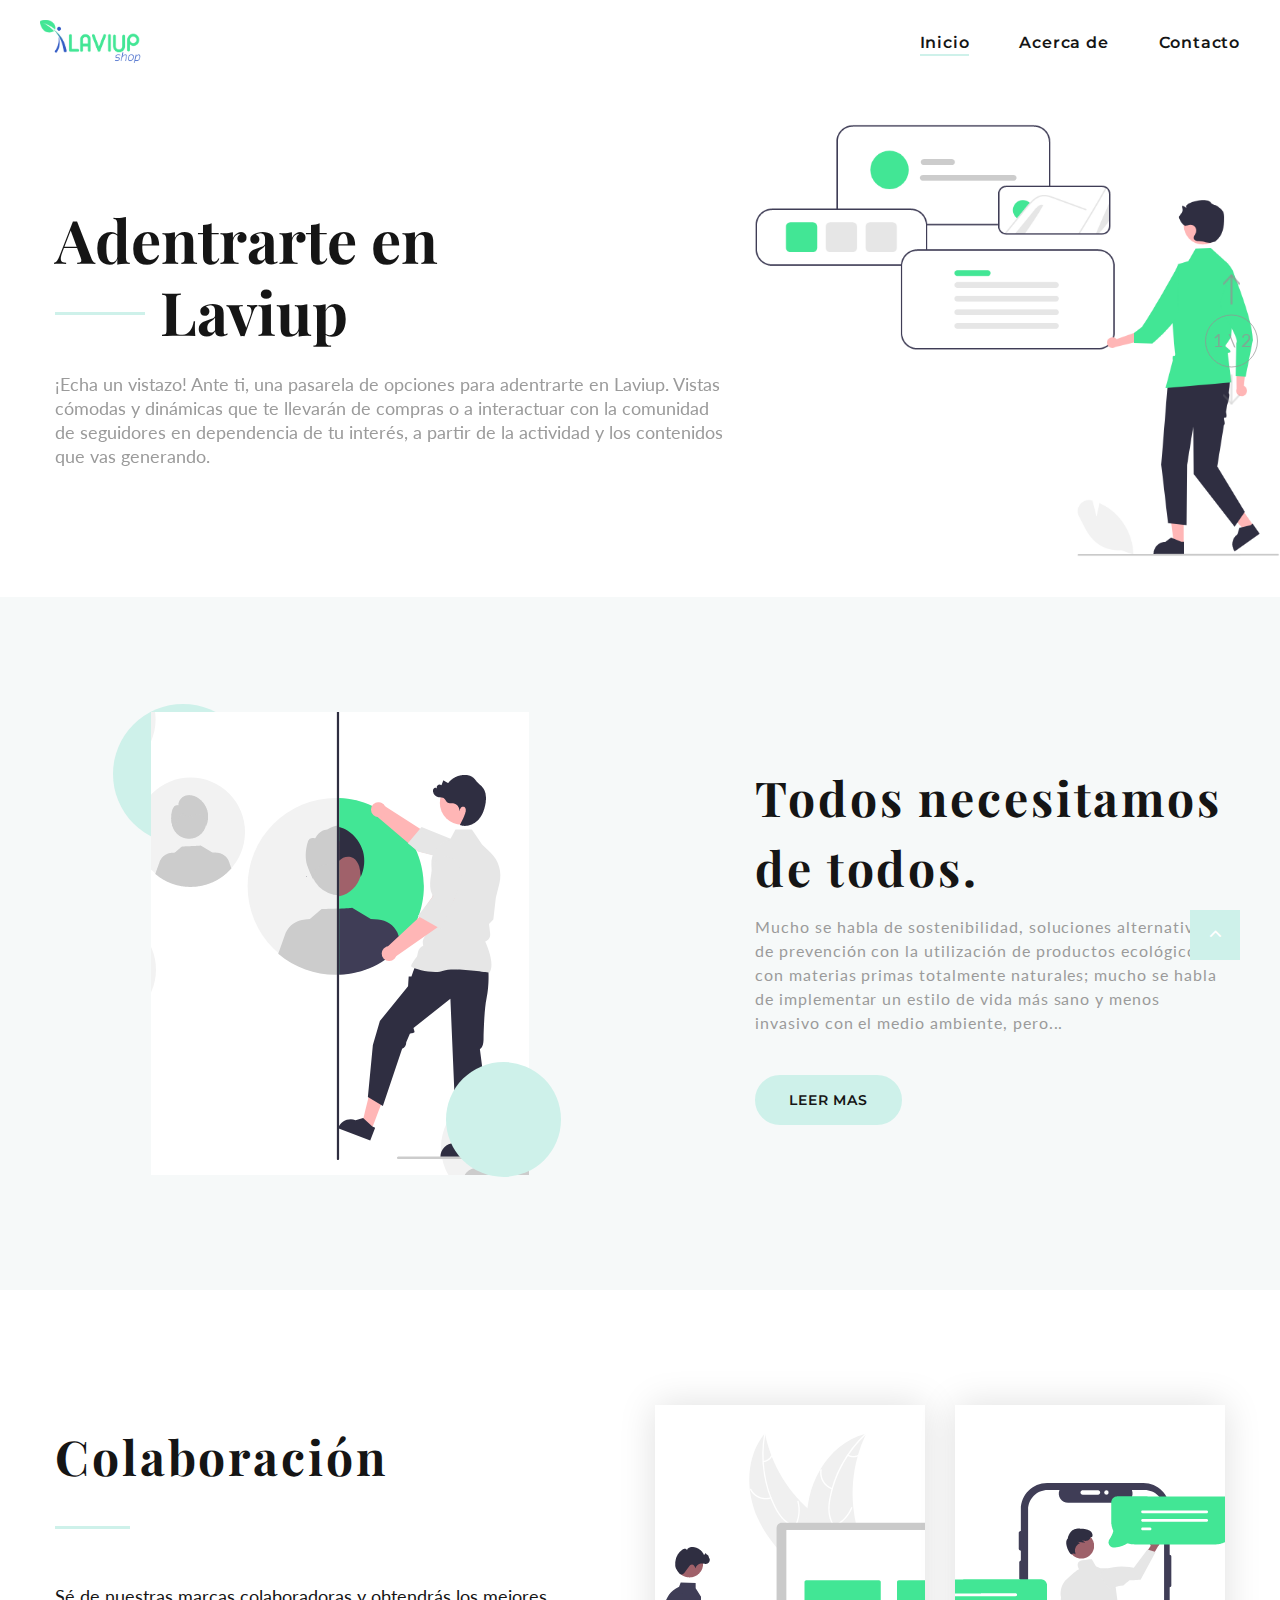
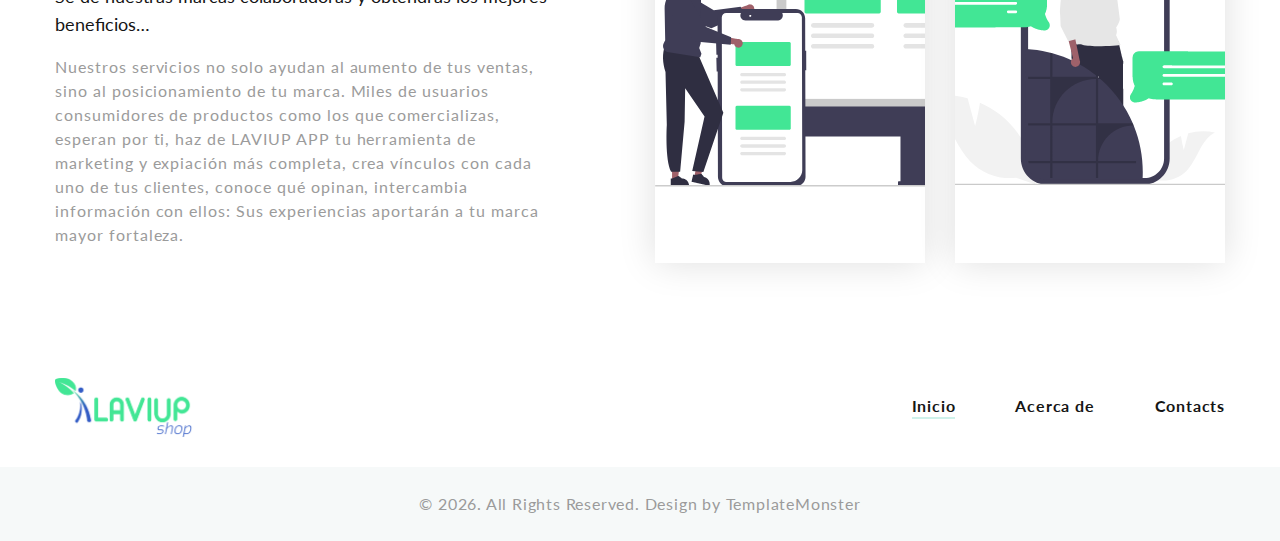
<file: index.html>
<!-- Page Title--><!DOCTYPE html>
<html class="wide wow-animation" lang="en">
  <head>
    <title>Laviup Shop</title>
    <meta name="format-detection" content="telephone=no">
    <meta name="viewport" content="width=device-width, height=device-height, initial-scale=1.0, maximum-scale=1.0, user-scalable=0">
    <meta http-equiv="X-UA-Compatible" content="IE=edge">
    <meta charset="utf-8">
    <link rel="icon" href="images/favicon.ico" type="image/x-icon">
    <!-- Stylesheets-->
    <link rel="stylesheet" type="text/css" href="//fonts.googleapis.com/css?family=Lato:300i,400,400i,700%7CMontserrat:400,500,600,700%7CPlayfair+Display:400,700,700i%7COswald:400,700,700i">
    <link rel="stylesheet" href="css/bootstrap.css">
    <link rel="stylesheet" href="css/fonts.css">
    <link rel="stylesheet" href="css/style.css">
    <style>.ie-panel{display: none;background: #212121;padding: 10px 0;box-shadow: 3px 3px 5px 0 rgba(0,0,0,.3);clear: both;text-align:center;position: relative;z-index: 1;} html.ie-10 .ie-panel, html.lt-ie-10 .ie-panel {display: block;}</style>
  </head>
  <body>
    <div class="ie-panel"><a href="http://windows.microsoft.com/en-US/internet-explorer/"><img src="images/ie8-panel/warning_bar_0000_us.jpg" height="42" width="820" alt="You are using an outdated browser. For a faster, safer browsing experience, upgrade for free today."></a></div>
    <div class="preloader">
      <div class="preloader-body"> 
        <div class="cssload-jumping"><span></span><span></span><span></span><span></span><span></span></div>
      </div>
    </div>
    <div class="page">
      <!-- Page Header-->
      <header class="section page-header">
        <!-- RD Navbar-->
        <div class="rd-navbar-wrap">
          <nav class="rd-navbar rd-navbar-classic" data-layout="rd-navbar-fixed" data-sm-layout="rd-navbar-fixed" data-md-layout="rd-navbar-fixed" data-md-device-layout="rd-navbar-fixed" data-lg-layout="rd-navbar-static" data-lg-device-layout="rd-navbar-static" data-xl-layout="rd-navbar-static" data-xl-device-layout="rd-navbar-static" data-lg-stick-up-offset="46px" data-xl-stick-up-offset="46px" data-xxl-stick-up-offset="46px" data-lg-stick-up="true" data-xl-stick-up="true" data-xxl-stick-up="true">
            <div class="rd-navbar-collapse-toggle rd-navbar-fixed-element-1" data-rd-navbar-toggle=".rd-navbar-collapse"><span></span></div>
            <div class="rd-navbar-main-outer">
              <div class="rd-navbar-main">
                <!-- RD Navbar Panel-->
                <div class="rd-navbar-panel">
                  <!-- RD Navbar Toggle-->
                  <button class="rd-navbar-toggle" data-rd-navbar-toggle=".rd-navbar-nav-wrap"><span></span></button>
                  <!-- RD Navbar Brand-->
                  <div class="rd-navbar-brand"><a class="brand" href="index.html"><img src="images/pics/logo.png" alt="" width="257" height="84"/></a></div>
                </div>
                <div class="rd-navbar-main-element">
                  <div class="rd-navbar-nav-wrap">
                    <!-- RD Navbar Nav-->
                    <ul class="rd-navbar-nav">
                      <li class="rd-nav-item active"><a class="rd-nav-link" href="index.html">Inicio</a>
                      </li>
                      <li class="rd-nav-item"><a class="rd-nav-link" href="about-us.html">Acerca de</a>
                      </li>
                      <li class="rd-nav-item"><a class="rd-nav-link" href="contacts.html">Contacto</a>
                      </li>
                    </ul>
                  </div>
                </div>
              </div>
            </div>
          </nav>
        </div>
      </header>
      <!-- Swiper-->
      <section class="section swiper-container swiper-slider swiper-slider-1 slider-scale-effect" data-loop="false" data-autoplay="5500" data-simulate-touch="false" data-slide-effect="fade">
        <div class="swiper-wrapper">
          <div class="swiper-slide slide-bg-1">
            <div class="slide-bg swiper-white-filter" style="background-image: url(&quot;images/pics/1.png&quot;)"></div>
            <div class="swiper-slide-caption section-md">
              <div class="container">
                <div class="row">
                  <div class="col-sm-10 col-lg-8 col-xl-7">
                    <h1 class="heading-decorate" data-caption-animate="fadeInUp" data-caption-delay="100">Adentrarte en<br><span class="divider"></span>Laviup
                    </h1>
                    <p class="lead" data-caption-animate="fadeInUp" data-caption-delay="250">
                      ¡Echa un vistazo! Ante ti, una pasarela de opciones para adentrarte en Laviup. Vistas cómodas y dinámicas que te llevarán de compras o a interactuar con la comunidad de seguidores en dependencia de tu interés, a partir de la actividad y los contenidos que vas generando.
                    </p>
                  </div>
                </div>
              </div>
            </div>
          </div>
          <div class="swiper-slide slide-bg-2">
            <div class="slide-bg swiper-white-filter" style="background-image: url(&quot;images/pics/2.png&quot;)"></div>
            <div class="swiper-slide-caption section-md">
              <div class="container">
                <div class="row">
                  <div class="col-md-10 col-lg-8 col-xl-7">
                    <h1 class="heading-decorate" data-caption-animate="fadeInUp" data-caption-delay="100">Adquirir el producto orgánico que necesitas</h1>
                    <p class="lead" data-caption-animate="fadeInUp" data-caption-delay="250">
                      Familiarizarte con nuestras marcas, compartir tus experiencias,  opinar, reaccionar… son de las funciones que te ofrecemos en este espacio comercial completamente virtual. 
                    </p>
                  </div>
                </div>
              </div>
            </div>
          </div>

        </div>
        <!-- Swiper Pagination-->
        <div class="swiper-pagination"></div>
        <div class="swiper-counter"></div>
        <!-- Swiper Navigation-->
        <div class="swiper-button-prev">
          <svg version="1.1" xmlns="http://www.w3.org/2000/svg" xmlns:xlink="http://www.w3.org/1999/xlink" x="0px" y="0px" width="17px" height="30px" viewbox="0 0 17 30" enable-background="new 0 0 17 30" xml:space="preserve">
            <g>
              <defs>
                <rect id="SVGID_111_" width="17" height="30"></rect>
              </defs>
              <clippath id="SVGID_2222_">
                <use xlink:href="#SVGID_111_" overflow="visible"></use>
              </clippath>
              <line clip-path="url(#SVGID_2222_)" fill="none" stroke-width="2" stroke-linecap="round" stroke-linejoin="round" stroke-miterlimit="10" x1="8.5" y1="0.833" x2="8.5" y2="29.167"></line>
              <polyline clip-path="url(#SVGID_2222_)" fill="none" stroke-width="2" stroke-linecap="round" stroke-linejoin="round" stroke-miterlimit="10" points="									    16.15,20.833 8.5,29.167 0.85,20.833 	"></polyline>
            </g>
          </svg>
        </div>
        <div class="swiper-button-next">
          <svg version="1.1" xmlns="http://www.w3.org/2000/svg" xmlns:xlink="http://www.w3.org/1999/xlink" x="0px" y="0px" width="17px" height="30px" viewbox="0 0 17 30" enable-background="new 0 0 17 30" xml:space="preserve">
            <g>
              <defs>
                <rect id="SVGID_1_" width="17" height="30"></rect>
              </defs>
              <clippath id="SVGID_2_">
                <use xlink:href="#SVGID_1_" overflow="visible"></use>
              </clippath>
              <line clip-path="url(#SVGID_2_)" fill="none" stroke-width="2" stroke-linecap="round" stroke-linejoin="round" stroke-miterlimit="10" x1="8.5" y1="29.167" x2="8.5" y2="0.833"></line>
              <polyline clip-path="url(#SVGID_2_)" fill="none" stroke-width="2" stroke-linecap="round" stroke-linejoin="round" stroke-miterlimit="10" points="									    0.85,9.167 8.5,0.833 16.15,9.167 	"></polyline>
            </g>
          </svg>
        </div>
      </section>
      <section class="section section-lg bg-gray-100">
        <div class="container">
          <div class="row row-50 align-items-lg-center justify-content-xl-between">
            <div class="col-lg-6 text-center">
              <div class="block-parallax-element"><span class="prev-element" data-parallax-scroll="{&quot;y&quot;: -30, &quot;x&quot;: 0,  &quot;smoothness&quot;: 50 }"></span><img src="images/pics/home1.png" alt="" width="378" height="463"/><span class="next-element" data-parallax-scroll="{&quot;y&quot;: 30, &quot;x&quot;: 0,  &quot;smoothness&quot;: 50 }"></span>
              </div>
            </div>
            <div class="col-lg-6 col-xl-5">
              <h2 class="heading-decorate">Todos necesitamos de todos.
              </h2>
              <p id="text-short" class="text-spacing-60">
                
              </p>
              <button id="btn-more" type="button" class="button button-primary">Leer mas</button>
            </div>
          </div>
        </div>
      </section>
      <section class="section section-lg bg-default">
        <div class="container">
          <div class="row row-50 align-items-lg-center justify-content-xl-between">
            <div class="col-lg-6">
              <div class="block-xs">
                <h2 class="heading-decorate"> Colaboración<br><span class="divider"></span>                </h2>
                <p class="big text-gray-800">
                  Sé de nuestras marcas colaboradoras y obtendrás los mejores beneficios…
                  <p>
                  <p class="text-spacing-60">
                    Nuestros servicios no solo ayudan al aumento de tus ventas, sino al posicionamiento de tu marca. Miles de usuarios consumidores de productos como los que comercializas, esperan por ti, haz de LAVIUP APP tu herramienta de marketing y expiación más completa, crea vínculos con cada uno de tus clientes, conoce qué opinan, intercambia información con ellos: Sus experiencias aportarán a tu marca mayor fortaleza.
                  </p>
              </div>
            </div>
            <div class="col-lg-6">
              <div class="box-images-classic">
                <div class="row row-30">
                  <div class="col-6">
                    <div class="box-image-item" data-parallax-scroll="{&quot;y&quot;: 0, &quot;x&quot;: -20,  &quot;smoothness&quot;: 30 }"><img src="images/pics/3.png" alt="" width="270" height="458"/>
                    </div>
                  </div>
                  <div class="col-6">
                    <div class="box-image-item" data-parallax-scroll="{&quot;y&quot;: 0, &quot;x&quot;: 20,  &quot;smoothness&quot;: 30 }"><img src="images/pics/4.png" alt="" width="270" height="458"/>
                    </div>
                  </div>
                </div>
              </div>
            </div>
          </div>
        </div>
      </section>
      <footer class="section bg-default section-xs-type-1 footer-minimal">
        <div class="container">
          <div class="row row-30 align-items-lg-center justify-content-lg-between">
            <div class="col-lg-2">
              <div class="footer-brand"><a href="index.html"><img src="images/pics/logo.png" alt="" width="257" height="84"/></a></div>
            </div>
            <div class="col-lg-10">
              <div class="footer-nav">
                <ul class="rd-navbar-nav">
                  <li class="rd-nav-item active"><a class="rd-nav-link" href="index.html">Inicio</a></li>
                  <li class="rd-nav-item"><a class="rd-nav-link" href="about-us.html">Acerca de</a></li>
                  <li class="rd-nav-item"><a class="rd-nav-link" href="contacts.html">Contacts</a></li>
                </ul>
              </div>
            </div>
          </div>
        </div>
      </footer>
      <section class="bg-gray-100 section-xs text-center">
        <div class="container">
          <p class="rights"><span>&copy;&nbsp;</span><span class="copyright-year"></span>. All Rights Reserved. Design by <a href="https://www.templatemonster.com">TemplateMonster</a></p>
        </div>
      </section>
    </div>
    <!-- Global Mailform Output-->
    <div class="snackbars" id="form-output-global"></div>
    <!-- Javascript-->
    <script src="js/core.min.js"></script>
    <script src="js/script.js"></script>
    <script>
      $(document).ready(()=>{
        $('#text-short').html('Mucho se habla de sostenibilidad, soluciones alternativas, de prevención con la utilización de productos ecológicos y con materias primas totalmente naturales; mucho se habla de implementar un estilo de vida más sano y menos invasivo con el medio ambiente, pero... ')

        var more = false;
        $('#btn-more').click(()=>{
          if(!more){
            more  = true;
            $('#btn-more').html("Menos")
            $('#text-short').html('Mucho se habla de sostenibilidad, soluciones alternativas, de prevención con la utilización de productos ecológicos y con materias primas totalmente naturales; mucho se habla de implementar un estilo de vida más sano y menos invasivo con el medio ambiente, pero, ¿Por qué cada una de esas soluciones son vistas como acciones independientes?¿Por qué no se incluye a la población en general como parte activa del reaprendizaje que presupone un estilo de vida más consciente? ¿Por qué en lugar de difundir problemáticas o soluciones a las mismas, no existe ningún mecanismo rector, más allá del gobierno, que funcione como hilo conductor entre la solución y quienes ocasionamos la mayor parte del problema?¿Por que existe tanto distanciamiento entre quienes promueven soluciones alternativas a lo que hoy esta extremadamente monopolizado?¿Por qué la moda, el entretenimiento, el deporte, la alimentación, la cosmética, la parafarmacia, la automisión, la cultura, por solo mencionar algunos factores determinantes e influyentes, no trabajan codo a codo, independientemente de su sector, para buscar la creación de una conciencia cívica y asi crecer ellos mismos como marcas?')
          }
          else{
            more  = false;
            $('#btn-more').html("Leer mas")
            $('#text-short').html('Mucho se habla de sostenibilidad, soluciones alternativas, de prevención con la utilización de productos ecológicos y con materias primas totalmente naturales; mucho se habla de implementar un estilo de vida más sano y menos invasivo con el medio ambiente, pero... ')
          }
        })
      })
    </script>
  </body>
</html>
</file>
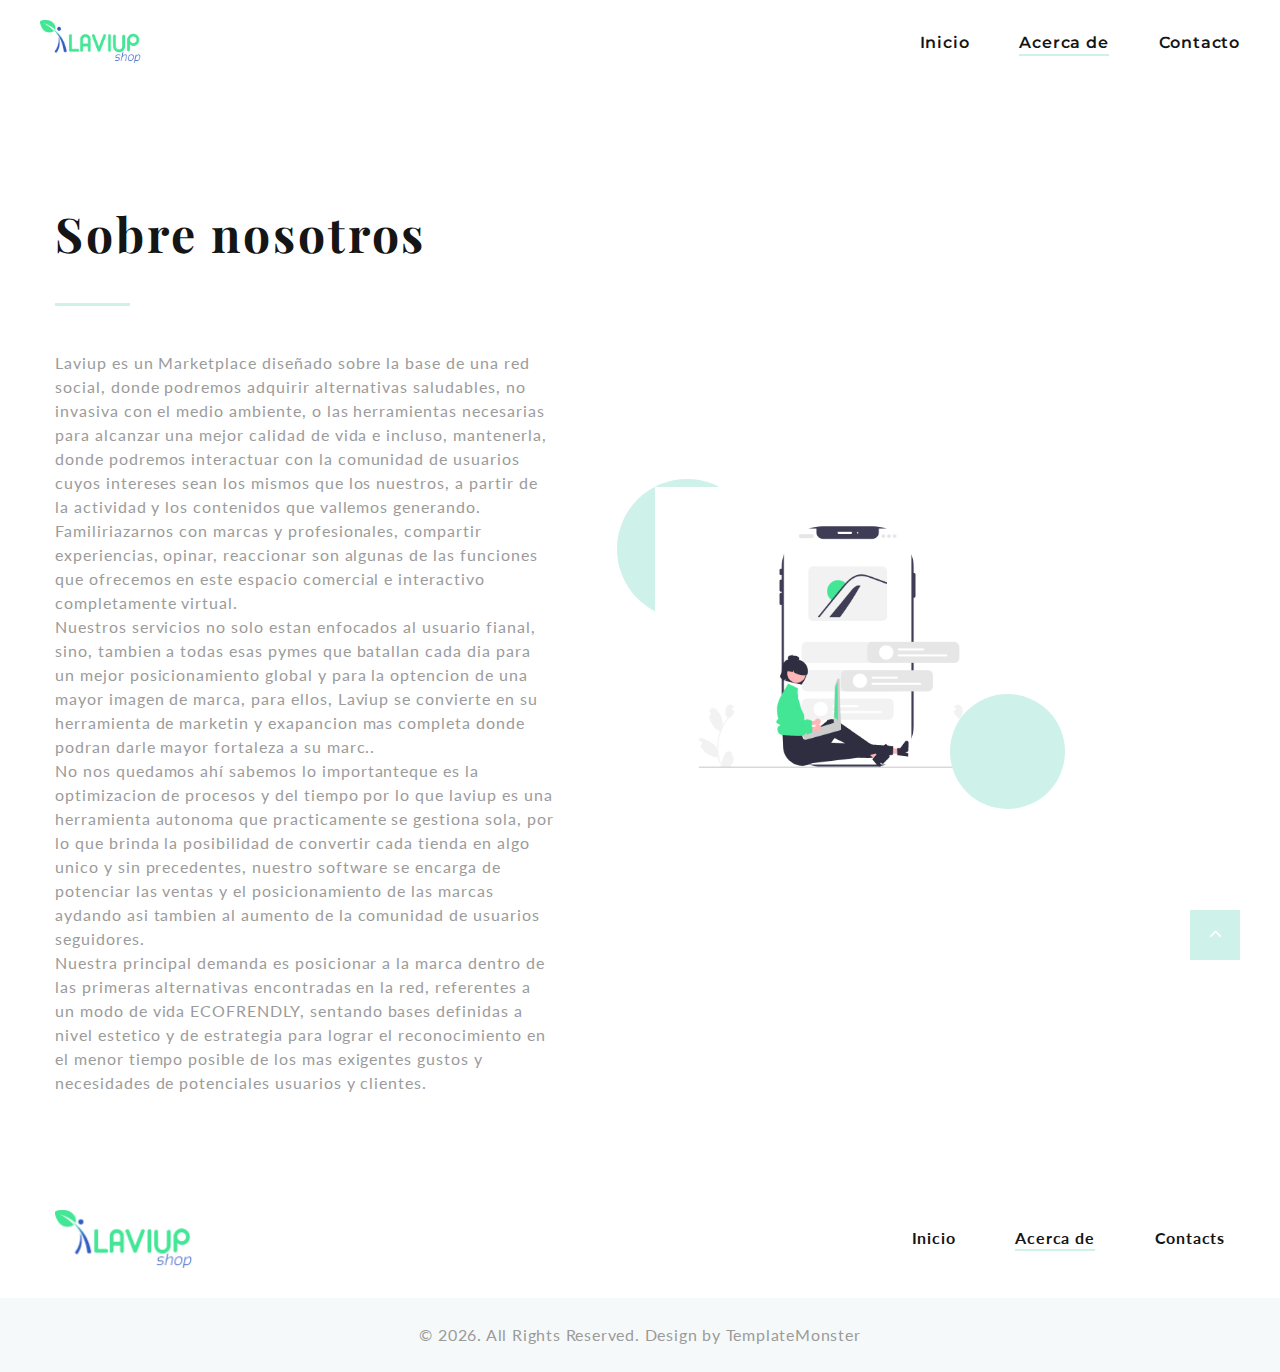
<file: about-us.html>
<!-- Page Title--><!DOCTYPE html>
<html class="wide wow-animation" lang="en">
  <head>
    <title>Laviup Shop</title>
    <meta name="format-detection" content="telephone=no">
    <meta name="viewport" content="width=device-width, height=device-height, initial-scale=1.0, maximum-scale=1.0, user-scalable=0">
    <meta http-equiv="X-UA-Compatible" content="IE=edge">
    <meta charset="utf-8">
    <link rel="icon" href="images/favicon.ico" type="image/x-icon">
    <!-- Stylesheets-->
    <link rel="stylesheet" type="text/css" href="//fonts.googleapis.com/css?family=Lato:300i,400,400i,700%7CMontserrat:400,500,600,700%7CPlayfair+Display:400,700,700i%7COswald:400,700,700i">
    <link rel="stylesheet" href="css/bootstrap.css">
    <link rel="stylesheet" href="css/fonts.css">
    <link rel="stylesheet" href="css/style.css">
    <style>.ie-panel{display: none;background: #212121;padding: 10px 0;box-shadow: 3px 3px 5px 0 rgba(0,0,0,.3);clear: both;text-align:center;position: relative;z-index: 1;} html.ie-10 .ie-panel, html.lt-ie-10 .ie-panel {display: block;}</style>
  </head>
  <body>
    <div class="ie-panel"><a href="http://windows.microsoft.com/en-US/internet-explorer/"><img src="images/ie8-panel/warning_bar_0000_us.jpg" height="42" width="820" alt="You are using an outdated browser. For a faster, safer browsing experience, upgrade for free today."></a></div>
    <div class="preloader">
      <div class="preloader-body"> 
        <div class="cssload-jumping"><span></span><span></span><span></span><span></span><span></span></div>
      </div>
    </div>
    <div class="page">
      <!-- Page Header-->
      <header class="section page-header">
        <!-- RD Navbar-->
        <div class="rd-navbar-wrap">
          <nav class="rd-navbar rd-navbar-classic" data-layout="rd-navbar-fixed" data-sm-layout="rd-navbar-fixed" data-md-layout="rd-navbar-fixed" data-md-device-layout="rd-navbar-fixed" data-lg-layout="rd-navbar-static" data-lg-device-layout="rd-navbar-static" data-xl-layout="rd-navbar-static" data-xl-device-layout="rd-navbar-static" data-lg-stick-up-offset="46px" data-xl-stick-up-offset="46px" data-xxl-stick-up-offset="46px" data-lg-stick-up="true" data-xl-stick-up="true" data-xxl-stick-up="true">
            <div class="rd-navbar-collapse-toggle rd-navbar-fixed-element-1" data-rd-navbar-toggle=".rd-navbar-collapse"><span></span></div>
            <div class="rd-navbar-main-outer">
              <div class="rd-navbar-main">
                <!-- RD Navbar Panel-->
                <div class="rd-navbar-panel">
                  <!-- RD Navbar Toggle-->
                  <button class="rd-navbar-toggle" data-rd-navbar-toggle=".rd-navbar-nav-wrap"><span></span></button>
                  <!-- RD Navbar Brand-->
                  <div class="rd-navbar-brand"><a class="brand" href="index.html"><img src="images/pics/logo.png" alt="" width="257" height="84"/></a></div>
                </div>
                <div class="rd-navbar-main-element">
                  <div class="rd-navbar-nav-wrap">
                    <!-- RD Navbar Nav-->
                    <ul class="rd-navbar-nav">
                      <li class="rd-nav-item"><a class="rd-nav-link" href="index.html">Inicio</a>
                      </li>
                      <li class="rd-nav-item active"><a class="rd-nav-link" href="about-us.html">Acerca de</a>
                      </li>
                      <li class="rd-nav-item"><a class="rd-nav-link" href="contacts.html">Contacto</a>
                      </li>
                    </ul>
                  </div>
                </div>
              </div>
            </div>
          </nav>
        </div>
      </header>
      <!-- Swiper-->
      <section class="section section-lg bg-default">
        <div class="container">
          <div class="row row-50 align-items-lg-center justify-content-xl-between">
            <div class="col-lg-6">
              <div class="block-xs">
                <h2 class="heading-decorate"> Sobre nosotros<br><span class="divider"></span>                </h2>
                  <p class="text-spacing-60" >
                      Laviup es un Marketplace diseñado sobre la base de una red social, donde podremos adquirir alternativas saludables, no invasiva con el medio ambiente, o las herramientas necesarias para alcanzar una mejor calidad de vida e incluso, mantenerla, donde podremos interactuar con la comunidad de usuarios cuyos intereses sean los mismos que los nuestros, a partir de la actividad y los contenidos que vallemos generando. Familiriazarnos con marcas y profesionales, compartir experiencias, opinar, reaccionar son algunas de las funciones que ofrecemos en este espacio comercial e interactivo completamente virtual. <br>
                      Nuestros servicios no solo estan enfocados al usuario fianal, sino, tambien a todas esas pymes que batallan cada dia para un mejor posicionamiento global y para la optencion de una mayor imagen de marca, para ellos, Laviup se convierte en su  herramienta de marketin y exapancion mas completa donde podran darle  mayor fortaleza a su marc.. <br>
                      No nos quedamos ahí sabemos lo importanteque es la optimizacion de procesos y del tiempo por lo que laviup es una herramienta autonoma que practicamente se gestiona sola,  por lo que brinda la posibilidad de convertir cada tienda en algo unico y sin precedentes, nuestro software se encarga de potenciar las ventas y el posicionamiento de las marcas aydando asi tambien al aumento de la comunidad de usuarios seguidores. <br>
                      Nuestra principal demanda es posicionar a la marca dentro de las primeras alternativas encontradas en la red, referentes a un modo de vida ECOFRENDLY, sentando bases definidas a nivel estetico y de estrategia para lograr el reconocimiento en el menor tiempo posible de los mas exigentes gustos y necesidades  de potenciales usuarios y clientes. <br>
                  </p>
              </div>
            </div>
            <div class="col-lg-6">
              <div class="block-parallax-element"><span class="prev-element" data-parallax-scroll="{&quot;y&quot;: -30, &quot;x&quot;: 0,  &quot;smoothness&quot;: 50 }"></span><img src="images/pics/5.png" alt="" width="378" height="463"/><span class="next-element" data-parallax-scroll="{&quot;y&quot;: 30, &quot;x&quot;: 0,  &quot;smoothness&quot;: 50 }"></span>
            </div>
          </div>
        </div>
      </section>
      <footer class="section bg-default section-xs-type-1 footer-minimal">
        <div class="container">
          <div class="row row-30 align-items-lg-center justify-content-lg-between">
            <div class="col-lg-2">
              <div class="footer-brand"><a href="index.html"><img src="images/pics/logo.png" alt="" width="257" height="84"/></a></div>
            </div>
            <div class="col-lg-10">
              <div class="footer-nav">
                <ul class="rd-navbar-nav">
                  <li class="rd-nav-item"><a class="rd-nav-link" href="index.html">Inicio</a></li>
                  <li class="rd-nav-item active"><a class="rd-nav-link" href="about-us.html">Acerca de</a></li>
                  <li class="rd-nav-item"><a class="rd-nav-link" href="contacts.html">Contacts</a></li>
                </ul>
              </div>
            </div>
          </div>
        </div>
      </footer>
      <section class="bg-gray-100 section-xs text-center">
        <div class="container">
          <p class="rights"><span>&copy;&nbsp;</span><span class="copyright-year"></span>. All Rights Reserved. Design by <a href="https://www.templatemonster.com">TemplateMonster</a></p>
        </div>
      </section>
    </div>
    <!-- Global Mailform Output-->
    <div class="snackbars" id="form-output-global"></div>
    <!-- Javascript-->
    <script src="js/core.min.js"></script>
    <script src="js/script.js"></script>
  </body>
</html>
</file>
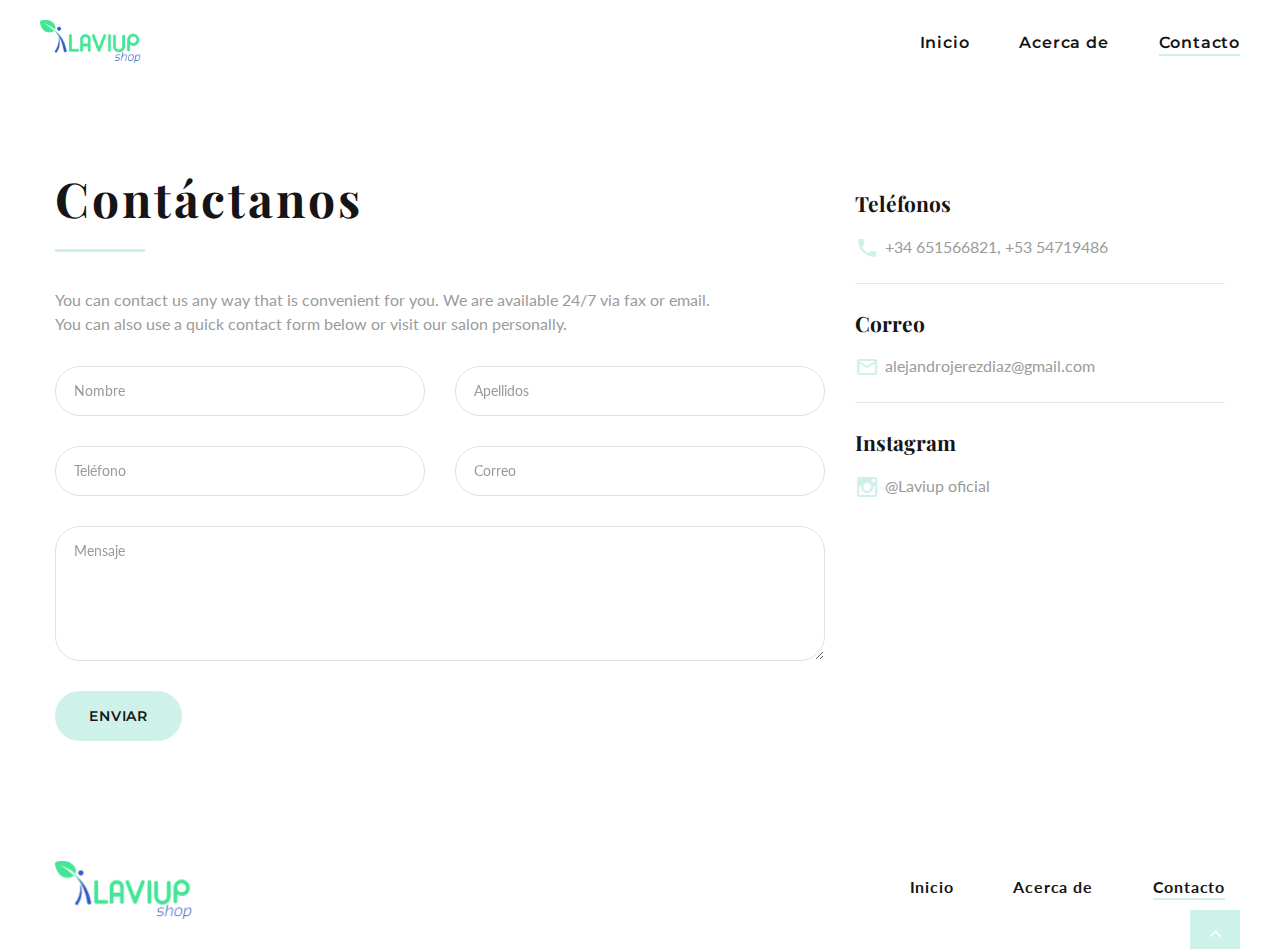
<file: contacts.html>
<!-- Page Title--><!DOCTYPE html>
<html class="wide wow-animation" lang="en">
  <head>
    <title>Laviup Shop</title>
    <meta name="format-detection" content="telephone=no">
    <meta name="viewport" content="width=device-width, height=device-height, initial-scale=1.0, maximum-scale=1.0, user-scalable=0">
    <meta http-equiv="X-UA-Compatible" content="IE=edge">
    <meta charset="utf-8">
    <link rel="icon" href="images/favicon.ico" type="image/x-icon">
    <!-- Stylesheets-->
    <link rel="stylesheet" type="text/css" href="//fonts.googleapis.com/css?family=Lato:300i,400,400i,700%7CMontserrat:400,500,600,700%7CPlayfair+Display:400,700,700i%7COswald:400,700,700i">
    <link rel="stylesheet" href="css/bootstrap.css">
    <link rel="stylesheet" href="css/fonts.css">
    <link rel="stylesheet" href="css/style.css">
    <style>.ie-panel{display: none;background: #212121;padding: 10px 0;box-shadow: 3px 3px 5px 0 rgba(0,0,0,.3);clear: both;text-align:center;position: relative;z-index: 1;} html.ie-10 .ie-panel, html.lt-ie-10 .ie-panel {display: block;}</style>
  </head>
  <body>
    <div class="ie-panel"><a href="http://windows.microsoft.com/en-US/internet-explorer/"><img src="images/ie8-panel/warning_bar_0000_us.jpg" height="42" width="820" alt="You are using an outdated browser. For a faster, safer browsing experience, upgrade for free today."></a></div>
    <div class="preloader">
      <div class="preloader-body"> 
        <div class="cssload-jumping"><span></span><span></span><span></span><span></span><span></span></div>
      </div>
    </div>
    <div class="page">
      <!-- Page Header-->
      <header class="section page-header">
        <!-- RD Navbar-->
        <div class="rd-navbar-wrap">
          <nav class="rd-navbar rd-navbar-classic" data-layout="rd-navbar-fixed" data-sm-layout="rd-navbar-fixed" data-md-layout="rd-navbar-fixed" data-md-device-layout="rd-navbar-fixed" data-lg-layout="rd-navbar-static" data-lg-device-layout="rd-navbar-static" data-xl-layout="rd-navbar-static" data-xl-device-layout="rd-navbar-static" data-lg-stick-up-offset="46px" data-xl-stick-up-offset="46px" data-xxl-stick-up-offset="46px" data-lg-stick-up="true" data-xl-stick-up="true" data-xxl-stick-up="true">
            <div class="rd-navbar-collapse-toggle rd-navbar-fixed-element-1" data-rd-navbar-toggle=".rd-navbar-collapse"><span></span></div>
            <div class="rd-navbar-main-outer">
              <div class="rd-navbar-main">
                <!-- RD Navbar Panel-->
                <div class="rd-navbar-panel">
                  <!-- RD Navbar Toggle-->
                  <button class="rd-navbar-toggle" data-rd-navbar-toggle=".rd-navbar-nav-wrap"><span></span></button>
                  <!-- RD Navbar Brand-->
                  <div class="rd-navbar-brand"><a class="brand" href="index.html"><img src="images/pics/logo.png" alt="" width="257" height="84"/></a></div>
                </div>
                <div class="rd-navbar-main-element">
                  <div class="rd-navbar-nav-wrap">
                    <!-- RD Navbar Nav-->
                    <ul class="rd-navbar-nav">
                      <li class="rd-nav-item"><a class="rd-nav-link" href="index.html">Inicio</a>
                      </li>
                      <li class="rd-nav-item"><a class="rd-nav-link" href="about-us.html">Acerca de</a>
                      </li>
                      <li class="rd-nav-item active"><a class="rd-nav-link" href="contacts.html">Contacto</a>
                      </li>
                    </ul>
                  </div>
                </div>
              </div>
            </div>
          </nav>
        </div>
      </header>
      <!-- Mailform-->
      <section class="section section-md">
        <div class="container">
          <div class="row row-50">
            <div class="col-lg-8">
              <h2>Contáctanos</h2>
              <div class="divider-lg"></div>
              <p>You can contact us any way that is convenient for you. We are available 24/7 via fax or email. <br class="d-none d-lg-inline">You can also use a quick contact form below or visit our salon personally.</p>
              <!-- RD Mailform-->
              <form class="rd-mailform text-left rd-form" data-form-output="form-output-global" data-form-type="contact" method="post" action="bat/rd-mailform.php">
                <div class="row row-30">
                  <div class="col-sm-6">
                    <div class="form-wrap">
                      <label class="form-label" for="contact-name">Nombre</label>
                      <input class="form-input" id="contact-name" type="text" name="name" data-constraints="@Required">
                    </div>
                  </div>
                  <div class="col-sm-6">
                    <div class="form-wrap">
                      <label class="form-label" for="contact-sec-name">Apellidos</label>
                      <input class="form-input" id="contact-sec-name" type="text" name="sec-name" data-constraints="@Required">
                    </div>
                  </div>
                  <div class="col-sm-6">
                    <div class="form-wrap">
                      <label class="form-label" for="contact-phone">Teléfono</label>
                      <input class="form-input" id="contact-phone" type="text" name="phone" data-constraints="@Numeric @Required">
                    </div>
                  </div>
                  <div class="col-sm-6">
                    <div class="form-wrap">
                      <label class="form-label" for="contact-email">Correo</label>
                      <input class="form-input" id="contact-email" type="email" name="email" data-constraints="@Email @Required">
                    </div>
                  </div>
                  <div class="col-12">
                    <div class="form-wrap">
                      <label class="form-label" for="contact-message">Mensaje</label>
                      <textarea class="form-input" id="contact-message" name="message" data-constraints="@Required"></textarea>
                    </div>
                  </div>
                </div>
                <div class="form-button group-sm text-left">
                  <button class="button button-primary" type="submit">Enviar</button>
                </div>
              </form>
            </div>
            <div class="col-lg-4">
              <ul class="contact-list">
                <li>
                  <p class="contact-list-title">Teléfonos</p>
                  <div class="contact-list-content"><span class="icon mdi mdi-phone icon-primary"></span><a href="tel:#">+34 651566821</a><span>, </span><a href="tel:#">+53 54719486 </a></div>
                </li>
                <li>
                  <p class="contact-list-title">Correo</p>
                  <div class="contact-list-content"><span class="icon mdi mdi-email-outline icon-primary"></span><a href="mailto:alejandrojerezdiaz@gmail.com">alejandrojerezdiaz@gmail.com</a></div>
                </li>
                <li>
                  <p class="contact-list-title">Instagram</p>
                  <div class="contact-list-content"><span class="icon mdi mdi-instagram icon-primary"></span>
                    <ul class="list-xs">
                      <li>@Laviup oficial</li>
                    </ul>
                  </div>
                </li>
              </ul>
            </div>
          </div>
        </div>
      </section>
      <footer class="section bg-default section-xs-type-1 footer-minimal">
        <div class="container">
          <div class="row row-30 align-items-lg-center justify-content-lg-between">
            <div class="col-lg-2">
              <div class="footer-brand"><a href="index.html"><img src="images/pics/logo.png" alt="" width="257" height="84"/></a></div>
            </div>
            <div class="col-lg-10">
              <div class="footer-nav">
                <ul class="rd-navbar-nav">
                  <ul class="rd-navbar-nav">
                    <li class="rd-nav-item"><a class="rd-nav-link" href="index.html">Inicio</a>
                    </li>
                    <li class="rd-nav-item"><a class="rd-nav-link" href="about-us.html">Acerca de</a>
                    </li>
                    <li class="rd-nav-item active"><a class="rd-nav-link" href="contacts.html">Contacto</a>
                    </li>
                  </ul>
                </ul> 
              </div>
            </div>
          </div>
        </div>
      </footer>
    </div>
    <!-- Global Mailform Output-->
    <div class="snackbars" id="form-output-global"></div>
    <!-- Javascript-->
    <script src="js/core.min.js"></script>
    <script src="js/script.js"></script>
  </body>
</html>
</file>
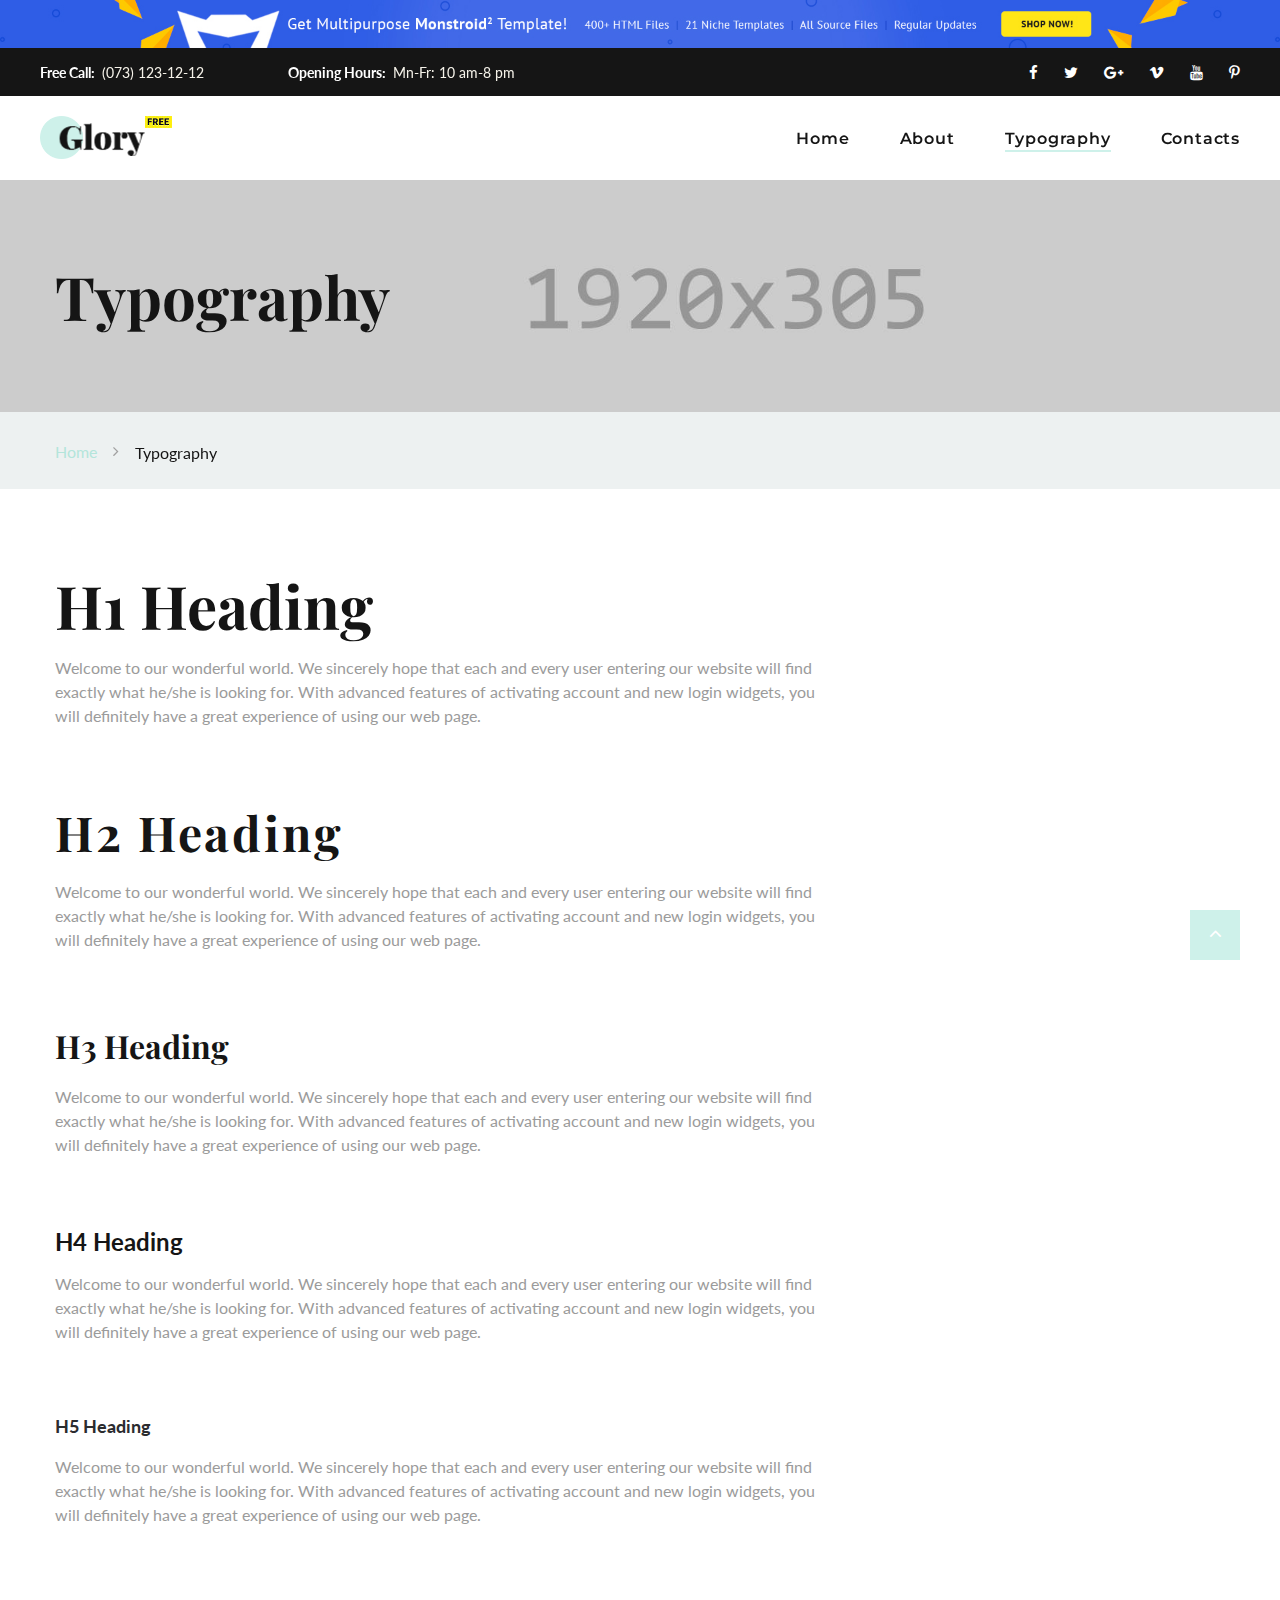
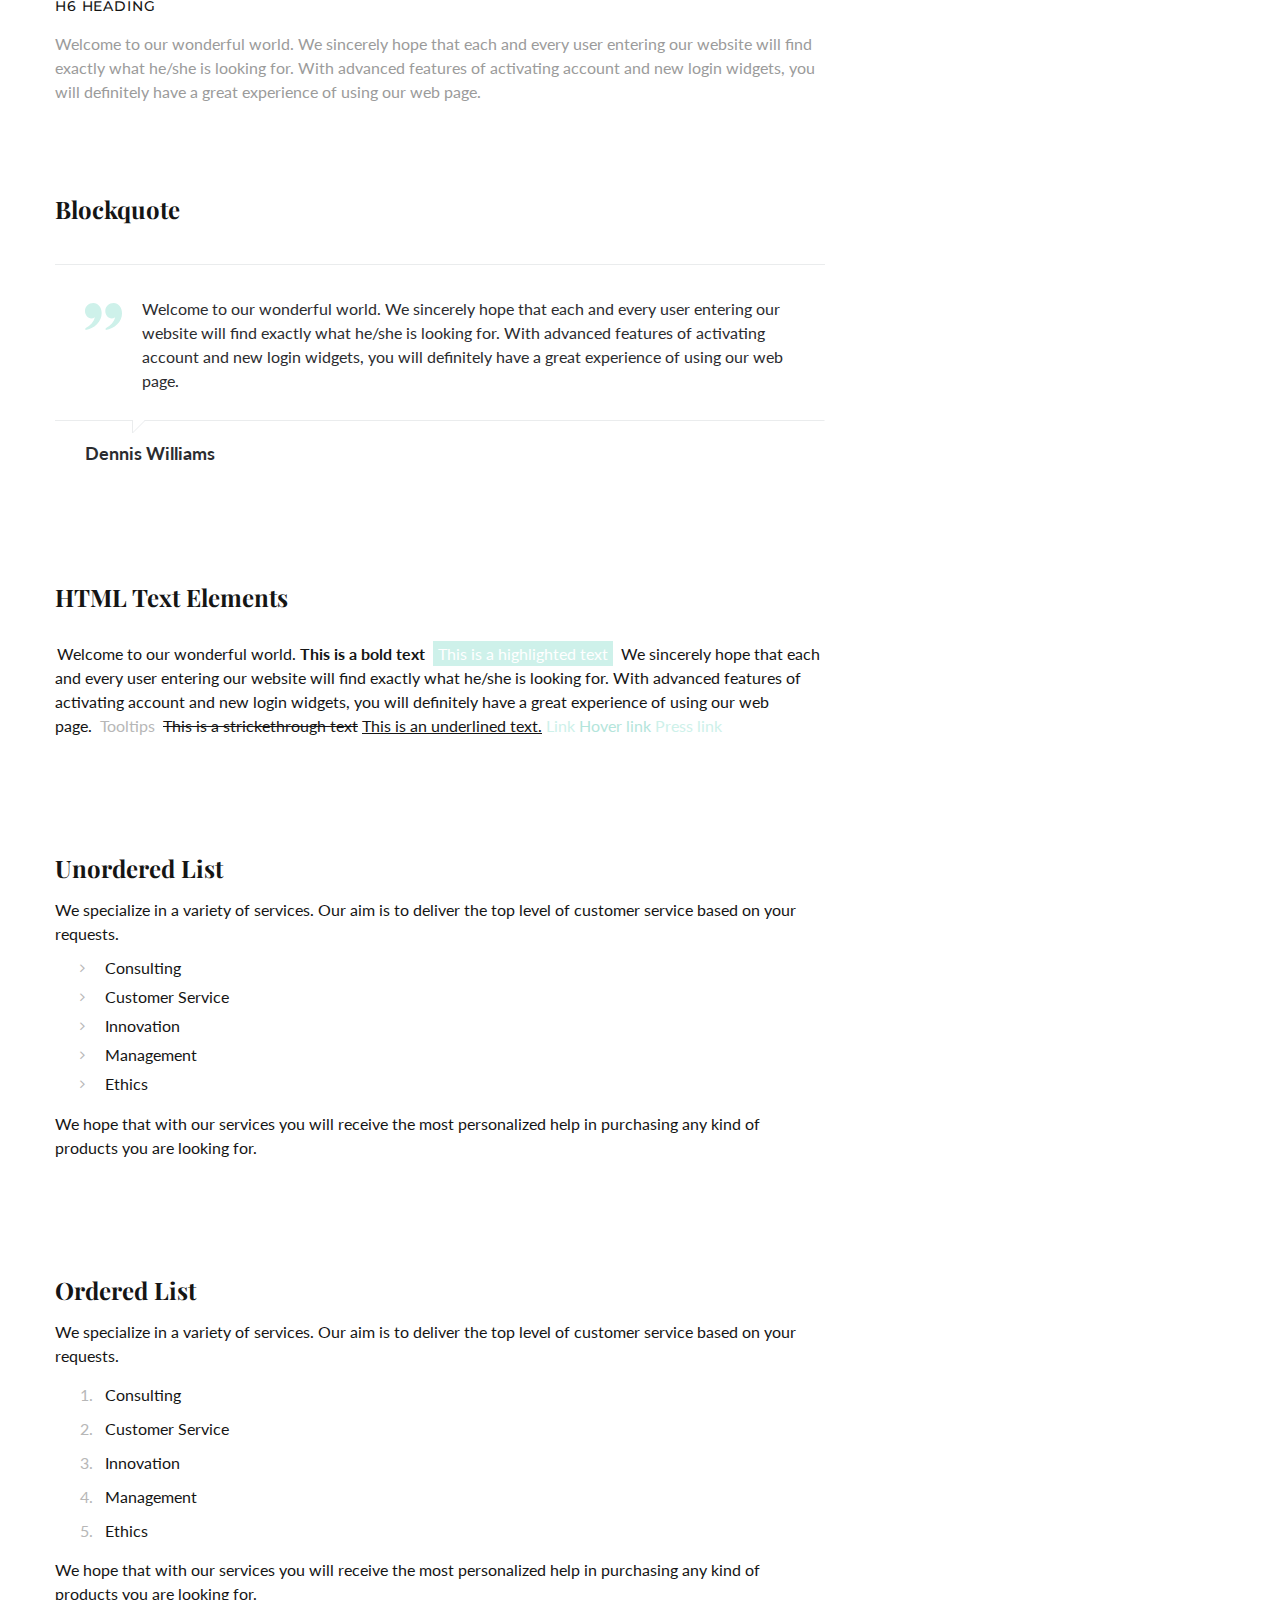
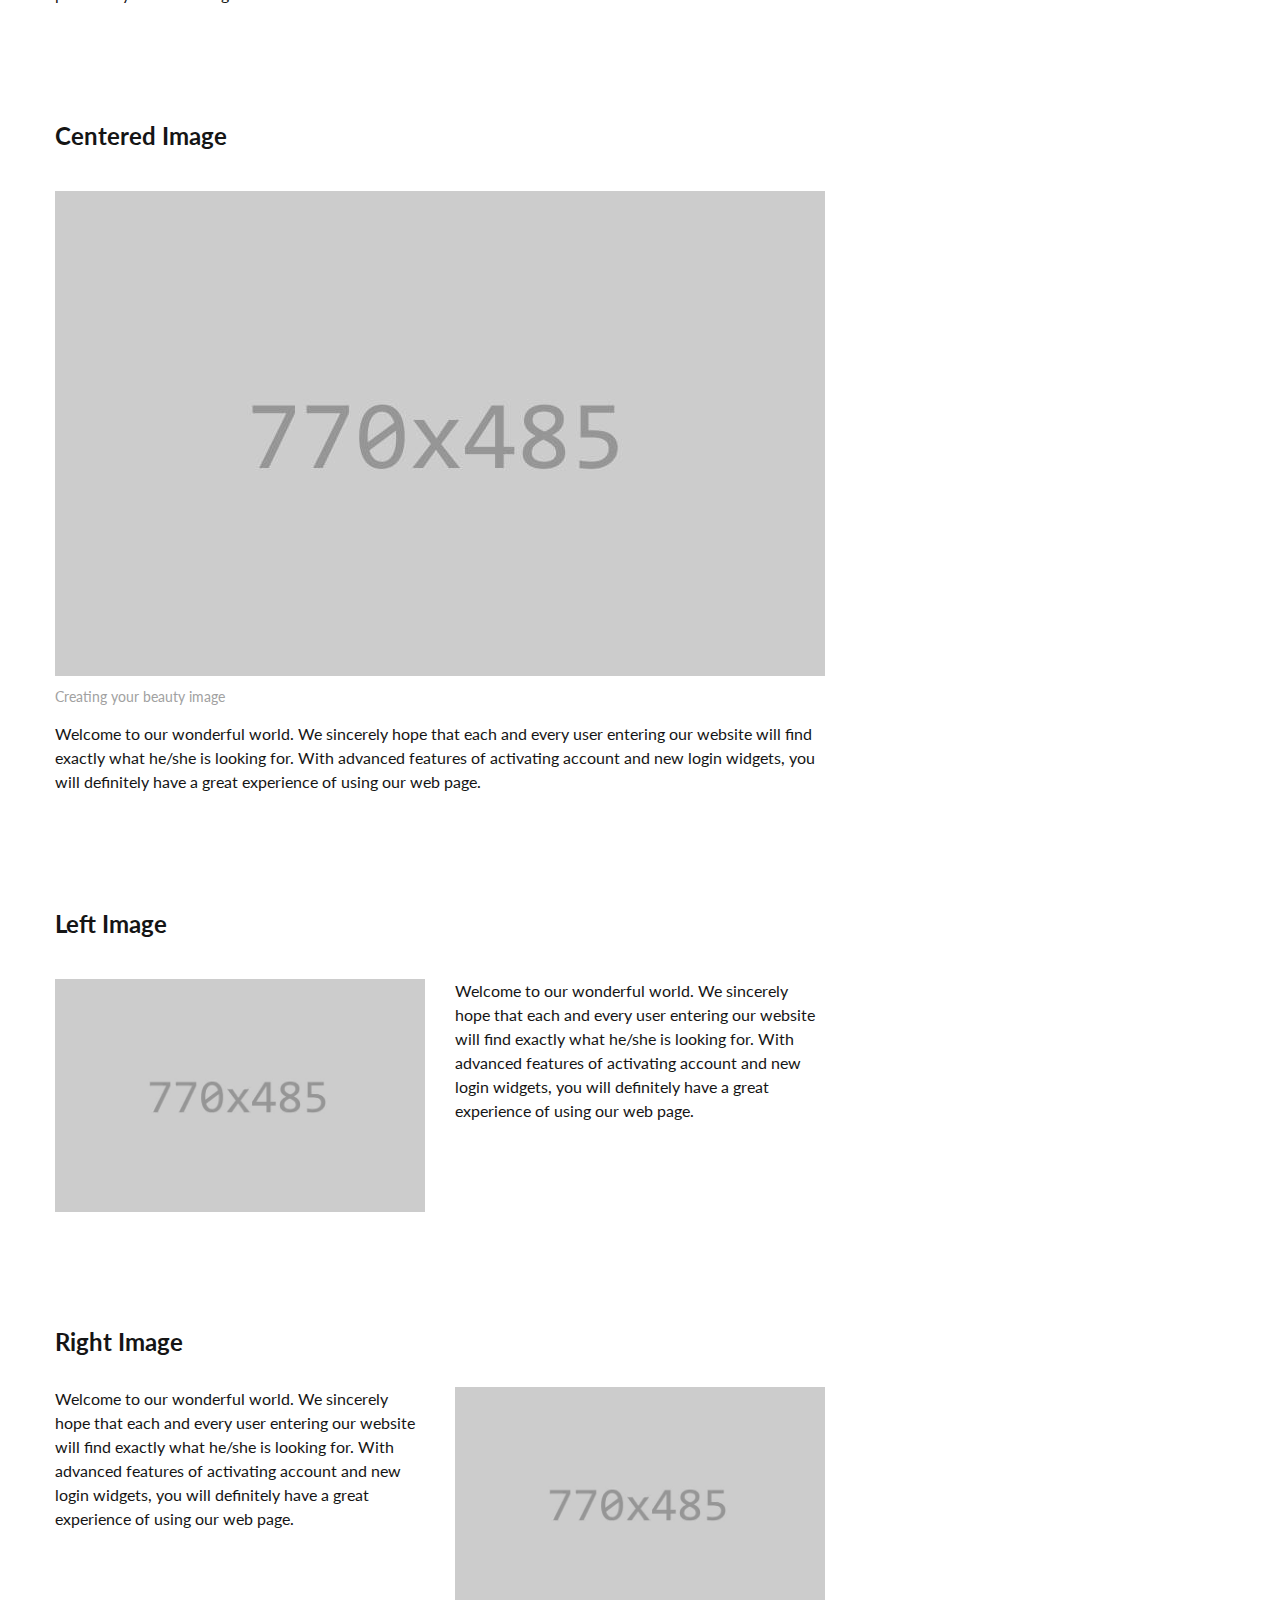
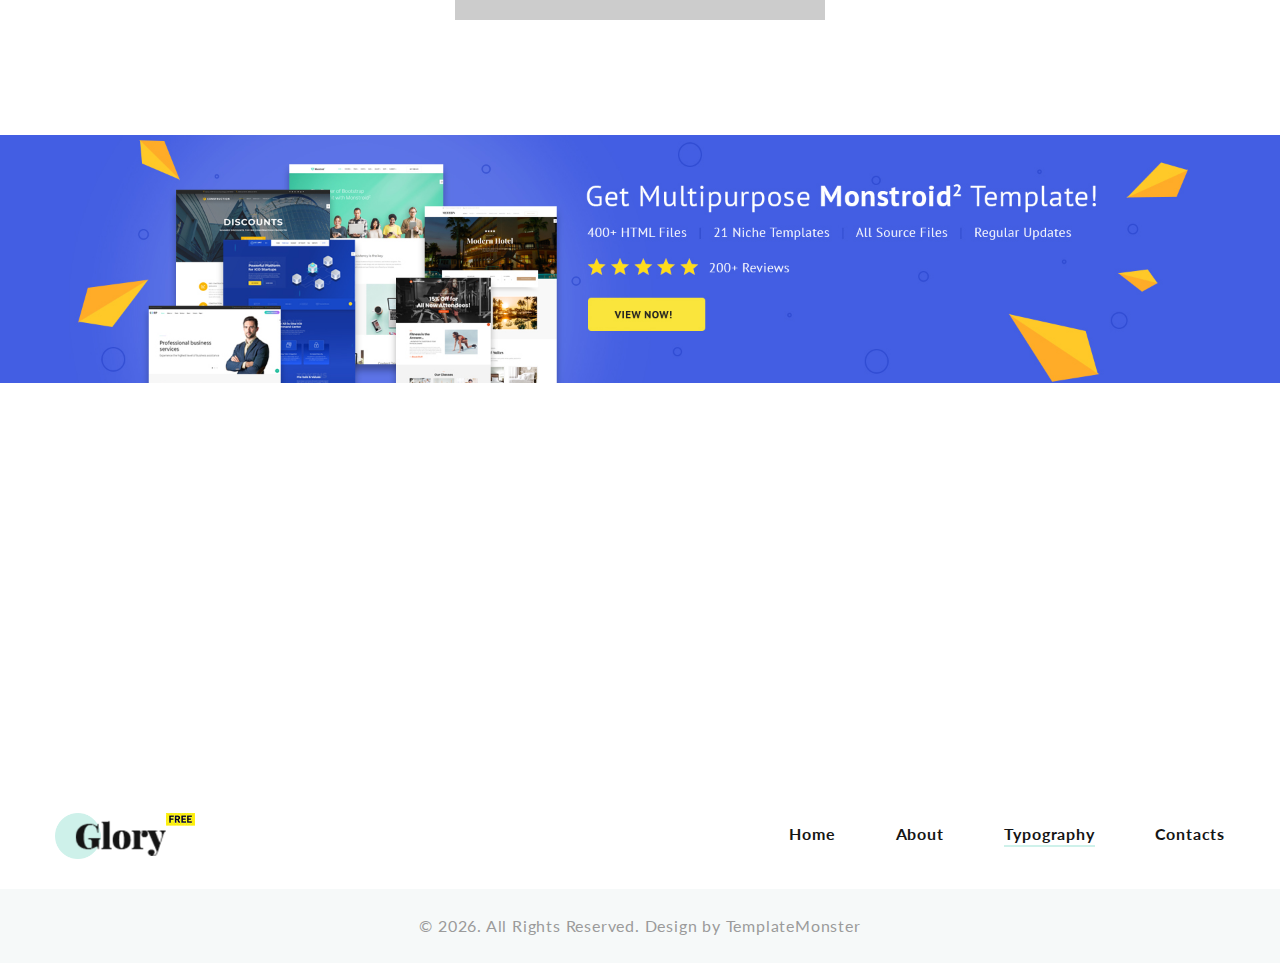
<file: typography.html>
<!-- Page Title--><!DOCTYPE html>
<html class="wide wow-animation" lang="en">
  <head>
    <title>Typography</title>
    <meta name="format-detection" content="telephone=no">
    <meta name="viewport" content="width=device-width, height=device-height, initial-scale=1.0, maximum-scale=1.0, user-scalable=0">
    <meta http-equiv="X-UA-Compatible" content="IE=edge">
    <meta charset="utf-8">
    <link rel="icon" href="images/favicon.ico" type="image/x-icon">
    <!-- Stylesheets-->
    <link rel="stylesheet" type="text/css" href="//fonts.googleapis.com/css?family=Lato:300i,400,400i,700%7CMontserrat:400,500,600,700%7CPlayfair+Display:400,700,700i%7COswald:400,700,700i">
    <link rel="stylesheet" href="css/bootstrap.css">
    <link rel="stylesheet" href="css/fonts.css">
    <link rel="stylesheet" href="css/style.css">
    <style>.ie-panel{display: none;background: #212121;padding: 10px 0;box-shadow: 3px 3px 5px 0 rgba(0,0,0,.3);clear: both;text-align:center;position: relative;z-index: 1;} html.ie-10 .ie-panel, html.lt-ie-10 .ie-panel {display: block;}</style>
  </head>
  <body>
    <div class="ie-panel"><a href="http://windows.microsoft.com/en-US/internet-explorer/"><img src="images/ie8-panel/warning_bar_0000_us.jpg" height="42" width="820" alt="You are using an outdated browser. For a faster, safer browsing experience, upgrade for free today."></a></div>
    <div class="preloader">
      <div class="preloader-body"> 
        <div class="cssload-jumping"><span></span><span></span><span></span><span></span><span></span></div>
      </div>
    </div><a class="banner banner-top" href="https://www.templatemonster.com/website-templates/monstroid2.html" target="_blank"><img src="images/monstroid.jpg" alt="" height="0"></a>
    <div class="page">
      <!-- Page Header-->
      <header class="section page-header">
        <!-- RD Navbar-->
        <div class="rd-navbar-wrap">
          <nav class="rd-navbar rd-navbar-classic" data-layout="rd-navbar-fixed" data-sm-layout="rd-navbar-fixed" data-md-layout="rd-navbar-fixed" data-md-device-layout="rd-navbar-fixed" data-lg-layout="rd-navbar-static" data-lg-device-layout="rd-navbar-static" data-xl-layout="rd-navbar-static" data-xl-device-layout="rd-navbar-static" data-lg-stick-up-offset="46px" data-xl-stick-up-offset="46px" data-xxl-stick-up-offset="46px" data-lg-stick-up="true" data-xl-stick-up="true" data-xxl-stick-up="true">
            <div class="rd-navbar-collapse-toggle rd-navbar-fixed-element-1" data-rd-navbar-toggle=".rd-navbar-collapse"><span></span></div>
            <div class="rd-navbar-aside-outer rd-navbar-collapse">
              <div class="rd-navbar-aside">
                <div class="header-info">
                  <ul class="list-inline list-inline-md">
                    <li>
                      <div class="unit unit-spacing-xs align-items-center">
                        <div class="unit-left font-weight-bold">Free Call:</div>
                        <div class="unit-body"><a href="tel:#">(073) 123-12-12</a></div>
                      </div>
                    </li>
                    <li>
                      <div class="unit unit-spacing-xs align-items-center">
                        <div class="unit-left font-weight-bold">Opening Hours: </div>
                        <div class="unit-body"> Mn-Fr: 10 am-8 pm</div>
                      </div>
                    </li>
                  </ul>
                </div>
                <div class="social-block">
                  <ul class="list-inline">
                    <li><a class="icon fa-facebook" href="#"></a></li>
                    <li><a class="icon fa-twitter" href="#"></a></li>
                    <li><a class="icon fa-google-plus" href="#"></a></li>
                    <li><a class="icon fa-vimeo" href="#"></a></li>
                    <li><a class="icon fa-youtube" href="#"></a></li>
                    <li><a class="icon fa-pinterest-p" href="#"></a></li>
                  </ul>
                </div>
              </div>
            </div>
            <div class="rd-navbar-main-outer">
              <div class="rd-navbar-main">
                <!-- RD Navbar Panel-->
                <div class="rd-navbar-panel">
                  <!-- RD Navbar Toggle-->
                  <button class="rd-navbar-toggle" data-rd-navbar-toggle=".rd-navbar-nav-wrap"><span></span></button>
                  <!-- RD Navbar Brand-->
                  <div class="rd-navbar-brand"><a class="brand" href="index.html"><img src="images/logo-dark-main-257x84.png" alt="" width="257" height="84"/></a></div>
                </div>
                <div class="rd-navbar-main-element">
                  <div class="rd-navbar-nav-wrap">
                    <!-- RD Navbar Nav-->
                    <ul class="rd-navbar-nav">
                      <li class="rd-nav-item"><a class="rd-nav-link" href="index.html">Home</a>
                      </li>
                      <li class="rd-nav-item"><a class="rd-nav-link" href="about-us.html">About</a>
                      </li>
                      <li class="rd-nav-item active"><a class="rd-nav-link" href="typography.html">Typography</a>
                      </li>
                      <li class="rd-nav-item"><a class="rd-nav-link" href="contacts.html">Contacts</a>
                      </li>
                    </ul>
                  </div>
                </div>
              </div>
            </div>
          </nav>
        </div>
      </header>
      <section class="section-page-title" style="background-image: url(images/page-titlte-1-1920x305.jpg); background-size: cover;">
        <div class="container">
          <h1 class="page-title">Typography</h1>
        </div>
      </section>
      <section class="breadcrumbs-custom">
        <div class="container">
          <ul class="breadcrumbs-custom-path">
            <li><a href="index.html">Home</a></li>
            <li class="active">Typography</li>
          </ul>
        </div>
      </section>
      <!-- Base typography -->
      <section class="section section-md bg-default">
        <div class="container">
          <div class="row row-50">
            <div class="col-xl-8">
              <ul class="list-xl">
                <li>
                  <h1>H1 Heading</h1>
                  <p>Welcome to our wonderful world. We sincerely hope that each and every user entering our website will find exactly what he/she is looking for. With advanced features of activating account and new login widgets, you will definitely have a great experience of using our web page.</p>
                </li>
                <li>
                  <h2>H2 Heading</h2>
                  <p>Welcome to our wonderful world. We sincerely hope that each and every user entering our website will find exactly what he/she is looking for. With advanced features of activating account and new login widgets, you will definitely have a great experience of using our web page.</p>
                </li>
                <li>
                  <h3>H3 Heading</h3>
                  <p>Welcome to our wonderful world. We sincerely hope that each and every user entering our website will find exactly what he/she is looking for. With advanced features of activating account and new login widgets, you will definitely have a great experience of using our web page.</p>
                </li>
                <li>
                  <h4>H4 Heading</h4>
                  <p>Welcome to our wonderful world. We sincerely hope that each and every user entering our website will find exactly what he/she is looking for. With advanced features of activating account and new login widgets, you will definitely have a great experience of using our web page.</p>
                </li>
                <li>
                  <h5>H5 Heading</h5>
                  <p>Welcome to our wonderful world. We sincerely hope that each and every user entering our website will find exactly what he/she is looking for. With advanced features of activating account and new login widgets, you will definitely have a great experience of using our web page.</p>
                </li>
                <li>
                  <h6>H6 Heading</h6>
                  <p>Welcome to our wonderful world. We sincerely hope that each and every user entering our website will find exactly what he/she is looking for. With advanced features of activating account and new login widgets, you will definitely have a great experience of using our web page.</p>
                </li>
              </ul>
            </div>
          </div>
        </div>
      </section>
      <!-- Blockquote-->
      <section class="section section-lg bg-default">
        <div class="container">
          <div class="row row-50">
            <div class="col-lg-10 col-xl-8">
              <h4 class="heading-title">Blockquote</h4>
              <!-- Quote Primary-->
              <article class="quote-primary">
                <div class="quote-primary-body">
                  <svg class="quote-primary-mark" version="1.1" xmlns="http://www.w3.org/2000/svg" x="0px" y="0px" width="88.34px" height="65.34px" viewBox="0 0 88.34 65.34" enable-background="new 0 0 88.34 65.34" overflow="scroll" xml:space="preserve" preserveAspectRatio="none">
                    <path d="M49.394,65.34v-4.131c12.318-7.088,19.924-16.074,22.811-26.965c-3.125,2.032-5.968,3.051-8.526,3.051								c-4.265,0-7.864-1.721-10.803-5.168c-2.937-3.444-4.407-7.654-4.407-12.64c0-5.511,1.932-10.142,5.791-13.878								C58.123,1.873,62.873,0,68.51,0c5.639,0,10.354,2.379,14.143,7.137c3.793,4.757,5.688,10.678,5.688,17.758								c0,9.977-3.814,18.912-11.443,26.818C69.268,59.613,60.101,64.156,49.394,65.34z M0.923,65.34v-4.131								c12.321-7.088,19.926-16.074,22.813-26.965c-3.126,2.032-5.993,3.051-8.598,3.051c-4.219,0-7.794-1.721-10.734-5.168								C1.467,28.683,0,24.473,0,19.487C0,13.976,1.919,9.346,5.757,5.609C9.595,1.873,14.334,0,19.971,0								c5.685,0,10.41,2.379,14.178,7.137c3.767,4.757,5.652,10.678,5.652,17.758c0,9.977-3.805,18.912-11.409,26.818								C20.787,59.613,11.632,64.156,0.923,65.34z"></path>
                  </svg>
                  <div class="quote-primary-text">
                    <p class="q">Welcome to our wonderful world. We sincerely hope that each and every user entering our website will find exactly what he/she is looking for. With advanced features of activating account and new login widgets, you will definitely have a great experience of using our web page.</p>
                  </div>
                </div>
                <div class="quote-primary-footer">
                  <p class="heading-5 quote-primary-cite">Dennis Williams</p>
                </div>
              </article>
            </div>
          </div>
        </div>
      </section>
      <!-- HTML Text Elements-->
      <section class="section section-lg bg-default">
        <div class="container">
          <div class="row">
            <div class="col-lg-10 col-xl-8">
              <h4 class="heading-title">HTML Text Elements</h4>
              <p class="text-block text-gray-800"><span>Welcome to our wonderful world.</span><span class="font-weight-bold">This is a bold text</span>
                <mark>This is a highlighted text</mark><span> We sincerely hope that each and every user entering our website will find exactly what he/she is looking for. With advanced features of activating account and new login widgets, you will definitely have a great experience of using our web page.</span><span class="tooltip-custom" data-toggle="tooltip" data-placement="top" title="Tooltips">Tooltips</span><span class="text-strike">This is a strickethrough text</span><span class="text-underline">This is an underlined text.</span><a href="#">Link</a><a class="link-hover" href="#">Hover link</a><a class="link-active" href="#">Press link</a>
              </p>
            </div>
          </div>
        </div>
      </section>
      <!-- Unordered List-->
      <section class="section section-lg bg-default text-gray-800">
        <div class="container">
          <div class="row row-50">
            <div class="col-xl-8">
              <h4 class="heading-title">Unordered List</h4>
              <p>We specialize in a variety of services. Our aim is to deliver the top level of customer service based on your requests.</p>
              <ul class="list-marked">
                <li>Consulting</li>
                <li>Customer Service</li>
                <li>Innovation</li>
                <li>Management</li>
                <li>Ethics</li>
              </ul>
              <p>We hope that with our services you will receive the most personalized help in purchasing any kind of products you are looking for.</p>
            </div>
          </div>
        </div>
      </section>
      <!-- Ordered List-->
      <section class="section section-lg bg-default text-gray-800">
        <div class="container">
          <div class="row row-50">
            <div class="col-xl-8">
              <h4 class="heading-title">Ordered List</h4>
              <p>We specialize in a variety of services. Our aim is to deliver the top level of customer service based on your requests.</p>
              <ol class="list-ordered">
                <li>Consulting</li>
                <li>Customer Service</li>
                <li>Innovation</li>
                <li>Management</li>
                <li>Ethics</li>
              </ol>
              <p>We hope that with our services you will receive the most personalized help in purchasing any kind of products you are looking for.</p>
            </div>
          </div>
        </div>
      </section>
      <!-- Image Centered-->
      <section class="section section-lg bg-default">
        <div class="container">
          <div class="row row-40">
            <div class="col-lg-10 col-xl-8">
              <h4>Centered Image</h4>
            </div>
            <div class="col-lg-10 col-xl-8">
              <figure class="figure-light"><img class="img-centered" src="images/typography-1-770x485.jpg" alt="" width="770" height="485"/>
                <figcaption>
                  <p>Creating your beauty image</p>
                </figcaption>
              </figure>
              <p class="text-gray-800">Welcome to our wonderful world. We sincerely hope that each and every user entering our website will find exactly what he/she is looking for. With advanced features of activating account and new login widgets, you will definitely have a great experience of using our web page.</p>
            </div>
          </div>
        </div>
      </section>
      <!-- Image Left-->
      <section class="section section-lg bg-default">
        <div class="container">
          <div class="row">
            <div class="col-lg-10 col-xl-8"> 
              <div class="row row-40"> 
                <div class="col-sm-12">
                  <h4>Left Image</h4>
                </div>
                <div class="col-md-6"><img src="images/typography-1-770x485.jpg" alt="" width="770" height="485"/>
                </div>
                <div class="col-md-6">
                  <p class="text-gray-800">Welcome to our wonderful world. We sincerely hope that each and every user entering our website will find exactly what he/she is looking for. With advanced features of activating account and new login widgets, you will definitely have a great experience of using our web page.</p>
                </div>
              </div>
            </div>
          </div>
        </div>
      </section>
      <!-- Image Right-->
      <section class="section section-lg bg-default">
        <div class="container">
          <div class="row">
            <div class="col-lg-10 col-xl-8">
              <h4>Right Image</h4>
              <div class="row row-30 flex-md-row-reverse">
                <div class="col-md-6"><img src="images/typography-1-770x485.jpg" alt="" width="770" height="485"/>
                </div>
                <div class="col-md-6">
                  <p class="text-gray-800">Welcome to our wonderful world. We sincerely hope that each and every user entering our website will find exactly what he/she is looking for. With advanced features of activating account and new login widgets, you will definitely have a great experience of using our web page.</p>
                </div>
              </div>
            </div>
          </div>
        </div>
      </section>
      <!-- Page Footer--><a class="banner" href="https://www.templatemonster.com/website-templates/monstroid2.html" target="_blank"><img src="images/monstroid-big.jpg" alt="" height="0"></a>
      <section class="section"></section>
      <!--Please, add the data attribute data-key="YOUR_API_KEY" in order to insert your own API key for the Google map.-->
      <!--Please note that YOUR_API_KEY should replaced with your key.-->
      <!--Example: <div class="google-map-container" data-key="YOUR_API_KEY">-->
      <div class="google-map-container" data-center="9870 St Vincent Place, Glasgow, DC 45 Fr 45." data-zoom="5" data-icon="images/gmap_marker.png" data-icon-active="images/gmap_marker_active.png" data-styles="[{&quot;featureType&quot;:&quot;landscape&quot;,&quot;stylers&quot;:[{&quot;saturation&quot;:-100},{&quot;lightness&quot;:60}]},{&quot;featureType&quot;:&quot;road.local&quot;,&quot;stylers&quot;:[{&quot;saturation&quot;:-100},{&quot;lightness&quot;:40},{&quot;visibility&quot;:&quot;on&quot;}]},{&quot;featureType&quot;:&quot;transit&quot;,&quot;stylers&quot;:[{&quot;saturation&quot;:-100},{&quot;visibility&quot;:&quot;simplified&quot;}]},{&quot;featureType&quot;:&quot;administrative.province&quot;,&quot;stylers&quot;:[{&quot;visibility&quot;:&quot;off&quot;}]},{&quot;featureType&quot;:&quot;water&quot;,&quot;stylers&quot;:[{&quot;visibility&quot;:&quot;on&quot;},{&quot;lightness&quot;:30}]},{&quot;featureType&quot;:&quot;road.highway&quot;,&quot;elementType&quot;:&quot;geometry.fill&quot;,&quot;stylers&quot;:[{&quot;color&quot;:&quot;#ef8c25&quot;},{&quot;lightness&quot;:40}]},{&quot;featureType&quot;:&quot;road.highway&quot;,&quot;elementType&quot;:&quot;geometry.stroke&quot;,&quot;stylers&quot;:[{&quot;visibility&quot;:&quot;off&quot;}]},{&quot;featureType&quot;:&quot;poi.park&quot;,&quot;elementType&quot;:&quot;geometry.fill&quot;,&quot;stylers&quot;:[{&quot;color&quot;:&quot;#b6c54c&quot;},{&quot;lightness&quot;:40},{&quot;saturation&quot;:-40}]},{}]">
        <div class="google-map"></div>
        <ul class="google-map-markers">
          <li data-location="9870 St Vincent Place, Glasgow, DC 45 Fr 45." data-description="9870 St Vincent Place, Glasgow"></li>
        </ul>
      </div>
      <footer class="section bg-default section-xs-type-1 footer-minimal">
        <div class="container">
          <div class="row row-30 align-items-lg-center justify-content-lg-between">
            <div class="col-lg-2">
              <div class="footer-brand"><a href="index.html"><img src="images/logo-dark-main-257x84.png" alt="" width="257" height="84"/></a></div>
            </div>
            <div class="col-lg-10">
              <div class="footer-nav">
                <ul class="rd-navbar-nav">
                  <li class="rd-nav-item"><a class="rd-nav-link" href="index.html">Home</a></li>
                  <li class="rd-nav-item"><a class="rd-nav-link" href="about-us.html">About</a></li>
                  <li class="rd-nav-item active"><a class="rd-nav-link" href="typography.html">Typography</a></li>
                  <li class="rd-nav-item"><a class="rd-nav-link" href="contacts.html">Contacts</a></li>
                </ul>
              </div>
            </div>
          </div>
        </div>
      </footer>
      <section class="bg-gray-100 section-xs text-center">
        <div class="container">
          <p class="rights"><span>&copy;&nbsp;</span><span class="copyright-year"></span>. All Rights Reserved. Design by <a href="https://www.templatemonster.com">TemplateMonster</a></p>
        </div>
      </section>
    </div>
    <!-- Global Mailform Output-->
    <div class="snackbars" id="form-output-global"></div>
    <!-- Javascript-->
    <script src="js/core.min.js"></script>
    <script src="js/script.js"></script>
  </body>
</html>
</file>
<file: css/style.css>
@charset "UTF-8";
/*
* Trunk version 2.0.1
*/
/*
*
* Contexts
*/
a:focus,
button:focus {
	outline: none !important;
}

button::-moz-focus-inner {
	border: 0;
}

*:focus {
	outline: none;
}

blockquote {
	padding: 0;
	margin: 0;
}

input,
button,
select,
textarea {
	outline: none;
}

label {
	margin-bottom: 0;
}

p {
	margin: 0;
}

ul,
ol {
	list-style: none;
	padding: 0;
	margin: 0;
}

ul li,
ol li {
	display: block;
}

dl {
	margin: 0;
}

dt,
dd {
	line-height: inherit;
}

dt {
	font-weight: inherit;
}

dd {
	margin-bottom: 0;
}

cite {
	font-style: normal;
}

form {
	margin-bottom: 0;
}

blockquote {
	padding-left: 0;
	border-left: 0;
}

address {
	margin-top: 0;
	margin-bottom: 0;
}

figure {
	margin-bottom: 0;
}

html p a:hover {
	text-decoration: none;
}

/*
*
* Typography
*/
body {
	font-family: "Lato", -apple-system, BlinkMacSystemFont, "Segoe UI", Roboto, "Helvetica Neue", Arial, sans-serif;
	font-size: 16px;
	line-height: 1.5;
	font-weight: 400;
	color: #9b9b9b;
	background-color: #ffffff;
	-webkit-text-size-adjust: none;
	-webkit-font-smoothing: subpixel-antialiased;
}

.heading-title {
	font-family: "Playfair Display", "Times New Roman", Times, serif;
}

.heading-decorate .divider {
	display: none;
	vertical-align: super;
	padding-right: 15px;
}

.heading-decorate .divider:after {
	height: 3px;
	width: 75px;
}

@media (min-width: 768px) {
	.heading-decorate .divider {
		display: inline-block;
	}
}

h1, h2, h3, h4, h5, h6, [class^='heading-'] {
	margin-top: 0;
	margin-bottom: 0;
	font-weight: 700;
	color: #151515;
	font-family: "Playfair Display", "Times New Roman", Times, serif;
}

h1 a, h2 a, h3 a, h4 a, h5 a, h6 a, [class^='heading-'] a {
	color: inherit;
}

h1 a:hover, h2 a:hover, h3 a:hover, h4 a:hover, h5 a:hover, h6 a:hover, [class^='heading-'] a:hover {
	color: #cef1ea;
}

h1,
.heading-1 {
	font-size: 30px;
	line-height: 1.5;
	font-weight: 700;
}

@media (min-width: 1200px) {
	h1,
	.heading-1 {
		font-size: 60px;
		line-height: 1.2;
		font-weight: 700;
	}
}

h3,
.heading-3 {
	font-size: 24px;
	line-height: 1.5;
}

@media (min-width: 1200px) {
	h3,
	.heading-3 {
		font-size: 32px;
		line-height: 1.5;
	}
}

h4,
.heading-4 {
	font-size: 22px;
	line-height: 1.5;
	font-family: "Lato", -apple-system, BlinkMacSystemFont, "Segoe UI", Roboto, "Helvetica Neue", Arial, sans-serif;
}

@media (min-width: 1200px) {
	h4,
	.heading-4 {
		font-size: 24px;
		line-height: 1.25;
	}
}

h5,
.heading-5 {
	font-size: 18px;
	line-height: 1.44444;
	font-family: "Lato", -apple-system, BlinkMacSystemFont, "Segoe UI", Roboto, "Helvetica Neue", Arial, sans-serif;
	color: #2b2c2f;
}

h6,
.heading-6 {
	font-size: 14px;
	line-height: 1.42857;
	text-transform: uppercase;
	font-family: "Montserrat", -apple-system, BlinkMacSystemFont, "Segoe UI", Roboto, "Helvetica Neue", Arial, sans-serif;
	font-weight: 500;
	letter-spacing: 0.06em;
}

h2,
.heading-2 {
	font-size: 28px;
	line-height: 1.5;
	letter-spacing: 0.06em;
}

@media (min-width: 1200px) {
	h2,
	.heading-2 {
		font-size: 48px;
		line-height: 1.45833;
	}
}

small,
.small {
	display: block;
	font-size: 12px;
	line-height: 1.5;
}

mark,
.mark {
	padding: 3px 5px;
	color: #ffffff;
	background: #cef1ea;
}

.big {
	font-size: 18px;
	line-height: 1.55556;
}

.lead {
	font-size: 18px;
	line-height: 24px;
	font-weight: 400;
}

code {
	padding: 10px 5px;
	border-radius: 0.2rem;
	font-size: 90%;
	color: #111111;
	background: #f6f9f9;
}

p [data-toggle='tooltip'] {
	padding-left: .25em;
	padding-right: .25em;
	color: #b7b7b7;
}

p [style*='max-width'] {
	display: inline-block;
}

.hidden {
	display: none;
}

.banner img {
	width: 100%;
}

.banner-top {
	display: none;
}

@media (min-width: 1200px) {
	.banner-top {
		display: block;
	}
}

/*
*
* Brand
*/
.brand {
	display: inline-block;
}

.brand .brand-logo-light {
	display: none;
}

.brand .brand-logo-dark {
	display: block;
}

/*
*
* Links
*/
a {
	transition: all 0.3s ease-in-out;
}

a, a:focus, a:active, a:hover {
	text-decoration: none;
}

a, a:focus, a:active {
	color: #cef1ea;
}

a:hover {
	color: #b4e5db;
}

a[href*='tel'], a[href*='mailto'] {
	white-space: nowrap;
}

.link-hover {
	color: #b4e5db;
}

.link-press {
	color: #b4e5db;
}

.privacy-link {
	display: inline-block;
}

* + .privacy-link {
	margin-top: 35px;
}

/*
*
* Blocks
*/
.block-center, .block-sm, .block-lg {
	margin-left: auto;
	margin-right: auto;
}

.block-xs {
	max-width: 500px;
}

.block-sm {
	max-width: 560px;
}

.block-lg {
	max-width: 768px;
}

.block-center {
	padding: 10px;
}

.block-center:hover .block-center-header {
	background-color: #cef1ea;
}

.block-center-title {
	background-color: #ffffff;
}

@media (max-width: 1799px) {
	.block-center {
		padding: 20px;
	}
	.block-center:hover .block-center-header {
		background-color: #ffffff;
	}
	.block-center-header {
		background-color: #cef1ea;
	}
}

.block-img-aside {
	overflow: hidden;
}

@media (min-width: 992px) {
	.block-img-aside {
		position: absolute;
		bottom: 0;
		top: 0;
		width: 100%;
		background: url("../images/home-3-1-974x626.jpg");
		background-size: cover;
	}
	.block-img-aside img {
		display: none;
	}
}

.block-decorate {
	position: relative;
	max-width: 660px;
	margin-left: auto;
	margin-right: auto;
	padding: 150px 0 170px;
	overflow: hidden;
	font-size: 70px;
	font-weight: 700;
	color: #cef1ea;
	line-height: 1;
}

@media (min-width: 576px) {
	.block-decorate {
		font-size: 100px;
	}
}

@media (min-width: 992px) {
	.block-decorate {
		font-size: 160px;
	}
}

.block-decorate:before {
	position: absolute;
	content: url("../images/block-decorate-img-top.jpg");
	top: -5px;
	left: 50%;
	transform: translateX(-50%);
}

.block-decorate:after {
	position: absolute;
	content: url("../images/block-decorate-img-bottom.jpg");
	bottom: -5px;
	left: 50%;
	transform: translateX(-50%);
}

* + .block-decorate {
	margin-top: 25px;
}

/*
*
* Boxes
*/
.box-minimal {
	text-align: center;
}

.box-minimal .box-minimal-icon {
	font-size: 50px;
	line-height: 50px;
	color: #cef1ea;
}

.box-minimal-divider {
	width: 36px;
	height: 4px;
	margin-left: auto;
	margin-right: auto;
	background: #cef1ea;
}

.box-minimal-title {
	font-family: "Playfair Display", "Times New Roman", Times, serif;
}

.box-minimal-text {
	width: 100%;
	max-width: 335px;
	margin-left: auto;
	margin-right: auto;
	letter-spacing: 0.02em;
}

* + .box-minimal {
	margin-top: 30px;
}

* + .box-minimal-title {
	margin-top: 10px;
}

* + .box-minimal-divider {
	margin-top: 20px;
}

* + .box-minimal-text {
	margin-top: 15px;
}

.bg-gray-dark .box-minimal p, .bg-primary .box-minimal p {
	color: #9b9b9b;
}

.box-counter {
	position: relative;
	text-align: center;
	color: #2b2c2f;
	z-index: 1;
}

.box-counter-title {
	display: inline-block;
	font-family: "Montserrat", -apple-system, BlinkMacSystemFont, "Segoe UI", Roboto, "Helvetica Neue", Arial, sans-serif;
	font-size: 14px;
	line-height: 24px;
	letter-spacing: .05em;
	font-weight: 700;
	text-transform: uppercase;
	color: #151515;
}

.box-counter-main {
	font-family: "Playfair Display", "Times New Roman", Times, serif;
	font-size: 45px;
	font-weight: 700;
	line-height: 1.2;
}

.box-counter-main > * {
	display: inline;
	font: inherit;
}

.box-counter-main .small {
	font-size: 28px;
}

.box-counter-main .small_top {
	position: relative;
	top: .2em;
	vertical-align: top;
}

.box-counter-divider {
	font-size: 0;
	line-height: 0;
}

.box-counter-divider::after {
	content: '';
	display: inline-block;
	width: 80px;
	height: 2px;
	background: #cef1ea;
}

* + .box-counter-title {
	margin-top: 10px;
}

* + .box-counter-main {
	margin-top: 20px;
}

* + .box-counter-divider {
	margin-top: 10px;
}

@media (min-width: 1800px) {
	.counter-list-border .col-md-3 {
		border-right: 1px solid #e1e1e1;
	}
	.counter-list-border .col-md-3:last-child {
		border-right: none;
	}
	.box-counter:before, .box-counter:after {
		display: none;
	}
}

@media (min-width: 1200px) {
	.box-counter-main {
		font-size: 60px;
	}
	.box-counter-main .small {
		font-size: 36px;
	}
	* + .box-counter-main {
		margin-top: 30px;
	}
	* + .box-counter-divider {
		margin-top: 15px;
	}
}

.bg-primary .box-counter {
	color: #ffffff;
}

.bg-primary .box-counter-divider::after {
	background: #ffffff;
}

.box-icon-modern {
	position: relative;
	max-width: 400px;
	margin-left: auto;
	margin-right: auto;
	text-align: center;
	padding: 20px;
	transition: all .3s;
}

.box-icon-modern > * {
	position: relative;
}

.box-icon-modern .icon-modern {
	position: relative;
	display: inline-block;
	width: 80px;
	height: 80px;
	border-radius: 50%;
	background: #cef1ea;
}

.box-icon-modern .icon-modern svg > * {
	color: #151515;
	fill: #151515;
}

.box-icon-modern .divider:after {
	background: #ebebeb;
}

.box-icon-modern:before {
	position: absolute;
	content: '';
	top: 50%;
	left: 50%;
	width: 100%;
	height: 100%;
	background: #ffffff;
	box-shadow: 0 0 22px rgba(0, 0, 0, 0.1);
	transition: all .3s;
	transform: translate(-50%, -50%);
	opacity: 0;
}

.box-icon-modern * + .divider {
	margin-top: 15px;
}

.box-icon-modern:hover {
	z-index: 1;
}

.box-icon-modern:hover:before {
	width: 104%;
	height: 104%;
	opacity: 1;
}

@media (min-width: 1200px) {
	.box-icon-modern {
		padding: 40px 32px;
	}
}

.box-icon-modern.modern-variant-2 .divider {
	display: none;
}

.box-icon-modern-title {
	font-family: "Playfair Display", "Times New Roman", Times, serif;
}

.box-icon-modern-title a:hover {
	color: #b4e5db;
}

* + .box-icon-modern-title {
	margin-top: 30px;
}

@media (min-width: 992px) {
	.icon-modern-list > * .box-icon-modern {
		border-right: 1px solid #ebebeb;
		border-bottom: 1px solid #ebebeb;
	}
	.icon-modern-list > *:last-child .box-icon-modern, .icon-modern-list > *:nth-child(3) .box-icon-modern {
		border-right: 1px solid transparent;
	}
	.icon-modern-list > *:nth-child(n + 4) .box-icon-modern {
		border-bottom: 1px solid transparent;
	}
}

.box-icon-classic {
	position: relative;
	padding: 40px 20px;
}

.box-icon-classic .icon-classic {
	position: relative;
	display: inline-block;
	width: 80px;
	height: 80px;
	border-radius: 50%;
	background: #e7e7e7;
}

.box-icon-classic .icon-classic svg {
	position: absolute;
	left: 50%;
	top: 50%;
	transform: translate(-50%, -50%);
}

.box-icon-classic .icon-classic svg > * {
	color: #cef1ea;
	fill: #cef1ea;
}

.box-icon-classic .icon-classic-title {
	font-family: "Playfair Display", "Times New Roman", Times, serif;
}

.box-icon-classic * + .icon-classic-title {
	margin-top: 15px;
}

.box-icon-classic * + .icon-classic-body {
	margin-top: 25px;
}

@media (min-width: 992px) {
	.box-icon-classic {
		display: flex;
		align-items: center;
		padding: 50px 25px;
	}
	.box-icon-classic > * {
		padding: 0 20px;
	}
	.box-icon-classic .icon-classic-body {
		text-align: left;
	}
	.box-icon-classic * + .icon-classic-body {
		margin-top: 0;
	}
}

.box-icon-classic-vertical {
	text-align: center;
}

.box-icon-classic-vertical .icon-classic-body {
	max-width: 360px;
	margin-left: auto;
	margin-right: auto;
}

@media (min-width: 992px) {
	.box-icon-classic-vertical {
		display: block;
		padding: 50px 4px;
	}
	.box-icon-classic-vertical .icon-classic-body {
		text-align: center;
	}
	.box-icon-classic-vertical * + .icon-classic-body {
		margin-top: 20px;
	}
}

.box-icon-classic-list .box-icon-classic:before {
	position: absolute;
	content: '';
	left: 50%;
	bottom: 0;
	height: 1px;
	width: 85%;
	background: #e7e7e7;
	transform: translateX(-50%);
}

@media (min-width: 768px) {
	.box-icon-classic-list .box-icon-classic:after {
		position: absolute;
		content: '';
		top: 50%;
		right: 0;
		width: 1px;
		height: 75%;
		background: #e7e7e7;
		transform: translateY(-50%);
	}
	.box-icon-classic-list > *:nth-child(n + 3) .box-icon-classic:before {
		display: none;
	}
	.box-icon-classic-list > *:nth-child(2n + 2) .box-icon-classic:after {
		display: none;
	}
}

.box-icon-classic-bordered > * {
	border-bottom: 1px solid #e7e7e7;
}

.box-icon-classic-bordered > *:last-child {
	border-bottom: none;
}

@media (min-width: 768px) {
	.box-icon-classic-bordered > * {
		border-right: 1px solid #e7e7e7;
	}
	.box-icon-classic-bordered > *:nth-child(n + 3) {
		border-bottom: none;
	}
	.box-icon-classic-bordered > *:nth-child(2n + 2) {
		border-right: none;
	}
}

.box-icon-minimal {
	max-width: 300px;
	text-align: left;
}

.box-icon-minimal-header {
	display: flex;
	align-items: center;
}

.box-icon-minimal-header svg > * {
	fill: #cef1ea;
}

.box-icon-minimal-title {
	font-family: "Playfair Display", "Times New Roman", Times, serif;
	font-size: 21px;
	font-weight: 700;
	letter-spacing: 0.06em;
	color: #151515;
	text-transform: uppercase;
}

.box-icon-minimal-title a {
	color: #151515;
}

.box-icon-minimal-title a:hover {
	color: #cef1ea;
}

* + .box-icon-minimal-text {
	margin-top: 22px;
}

* + .box-icon-minimal-title {
	margin-left: 20px;
	margin-top: 0;
}

.box-images {
	position: relative;
	max-width: 570px;
}

.box-images.box-images-modern {
	display: flex;
	align-items: center;
}

.box-images-item {
	display: inline-block;
	border: 10px solid #ffffff;
	box-shadow: 0 0 35px rgba(0, 0, 0, 0.13);
	width: 50%;
}

@media (min-width: 768px) {
	.box-images-item {
		width: inherit;
	}
}

.box-images-item.box-images-without-border {
	border: none;
	margin-right: 20%;
}

.box-images-variant-3 .box-images-item {
	width: inherit;
}

.box-images-1 {
	position: absolute;
	left: 0;
	top: 100px;
	z-index: 4;
}

.box-images-2 {
	position: relative;
	margin-left: 32%;
	z-index: 3;
}

.box-images-3 {
	position: absolute;
	right: 0;
	bottom: 100px;
	z-index: 2;
}

.box-images-4 {
	position: relative;
	margin-top: -5%;
	margin-left: 17%;
	z-index: 1;
}

.box-images-modern .box-images-item:first-child {
	z-index: 2;
	margin-right: -10%;
}

.box-images-variant-3 .box-images-item:first-child {
	position: relative;
	margin-left: 20%;
	z-index: 2;
}

.box-images-variant-3 .box-images-item.box-images-without-border {
	position: relative;
	margin-top: -46%;
	z-index: 1;
}

.box-images-classic .box-image-item {
	display: inline-block;
	box-shadow: 0 0 35px rgba(0, 0, 0, 0.13);
}

.box-images-classic * + .box-image-item {
	margin-top: 30px;
}

.box-video {
	position: relative;
}

.box-video .button-play {
	position: absolute;
	top: 50%;
	left: 50%;
	width: 85px;
	height: 85px;
	border-radius: 50%;
	background: rgba(255, 255, 255, 0.5);
	transform: translate(-50%, -50%);
}

.box-video .button-play:before {
	position: absolute;
	font-family: "FontAwesome";
	content: '\f04b';
	top: 50%;
	font-size: 20px;
	line-height: 20px;
	left: 54%;
	color: #ffffff;
	text-shadow: 0 0 4px rgba(0, 0, 0, 0.04);
	transform: translate(-50%, -50%);
	transition: all 0.3s ease-in-out;
}

.box-video .button-play:hover, .box-video .button-play:focus {
	background: rgba(255, 255, 255, 0.8);
}

.box-video .button-play:hover:before, .box-video .button-play:focus:before {
	color: #cef1ea;
}

.box-video-button {
	text-align: center;
}

.box-video-button .button-play {
	position: relative;
	display: inline-block;
	width: 90px;
	height: 90px;
	border-radius: 50%;
	border: 2px solid rgba(255, 255, 255, 0.6);
	background: rgba(255, 255, 255, 0.3);
	transition: all .3s;
	z-index: 1;
}

.box-video-button .button-play:before {
	position: absolute;
	content: '';
	top: -12px;
	left: -12px;
	right: -12px;
	bottom: -12px;
	background: rgba(255, 255, 255, 0.21);
	border-radius: 50%;
	transition: all .3s;
}

.box-video-button .button-play .icon {
	position: absolute;
	top: 50%;
	left: 55%;
	font-size: 30px;
	color: #ffffff;
	transform: translate(-50%, -50%);
	transition: all .3s;
}

.box-video-button .button-play:hover {
	background: rgba(255, 255, 255, 0.6);
}

.box-video-button .button-play:hover .icon {
	color: #cef1ea;
}

.box-video-button .button-play:hover:before {
	top: 0;
	left: 0;
	right: 0;
	bottom: 0;
}

.gallery-item {
	position: relative;
	display: block;
	background: #000000;
	overflow: hidden;
}

.gallery-item img {
	position: relative;
	transition: all .5s;
	z-index: 1;
	will-change: transform;
	width: 100%;
}

.gallery-item:before {
	position: absolute;
	content: '';
	top: 20px;
	left: 20px;
	right: 20px;
	bottom: 20px;
	border: 2px solid #ffffff;
	transition: all .5s;
	opacity: 0;
	z-index: 2;
}

.gallery-item .gallery-item-title {
	position: absolute;
	top: 50%;
	left: 50%;
	font-size: 24px;
	font-weight: 700;
	color: #ffffff;
	transform: translate(-50%, -50%);
	transition: all .3s;
	opacity: 0;
	z-index: 2;
}

.gallery-item .gallery-item-button {
	position: absolute;
	display: inline-block;
	overflow: hidden;
	right: 20px;
	bottom: 20px;
	width: 66px;
	height: 66px;
	opacity: 0;
	transition: all .5s;
	z-index: 2;
}

.gallery-item .gallery-item-button:before {
	position: absolute;
	content: '+';
	right: 11px;
	bottom: 7px;
	color: #cef1ea;
	font-size: 28px;
	line-height: 28px;
	z-index: 1;
}

.gallery-item .gallery-item-button:after {
	position: absolute;
	content: '';
	top: 0;
	left: 33px;
	right: -33px;
	bottom: 0;
	background: #ffffff;
	transform: skewX(-45deg);
}

.mobile .gallery-item .gallery-item-title, .mobile .gallery-item .gallery-item-button, .mobile .gallery-item:before, .tablet .gallery-item .gallery-item-title, .tablet .gallery-item .gallery-item-button, .tablet .gallery-item:before {
	opacity: 1;
}

.mobile .gallery-item img, .tablet .gallery-item img {
	opacity: .7;
}

.gallery-item:hover img {
	opacity: .7;
	transform: scale(1.05);
}

.gallery-item:hover:before, .gallery-item:hover .gallery-item-button, .gallery-item:hover .gallery-item-title {
	opacity: 1;
}

@media (min-width: 1200px) {
	.cobbles-gallery .gallery-item img {
		max-width: initial;
		width: 100%;
	}
}

@media (max-width: 767px) {
	.gallery-item img {
		width: 100%;
	}
}

.team-minimal {
	text-align: center;
}

.team-minimal .team-title {
	font-family: "Playfair Display", "Times New Roman", Times, serif;
}

.team-minimal figure {
	transition: all .3s;
}

.team-minimal .team-minimal-caption {
	padding: 20px 5px 10px 5px;
	background: #ffffff;
	white-space: nowrap;
}

.team-minimal .team-minimal-caption * + p {
	margin-top: 10px;
}

.team-minimal.team-minimal-with-shadow figure {
	display: inline-block;
	box-shadow: 0 0 22px rgba(0, 0, 0, 0.1);
}

.team-minimal.team-minimal-type-2 {
	max-width: 320px;
	margin-left: auto;
	margin-right: auto;
	box-shadow: 0 0 22px rgba(0, 0, 0, 0.1);
}

.owl-carousel-center .owl-item.center .team-minimal figure {
	display: inline-block;
	box-shadow: 0 0 22px rgba(0, 0, 0, 0.1);
}

.team-corporate {
	max-width: 370px;
	margin-left: auto;
	margin-right: auto;
	padding: 25px;
	border: 3px solid #f4f4f4;
	transition: all .3s;
}

.team-corporate:hover {
	box-shadow: 0 0 22px rgba(0, 0, 0, 0.1);
}

.team-corporate-title {
	font-family: "Playfair Display", "Times New Roman", Times, serif;
}

.team-corporate-link a {
	color: #151515;
}

.team-corporate-link a:hover {
	color: #cef1ea;
}

.team-corporate-caption > * + * {
	margin-top: 15px;
}

* + .team-corporate-caption {
	margin-top: 30px;
}

.box-team-info .box-team-info-header * + p {
	margin-top: 7px;
}

.box-team-info .box-team-info-header * + .divider-lg {
	margin-top: 15px;
}

.box-team-info > * + * {
	margin-top: 30px;
}

@media (min-width: 992px) {
	.box-team-info > * + * {
		margin-top: 40px;
	}
}

.box-team-info-carousel {
	max-width: 590px;
}

.box-team-creative {
	position: relative;
	max-width: 370px;
	margin-left: auto;
	margin-right: auto;
	box-shadow: 0 0 22px rgba(0, 0, 0, 0.1);
}

.box-team-creative .social-list {
	visibility: hidden;
	opacity: 0;
	margin-bottom: -35px;
	transition: all .7s;
}

.box-team-creative .box-team-creative-caption {
	position: absolute;
	padding: 25px 15px 25px;
	left: 0;
	bottom: 0;
	right: 0;
	background: #ffffff;
	box-shadow: inset 0 -3px 0 0 #cef1ea;
	transition: all .7s;
}

.box-team-creative .box-team-creative-title {
	font-family: "Playfair Display", "Times New Roman", Times, serif;
	font-weight: 700;
	letter-spacing: 0.04em;
}

.box-team-creative .icon {
	font-size: 21px;
}

.box-team-creative * + .social-list {
	margin-top: 15px;
}

.box-team-creative:hover .social-list {
	visibility: visible;
	opacity: 1;
	margin-bottom: 0;
}

.box-team-creative:hover .box-team-creative-caption {
	box-shadow: inset 0 -5px 0 0 #cef1ea;
}

.pricing-classic-item {
	display: flex;
	align-items: center;
	justify-content: space-between;
	text-align: left;
	padding: 25px 20px 25px 0;
	border-bottom: 1px solid #e7e7e7;
}

.pricing-classic-body h4 {
	font-weight: 400;
}

.pricing-classic-body > * + * {
	margin-top: 9px;
}

.price-value h3 {
	font-weight: 400;
	color: #cef1ea;
}

@media (min-width: 992px) {
	.pricing-list-classic {
		column-count: 2;
		column-gap: 30px;
	}
	.pricing-list-classic .pricing-classic-item:nth-child(4n + 4) {
		border-bottom: none;
	}
}

.pricing-box-modern {
	border: 3px solid #cef1ea;
}

.pricing-box-modern .pricing-box-inner {
	padding: 35px 15px;
}

.pricing-box-modern .pricing-box-inner .pricing-box-inner-list h4 {
	font-family: "Playfair Display", "Times New Roman", Times, serif;
}

.pricing-box-modern .pricing-box-inner .pricing-box-inner-list p {
	font-size: 14px;
	font-family: "Montserrat", -apple-system, BlinkMacSystemFont, "Segoe UI", Roboto, "Helvetica Neue", Arial, sans-serif;
	letter-spacing: 0.06em;
	text-transform: uppercase;
	font-weight: 500;
	opacity: .6;
}

.pricing-box-modern .pricing-box-inner .pricing-box-inner-list h4 + p {
	margin-top: 7px;
}

.pricing-box-modern .pricing-box-inner * + .pricing-box-inner-list {
	margin-top: 20px;
}

@media (min-width: 768px) {
	.pricing-box-modern .pricing-box-inner {
		padding: 40px 60px;
	}
}

@media (min-width: 1200px) {
	.pricing-box-modern .pricing-box-inner.box-left {
		padding-right: 75px;
	}
	.pricing-box-modern .pricing-box-inner.box-right {
		padding-left: 120px;
	}
}

.pricing-box-modern .img-wrap {
	overflow: hidden;
}

.pricing-box-modern .img-wrap img {
	position: absolute;
	max-width: none;
	top: 50%;
	left: 50%;
	transform: translate(-50%, -50%);
	z-index: 2;
}

@media (min-width: 1200px) {
	.pricing-box-modern .img-wrap {
		overflow: visible;
	}
	.pricing-box-modern .img-wrap img {
		box-shadow: 0 0 22px rgba(0, 0, 0, 0.1);
	}
}

.box-service-modern {
	display: flex;
	flex-direction: column;
}

.box-service-modern .box-icon-classic {
	max-width: 390px;
	margin-left: auto;
	margin-right: auto;
	border: 1px solid #eaeced;
}

.box-service-modern .box-icon-classic .icon-classic {
	background: #f6f9f9;
}

.box-service-modern .box-icon-classic-vertical .icon-classic-body {
	max-width: inherit;
}

.box-service-modern .box-service-modern-img {
	position: relative;
	overflow: hidden;
}

.box-service-modern .box-service-modern-img:before {
	position: absolute;
	content: '';
	top: -4px;
	left: 50%;
	width: 20px;
	height: 20px;
	background: #ffffff;
	transform: rotate(45deg) translateX(-50%);
}

.box-service-modern .box-service-modern-img:after {
	position: absolute;
	content: '';
	left: 50%;
	top: -4px;
	width: 27px;
	height: 27px;
	border: 1px solid #ffffff;
	transform: rotate(45deg) translateX(-53%);
}

@media (min-width: 768px) and (max-width: 991px) {
	.box-service-modern {
		flex-direction: row;
	}
	.box-service-modern.box-service-modern-reverse {
		flex-direction: row-reverse;
	}
	.box-service-modern .box-icon-classic {
		padding: 36px 15px;
		width: 345px;
	}
	.box-service-modern .box-service-modern-img {
		width: 345px;
	}
	.box-service-modern .box-service-modern-img:before, .box-service-modern .box-service-modern-img:after {
		display: none;
	}
	.box-service-modern .box-service-modern-img img {
		max-width: inherit;
	}
}

@media (min-width: 992px) {
	.box-service-modern {
		flex-direction: column;
	}
	.box-service-modern .box-service-modern-img:before, .box-service-modern .box-service-modern-img:after {
		display: block;
	}
	.box-service-modern .box-service-modern-img img {
		max-width: inherit;
	}
	.box-service-modern.box-service-modern-reverse {
		flex-direction: column-reverse;
	}
	.box-service-modern.box-service-modern-reverse .box-icon-classic {
		border-top: 1px solid transparent;
		border-bottom: 1px solid #eaeced;
	}
	.box-service-modern.box-service-modern-reverse .box-service-modern-img:before, .box-service-modern.box-service-modern-reverse .box-service-modern-img:after {
		top: 100%;
	}
	.box-service-modern .box-icon-classic {
		min-height: 310px;
		border-bottom: 1px solid transparent;
	}
	.box-service-modern .box-icon-classic > * {
		padding: 0 12px;
	}
}

.box-contact-info-with-icon {
	position: relative;
	padding-left: 38px;
}

.box-contact-info-with-icon .icon {
	position: absolute;
	font-size: 28px;
	top: 0;
	left: 0;
}

.box-contact-info-with-icon * + .list-xs {
	margin-top: 12px;
}

.box-info-with-shadow {
	padding: 25px 30px;
	text-align: left;
	background: #ffffff;
	border-radius: 5px;
	box-shadow: 0 0 22px rgba(0, 0, 0, 0.1);
}

.box-info-with-shadow .list li {
	position: relative;
	padding-left: 40px;
}

.box-info-with-shadow .list li .icon {
	position: absolute;
	font-size: 24px;
	left: 0;
}

.box-info-with-shadow * + .list {
	margin-top: 20px;
}

.box-thumbnail-classic {
	display: inline-block;
}

.box-thumbnail-classic figure {
	border-radius: 6px;
	box-shadow: 0 8px 18px 0 rgba(21, 21, 21, 0.25);
}

.box-thumbnail-classic .caption {
	margin-top: 25px;
	font-family: "Playfair Display", "Times New Roman", Times, serif;
	color: #151515;
	font-weight: 500;
}

.box-thumbnail-classic .caption > * {
	transition: all .3s;
}

.box-thumbnail-classic .caption > *:hover {
	color: #cef1ea;
}

.box-advantages-container {
	counter-reset: div;
}

.box-advantages {
	padding: 30px 20px;
	border-radius: 4px;
	text-align: left;
	transition: .33s ease-in;
	box-shadow: 0 0 18px rgba(21, 21, 21, 0.11);
}

.box-advantages:hover {
	box-shadow: 0 0 18px rgba(21, 21, 21, 0.22);
}

.box-advantages:hover .box-advantages-divider {
	width: 105px;
	background: #cef1ea;
}

.box-advantages .label {
	padding: 5px 8px;
	border-radius: 4px;
	font: 600 12px/1 "Playfair Display", "Times New Roman", Times, serif;
	text-transform: uppercase;
	letter-spacing: .05em;
}

.box-advantages .label-popular {
	color: #ffffff;
	background-color: #f5543f;
}

@media (min-width: 1200px) {
	.box-advantages {
		padding: 40px 20px 40px 30px;
	}
}

.box-advantages-icon {
	font-size: 50px;
	color: #cef1ea;
}

.box-advantages-title {
	font-weight: 400;
}

.box-advantages-title:before {
	content: counter(div, decimal-leading-zero) ".";
	counter-increment: div;
	display: inline-block;
	opacity: .22;
	font-weight: 500;
	margin-right: 8px;
}

.box-advantages-divider {
	height: 3px;
	width: 60px;
	background-color: rgba(21, 21, 21, 0.18);
	transition: .33s ease-in;
}

.box-advantages-body {
	font-size: 15px;
	line-height: 22px;
	opacity: .8;
}

* + .box-advantages-title {
	margin-top: 15px;
}

* + .box-advantages-divider {
	margin-top: 25px;
}

* + .box-advantages-body {
	margin-top: 25px;
}

.box-typography {
	font-size: 64px;
	font-weight: 900;
	font-family: "Playfair Display", "Times New Roman", Times, serif;
}

.box-typography-inner {
	display: block;
	letter-spacing: .1em;
}

.box-typography-inner:last-of-type {
	margin-top: 45px;
	line-height: .85;
}

.box-typography-inner:last-of-type span {
	display: block;
}

@media (min-width: 768px) {
	.box-typography {
		font-size: 108px;
	}
}

* + .box-typography {
	margin-top: 50px;
}

@media (min-width: 1200px) {
	* + .box-typography {
		margin-top: 100px;
	}
}

.box-typography + * {
	margin-top: 45px;
}

.block-parallax-element {
	position: relative;
	display: inline-block;
}

.block-parallax-element .prev-element {
	position: absolute;
	left: -38px;
	top: -8px;
	width: 140px;
	height: 140px;
	background: #cef1ea;
	border-radius: 50%;
}

.block-parallax-element img {
	position: relative;
	z-index: 2;
}

.block-parallax-element .next-element {
	position: absolute;
	right: -32px;
	bottom: -2px;
	width: 115px;
	height: 115px;
	background: #cef1ea;
	border-radius: 50%;
	z-index: 3;
}

/*
* Element groups
*/
html .group {
	margin-bottom: -20px;
	margin-left: -15px;
}

html .group:empty {
	margin-bottom: 0;
	margin-left: 0;
}

html .group > * {
	display: inline-block;
	margin-top: 0;
	margin-bottom: 20px;
	margin-left: 15px;
}

html .group-sm {
	margin-bottom: -10px;
	margin-left: -10px;
}

html .group-sm:empty {
	margin-bottom: 0;
	margin-left: 0;
}

html .group-sm > * {
	display: inline-block;
	margin-top: 0;
	margin-bottom: 10px;
	margin-left: 10px;
}

html .group-md {
	margin-bottom: -15px;
	margin-left: -20px;
}

html .group-md:empty {
	margin-bottom: 0;
	margin-left: 0;
}

html .group-md > * {
	display: inline-block;
	margin-top: 0;
	margin-bottom: 15px;
	margin-left: 20px;
}

html .group-xl {
	margin-bottom: -20px;
	margin-left: -30px;
}

html .group-xl:empty {
	margin-bottom: 0;
	margin-left: 0;
}

html .group-xl > * {
	display: inline-block;
	margin-top: 0;
	margin-bottom: 20px;
	margin-left: 30px;
}

@media (min-width: 992px) {
	html .group-xl {
		margin-bottom: -20px;
		margin-left: -45px;
	}
	html .group-xl > * {
		margin-bottom: 20px;
		margin-left: 45px;
	}
}

html .group-sm-justify .button {
	padding-left: 20px;
	padding-right: 20px;
}

@media (min-width: 768px) {
	html .group-sm-justify {
		display: flex;
		align-items: center;
		justify-content: center;
	}
	html .group-sm-justify > * {
		flex-grow: 1;
		flex-shrink: 0;
	}
	html .group-sm-justify .button {
		min-width: 145px;
		padding-left: 20px;
		padding-right: 20px;
	}
}

html .group-middle {
	display: inline-table;
	vertical-align: middle;
}

html .group-middle > * {
	vertical-align: middle;
}

* + .group-sm {
	margin-top: 30px;
}

* + .group-xl {
	margin-top: 30px;
}

/*
*
* Responsive units
*/
.unit {
	display: flex;
	flex: 0 1 100%;
	margin-bottom: -30px;
	margin-left: -20px;
}

.unit > * {
	margin-bottom: 30px;
	margin-left: 20px;
}

.unit:empty {
	margin-bottom: 0;
	margin-left: 0;
}

.unit-body {
	flex: 0 1 auto;
}

.unit-left,
.unit-right {
	flex: 0 0 auto;
	max-width: 100%;
}

.unit-spacing-xs {
	margin-bottom: -15px;
	margin-left: -7px;
}

.unit-spacing-xs > * {
	margin-bottom: 15px;
	margin-left: 7px;
}

/*
*
* Lists
*/
.list > li + li {
	margin-top: 10px;
}

.list-xs > li + li {
	margin-top: 5px;
}

.list-sm > li + li {
	margin-top: 10px;
}

.list-md > li + li {
	margin-top: 18px;
}

.list-lg > li + li {
	margin-top: 25px;
}

.list-xl > li + li {
	margin-top: 30px;
}

@media (min-width: 768px) {
	.list-xl > li + li {
		margin-top: 70px;
	}
}

.list-inline > li {
	display: inline-block;
}

html .list-inline-md {
	transform: translate3d(0, -8px, 0);
	margin-bottom: -8px;
	margin-left: -10px;
	margin-right: -10px;
}

html .list-inline-md > * {
	margin-top: 8px;
	padding-left: 10px;
	padding-right: 10px;
}

@media (min-width: 992px) {
	html .list-inline-md {
		margin-left: -15px;
		margin-right: -15px;
	}
	html .list-inline-md > * {
		padding-left: 15px;
		padding-right: 15px;
	}
}

.list-terms dt + dd {
	margin-top: 10px;
}

.list-terms dd + dt {
	margin-top: 25px;
}

* + .list-terms {
	margin-top: 25px;
}

.index-list {
	counter-reset: li;
}

.index-list > li .list-index-counter:before {
	content: counter(li, decimal-leading-zero);
	counter-increment: li;
}

.list-marked {
	padding-left: 25px;
	text-align: left;
}

.list-marked > li::before {
	position: relative;
	display: inline-block;
	left: 0;
	top: -1px;
	min-width: 25px;
	content: '\f105';
	font: 400 14px/24px 'FontAwesome';
	color: #b7b7b7;
}

.list-marked > li + li {
	margin-top: 4px;
}

.list-marked.list-marked-primary > li:before {
	color: #cef1ea;
}

* + .list-marked {
	margin-top: 15px;
}

p + .list-marked {
	margin-top: 10px;
}

.list-ordered {
	counter-reset: li;
	padding-left: 25px;
	text-align: left;
}

.list-ordered > li {
	position: relative;
	padding-left: 25px;
}

.list-ordered > li:before {
	content: counter(li, decimal) ".";
	counter-increment: li;
	position: absolute;
	top: 0;
	left: 0;
	display: inline-block;
	width: 15px;
	color: #b7b7b7;
}

.list-ordered > li + li {
	margin-top: 10px;
}

* + .list-ordered {
	margin-top: 15px;
}

.social-list {
	margin-left: -7px;
	margin-right: -7px;
}

.social-list > * {
	padding-left: 7px;
	padding-right: 7px;
}

* + .social-list {
	margin-top: 40px;
}

.contact-list > li {
	padding: 24px 0;
	border-bottom: 1px solid #e7e7e7;
}

.contact-list > li:last-child {
	border-bottom: none;
}

.contact-list .contact-list-title {
	font-family: "Playfair Display", "Times New Roman", Times, serif;
	font-size: 21px;
	font-weight: 700;
	color: #151515;
}

.contact-list .contact-list-content {
	position: relative;
	padding-left: 30px;
}

.contact-list .contact-list-content .icon {
	position: absolute;
	top: 1px;
	left: 0;
	font-size: 24px;
}

.contact-list .contact-list-content a {
	color: #9b9b9b;
}

.contact-list .contact-list-content a:hover {
	color: #cef1ea;
}

.contact-list * + .contact-list-content {
	margin-top: 15px;
}

/*
*
* Images
*/
img {
	display: inline-block;
	max-width: 100%;
	height: auto;
}

.img-responsive {
	width: 100%;
}

/*
*
* Icons
*/
.icon {
	display: inline-block;
	font-size: 16px;
	line-height: 1;
}

.icon::before {
	position: relative;
	display: inline-block;
	font-weight: 400;
	font-style: normal;
	speak: none;
	text-transform: none;
}

.icon-primary {
	color: #cef1ea;
}

.icon-circle {
	border-radius: 50%;
}

.icon-circle-sm {
	width: 34px;
	height: 34px;
	background: #e1e1e1;
	color: rgba(0, 0, 0, 0.3);
	font-size: 21px;
	line-height: 24px;
	padding: 5px;
}

.icon-circle-sm:hover {
	background: #cef1ea;
	color: #ffffff;
}

/*
*
* Tables custom
*/
.table-custom {
	width: 100%;
	max-width: 100%;
	text-align: left;
	background: #ffffff;
	border-collapse: collapse;
}

.table-custom th,
.table-custom td {
	color: #000000;
	background: #ffffff;
	white-space: nowrap;
}

.table-custom th {
	padding: 35px 24px;
	font-size: 14px;
	font-weight: 600;
	text-transform: uppercase;
	background: #f6f9f9;
	font-family: "Montserrat", -apple-system, BlinkMacSystemFont, "Segoe UI", Roboto, "Helvetica Neue", Arial, sans-serif;
	letter-spacing: 0.04em;
}

@media (max-width: 991px) {
	.table-custom th {
		padding-top: 20px;
		padding-bottom: 20px;
	}
}

.table-custom td {
	padding: 17px 24px;
}

.table-custom tbody tr:first-child td {
	border-top: 0;
}

.table-custom tr td {
	border-bottom: 1px solid #d9d9d9;
}

.table-custom tfoot td {
	font-weight: 700;
	color: #000000;
}

* + .table-custom-responsive {
	margin-top: 30px;
}

@media (min-width: 768px) {
	* + .table-custom-responsive {
		margin-top: 40px;
	}
}

.table-custom.table-custom-primary thead th {
	color: #ffffff;
	background: #cef1ea;
	border: 0;
}

.table-custom.table-custom-primary tbody tr:hover td {
	background: #f6f9f9;
}

.table-custom.table-custom-bordered tr td:first-child {
	border-left: 0;
}

.table-custom.table-custom-bordered tr td:last-child {
	border-right: 0;
}

.table-custom.table-custom-bordered td {
	border: 1px solid #d9d9d9;
}

.table-custom.table-custom-bordered tbody > tr:first-of-type > td {
	border-top: 0;
}

.table-custom.table-custom-striped {
	border-bottom: 1px solid #d9d9d9;
}

.table-custom.table-custom-striped tbody tr:nth-of-type(odd) td {
	background: transparent;
}

.table-custom.table-custom-striped tbody tr:nth-of-type(even) td {
	background: #f6f9f9;
}

.table-custom.table-custom-striped tbody td {
	border: 0;
}

.table-custom.table-custom-striped tfoot td:not(:first-child) {
	border-left: 0;
}

@media (max-width: 991px) {
	.table-custom-responsive {
		display: block;
		width: 100%;
		overflow-x: auto;
		-ms-overflow-style: -ms-autohiding-scrollbar;
	}
	.table-custom-responsive.table-bordered {
		border: 0;
	}
}

/*
*
* Dividers
*/
hr {
	margin-top: 0;
	margin-bottom: 0;
	border-top: 1px solid #f5f5f5;
}

.divider {
	font-size: 0;
	line-height: 0;
}

.divider::after {
	content: '';
	display: inline-block;
	width: 60px;
	height: 3px;
	background-color: #cef1ea;
}

.divider-lg::after {
	content: '';
	display: inline-block;
	width: 90px;
	height: 3px;
	background-color: #cef1ea;
}

h1 .divider-lg {
	line-height: 3px;
}

/*
*
* Buttons
*/
.button {
	position: relative;
	overflow: hidden;
	display: inline-block;
	padding: 11px 32px;
	font-size: 14px;
	line-height: 24px;
	border: 2px solid;
	font-family: "Montserrat", -apple-system, BlinkMacSystemFont, "Segoe UI", Roboto, "Helvetica Neue", Arial, sans-serif;
	font-weight: 600;
	letter-spacing: 0.06em;
	text-transform: uppercase;
	white-space: nowrap;
	text-overflow: ellipsis;
	text-align: center;
	cursor: pointer;
	vertical-align: middle;
	user-select: none;
	transition: 250ms all ease-in-out;
	border-radius: 25px;
}

@media (max-width: 575px) {
	.button {
		padding: 11px 13px;
	}
}

.button-block {
	display: block;
	width: 100%;
}

.button-default, .button-default:focus {
	color: #cccccc;
	background-color: #2b2c2f;
	border-color: #2b2c2f;
}

.button-default:hover, .button-default:active {
	color: #ffffff;
	background-color: #cef1ea;
	border-color: #cef1ea;
}

.button-default.button-ujarak::before {
	background: #cef1ea;
}

.button-gray-100, .button-gray-100:focus {
	color: #151515;
	background-color: #f6f9f9;
	border-color: #f6f9f9;
}

.button-gray-100:hover, .button-gray-100:active {
	color: #151515;
	background-color: #e7efef;
	border-color: #e7efef;
}

.button-gray-100.button-ujarak::before {
	background: #e7efef;
}

.button-primary, .button-primary:focus {
	color: #151515;
	background-color: #cef1ea;
	border-color: #cef1ea;
}

.button-primary:hover, .button-primary:active {
	color: #151515;
	background-color: #b4e5db;
	border-color: #b4e5db;
}

.button-primary.button-ujarak::before {
	background: #b4e5db;
}

.button-default-outline, .button-default-outline:focus {
	color: #151515;
	background-color: transparent;
	border-color: #cef1ea;
}

.button-default-outline:hover, .button-default-outline:active {
	color: #ffffff;
	background-color: #cef1ea;
	border-color: #cef1ea;
}

.button-default-outline.button-ujarak::before {
	background: #cef1ea;
}

.button-white, .button-white:focus {
	color: #cef1ea;
	background-color: #ffffff;
	border-color: #ffffff;
}

.button-white:hover, .button-white:active {
	color: #ffffff;
	background-color: #cef1ea;
	border-color: #cef1ea;
}

.button-white.button-ujarak::before {
	background: #cef1ea;
}

.button-ghost {
	border: 0;
	background-color: transparent;
	color: #151515;
}

.button-ghost:hover {
	color: #ffffff;
	background: #cef1ea;
}

.button-facebook, .button-facebook:focus {
	color: #ffffff;
	background-color: #4d70a8;
	border-color: #4d70a8;
}

.button-facebook:hover, .button-facebook:active {
	color: #ffffff;
	background-color: #456497;
	border-color: #456497;
}

.button-facebook.button-ujarak::before {
	background: #456497;
}

.button-twitter, .button-twitter:focus {
	color: #ffffff;
	background-color: #02bcf3;
	border-color: #02bcf3;
}

.button-twitter:hover, .button-twitter:active {
	color: #ffffff;
	background-color: #02a8da;
	border-color: #02a8da;
}

.button-twitter.button-ujarak::before {
	background: #02a8da;
}

.button-google, .button-google:focus {
	color: #ffffff;
	background-color: #e2411e;
	border-color: #e2411e;
}

.button-google:hover, .button-google:active {
	color: #ffffff;
	background-color: #cc3a1a;
	border-color: #cc3a1a;
}

.button-google.button-ujarak::before {
	background: #cc3a1a;
}

.button-shadow {
	box-shadow: 0 9px 21px 0 rgba(30, 30, 30, 0.15);
}

.button-shadow:hover {
	box-shadow: 0 9px 10px 0 rgba(30, 30, 30, 0.15);
}

.button-shadow:focus, .button-shadow:active {
	box-shadow: none;
}

.button-ujarak {
	position: relative;
	z-index: 0;
	transition: background .4s, border-color .4s, color .4s;
}

.button-ujarak::before {
	content: '';
	position: absolute;
	top: 0;
	left: 0;
	width: 100%;
	height: 100%;
	background: #cef1ea;
	z-index: -1;
	opacity: 0;
	transform: scale3d(0.7, 1, 1);
	transition: transform 0.42s, opacity 0.42s;
	border-radius: inherit;
}

.button-ujarak, .button-ujarak::before {
	transition-timing-function: cubic-bezier(0.2, 1, 0.3, 1);
}

.button-ujarak:hover {
	transition: background .4s .4s, border-color .4s 0s, color .2s 0s;
}

.button-ujarak:hover::before {
	opacity: 1;
	transform: translate3d(0, 0, 0) scale3d(1, 1, 1);
}

.button-xs {
	padding: 8px 17px;
}

.button-sm {
	padding: 6px 25px;
	font-size: 12px;
	line-height: 24px;
}

.button-lg {
	padding: 16px 50px;
	font-size: 14px;
	line-height: 24px;
	border-radius: 30px;
}

.button-xl {
	padding: 16px 50px;
	font-size: 16px;
	line-height: 24px;
	border-radius: 35px;
}

@media (min-width: 992px) {
	.button-xl {
		padding: 24px 80px;
	}
}

.button-circle {
	border-radius: 30px;
}

.button-round-1 {
	border-radius: 5px;
}

.button-round-2 {
	border-radius: 10px;
}

.button-square {
	border-radius: 0;
}

.button.button-icon {
	display: flex;
	justify-content: center;
	align-items: center;
	vertical-align: middle;
	font-size: 14px;
}

.button.button-icon .icon {
	position: relative;
	display: inline-block;
	vertical-align: middle;
	color: inherit;
	font-size: 20px;
	line-height: 1em;
}

.button.button-icon-left .icon {
	padding-right: 11px;
}

.button.button-icon-right {
	flex-direction: row-reverse;
}

.button.button-icon-right .icon {
	padding-left: 11px;
}

.button.button-icon.button-link .icon {
	top: 5px;
	font-size: 1em;
}

.button.button-icon.button-xs .icon {
	top: .05em;
	font-size: 1.2em;
	padding-right: 8px;
}

.button.button-icon.button-xs .button-icon-right {
	padding-left: 8px;
}

.button-link {
	position: relative;
	overflow: hidden;
	display: inline-block;
	font-size: 14px;
	font-family: "Montserrat", -apple-system, BlinkMacSystemFont, "Segoe UI", Roboto, "Helvetica Neue", Arial, sans-serif;
	font-weight: 600;
	letter-spacing: 0.06em;
	text-transform: uppercase;
	white-space: nowrap;
	text-overflow: ellipsis;
	color: #151515;
	text-align: center;
	cursor: pointer;
	vertical-align: middle;
	user-select: none;
	transition: 250ms all ease-in-out;
}

.button-link:hover {
	color: #b4e5db;
}

.button-link-icon .icon {
	margin-left: 10px;
	transition: 210ms all ease-in-out;
}

.button-link-icon:hover .icon {
	color: #b4e5db;
	margin-left: 15px;
	transform: rotateX(180deg);
}

.btn {
	cursor: pointer;
}

.btn, .btn:active, .btn:focus {
	box-shadow: none;
	outline: none;
}

.btn-primary {
	border-radius: 3px;
	font-family: "Montserrat", -apple-system, BlinkMacSystemFont, "Segoe UI", Roboto, "Helvetica Neue", Arial, sans-serif;
	font-weight: 600;
	letter-spacing: .05em;
	text-transform: uppercase;
	transition: .33s;
}

.btn-primary, .btn-primary:active, .btn-primary:focus {
	color: #ffffff;
	background: #cef1ea;
	border-color: #cef1ea;
}

.btn-primary:hover {
	color: #ffffff;
	background: #000000;
	border-color: #000000;
}

/*
*
* Form styles
*/
.rd-form {
	position: relative;
	text-align: left;
}

.rd-form .button {
	padding-top: 10px;
	padding-bottom: 10px;
	min-height: 50px;
}

* + .rd-form {
	margin-top: 20px;
}

input:-webkit-autofill ~ label,
input:-webkit-autofill ~ .form-validation {
	color: #000000 !important;
}

.form-wrap {
	position: relative;
}

.form-wrap.has-error .form-input {
	border-color: #f5543f;
}

.form-wrap.has-focus .form-input {
	border-color: #cef1ea;
}

.form-wrap + * {
	margin-top: 20px;
}

.form-input {
	display: block;
	width: 100%;
	min-height: 50px;
	padding: 12px 19px;
	font-size: 14px;
	font-weight: 400;
	line-height: 24px;
	color: #a1a1a1;
	background-color: transparent;
	background-image: none;
	border-radius: 25px;
	-webkit-appearance: none;
	transition: .3s ease-in-out;
	border: 1px solid #e1e1e1;
}

.form-input:focus {
	outline: 0;
}

textarea.form-input {
	height: 135px;
	min-height: 50px;
	max-height: 230px;
	resize: vertical;
}

.form-label,
.form-label-outside {
	margin-bottom: 0;
	color: #9b9b9b;
	font-weight: 400;
}

.form-label {
	position: absolute;
	top: 25px;
	left: 0;
	right: 0;
	padding-left: 19px;
	padding-right: 19px;
	font-size: 14px;
	font-weight: 400;
	line-height: 24px;
	pointer-events: none;
	text-align: left;
	z-index: 9;
	transition: .25s;
	will-change: transform;
	transform: translateY(-50%);
}

.form-label.focus {
	opacity: 0;
}

.form-label.auto-fill {
	color: #a1a1a1;
}

.form-label-outside {
	position: relative;
	width: 100%;
	margin-bottom: 4px;
	top: 0;
	transform: translateY(0);
}

@media (min-width: 768px) {
	.form-label-outside {
		position: static;
	}
	.form-label-outside, .form-label-outside.focus, .form-label-outside.auto-fill {
		transform: none;
	}
}

[data-x-mode='true'] .form-label {
	pointer-events: auto;
}

.form-validation {
	position: absolute;
	right: 20px;
	top: 2px;
	z-index: 11;
	margin-top: 2px;
	font-size: 9px;
	font-weight: 400;
	line-height: 12px;
	letter-spacing: 0;
	color: #f5543f;
	transition: .3s;
}

.form-validation-left .form-validation {
	top: 100%;
	right: auto;
	left: 0;
}

.form-wrap-recaptcha .form-validation {
	right: auto;
	left: 15px;
}

#form-output-global {
	position: fixed;
	bottom: 30px;
	left: 15px;
	z-index: 2000;
	visibility: hidden;
	transform: translate3d(-500px, 0, 0);
	transition: .3s all ease;
}

#form-output-global.active {
	visibility: visible;
	transform: translate3d(0, 0, 0);
}

@media (min-width: 576px) {
	#form-output-global {
		left: 30px;
	}
}

.form-output {
	position: absolute;
	top: 100%;
	left: 0;
	font-size: 10px;
	font-weight: 400;
	line-height: 1.2;
	margin-top: 2px;
	transition: .3s;
	opacity: 0;
	visibility: hidden;
}

.form-output.active {
	opacity: 1;
	visibility: visible;
}

.form-output.error {
	color: #f5543f;
}

.form-output.success {
	color: #98bf44;
}

.radio .radio-custom,
.radio-inline .radio-custom,
.checkbox .checkbox-custom,
.checkbox-inline .checkbox-custom {
	opacity: 0;
}

.radio .radio-custom, .radio .radio-custom-dummy,
.radio-inline .radio-custom,
.radio-inline .radio-custom-dummy,
.checkbox .checkbox-custom,
.checkbox .checkbox-custom-dummy,
.checkbox-inline .checkbox-custom,
.checkbox-inline .checkbox-custom-dummy {
	position: absolute;
	left: 0;
	width: 14px;
	height: 14px;
	outline: none;
	cursor: pointer;
}

.radio .radio-custom-dummy,
.radio-inline .radio-custom-dummy,
.checkbox .checkbox-custom-dummy,
.checkbox-inline .checkbox-custom-dummy {
	pointer-events: none;
	background: #ffffff;
}

.radio .radio-custom-dummy::after,
.radio-inline .radio-custom-dummy::after,
.checkbox .checkbox-custom-dummy::after,
.checkbox-inline .checkbox-custom-dummy::after {
	position: absolute;
	opacity: 0;
	transition: .22s;
}

.radio .radio-custom:focus,
.radio-inline .radio-custom:focus,
.checkbox .checkbox-custom:focus,
.checkbox-inline .checkbox-custom:focus {
	outline: none;
}

.radio,
.radio-inline,
.checkbox,
.checkbox-inline {
	cursor: pointer;
}

.radio input,
.radio-inline input,
.checkbox input,
.checkbox-inline input {
	position: absolute;
	width: 1px;
	height: 1px;
	padding: 0;
	overflow: hidden;
	clip: rect(0, 0, 0, 0);
	white-space: nowrap;
	clip-path: inset(50%);
	border: 0;
}

.radio-custom:checked + .radio-custom-dummy:after,
.checkbox-custom:checked + .checkbox-custom-dummy:after {
	opacity: 1;
}

.radio,
.radio-inline {
	padding-left: 28px;
}

.radio .radio-custom-dummy,
.radio-inline .radio-custom-dummy {
	top: 1px;
	left: 0;
	width: 18px;
	height: 18px;
	border-radius: 50%;
	border: 1px solid #a1a1a1;
}

.radio .radio-custom-dummy::after,
.radio-inline .radio-custom-dummy::after {
	content: '';
	top: 3px;
	right: 3px;
	bottom: 3px;
	left: 3px;
	background: #2b2c2f;
	border-radius: inherit;
}

.checkbox,
.checkbox-inline {
	padding-left: 28px;
}

.checkbox .checkbox-custom-dummy,
.checkbox-inline .checkbox-custom-dummy {
	top: 3px;
	left: 0;
	width: 18px;
	height: 18px;
	margin: 0;
	border: 1px solid #e1e1e1;
}

.checkbox .checkbox-custom-dummy::after,
.checkbox-inline .checkbox-custom-dummy::after {
	content: '\f222';
	font-family: "Material Design Icons";
	position: absolute;
	top: -1px;
	left: -2px;
	font-size: 20px;
	line-height: 18px;
	color: #cccccc;
}

.toggle-custom {
	padding-left: 60px;
	-webkit-appearance: none;
}

.toggle-custom:checked ~ .checkbox-custom-dummy::after {
	background: #cef1ea;
	transform: translate(20px, -50%);
}

.toggle-custom ~ .checkbox-custom-dummy {
	position: relative;
	display: inline-block;
	margin-top: -1px;
	width: 44px;
	height: 20px;
	background: transparent;
	cursor: pointer;
}

.toggle-custom ~ .checkbox-custom-dummy::after {
	content: '';
	position: absolute;
	display: inline-block;
	width: 16px;
	height: 16px;
	left: 0;
	top: 50%;
	background: #a1a1a1;
	transform: translate(4px, -50%);
	opacity: 1;
	transition: .22s;
}

.rd-form-inline {
	flex-wrap: wrap;
	align-items: stretch;
	text-align: center;
}

.rd-form-inline > * {
	margin-top: 0;
}

.rd-form-inline .form-wrap {
	flex: 1;
	min-width: 185px;
}

.rd-form-inline .form-wrap-select {
	text-align: left;
}

.rd-form-inline .form-input {
	border-width: 2px;
	padding: 11px 19px;
	line-height: 22px;
}

.rd-form-inline .form-button {
	margin-top: 10px;
	flex-shrink: 0;
	flex-grow: 1;
	max-width: calc(100% - 10px);
	min-height: 50px;
}

.rd-form-inline .form-button .button {
	min-height: inherit;
}

@media (min-width: 576px) {
	.rd-form-inline {
		display: flex;
	}
	.rd-form-inline .form-button {
		margin-top: 0;
		position: absolute;
		right: -1px;
	}
	.rd-form-inline .form-validation {
		right: 180px;
	}
	.rd-form-inline .form-input {
		padding-right: 180px;
	}
	.rd-form-inline .button {
		display: block;
	}
}

.rd-form-inline.rd-form-inline-centered {
	justify-content: center;
}

.form-sm .form-input,
.form-sm .button {
	padding-top: 9px;
	padding-bottom: 9px;
	min-height: 40px;
}

.form-sm .form-validation {
	top: -16px;
}

.form-sm .form-label {
	top: 20px;
}

.form-sm * + .button {
	margin-top: 10px;
}

.form-lg .form-input,
.form-lg .form-label,
.form-lg .select2-container .select2-choice {
	font-size: 16px;
}

.form-lg .form-input,
.form-lg .select2-container .select2-choice {
	font-size: 16px;
	padding-top: 17px;
	padding-bottom: 17px;
}

.form-lg .form-input,
.form-lg .select2-container .select2-choice {
	min-height: 58px;
}

.form-lg .form-button {
	min-height: 60px;
}

.form-lg .form-label {
	top: 30px;
}

.rd-form-icon .input-icon {
	position: absolute;
	font-size: 28px;
	line-height: 24px;
	color: #9b9b9b;
	left: 18px;
	top: 46%;
	transform: translateY(-50%);
}

.rd-form-icon .textarea-wrap .input-icon {
	top: 20px;
}

.rd-form-icon .form-input,
.rd-form-icon .form-label {
	padding-left: 50px;
	font-size: 14px;
}

.rd-form-icon * + .button-block {
	margin-top: 40px;
}

.rd-form-centered .form-label {
	text-align: center;
	font-family: "Montserrat", -apple-system, BlinkMacSystemFont, "Segoe UI", Roboto, "Helvetica Neue", Arial, sans-serif;
	text-transform: uppercase;
}

.rd-form-centered .form-input {
	text-align: center;
}

.rd-form-centered .form-validation {
	top: 30px;
	right: 20px;
}

.button-form-group {
	display: flex;
}

.button-form-group > * {
	flex: 1;
	margin-right: 20px;
}

.button-form-group * + .button {
	margin-top: 0;
}

.button-form-group .button:last-child {
	margin-right: 0;
}

@media (max-width: 575px) {
	.button-form-group {
		display: block;
	}
	.button-form-group > * {
		display: block;
		width: 100%;
		margin-right: 0;
	}
	.button-form-group * + .button {
		margin-top: 10px;
	}
}

.form-register * + .button-form-group {
	margin-top: 40px;
}

* + .form-button {
	margin-top: 30px;
}

/*
*
* Posts
*/
.post-classic {
	max-width: 370px;
	margin-left: auto;
	margin-right: auto;
	text-align: left;
}

.post-classic .post-classic-img {
	overflow: hidden;
	background: #000000;
}

.post-classic .post-classic-img img {
	transition: all .5s;
	will-change: transform;
}

.post-classic .post-classic-caption {
	padding: 25px;
	background: #ffffff;
	box-shadow: 0 0 22px rgba(0, 0, 0, 0.13);
}

.post-classic .post-classic-meta-list {
	display: flex;
	align-items: center;
	font-style: italic;
}

.post-classic .post-classic-meta-list a {
	color: #151515;
}

.post-classic .post-classic-meta-list a:hover {
	color: #cef1ea;
}

.post-classic .post-classic-meta-list > * {
	padding-right: 15px;
	margin-right: 15px;
	border-right: 1px solid #dadada;
}

.post-classic .post-classic-meta-list > *:last-child {
	margin-right: 0;
	border-right: none;
}

.post-classic * + .post-classic-meta-list {
	margin-top: 20px;
}

.post-classic:hover img {
	opacity: 0.8;
	transform: scale(1.05);
}

.single-post-content {
	padding-bottom: 35px;
	border-bottom: 1px solid #e3e3e3;
}

.single-post-content .post-meta-list {
	display: flex;
	align-items: center;
	font-style: italic;
}

.single-post-content .post-meta-list a {
	color: #151515;
}

.single-post-content .post-meta-list a:hover {
	color: #cef1ea;
}

.single-post-content .post-meta-list > * {
	padding-right: 15px;
	margin-right: 15px;
	border-right: 1px solid #dadada;
}

.single-post-content .post-meta-list > *:last-child {
	margin-right: 0;
	border-right: none;
}

.single-post-content .single-post-share-block {
	display: flex;
	align-items: center;
	justify-content: flex-end;
}

.single-post-content .single-post-share-block .social-list {
	text-align: center;
	margin-left: -4px;
	margin-right: -4px;
}

.single-post-content .single-post-share-block .social-list > * {
	padding-left: 4px;
	padding-right: 4px;
}

.single-post-content .single-post-share-block .social-list .icon {
	font-size: 16px;
	line-height: 20px;
	width: 30px;
	height: 30px;
}

.single-post-content .single-post-share-block * + .social-list {
	margin-top: 0;
	margin-left: 35px;
}

.single-post-content * + .post-meta-list {
	margin-top: 20px;
}

.single-post-content * + img, .single-post-content img + * {
	margin-top: 25px;
}

.single-post-content * + .quote-bordered {
	margin-top: 20px;
}

.single-post-content * + .single-post-share-block {
	margin-top: 20px;
}

.post-comment-item .post-comment-item-img {
	display: inline-block;
	width: 90px;
	border-radius: 50%;
	overflow: hidden;
}

.post-comment-item .post-comment-item-header .list-inline {
	margin-left: -18px;
	margin-right: -18px;
}

.post-comment-item .post-comment-item-header .list-inline > * {
	padding-left: 18px;
	padding-right: 18px;
}

.post-comment-item .post-comment-item-header .list-inline a {
	font-size: 18px;
	font-weight: 700;
}

.post-comment-item .post-comment-item-header .list-inline a:hover {
	color: #151515;
}

.post-comment-item .post-comment-item-footer .icon {
	font-size: 24px;
	margin-right: 7px;
	vertical-align: bottom;
}

.post-comment-item * + .post-comment-item-text, .post-comment-item * + .post-comment-item-footer {
	margin-top: 20px;
}

.post-comment-item * + .post-comment-item-content {
	margin-top: 20px;
}

@media (min-width: 576px) {
	.post-comment-item {
		display: flex;
		align-items: start;
	}
	.post-comment-item .post-comment-item-content {
		flex: 1;
	}
	.post-comment-item * + .post-comment-item-content {
		margin-top: 0;
		margin-left: 25px;
	}
}

@media (min-width: 768px) {
	.post-comment-item.post-comment-item-reply {
		margin-left: 60px;
	}
}

@media (min-width: 992px) {
	.post-comment-item.post-comment-item-reply {
		margin-left: 120px;
	}
}

* + .post-comment-item {
	margin-top: 45px;
}

.post-comment-item + .post-comment-item {
	margin-top: 45px;
}

.post-comment-block {
	padding-bottom: 40px;
	border-bottom: 1px solid #e3e3e3;
}

* + .post-comment-block {
	margin-top: 40px;
}

.single-post-author {
	padding: 35px 25px;
	border-bottom: 1px solid #e3e3e3;
}

.single-post-author .single-post-author-img img {
	border-radius: 50%;
}

.single-post-author .single-post-author-img * + h5 {
	margin-top: 10px;
}

.single-post-author .single-post-author-content h5 + p {
	margin-top: 18px;
}

.single-post-author * + .single-post-author-content {
	margin-top: 25px;
}

@media (min-width: 576px) {
	.single-post-author {
		display: flex;
		align-items: flex-start;
	}
	.single-post-author .single-post-author-content {
		flex: 1;
	}
	.single-post-author * + .single-post-author-content {
		margin-top: 0;
		margin-left: 35px;
	}
}

@media (min-width: 992px) {
	.single-post-author {
		padding-bottom: 40px;
	}
}

.blog-aside-list .blog-aside-list-item-title {
	margin-bottom: 25px;
}

.blog-aside-list > * {
	display: block;
	border-bottom: 1px solid #e3e3e3;
	padding-bottom: 40px;
	margin-bottom: 40px;
}

.blog-aside-list > *:last-child {
	border-bottom: none;
}

@media (min-width: 768px) and (max-width: 991px) {
	.blog-aside-list {
		column-count: 2;
		column-gap: 30px;
		break-inside: avoid;
	}
	.blog-aside-list > * {
		display: inline-block;
		width: 100%;
	}
}

.blog-aside-list-item .list-marked {
	padding-left: 0;
}

.blog-aside-list-item .list-two-column {
	column-gap: 20px;
	column-count: 2;
}

.blog-aside-list-item .list-two-column > * {
	display: inline-block;
	width: 100%;
	margin-bottom: 4px;
}

.blog-aside-list-item .list-two-column > * + * {
	margin-top: 0;
}

.blog-aside-list-item .rd-search button {
	position: absolute;
	font-size: 0;
	color: #cef1ea;
	border: none;
	background: transparent;
	right: 12px;
	top: 50%;
	transform: translateY(-50%);
	transition: all .3s;
	letter-spacing: 0;
	cursor: pointer;
}

.blog-aside-list-item .rd-search button:before {
	font-size: 30px;
}

.blog-aside-list-item .rd-search button:hover {
	color: #151515;
}

.blog-aside-list-item .rd-search .form-input {
	padding-right: 50px;
}

.blog-aside-gallery {
	display: flex;
	flex-wrap: wrap;
	margin-left: -5px;
	margin-right: -5px;
}

.blog-aside-gallery > * {
	margin-bottom: 10px;
	padding-left: 5px;
	padding-right: 5px;
	max-width: 33.3333%;
	flex: 0 0 33.3333%;
	-webkit-box-flex: 0;
}

@media (min-width: 992px) {
	.blog-aside-gallery > * {
		max-width: 50%;
		flex: 0 0 50%;
	}
}

.blog-aside-gallery-item .gallery-item:before {
	content: '\f504';
	font-family: 'Material Design Icons';
	top: 50%;
	left: 50%;
	color: #ffffff;
	font-size: 24px;
	right: inherit;
	bottom: inherit;
	transform: translate(-50%, -50%);
	border: none;
}

.blog-aside-gallery-item .gallery-item.mobile img, .blog-aside-gallery-item .gallery-item.tablet img {
	opacity: .8;
	transform: scale(1.03);
}

.blog-aside-post a {
	color: #cef1ea;
}

.blog-aside-post a:hover {
	color: #151515;
}

.blog-aside-post * + p {
	margin-top: 10px;
}

.blog-aside-post + .blog-aside-post {
	margin-top: 35px;
}

.post-corporate + .post-corporate {
	margin-top: 45px;
}

.post-corporate-img {
	position: relative;
	background: #000;
	overflow: hidden;
}

.post-corporate-img img {
	max-width: inherit;
	width: 100%;
	will-change: tarnsform;
	transition: all .5s;
}

.post-corporate-img .tag-list {
	position: absolute;
	top: 30px;
	left: 25px;
	margin-left: -3;
	margin-right: -3;
}

.post-corporate-img .tag-list > * {
	padding-left: 3;
	padding-right: 3;
}

.post-corporate-img .tag-list > * {
	display: inline-block;
	vertical-align: middle;
}

.post-corporate-img .tag-list a {
	display: inline-block;
	font-style: italic;
	background: #cef1ea;
	color: #ffffff;
	line-height: 18px;
	padding: 0 10px 3px;
	border-radius: 5px;
}

.post-corporate-img .tag-list a:hover {
	background: #151515;
}

.post-corporate-img:hover img {
	transform-origin: center;
	transform: scale(1.03);
	opacity: .8;
}

.post-corporate-caption {
	padding: 30px 25px;
	background: #ffffff;
	box-shadow: 0 0 22px rgba(0, 0, 0, 0.13);
}

.post-corporate-meta-list {
	display: flex;
	align-items: center;
	font-style: italic;
}

.post-corporate-meta-list a {
	color: #151515;
}

.post-corporate-meta-list a:hover {
	color: #cef1ea;
}

.post-corporate-meta-list > * {
	padding-right: 15px;
	margin-right: 15px;
	border-right: 1px solid #dadada;
}

.post-corporate-meta-list > *:last-child {
	margin-right: 0;
	border-right: none;
}

* + .post-corporate-meta-list {
	margin-top: 20px;
}

.post-modern {
	position: relative;
}

.post-modern .author-block {
	text-align: center;
}

.post-modern .author-block > * + * {
	margin-top: 15px;
}

.post-modern .author-block .author-img {
	position: relative;
	display: inline-block;
	border-radius: 50%;
}

.post-modern .author-block .author-img img {
	border-radius: 50%;
}

@media (min-width: 768px) {
	.post-modern {
		display: flex;
		flex-wrap: wrap;
		justify-content: space-between;
	}
	.post-modern .author-block {
		width: 120px;
	}
	.post-modern .post-modern-body {
		margin-top: 0;
		margin-left: 20px;
		flex: 1;
	}
	.post-modern .author-img:before {
		position: absolute;
		content: '';
		top: 50%;
		left: 100%;
		width: 25px;
		height: 1px;
		background: #e3e3e3;
	}
	.post-modern:before {
		position: absolute;
		content: '';
		top: 185px;
		left: 61px;
		width: 1px;
		height: calc(100% - 185px);
		background: #e3e3e3;
	}
}

.post-modern-body {
	position: relative;
	margin-top: 35px;
}

.post-modern-img {
	position: relative;
	background: #000;
	overflow: hidden;
}

.post-modern-img img {
	max-width: inherit;
	width: 100%;
	will-change: tarnsform;
	transition: all .5s;
}

.post-modern-img .tag-list {
	position: absolute;
	top: 30px;
	left: 25px;
	margin-left: -3;
	margin-right: -3;
}

.post-modern-img .tag-list > * {
	padding-left: 3;
	padding-right: 3;
}

.post-modern-img .tag-list > * {
	display: inline-block;
	vertical-align: middle;
}

.post-modern-img .tag-list a {
	display: inline-block;
	font-style: italic;
	background: #cef1ea;
	color: #ffffff;
	line-height: 20px;
	padding: 0 10px 3px;
	border-radius: 5px;
}

.post-modern-img .tag-list a:hover {
	background: #151515;
}

.post-modern-img:hover img {
	transform-origin: center;
	transform: scale(1.03);
	opacity: .8;
}

.post-modern-caption {
	padding: 30px 25px;
	background: #ffffff;
	box-shadow: 0 0 22px rgba(0, 0, 0, 0.13);
}

.post-modern-meta-list {
	display: flex;
	align-items: center;
	font-style: italic;
}

.post-modern-meta-list a {
	color: #151515;
}

.post-modern-meta-list a:hover {
	color: #cef1ea;
}

.post-modern-meta-list > * {
	padding-right: 15px;
	margin-right: 15px;
	border-right: 1px solid #dadada;
}

.post-modern-meta-list > *:last-child {
	margin-right: 0;
	border-right: none;
}

* + .post-modern-meta-list {
	margin-top: 20px;
}

.post-modern + .post-modern {
	margin-top: 45px;
}

/*
*
* Quotes
*/
.quote-primary-mark {
	position: relative;
	top: 6px;
	display: block;
	width: 37px;
	height: 27px;
	fill: #cef1ea;
	flex-shrink: 0;
}

.quote-primary-body {
	position: relative;
	padding: 25px 0;
	border-top: 1px solid #eaeced;
}

.quote-primary-body::before, .quote-primary-body::after {
	content: '';
	position: absolute;
	bottom: 0;
	height: 13px;
	border-style: solid;
	border-color: #eaeced;
}

.quote-primary-body::before {
	left: 0;
	width: 78px;
	border-width: 1px 1px 0 0;
}

.quote-primary-body::after {
	right: 0;
	width: calc(100% - 78px - 12px);
	border-width: 1px 0 0 1px;
	transform-origin: 0 0;
	transform: skew(-45deg);
}

.quote-primary-text {
	padding-top: 20px;
	color: #2b2c2f;
}

.quote-primary-cite {
	font-weight: 700;
}

.quote-primary-footer {
	padding-left: 5px;
}

* + .quote-primary {
	margin-top: 40px;
}

* + .quote-primary-footer {
	margin-top: 8px;
}

@media (min-width: 576px) {
	.quote-primary-body {
		display: flex;
		padding: 32px 20px 40px 30px;
	}
	.quote-primary-text {
		padding-top: 0;
		padding-left: 20px;
	}
	.quote-primary-footer {
		padding-left: 30px;
	}
}

@media (min-width: 768px) {
	.quote-primary-body {
		padding-right: 16px;
	}
}

.quote-with-image {
	max-width: 535px;
}

.quote-with-image .quote-caption {
	position: relative;
	padding-top: 10px;
	padding-left: 30px;
}

.quote-with-image .quote-caption .quote-text {
	position: relative;
	font-style: italic;
}

.quote-with-image .quote-caption svg {
	position: absolute;
	left: 0;
	top: 0;
	z-index: 0;
}

.quote-with-image .quote-caption svg > * {
	fill: #e3e3e3;
}

.quote-with-image * + .quote-caption {
	margin-top: 30px;
}

@media (min-width: 992px) {
	.quote-with-image .quote-caption {
		padding-left: 28px;
	}
	.quote-with-image * + .quote-caption {
		margin-top: 50px;
	}
}

* + .quote-with-image {
	margin-top: 30px;
}

.quote-corporate {
	position: relative;
	padding: 40px 30px;
	max-width: 450px;
	margin-left: auto;
	margin-right: auto;
	box-shadow: 0 0 22px rgba(0, 0, 0, 0.1);
	border-bottom: 4px solid #cef1ea;
	margin-bottom: 38px;
	background: #ffffff;
}

.carousel-corporate .quote-corporate, .carousel-two-column .quote-corporate {
	max-width: 700px;
}

@media (min-width: 1400px) {
	.carousel-arrow-circle .quote-corporate {
		max-width: 580px;
	}
}

.quote-corporate .quote-header {
	display: flex;
	align-items: flex-end;
}

.quote-corporate .quote-header > * {
	margin-right: 15px;
	margin-top: 0;
}

.quote-corporate .quote-header h4 {
	padding-right: 15px;
	font-weight: 400;
	border-right: 1px solid #d5d5d5;
}

.quote-corporate .quote-image {
	position: absolute;
	display: inline-block;
	overflow: hidden;
	left: 30px;
	bottom: -40px;
	border-radius: 50%;
	box-shadow: 2px 0 9px rgba(0, 0, 0, 0.1);
}

.quote-corporate .quote-body {
	text-align: right;
}

.quote-corporate .quote-body .quote-text {
	text-align: left;
	color: #151515;
}

.quote-corporate .quote-body-mark > * {
	fill: #ebebeb;
}

.quote-corporate * + .quote-body {
	margin-top: 25px;
}

@media (min-width: 576px) {
	.quote-corporate {
		padding: 40px 60px;
	}
	.quote-corporate .quote-image {
		left: 60px;
	}
	.quote-corporate .quote-header h4 {
		font-size: 19px;
	}
}

@media (min-width: 1200px) {
	.quote-corporate .quote-header h4 {
		font-size: 24px;
	}
}

.quote-corporate.quote-corporate-center-img {
	padding: 40px 20px;
}

.quote-corporate.quote-corporate-center-img .quote-image {
	left: 50%;
	transform: translateX(-50%);
}

@media (min-width: 1200px) {
	.quote-corporate.quote-corporate-center-img {
		padding: 40px 20px 40px 40px;
	}
}

.quote-modern-text {
	position: relative;
	max-width: 650px;
	padding-top: 60px;
	margin-left: auto;
	margin-right: auto;
}

.quote-modern-text .quote-body-mark {
	position: absolute;
	left: 50%;
	top: 0;
	transform: translateX(-50%);
	z-index: -1;
}

.quote-modern-text .quote-body-mark > * {
	fill: rgba(0, 0, 0, 0.08);
}

@media (max-width: 991px) {
	.quote-modern-text {
		color: #151515;
	}
	.quote-modern-text .quote-body-mark > * {
		fill: #2b2c2f;
	}
}

.quote-modern-img img {
	display: inline-block;
	border-radius: 50%;
	box-shadow: 2px 0 9px rgba(0, 0, 0, 0.23);
}

.quote-modern-caption .quote-modern-title {
	text-transform: capitalize;
	font-weight: 400;
}

.quote-modern-caption > * + .big {
	margin-top: 5px;
}

.quote-modern-caption * + .quote-modern-title {
	margin-top: 25px;
}

* + .quote-modern-caption {
	margin-top: 35px;
}

.quote-bordered .quote-caption {
	position: relative;
	padding: 20px 20px 20px 35px;
	border-top: 1px solid #e3e3e3;
	border-bottom: 1px solid #e3e3e3;
}

.quote-bordered .quote-caption .quote-text {
	position: relative;
	font-style: italic;
}

.quote-bordered .quote-caption svg {
	position: absolute;
	left: 0;
	top: 14px;
	z-index: 0;
}

.quote-bordered .quote-caption svg > * {
	fill: #e3e3e3;
}

@media (min-width: 992px) {
	.quote-bordered .quote-caption {
		padding-left: 48px;
	}
}

/*
*
* Thumbnails
*/
.figure-light figcaption {
	padding-top: 10px;
	color: #a1a1a1;
	font-size: 14px;
}

/*
*
* Breadcrumbs
*/
.breadcrumbs-custom {
	position: relative;
	padding: 25px 0;
	background-color: #edf1f1;
	background-position: center;
}

.breadcrumbs-custom-path {
	margin-left: -17px;
	margin-right: -17px;
}

.breadcrumbs-custom-path > * {
	padding-left: 17px;
	padding-right: 17px;
}

.breadcrumbs-custom-path a {
	display: inline;
	vertical-align: middle;
}

.breadcrumbs-custom-path a, .breadcrumbs-custom-path a:active, .breadcrumbs-custom-path a:focus {
	color: #b4e5db;
}

.breadcrumbs-custom-path li {
	position: relative;
	display: inline-block;
	vertical-align: middle;
	font-size: 14px;
	line-height: 1.7;
}

.breadcrumbs-custom-path li::after {
	content: "";
	font-family: 'FontAwesome';
	position: absolute;
	top: 52%;
	right: -5px;
	display: inline-block;
	font-size: inherit;
	font-style: normal;
	color: #a1a1a1;
	transform: translate3d(0, -50%, 0);
}

.breadcrumbs-custom-path li:last-child:after {
	display: none;
}

.breadcrumbs-custom-path a:hover,
.breadcrumbs-custom-path li.active {
	color: #151515;
}

.breadcrumbs-custom-path li.active {
	top: 2px;
}

* + .breadcrumbs-custom-path {
	margin-top: 14px;
}

@media (min-width: 576px) {
	* + .breadcrumbs-custom-path {
		margin-top: 18px;
	}
}

@media (min-width: 768px) {
	.breadcrumbs-custom-path li {
		font-size: 16px;
		line-height: 24px;
	}
}

/*
*
* Pagination custom
*/
.pagination {
	font-size: 0;
	line-height: 0;
	margin-bottom: -10px;
	margin-left: -10px;
}

.pagination:empty {
	margin-bottom: 0;
	margin-left: 0;
}

.pagination > * {
	display: inline-block;
	margin-top: 0;
	margin-bottom: 10px;
	margin-left: 10px;
}

.page-item {
	display: inline-block;
	vertical-align: middle;
	text-align: center;
	font-weight: 700;
}

.page-item:first-child .page-link {
	border-top-left-radius: 5px;
	border-bottom-left-radius: 5px;
}

.page-item:last-child .page-link {
	border-top-right-radius: 5px;
	border-bottom-right-radius: 5px;
}

.page-link {
	display: inline-block;
	min-width: 48px;
	padding: 10px 10px;
	border: 2px solid #cdcdcd;
	font-size: 12px;
	line-height: 2;
	background-color: #ffffff;
	color: #151515;
	transition: all 0.3s ease-in-out;
	border-radius: 5px;
}

.page-item-control .page-link {
	font-family: "Montserrat", -apple-system, BlinkMacSystemFont, "Segoe UI", Roboto, "Helvetica Neue", Arial, sans-serif;
	font-size: 14px;
	line-height: 24px;
	text-transform: uppercase;
	font-weight: 600;
	letter-spacing: 0.027em;
}

@media (max-width: 575px) {
	.pagination > * {
		margin-left: 7px;
	}
	.page-link {
		display: inline-block;
		min-width: 40px;
		padding: 6px 6px;
		border: 2px solid #cdcdcd;
		font-size: 12px;
		line-height: 2;
		background-color: #ffffff;
		color: #151515;
		transition: all 0.3s ease-in-out;
		border-radius: 5px;
	}
	.page-item-control .page-link {
		font-family: "Montserrat", -apple-system, BlinkMacSystemFont, "Segoe UI", Roboto, "Helvetica Neue", Arial, sans-serif;
		font-size: 12px;
		line-height: 24px;
		text-transform: uppercase;
		font-weight: 600;
		letter-spacing: 0.027em;
	}
}

.page-link:hover, .page-link:focus, .page-link:active {
	color: #ffffff;
	background-color: #cef1ea;
	border-color: #cef1ea;
}

.page-item.active > .page-link, .page-item.active > .page-link:hover, .page-item.active > .page-link:focus, .page-item.active > .page-link:active {
	color: #ffffff;
	background-color: #cef1ea;
	border-color: #cef1ea;
}

.page-item.disabled > .page-link, .page-item.disabled > .page-link:hover, .page-item.disabled > .page-link:focus, .page-item.disabled > .page-link:active {
	color: #a1a1a1;
	background-color: #eaeced;
	border-color: #eaeced;
}

.page-item-control .icon::before {
	font-family: 'FontAwesome';
	font-size: 11px;
	line-height: 24px;
}

.page-item-control:first-child .icon::before {
	content: '\f053';
	margin-left: -1px;
}

.page-item-control:last-child .icon::before {
	content: '\f054';
	margin-right: -1px;
}

/*
*
* Snackbars
*/
.snackbars {
	padding: 9px 16px;
	margin-left: auto;
	margin-right: auto;
	color: #ffffff;
	text-align: left;
	background-color: #151515;
	border-radius: 0;
	box-shadow: 0 1px 4px 0 rgba(0, 0, 0, 0.15);
	font-size: 14px;
}

.snackbars .icon-xxs {
	font-size: 18px;
}

.snackbars p span:last-child {
	padding-left: 14px;
}

.snackbars-left {
	display: inline-block;
	margin-bottom: 0;
}

.snackbars-right {
	display: inline-block;
	float: right;
	text-transform: uppercase;
}

.snackbars-right:hover {
	text-decoration: underline;
}

@media (min-width: 576px) {
	.snackbars {
		max-width: 540px;
		padding: 12px 15px;
		font-size: 15px;
	}
}

/*
*
* Footers
*/
.footer-classic {
	padding: 30px 0;
	background: #f6f9f9;
}

.footer-minimal {
	text-align: center;
}

.footer-minimal .rd-navbar-nav > * {
	display: inline-block;
	margin-bottom: 3px;
}

.footer-minimal .rd-nav-link {
	position: relative;
	color: #151515;
	letter-spacing: 0.05em;
	font-weight: 700;
}

.footer-minimal .rd-nav-link:before {
	position: absolute;
	content: '';
	bottom: -4px;
	left: 0;
	width: 0;
	height: 2px;
	background: #cef1ea;
	transition: all .3s;
}

.footer-minimal .rd-nav-link:hover {
	color: #151515;
}

.footer-minimal .rd-nav-link:hover:before {
	width: 100%;
}

.footer-minimal .active .rd-nav-link {
	color: #151515;
}

.footer-minimal .active .rd-nav-link:before {
	width: 100%;
}

.footer-minimal .rd-navbar-nav {
	margin-left: -20px;
	margin-right: -20px;
}

.footer-minimal .rd-navbar-nav > * {
	padding-left: 20px;
	padding-right: 20px;
}

.footer-minimal .footer-brand a {
	max-width: 140px;
	display: inline-block;
}

@media (min-width: 576px) {
	.footer-minimal .rd-navbar-nav {
		display: flex;
		align-items: center;
		justify-content: space-between;
		margin-left: -10px;
		margin-right: -10px;
	}
	.footer-minimal .rd-navbar-nav > * {
		padding-left: 10px;
		padding-right: 10px;
	}
}

@media (min-width: 992px) {
	.footer-minimal {
		text-align: left;
	}
	.footer-minimal .rd-navbar-nav {
		display: flex;
		align-items: center;
		justify-content: flex-end;
		margin-left: -20px;
		margin-right: -20px;
	}
	.footer-minimal .rd-navbar-nav > * {
		padding-left: 20px;
		padding-right: 20px;
	}
}

@media (min-width: 1200px) {
	.footer-minimal .rd-navbar-nav {
		margin-left: -30px;
		margin-right: -30px;
	}
	.footer-minimal .rd-navbar-nav > * {
		padding-left: 30px;
		padding-right: 30px;
	}
}

@media (min-width: 576px) {
	.footer-minimal.footer-minimal-variant-2 .rd-navbar-nav {
		display: flex;
		align-items: center;
		justify-content: center;
	}
}

.footer-modern .footer-title {
	font-family: "Playfair Display", "Times New Roman", Times, serif;
	color: #151515;
	font-weight: 700;
	font-size: 21px;
}

.footer-modern .divider-lg {
	line-height: 0;
}

.footer-modern .footer-title + .divider-lg {
	margin-top: 17px;
}

.footer-modern .divider-lg + * {
	margin-top: 20px;
}

.footer-modern .footer-post + .footer-post {
	margin-top: 17px;
}

.footer-modern .footer-post h5 a {
	color: #151515;
}

.footer-modern .footer-post h5 a:hover {
	color: #cef1ea;
}

.footer-modern .footer-post .list-inline {
	font-style: italic;
	font-weight: 300;
}

.footer-modern .footer-post .list-inline li {
	padding-right: 5px;
	color: #c8c8c8;
}

.footer-modern .footer-post .list-inline li:after {
	display: inline-block;
	content: '/';
	margin-left: 5px;
}

.footer-modern .footer-post .list-inline li:last-child:after {
	display: none;
}

.footer-modern .footer-post * + .list-inline {
	margin-top: 5px;
}

.footer-modern .list > li + li {
	margin-top: 5px;
}

.footer-modern .footer-contact-info li {
	position: relative;
	padding-left: 30px;
}

.footer-modern .footer-contact-info li .icon {
	position: absolute;
	left: 0;
	top: 1px;
	font-size: 24px;
}

.footer-modern .footer-contact-info li a {
	color: #9b9b9b;
}

.footer-modern .footer-contact-info li a:hover {
	color: #cef1ea;
}

.footer-modern .footer-contact-info li + li {
	margin-top: 12px;
}

.social-block-footer .list-inline {
	margin-left: -10px;
	margin-right: -10px;
}

.social-block-footer .list-inline > * {
	padding-left: 10px;
	padding-right: 10px;
}

.social-block-footer .list-inline a {
	color: #a3a3a3;
}

.social-block-footer .list-inline a:hover {
	color: #cef1ea;
}

/*
* Page layout
*/
.page {
	position: relative;
	overflow: hidden;
	min-height: 100vh;
	opacity: 0;
}

.page.fadeIn {
	animation-timing-function: ease-out;
}

.page.fadeOut {
	animation-timing-function: ease-in;
}

[data-x-mode] .page {
	opacity: 1;
}

html.boxed body {
	background: #f6f9f9 url(../images/bg-pattern-boxed.png) repeat fixed;
}

@media (min-width: 1630px) {
	html.boxed .page {
		max-width: 1600px;
		margin-left: auto;
		margin-right: auto;
		box-shadow: 0 0 23px 0 rgba(1, 1, 1, 0.1);
	}
	html.boxed .rd-navbar-static {
		max-width: 1600px;
		margin-left: auto;
		margin-right: auto;
	}
	html.boxed .rd-navbar-static.rd-navbar--is-stuck {
		max-width: 1600px;
		width: 100%;
		left: calc(50% - 1600px);
		right: calc(50% - 1600px);
	}
}

/*
*
* Text styling
*/
.text-italic {
	font-style: italic;
}

.text-normal {
	font-style: normal;
}

.text-underline {
	text-decoration: underline;
}

.text-strike {
	text-decoration: line-through;
}

.font-weight-thin {
	font-weight: 100;
}

.font-weight-light {
	font-weight: 300;
}

.font-weight-regular {
	font-weight: 400;
}

.font-weight-medium {
	font-weight: 500;
}

.font-weight-sbold {
	font-weight: 600;
}

.font-weight-bold {
	font-weight: 700;
}

.font-weight-ubold {
	font-weight: 900;
}

.text-spacing-0 {
	letter-spacing: 0;
}

.text-spacing-50 {
	letter-spacing: 0.05em;
}

.text-spacing-60 {
	letter-spacing: 0.06em;
}

.text-primary {
	color: #cef1ea !important;
}

.text-gray-700 {
	color: #2b2c2f;
}

.text-gray-800 {
	color: #151515;
}

.img-shadow {
	box-shadow: 0 0 22px rgba(0, 0, 0, 0.1);
}

/*
*
* Offsets
*/
* + p {
	margin-top: 15px;
}

h2 + p,
.heading-2 + p {
	margin-top: 12px;
}

p + h2,
p + .heading-2 {
	margin-top: 15px;
}

p + p {
	margin-top: 12px;
}

p.big + p {
	margin-top: 17px;
}

img + p {
	margin-top: 15px;
}

.divider-lg + p {
	margin-top: 30px;
}

h3 + img {
	margin-top: 42px;
}

* + .row {
	margin-top: 30px;
}

.block-image + p {
	margin-top: 30px;
}

* + .big {
	margin-top: 20px;
}

* + .text-block {
	margin-top: 30px;
}

* + .button {
	margin-top: 40px;
}

* + .form-comment {
	margin-top: 45px;
}

* + .button-link {
	margin-top: 30px;
}

* + .owl-carousel {
	margin-top: 30px;
}

.row + h3,
.row + .heading-3 {
	margin-top: 80px;
}

.container + .container {
	margin-top: 35px;
}

.container + .container-fluid {
	margin-top: 35px;
}

.row + .row {
	margin-top: 35px;
}

@media (min-width: 1200px) {
	* + .rd-form {
		margin-top: 30px;
	}
	.container + .container {
		margin-top: 60px;
	}
	.row + .row {
		margin-top: 60px;
	}
}

.row-0 {
	margin-bottom: 0px;
}

.row-0:empty {
	margin-bottom: 0;
}

.row-0 > * {
	margin-bottom: 0px;
}

.row-15 {
	margin-bottom: -15px;
}

.row-15:empty {
	margin-bottom: 0;
}

.row-15 > * {
	margin-bottom: 15px;
}

.row-20 {
	margin-bottom: -20px;
}

.row-20:empty {
	margin-bottom: 0;
}

.row-20 > * {
	margin-bottom: 20px;
}

.row-30 {
	margin-bottom: -30px;
}

.row-30:empty {
	margin-bottom: 0;
}

.row-30 > * {
	margin-bottom: 30px;
}

.row-40 {
	margin-bottom: -40px;
}

.row-40:empty {
	margin-bottom: 0;
}

.row-40 > * {
	margin-bottom: 40px;
}

.row-50 {
	margin-bottom: -50px;
}

.row-50:empty {
	margin-bottom: 0;
}

.row-50 > * {
	margin-bottom: 50px;
}

.row-xl-50 {
	margin-bottom: -30px;
}

.row-xl-50:empty {
	margin-bottom: 0;
}

.row-xl-50 > * {
	margin-bottom: 30px;
}

@media (min-width: 1200px) {
	.row-xl-50 {
		margin-bottom: -50px;
	}
	.row-xl-50:empty {
		margin-bottom: 0;
	}
	.row-xl-50 > * {
		margin-bottom: 50px;
	}
}

@media (min-width: 992px) {
	.row-md-30 {
		margin-bottom: -30px;
	}
	.row-md-30:empty {
		margin-bottom: 0;
	}
	.row-md-30 > * {
		margin-bottom: 30px;
	}
}

/*
*
* Sections
*/
.section-xxs {
	padding: 12px 0;
}

.section-xs {
	padding: 25px 0;
}

.section-xs-type-1 {
	padding: 30px 0;
}

.section-sm,
.section-md,
.section-lg,
.section-xl {
	padding: 50px 0;
}

.section-collapse + .section-collapse {
	padding-top: 0;
}

.section-collapse:last-child {
	padding-bottom: 0;
}

html [class*='section-'].section-bottom-0 {
	padding-bottom: 0;
}

@media (max-width: 991px) {
	section.section-sm:first-of-type,
	section.section-md:first-of-type,
	section.section-lg:first-of-type,
	section.section-xl:first-of-type,
	section.section-xxl:first-of-type {
		padding-top: 40px;
	}
}

@media (min-width: 768px) {
	.section-sm {
		padding: 60px 0;
	}
	.section-md {
		padding: 70px 0;
	}
	.section-lg {
		padding: 85px 0;
	}
}

@media (min-width: 992px) {
	.section-md {
		padding: 80px 0 90px;
	}
	.section-lg {
		padding: 100px 0;
	}
	.section-xl {
		padding: 120px 0;
	}
}

@media (min-width: 1200px) {
	.section-lg {
		padding: 115px 0;
	}
	.section-xl {
		padding: 140px 0;
	}
}

.section-single {
	position: relative;
	display: flex;
	text-align: center;
}

.section-single:before {
	position: absolute;
	content: '';
	top: 0;
	left: 0;
	bottom: 0;
	right: 0;
	background: #ffffff;
	opacity: 0;
}

@media (max-width: 991px) {
	.section-single:before {
		opacity: 0.85;
	}
}

.section-single > * {
	position: relative;
}

.section-single p {
	margin-left: auto;
	margin-right: auto;
}

.section-single * + .rights {
	margin-top: 35px;
}

.section-single * + .countdown-wrap {
	margin-top: 35px;
}

.section-single .countdown-wrap + * {
	margin-top: 35px;
}

@media (min-width: 992px) {
	.section-single * + .rights {
		margin-top: 60px;
	}
	.section-single .countdown-wrap + * {
		margin-top: 35px;
	}
}

.section-single .rd-mailform-wrap {
	max-width: 570px;
	margin-left: auto;
	margin-right: auto;
	text-align: center;
}

.section-single * + .rd-mailform-wrap {
	margin-top: 30px;
}

.section-single-header {
	padding: calc(1em + 3vh) 0 calc(1em + 2vh);
}

.section-single-main {
	padding: calc(1em + 4vh) 0;
}

.section-single-footer {
	padding: calc(1em + 2vh) 0 calc(1em + 3vh);
}

.section-single-inner {
	display: flex;
	flex-direction: column;
	align-items: center;
	justify-content: space-between;
	width: 100%;
	min-height: 100vh;
}

.section-single-inner > * {
	width: 100%;
}

@supports (display: grid) {
	.section-single-inner {
		display: grid;
		justify-items: center;
		align-content: space-between;
		grid-template-columns: 1fr;
	}
}

.section-page-title {
	padding: 40px 0;
}

@media (min-width: 768px) {
	.section-page-title {
		padding: 80px 0;
	}
}

.section-filter-white {
	position: relative;
}

.section-filter-white > * {
	position: relative;
}

.section-filter-white:before {
	position: absolute;
	content: '';
	top: 0;
	left: 0;
	right: 0;
	bottom: 0;
	background: rgba(255, 255, 255, 0.4);
}

@media (min-width: 992px) {
	.section-filter-white:before {
		display: none;
	}
}

.section-filter-dark {
	position: relative;
}

.section-filter-dark > * {
	position: relative;
}

.section-filter-dark:before {
	position: absolute;
	content: '';
	top: 0;
	left: 0;
	right: 0;
	bottom: 0;
	background: rgba(0, 0, 0, 0.3);
}

/**
* Custom sections
*/
.section-two-column {
	position: relative;
	display: flex;
	flex-direction: column;
	align-items: stretch;
}

.section-two-column > * {
	flex-basis: 100%;
}

@media (min-width: 992px) {
	.section-two-column {
		flex-direction: row;
	}
	.section-two-column > * {
		flex-basis: 50%;
	}
	.section-two-column .section-map .rd-google-map__model {
		height: 100%;
	}
}

.section-two-column-content {
	padding: 0 15px;
	max-width: 600px;
	margin-left: auto;
	margin-right: auto;
}

@media (min-width: 992px) {
	.section-two-column-content {
		padding-left: 40px;
		margin-left: 0;
	}
}

@media (min-width: 1200px) {
	.section-two-column-content {
		padding-left: 80px;
	}
}

.section-transform-bottom {
	position: relative;
	z-index: 1;
}

@media (min-width: 1200px) {
	.section-transform-bottom {
		margin-bottom: -130px;
	}
}

/*
*
* Grid modules
*/
.grid-demonstration {
	padding: 12px 8px;
	letter-spacing: 0;
	text-align: left;
}

.grid-demonstration h5, .grid-demonstration .heading-5 {
	font-weight: 700;
}

@media (max-width: 1199px) {
	.grid-demonstration h5, .grid-demonstration .heading-5 {
		font-size: 14px;
	}
}

@media (max-width: 1799px) {
	.grid-demonstration p {
		white-space: nowrap;
		overflow: hidden;
		text-overflow: ellipsis;
	}
}

@media (max-width: 991px) {
	.container-fluid.grid-demonstration .row {
		margin-left: 0;
		margin-right: 0;
	}
}

.container-fluid.grid-demonstration [class^='col'] {
	padding: 5px;
}

@media (max-width: 991px) {
	.container-fluid.grid-demonstration [class^='col'] p {
		font-size: 14px;
	}
	.container-fluid.grid-demonstration [class^='col'] * + p {
		margin-top: 10px;
	}
}

@media (min-width: 768px) {
	.container-fluid.grid-demonstration [class^='col'] {
		padding: 15px 10px;
	}
}

@media (min-width: 992px) {
	.container-fluid.grid-demonstration [class^='col'] {
		padding: 25px 15px;
	}
}

@media (min-width: 1200px) {
	.container-fluid.grid-demonstration [class^='col'] {
		padding: 30px 15px 30px 30px;
	}
}

@media (min-width: 1800px) {
	.container-fluid.grid-demonstration [class^='col'] {
		padding: 50px 100px;
	}
	.container-fluid.grid-demonstration [class^='col'] * + p {
		margin-top: 24px;
	}
}

@media (min-width: 1800px) {
	.container-fluid.grid-demonstration .row {
		margin-left: -70px;
		margin-right: -70px;
	}
}

.grid-system-bordered [class*='col'] {
	padding-top: 15px;
	padding-bottom: 15px;
}

.grid-system-bordered .row {
	border-bottom: 1px solid #eaeced;
}

.grid-system-bordered .row:last-child {
	border-bottom: none;
}

@media (min-width: 768px) {
	.grid-system-bordered [class*='col'] {
		padding-top: 25px;
		padding-bottom: 25px;
	}
}

@media (min-width: 1200px) {
	.grid-system-bordered [class*='col'] {
		padding-top: 45px;
		padding-bottom: 45px;
	}
}

.grid-system-outline .row {
	border: 1px solid #eaeced;
}

.grid-system-outline .row:not(:last-child) {
	border-bottom-width: 0;
}

.grid-system-outline [class*='col']:not(:last-child) {
	border-right: 1px solid #eaeced;
	margin-right: -1px;
}

.grid-system-outline * + .row {
	margin-top: 45px;
}

.grid-system-outline .row + .row {
	margin-top: 0;
}

/*
*
* Backgrounds
*/
.context-dark,
.context-dark h1, .context-dark h2, .context-dark h3, .context-dark h4, .context-dark h5, .context-dark h6, .context-dark [class^='heading-'] {
	color: #ffffff;
}

.context-dark .divider-lg::after {
	background: #ffffff;
}

.context-dark .rd-form-inline .form-input, .context-dark .rd-form-inline .form-label {
	color: #ffffff;
}

.context-dark .form-validation {
	color: #ffffff;
}

.context-dark .quote-modern .quote-modern-title {
	color: #fefefe;
}

.context-dark .quote-modern .big {
	color: #d0d0d0;
}

.context-dark .quote-modern .quote-modern-text {
	color: #d7d7d7;
}

.context-dark .quote-modern .quote-modern-text .quote-body-mark > * {
	fill: rgba(255, 255, 255, 0.46);
}

.bg-gray-dark, .bg-primary,
.bg-gray-dark h1,
.bg-primary h1, .bg-gray-dark h2, .bg-primary h2, .bg-gray-dark h3, .bg-primary h3, .bg-gray-dark h4, .bg-primary h4, .bg-gray-dark h5, .bg-primary h5, .bg-gray-dark h6, .bg-primary h6, .bg-gray-dark [class^='heading-'], .bg-primary [class^='heading-'] {
	color: #ffffff;
}

.bg-gray-dark .divider-lg::after, .bg-primary .divider-lg::after {
	background: #ffffff;
}

.bg-gray-dark .rd-form-inline .form-input, .bg-primary .rd-form-inline .form-input, .bg-gray-dark .rd-form-inline .form-label, .bg-primary .rd-form-inline .form-label {
	color: #ffffff;
}

.bg-gray-dark .form-validation, .bg-primary .form-validation {
	color: #ffffff;
}

.bg-gray-dark .quote-modern .quote-modern-title, .bg-primary .quote-modern .quote-modern-title {
	color: #fefefe;
}

.bg-gray-dark .quote-modern .big, .bg-primary .quote-modern .big {
	color: #d0d0d0;
}

.bg-gray-dark .quote-modern .quote-modern-text, .bg-primary .quote-modern .quote-modern-text {
	color: #d7d7d7;
}

.bg-gray-dark .quote-modern .quote-modern-text .quote-body-mark > *, .bg-primary .quote-modern .quote-modern-text .quote-body-mark > * {
	fill: rgba(255, 255, 255, 0.46);
}

.bg-gray-dark .brand .brand-logo-dark, .bg-primary .brand .brand-logo-dark {
	display: none;
}

.bg-gray-dark .brand .brand-logo-light, .bg-primary .brand .brand-logo-light {
	display: block;
}

/**
* Light Backgrounds
*/
.bg-default {
	background-color: #ffffff;
}

.bg-default + .bg-default {
	padding-top: 0;
}

.bg-gray-100 {
	background-color: #f6f9f9;
}

.bg-gray-100 + .bg-gray-100 {
	padding-top: 0;
}

.bg-gray-100 .box-icon-modern .icon-modern {
	background: #cef1ea;
}

.bg-gray-11 {
	background-color: #f4f4f4;
}

.bg-gray-11 + .bg-gray-11 {
	padding-top: 0;
}

/**
* Dark Backgrounds
*/
.bg-gray-dark {
	background-color: #2b2c2f;
}

.bg-gray-dark + .bg-gray-dark {
	padding-top: 0;
}

/** 
* Accent Backgrounds
*/
.bg-primary {
	background: #cef1ea;
}

.bg-primary + .bg-primary {
	padding-top: 0;
}

.bg-primary .button-primary, .bg-primary .button-primary:focus {
	color: #cef1ea;
	background-color: #ffffff;
	border-color: #ffffff;
}

.bg-primary .button-primary:hover, .bg-primary .button-primary:active {
	color: #ffffff;
	background-color: #cef1ea;
	border-color: #ffffff;
}

.bg-primary .button-primary.button-ujarak::before {
	background: #cef1ea;
}

.bg-primary .form-validation {
	color: #ffffff;
}

.bg-primary .rd-form-inline .form-input {
	line-height: 22px;
	border: 2px solid #ffffff;
}

/**
* Background Image
*/
[class^='bg-'] {
	background-size: cover;
	background-position: center center;
}

@media (min-width: 992px) {
	html:not(.tablet):not(.mobile) .bg-fixed {
		background-attachment: fixed;
	}
}

.mbYTP_wrapper {
	position: relative;
	background: linear-gradient(to bottom, #cef1ea, #b4e5db);
}

.mbYTP_wrapper:before {
	content: '';
	position: absolute;
	top: 0;
	right: 0;
	bottom: 0;
	left: 0;
	background: linear-gradient(to bottom, #cef1ea, #b4e5db);
	opacity: .4;
	z-index: 1;
}

.video-bg-overlay {
	position: relative;
}

.video-bg-overlay:before {
	content: '';
	position: absolute;
	top: 0;
	right: 0;
	bottom: 0;
	left: 0;
	background: linear-gradient(to bottom, #cef1ea, #b4e5db);
	opacity: .4;
	z-index: -1;
}

/*
*
* Utilities custom
*/
.height-fill {
	position: relative;
	display: flex;
	flex-direction: column;
	align-items: stretch;
}

.height-fill > * {
	flex-grow: 1;
	flex-shrink: 0;
}

.object-inline {
	white-space: nowrap;
}

.object-inline > * {
	display: inline-block;
	min-width: 20px;
	vertical-align: top;
	white-space: normal;
}

.object-inline > * + * {
	margin-left: 5px;
}

.oh {
	position: relative;
	overflow: hidden;
}

.text-decoration-lines {
	position: relative;
	overflow: hidden;
	width: 100%;
	font-family: "Montserrat", -apple-system, BlinkMacSystemFont, "Segoe UI", Roboto, "Helvetica Neue", Arial, sans-serif;
}

.text-decoration-lines-content {
	position: relative;
	display: inline-block;
	min-width: 170px;
	font-size: 14px;
	text-transform: uppercase;
}

.text-decoration-lines-content::before, .text-decoration-lines-content::after {
	content: '';
	position: absolute;
	height: 1px;
	background: #eaeced;
	top: 50%;
	width: 100vw;
}

.text-decoration-lines-content::before {
	left: 0;
	transform: translate3d(-100%, 0, 0);
}

.text-decoration-lines-content::after {
	right: 0;
	transform: translate3d(100%, 0, 0);
}

* + .text-decoration-lines {
	margin-top: 30px;
}

p.rights {
	font-size: 16px;
	color: #9b9b9b;
	letter-spacing: 0.05em;
}

p.rights a {
	color: inherit;
}

p.rights a:hover {
	text-decoration: underline;
}

[style*='z-index: 1000;'] {
	z-index: 1101 !important;
}

.text-block > * {
	margin-left: .125em;
	margin-right: .125em;
}

/*
*
* Animate.css
*/
.animated {
	-webkit-animation-duration: 1s;
	animation-duration: 1s;
	-webkit-animation-fill-mode: both;
	animation-fill-mode: both;
	opacity: 1;
}

.animated.infinite {
	-webkit-animation-iteration-count: infinite;
	animation-iteration-count: infinite;
}

.animated.hinge {
	-webkit-animation-duration: 2s;
	animation-duration: 2s;
}

html:not(.lt-ie10) .not-animated {
	opacity: 0;
}

@-webkit-keyframes fadeIn {
	0% {
		opacity: 0;
	}
	100% {
		opacity: 1;
	}
}

@keyframes fadeIn {
	0% {
		opacity: 0;
	}
	100% {
		opacity: 1;
	}
}

.fadeIn {
	-webkit-animation-name: fadeIn;
	animation-name: fadeIn;
}

@-webkit-keyframes fadeInUp {
	0% {
		opacity: 0;
		-webkit-transform: translate3d(0, 100%, 0);
		transform: translate3d(0, 100%, 0);
	}
	100% {
		opacity: 1;
		-webkit-transform: none;
		transform: none;
	}
}

@keyframes fadeInUp {
	0% {
		opacity: 0;
		-webkit-transform: translate3d(0, 100%, 0);
		transform: translate3d(0, 100%, 0);
	}
	100% {
		opacity: 1;
		-webkit-transform: none;
		transform: none;
	}
}

.fadeInUp {
	-webkit-animation-name: fadeInUp;
	animation-name: fadeInUp;
}

@-webkit-keyframes fadeInDown {
	0% {
		opacity: 0;
		-webkit-transform: translate3d(0, -100%, 0);
		transform: translate3d(0, -100%, 0);
	}
	100% {
		opacity: 1;
		-webkit-transform: none;
		transform: none;
	}
}

@keyframes fadeInDown {
	0% {
		opacity: 0;
		-webkit-transform: translate3d(0, -100%, 0);
		transform: translate3d(0, -100%, 0);
	}
	100% {
		opacity: 1;
		-webkit-transform: none;
		transform: none;
	}
}

.fadeInDown {
	-webkit-animation-name: fadeInDown;
	animation-name: fadeInDown;
}

@-webkit-keyframes fadeInLeft {
	0% {
		opacity: 0;
		-webkit-transform: translate3d(-100%, 0, 0);
		transform: translate3d(-100%, 0, 0);
	}
	100% {
		opacity: 1;
		-webkit-transform: none;
		transform: none;
	}
}

@keyframes fadeInLeft {
	0% {
		opacity: 0;
		-webkit-transform: translate3d(-100%, 0, 0);
		transform: translate3d(-100%, 0, 0);
	}
	100% {
		opacity: 1;
		-webkit-transform: none;
		transform: none;
	}
}

.fadeInLeft {
	-webkit-animation-name: fadeInLeft;
	animation-name: fadeInLeft;
}

@-webkit-keyframes fadeInRight {
	0% {
		opacity: 0;
		-webkit-transform: translate3d(100%, 0, 0);
		transform: translate3d(100%, 0, 0);
	}
	100% {
		opacity: 1;
		-webkit-transform: none;
		transform: none;
	}
}

@keyframes fadeInRight {
	0% {
		opacity: 0;
		-webkit-transform: translate3d(100%, 0, 0);
		transform: translate3d(100%, 0, 0);
	}
	100% {
		opacity: 1;
		-webkit-transform: none;
		transform: none;
	}
}

.fadeInRight {
	-webkit-animation-name: fadeInRight;
	animation-name: fadeInRight;
}

@-webkit-keyframes fadeOut {
	0% {
		opacity: 1;
	}
	100% {
		opacity: 0;
	}
}

@keyframes fadeOut {
	0% {
		opacity: 1;
	}
	100% {
		opacity: 0;
	}
}

.fadeOut {
	-webkit-animation-name: fadeOut;
	animation-name: fadeOut;
}

@-webkit-keyframes slideInDown {
	0% {
		-webkit-transform: translate3d(0, -100%, 0);
		transform: translate3d(0, -100%, 0);
		visibility: visible;
	}
	100% {
		-webkit-transform: translate3d(0, 0, 0);
		transform: translate3d(0, 0, 0);
	}
}

@keyframes slideInDown {
	0% {
		-webkit-transform: translate3d(0, -100%, 0);
		transform: translate3d(0, -100%, 0);
		visibility: visible;
	}
	100% {
		-webkit-transform: translate3d(0, 0, 0);
		transform: translate3d(0, 0, 0);
	}
}

.slideInDown {
	-webkit-animation-name: slideInDown;
	animation-name: slideInDown;
}

@-webkit-keyframes slideInLeft {
	0% {
		-webkit-transform: translate3d(-100%, 0, 0);
		transform: translate3d(-100%, 0, 0);
		visibility: visible;
	}
	100% {
		-webkit-transform: translate3d(0, 0, 0);
		transform: translate3d(0, 0, 0);
	}
}

@keyframes slideInLeft {
	0% {
		-webkit-transform: translate3d(-100%, 0, 0);
		transform: translate3d(-100%, 0, 0);
		visibility: visible;
	}
	100% {
		-webkit-transform: translate3d(0, 0, 0);
		transform: translate3d(0, 0, 0);
	}
}

.slideInLeft {
	-webkit-animation-name: slideInLeft;
	animation-name: slideInLeft;
}

@-webkit-keyframes slideInRight {
	0% {
		-webkit-transform: translate3d(100%, 0, 0);
		transform: translate3d(100%, 0, 0);
		visibility: visible;
	}
	100% {
		-webkit-transform: translate3d(0, 0, 0);
		transform: translate3d(0, 0, 0);
	}
}

@keyframes slideInRight {
	0% {
		-webkit-transform: translate3d(100%, 0, 0);
		transform: translate3d(100%, 0, 0);
		visibility: visible;
	}
	100% {
		-webkit-transform: translate3d(0, 0, 0);
		transform: translate3d(0, 0, 0);
	}
}

.slideInRight {
	-webkit-animation-name: slideInRight;
	animation-name: slideInRight;
}

@-webkit-keyframes slideOutDown {
	0% {
		-webkit-transform: translate3d(0, 0, 0);
		transform: translate3d(0, 0, 0);
	}
	100% {
		visibility: hidden;
		-webkit-transform: translate3d(0, 100%, 0);
		transform: translate3d(0, 100%, 0);
	}
}

@keyframes slideOutDown {
	0% {
		-webkit-transform: translate3d(0, 0, 0);
		transform: translate3d(0, 0, 0);
	}
	100% {
		visibility: hidden;
		-webkit-transform: translate3d(0, 100%, 0);
		transform: translate3d(0, 100%, 0);
	}
}

.slideOutDown {
	-webkit-animation-name: slideOutDown;
	animation-name: slideOutDown;
}

/*
*
* Preloader
*/
.preloader {
	position: fixed;
	left: 0;
	top: 0;
	bottom: 0;
	right: 0;
	z-index: 9999999;
	display: flex;
	justify-content: center;
	align-items: center;
	padding: 20px;
	background: #ffffff;
	transition: .3s all ease;
}

.preloader.loaded {
	opacity: 0;
	visibility: hidden;
}

.preloader-body {
	text-align: center;
}

.preloader-body p {
	position: relative;
	right: -8px;
}

.cssload-jumping {
	position: relative;
	display: block;
	margin: 97px auto;
	width: 107px;
}

.cssload-jumping, .cssload-jumping * {
	box-sizing: border-box;
}

.cssload-jumping span {
	display: inline-block;
	height: 15px;
	width: 15px;
	background: #cef1ea;
	border-radius: 487px;
	background-clip: padding-box;
	-o-background-clip: padding-box;
	-ms-background-clip: padding-box;
	-webkit-background-clip: padding-box;
	-moz-background-clip: padding-box;
}

.cssload-jumping span:nth-child(1) {
	animation: scale 1.15s 0.12s infinite cubic-bezier(0.6, -0.28, 0.735, 0.045);
	-o-animation: scale 1.15s 0.12s infinite cubic-bezier(0.6, -0.28, 0.735, 0.045);
	-ms-animation: scale 1.15s 0.12s infinite cubic-bezier(0.6, -0.28, 0.735, 0.045);
	-webkit-animation: scale 1.15s 0.12s infinite cubic-bezier(0.6, -0.28, 0.735, 0.045);
	-moz-animation: scale 1.15s 0.12s infinite cubic-bezier(0.6, -0.28, 0.735, 0.045);
}

.cssload-jumping span:nth-child(2) {
	animation: scale 1.15s 0.23s infinite cubic-bezier(0.6, -0.28, 0.735, 0.045);
	-o-animation: scale 1.15s 0.23s infinite cubic-bezier(0.6, -0.28, 0.735, 0.045);
	-ms-animation: scale 1.15s 0.23s infinite cubic-bezier(0.6, -0.28, 0.735, 0.045);
	-webkit-animation: scale 1.15s 0.23s infinite cubic-bezier(0.6, -0.28, 0.735, 0.045);
	-moz-animation: scale 1.15s 0.23s infinite cubic-bezier(0.6, -0.28, 0.735, 0.045);
}

.cssload-jumping span:nth-child(3) {
	animation: scale 1.15s 0.35s infinite cubic-bezier(0.6, -0.28, 0.735, 0.045);
	-o-animation: scale 1.15s 0.35s infinite cubic-bezier(0.6, -0.28, 0.735, 0.045);
	-ms-animation: scale 1.15s 0.35s infinite cubic-bezier(0.6, -0.28, 0.735, 0.045);
	-webkit-animation: scale 1.15s 0.35s infinite cubic-bezier(0.6, -0.28, 0.735, 0.045);
	-moz-animation: scale 1.15s 0.35s infinite cubic-bezier(0.6, -0.28, 0.735, 0.045);
}

.cssload-jumping span:nth-child(4) {
	animation: scale 1.15s 0.46s infinite cubic-bezier(0.6, -0.28, 0.735, 0.045);
	-o-animation: scale 1.15s 0.46s infinite cubic-bezier(0.6, -0.28, 0.735, 0.045);
	-ms-animation: scale 1.15s 0.46s infinite cubic-bezier(0.6, -0.28, 0.735, 0.045);
	-webkit-animation: scale 1.15s 0.46s infinite cubic-bezier(0.6, -0.28, 0.735, 0.045);
	-moz-animation: scale 1.15s 0.46s infinite cubic-bezier(0.6, -0.28, 0.735, 0.045);
}

.cssload-jumping span:nth-child(5) {
	animation: scale 1.15s 0.58s infinite cubic-bezier(0.6, -0.28, 0.735, 0.045);
	-o-animation: scale 1.15s 0.58s infinite cubic-bezier(0.6, -0.28, 0.735, 0.045);
	-ms-animation: scale 1.15s 0.58s infinite cubic-bezier(0.6, -0.28, 0.735, 0.045);
	-webkit-animation: scale 1.15s 0.58s infinite cubic-bezier(0.6, -0.28, 0.735, 0.045);
	-moz-animation: scale 1.15s 0.58s infinite cubic-bezier(0.6, -0.28, 0.735, 0.045);
}

@keyframes scale {
	0% {
		transform: scale(0);
	}
	25% {
		transform: scale(0.9, 0.9);
		background: #b4e5db;
	}
	50% {
		transform: scale(1, 1);
		margin: 0 3px;
		background: #cef1ea;
	}
	100% {
		transform: scale(0);
	}
}

@-o-keyframes scale {
	0% {
		-o-transform: scale(0);
	}
	25% {
		-o-transform: scale(0.9, 0.9);
		background: #b4e5db;
	}
	50% {
		-o-transform: scale(1, 1);
		margin: 0 3px;
		background: #cef1ea;
	}
	100% {
		-o-transform: scale(0);
	}
}

@-ms-keyframes scale {
	0% {
		-ms-transform: scale(0);
	}
	25% {
		-ms-transform: scale(0.9, 0.9);
		background: #b4e5db;
	}
	50% {
		-ms-transform: scale(1, 1);
		margin: 0 3px;
		background: #cef1ea;
	}
	100% {
		-ms-transform: scale(0);
	}
}

@-webkit-keyframes scale {
	0% {
		-webkit-transform: scale(0);
	}
	25% {
		-webkit-transform: scale(0.9, 0.9);
		background: #b4e5db;
	}
	50% {
		-webkit-transform: scale(1, 1);
		margin: 0 3px;
		background: #cef1ea;
	}
	100% {
		-webkit-transform: scale(0);
	}
}

@-moz-keyframes scale {
	0% {
		-moz-transform: scale(0);
	}
	25% {
		-moz-transform: scale(0.9, 0.9);
		background: #b4e5db;
	}
	50% {
		-moz-transform: scale(1, 1);
		margin: 0 3px;
		background: #cef1ea;
	}
	100% {
		-moz-transform: scale(0);
	}
}

/*
*
* ToTop
*/
.ui-to-top {
	position: fixed;
	right: 15px;
	bottom: 15px;
	z-index: 100;
	width: 50px;
	height: 50px;
	font-size: 20px;
	line-height: 46px;
	color: #ffffff;
	background: #cef1ea;
	overflow: hidden;
	text-align: center;
	text-decoration: none;
	transition: .45s all ease-in-out;
	transform: translate3d(0, 100px, 0);
}

.ui-to-top:hover {
	color: #ffffff;
	background: #111111;
	text-decoration: none;
}

.ui-to-top:focus {
	color: #ffffff;
}

.ui-to-top.active {
	transform: translate3d(0, 0, 0);
}

html.mobile .ui-to-top,
html.tablet .ui-to-top {
	display: none !important;
}

@media (min-width: 576px) {
	.ui-to-top {
		right: 40px;
		bottom: 40px;
	}
}

/*
*
* RD Navbar
*/
@keyframes rd-navbar-slide-down {
	0% {
		transform: translateY(-100%);
	}
	100% {
		transform: translateY(0);
	}
}

@keyframes rd-navbar-slide-up {
	0% {
		transform: translateY(0);
	}
	100% {
		transform: translateY(-100%);
	}
}

.rd-navbar-wrap, .rd-navbar,
.rd-menu,
.rd-navbar-nav,
.rd-navbar-panel, .rd-navbar-static .rd-menu, .rd-navbar-fixed .rd-navbar-nav-wrap, .rd-navbar-fixed .rd-navbar-submenu {
	transition: 0.35s all cubic-bezier(0.65, 0.05, 0.36, 1);
}

.rd-navbar--no-transition, .rd-navbar--no-transition * {
	transition: none !important;
}

.rd-navbar,
.rd-navbar.rd-navbar--is-clone {
	display: none;
}

.rd-navbar.rd-navbar-fixed + .rd-navbar.rd-navbar--is-clone,
.rd-navbar.rd-navbar-sidebar + .rd-navbar.rd-navbar--is-clone {
	display: none;
}

.rd-navbar {
	display: none;
	background: #ffffff;
}

.rd-navbar-toggle {
	display: inline-block;
	position: relative;
	width: 48px;
	height: 48px;
	line-height: 48px;
	cursor: pointer;
	color: #151515;
	background-color: transparent;
	border: none;
	display: none;
}

.rd-navbar-toggle span {
	position: relative;
	display: block;
	margin: auto;
	transition: .3s all ease;
}

.rd-navbar-toggle span:after, .rd-navbar-toggle span:before {
	content: "";
	position: absolute;
	left: 0;
	top: -8px;
	transition: .3s all ease;
}

.rd-navbar-toggle span:after {
	top: 8px;
}

.rd-navbar-toggle span:after, .rd-navbar-toggle span:before, .rd-navbar-toggle span {
	width: 24px;
	height: 4px;
	background-color: #151515;
	backface-visibility: hidden;
	border-radius: 0;
}

.rd-navbar-toggle span {
	transform: rotate(180deg);
}

.rd-navbar-toggle span:before, .rd-navbar-toggle span:after {
	transform-origin: 1.71429px center;
}

.rd-navbar-toggle.active span {
	transform: rotate(360deg);
}

.rd-navbar-toggle.active span:before, .rd-navbar-toggle.active span:after {
	top: 0;
	width: 15px;
}

.rd-navbar-toggle.active span:before {
	-webkit-transform: rotate3d(0, 0, 1, -40deg);
	transform: rotate3d(0, 0, 1, -40deg);
}

.rd-navbar-toggle.active span:after {
	-webkit-transform: rotate3d(0, 0, 1, 40deg);
	transform: rotate3d(0, 0, 1, 40deg);
}

.rd-navbar-collapse-toggle {
	display: inline-block;
	position: relative;
	width: 48px;
	height: 48px;
	line-height: 48px;
	cursor: pointer;
	color: #151515;
	display: none;
}

.rd-navbar-collapse-toggle span {
	top: 50%;
	margin-top: -3px;
}

.rd-navbar-collapse-toggle span, .rd-navbar-collapse-toggle span:before, .rd-navbar-collapse-toggle span:after {
	position: absolute;
	width: 6px;
	height: 6px;
	line-height: 6px;
	text-align: center;
	background: #151515;
	left: 50%;
	margin-left: -3px;
	border-radius: 50%;
	transition: .3s all ease;
}

.rd-navbar-collapse-toggle span:before, .rd-navbar-collapse-toggle span:after {
	content: '';
}

.rd-navbar-collapse-toggle span:before {
	bottom: 100%;
	margin-bottom: 3px;
}

.rd-navbar-collapse-toggle span:after {
	top: 100%;
	margin-top: 3px;
}

.rd-navbar-collapse-toggle.active span {
	transform: scale(0.7);
}

.rd-navbar-collapse-toggle.active span:before {
	transform: translateY(18px);
}

.rd-navbar-collapse-toggle.active span:after {
	transform: translateY(-18px);
}

.rd-navbar-brand a {
	display: block;
}

.rd-navbar-search {
	position: relative;
	display: inline-flex;
}

.rd-navbar-search .form-input {
	padding-right: 50px;
}

.rd-navbar-search .rd-search-form-submit {
	position: absolute;
	top: 0;
	bottom: 0;
	right: 0;
	width: 50px;
	padding: 0;
	margin: 0;
	border: none;
	cursor: pointer;
	background-color: transparent;
	color: #cccccc;
	transition: .33s;
}

.rd-navbar-search .rd-search-form-submit:hover {
	color: #cef1ea;
}

.rd-navbar-search-toggle {
	background: none;
	border: none;
	display: inline-block;
	padding: 0;
	outline: none;
	outline-offset: 0;
	cursor: pointer;
	-webkit-appearance: none;
}

.rd-navbar-search-toggle::-moz-focus-inner {
	border: none;
	padding: 0;
}

.rd-navbar-dropdown {
	display: none;
}

/*
* @subsection  RD Navbar Static
*/
.rd-navbar-static {
	display: block;
}

.rd-navbar-static .rd-nav-item {
	display: inline-block;
}

.rd-navbar-static .rd-nav-item.focus .rd-nav-link, .rd-navbar-static .rd-nav-item.opened .rd-nav-link {
	color: #151515;
	background: transparent;
}

.rd-navbar-static .rd-nav-item.focus .rd-nav-link:before, .rd-navbar-static .rd-nav-item.opened .rd-nav-link:before {
	width: 100%;
}

.rd-navbar-static .rd-nav-item.focus > .rd-navbar-submenu-toggle, .rd-navbar-static .rd-nav-item.opened > .rd-navbar-submenu-toggle {
	color: #cef1ea;
}

.rd-navbar-static .rd-nav-item.active .rd-nav-link {
	color: #151515;
	background: transparent;
}

.rd-navbar-static .rd-nav-item.active .rd-nav-link:before {
	width: 100%;
}

.rd-navbar-static .rd-nav-item.active > .rd-navbar-submenu-toggle {
	color: #cef1ea;
}

.rd-navbar-static .rd-nav-item.focus > .rd-navbar-submenu-toggle::before,
.rd-navbar-static .rd-nav-item.opened > .rd-navbar-submenu-toggle::before,
.rd-navbar-static .rd-nav-item .rd-nav-link:hover + .rd-navbar-submenu-toggle::before {
	transform: rotate(180deg);
}

.rd-navbar-static .rd-nav-item > .rd-navbar-submenu-toggle {
	margin-left: 4px;
	font-family: "Material Design Icons";
	font-size: 16px;
	cursor: pointer;
	color: #151515;
}

.rd-navbar-static .rd-nav-item > .rd-navbar-submenu-toggle::before {
	position: relative;
	display: inline-block;
	transition: .22s;
	content: '\f236';
}

.rd-navbar-static .rd-nav-item > .rd-navbar-submenu-toggle:hover {
	color: #cef1ea;
}

.rd-navbar-static .rd-nav-item > .rd-navbar-submenu {
	margin-top: 20px;
}

.rd-navbar-static .rd-nav-item + .rd-nav-item {
	margin-left: 38px;
}

.rd-navbar-static .rd-nav-link {
	position: relative;
	display: inline-block;
	font-family: 'Montserrat';
	color: #151515;
	font-size: 16px;
	line-height: 1.2;
	transition: .25s;
	letter-spacing: 0.05em;
	font-weight: 600;
}

.rd-navbar-static .rd-nav-link:before {
	position: absolute;
	content: '';
	bottom: -4px;
	left: 0;
	width: 0;
	height: 2px;
	background: #cef1ea;
	transition: all .3s;
}

.rd-navbar-static .rd-nav-link:hover {
	color: #151515;
}

.rd-navbar-static .rd-nav-link:hover:before {
	width: 100%;
}

.rd-navbar-static .rd-menu {
	z-index: 15;
	position: absolute;
	display: block;
	margin-top: 35px;
	visibility: hidden;
	opacity: 0;
	text-align: left;
	border-top: 3px solid #cef1ea;
	transform: translate3d(0, 30px, 0);
	box-shadow: 0 0 20px rgba(78, 78, 78, 0.16);
}

.rd-navbar-static .rd-navbar-dropdown {
	position: absolute;
	left: 0;
	width: 270px;
	padding: 15px;
	background: #ffffff;
	z-index: 5;
}

.rd-navbar-static .rd-navbar-dropdown .rd-navbar-dropdown {
	top: -1px;
	left: 100%;
	z-index: 2;
	margin-top: -15px;
	margin-left: 15px;
	transform: translate3d(30px, 0, 0);
}

.rd-navbar-static .rd-navbar-dropdown .rd-navbar-dropdown.rd-navbar-open-left {
	left: auto;
	right: 100%;
	margin-left: 0;
	margin-right: 15px;
	transform: translate3d(-30px, 0, 0);
}

.rd-navbar-static .rd-dropdown-item.focus .rd-dropdown-link, .rd-navbar-static .rd-dropdown-item.opened .rd-dropdown-link {
	color: #cef1ea;
}

.rd-navbar-static .rd-dropdown-link {
	color: #151515;
}

.rd-navbar-static .rd-dropdown-link:hover {
	color: #cef1ea;
}

.rd-navbar-static .rd-navbar-dropdown li > a,
.rd-navbar-static .rd-megamenu-list li > a {
	position: relative;
	left: 0;
	display: flex;
	padding: 1px 14px 1px 0;
	text-align: left;
}

.rd-navbar-static .rd-navbar-dropdown li > a, .rd-navbar-static .rd-navbar-dropdown li > a:focus, .rd-navbar-static .rd-navbar-dropdown li > a:active,
.rd-navbar-static .rd-megamenu-list li > a,
.rd-navbar-static .rd-megamenu-list li > a:focus,
.rd-navbar-static .rd-megamenu-list li > a:active {
	color: #151515;
}

.rd-navbar-static .rd-navbar-dropdown li > a:hover,
.rd-navbar-static .rd-megamenu-list li > a:hover {
	color: #cef1ea;
}

.rd-navbar-static .rd-navbar-dropdown li > a, .rd-navbar-static .rd-navbar-dropdown li > a::before,
.rd-navbar-static .rd-megamenu-list li > a,
.rd-navbar-static .rd-megamenu-list li > a::before {
	transition: .15s ease-in-out;
}

.rd-navbar-static .rd-navbar-dropdown li > a::before,
.rd-navbar-static .rd-megamenu-list li > a::before {
	position: relative;
	top: -1px;
	left: -6px;
	display: inline-block;
	content: '\f105';
	font-family: 'FontAwesome';
	font-size: inherit;
	line-height: inherit;
	color: #cef1ea;
	opacity: 0;
	visibility: hidden;
}

.rd-navbar-static .rd-navbar-dropdown li.focus > a,
.rd-navbar-static .rd-navbar-dropdown li.opened > a,
.rd-navbar-static .rd-navbar-dropdown li > a:hover,
.rd-navbar-static .rd-megamenu-list li.focus > a,
.rd-navbar-static .rd-megamenu-list li.opened > a,
.rd-navbar-static .rd-megamenu-list li > a:hover {
	left: 0;
	padding-left: 14px;
	padding-right: 0;
}

.rd-navbar-static .rd-navbar-dropdown li.focus > a::before,
.rd-navbar-static .rd-navbar-dropdown li.opened > a::before,
.rd-navbar-static .rd-navbar-dropdown li > a:hover::before,
.rd-navbar-static .rd-megamenu-list li.focus > a::before,
.rd-navbar-static .rd-megamenu-list li.opened > a::before,
.rd-navbar-static .rd-megamenu-list li > a:hover::before {
	left: -7px;
	opacity: 1;
	visibility: visible;
}

.rd-navbar-static .rd-navbar-megamenu {
	display: flex;
	left: 0;
	width: 100%;
	max-width: 1200px;
	padding: 30px 40px;
	background: #ffffff;
}

.rd-navbar-static .rd-megamenu-item {
	flex-basis: 50%;
	flex-grow: 1;
}

.rd-navbar-static .rd-megamenu-item + .rd-megamenu-item {
	padding-left: 20px;
}

.rd-navbar-static .rd-megamenu-title {
	font-family: "Lato", -apple-system, BlinkMacSystemFont, "Segoe UI", Roboto, "Helvetica Neue", Arial, sans-serif;
	font-weight: 700;
	font-size: 16px;
	color: #151515;
	text-transform: capitalize;
	padding-bottom: 15px;
	border-bottom: 1px solid #eaeced;
}

.rd-navbar-static .rd-megamenu-list-item + .rd-megamenu-list-item {
	margin-top: 5px;
}

.rd-navbar-static .rd-megamenu-list-link {
	color: #000000;
	background: transparent;
}

.rd-navbar-static .rd-megamenu-list-link:hover {
	color: #cef1ea;
	background: transparent;
}

.rd-navbar-static * + .rd-megamenu-list {
	margin-top: 10px;
}

.rd-navbar-static .rd-navbar--has-dropdown .rd-menu {
	padding: 0;
}

.rd-navbar-static .rd-navbar--has-dropdown .rd-menu .rd-dropdown-link {
	padding: 15px 20px;
	border-bottom: 1px solid #ebebeb;
}

.rd-navbar-static .rd-navbar--has-dropdown .rd-menu > li:last-child .rd-dropdown-link {
	border-bottom: none;
}

.rd-navbar-static .rd-navbar-submenu.focus > .rd-menu, .rd-navbar-static .rd-navbar-submenu.opened > .rd-menu {
	opacity: 1;
	visibility: visible;
	transform: translate3d(0, 0, 0);
}

.rd-navbar-static .rd-navbar-search.active .rd-search {
	visibility: visible;
	opacity: 1;
}

.rd-navbar-static .rd-search {
	position: absolute;
	top: 100%;
	right: 0;
	width: 270px;
	opacity: 0;
	visibility: hidden;
	transition: .3s;
	margin-top: 20px;
	z-index: 2;
}

.rd-navbar-static * + .rd-navbar-search {
	margin-left: 38px;
}

.rd-navbar-static .rd-navbar-search-toggle {
	display: inline-flex;
	color: #151515;
}

.rd-navbar-static .rd-navbar-search-toggle span {
	display: inline-block;
	position: relative;
	width: 32px;
	height: 32px;
	font-size: 26px;
	line-height: 32px;
	text-align: center;
	cursor: pointer;
	background: none;
	border: none;
	outline: none;
	padding: 0;
}

.rd-navbar-static .rd-navbar-search-toggle span, .rd-navbar-static .rd-navbar-search-toggle span::before, .rd-navbar-static .rd-navbar-search-toggle span::after {
	transition: .3s all ease-in-out;
}

.rd-navbar-static .rd-navbar-search-toggle span::before, .rd-navbar-static .rd-navbar-search-toggle span::after {
	position: absolute;
	top: 0;
	left: 0;
	right: 0;
	bottom: 0;
}

.rd-navbar-static .rd-navbar-search-toggle span::before {
	content: "";
	transform: rotate(0deg) scale(1);
	opacity: 1;
	visibility: visible;
	font-family: "Material Design Icons";
}

.rd-navbar-static .rd-navbar-search-toggle span::after {
	content: "";
	transform: rotate(-90deg) scale(0.4);
	opacity: 0;
	visibility: hidden;
	font-family: "Material Design Icons";
}

.rd-navbar-static .rd-navbar-search-toggle.active span::before {
	opacity: 0;
	visibility: hidden;
	transform: rotate(90deg) scale(0.4);
}

.rd-navbar-static .rd-navbar-search-toggle.active span::after {
	transform: rotate(0deg) scale(1);
	opacity: 1;
	visibility: visible;
}

.rd-navbar-static .rd-navbar-search-toggle:hover {
	color: #cef1ea;
}

.rd-navbar-static.rd-navbar--is-clone {
	display: block;
	transform: translate3d(0, -100%, 0);
}

.rd-navbar-static.rd-navbar--is-clone.rd-navbar--is-stuck {
	transform: translate3d(0, 0, 0);
}

.rd-navbar-static.rd-navbar--is-stuck, .rd-navbar-static.rd-navbar--is-clone {
	position: fixed;
	left: 0;
	top: 0;
	right: 0;
	z-index: 1080;
	background: #ffffff;
}

.rd-navbar-static.rd-navbar--is-stuck .rd-menu, .rd-navbar-static.rd-navbar--is-clone .rd-menu {
	margin-top: 34px;
}

.rd-navbar-static .rd-navbar--has-dropdown {
	position: relative;
}

/*
*
* RD Navbar Fixed
*/
.rd-navbar-fixed {
	display: block;
}

.rd-navbar-fixed .rd-navbar-toggle {
	display: inline-block;
}

.rd-navbar-fixed .rd-navbar-brand {
	position: relative;
	margin-left: 6px;
	overflow: hidden;
	white-space: nowrap;
	text-overflow: ellipsis;
	text-align: left;
	font-size: 22px;
	line-height: 46px;
}

.rd-navbar-fixed .rd-navbar-brand img {
	max-width: 140px;
	max-height: 43px;
	width: auto;
	height: auto;
}

.rd-navbar-fixed .rd-navbar-panel {
	position: fixed;
	left: 0;
	top: 0;
	right: 0;
	z-index: 1080;
	display: flex;
	align-items: center;
	height: 56px;
	padding: 4px;
}

.rd-navbar-fixed .rd-navbar-nav-wrap {
	position: fixed;
	left: 0;
	top: -56px;
	bottom: -56px;
	z-index: 1079;
	width: 270px;
	padding: 112px 0 81px;
	overflow-y: auto;
	overflow-x: hidden;
	-webkit-overflow-scrolling: touch;
	font-size: 16px;
	line-height: 34px;
	transform: translateX(-110%);
}

.rd-navbar-fixed .rd-navbar-nav-wrap::-webkit-scrollbar {
	width: 4px;
}

.rd-navbar-fixed .rd-navbar-nav-wrap::-webkit-scrollbar-thumb {
	background: white;
	border: none;
	border-radius: 0;
	opacity: .2;
}

.rd-navbar-fixed .rd-navbar-nav-wrap::-webkit-scrollbar-track {
	background: #cef1ea;
	border: none;
	border-radius: 0;
}

.rd-navbar-fixed .rd-navbar-nav-wrap.active {
	transform: translateX(0);
}

.rd-navbar-fixed .rd-navbar-nav {
	display: block;
	margin: 15px 0;
	height: auto;
	text-align: left;
}

.rd-navbar-fixed .rd-nav-item {
	text-align: left;
}

.rd-navbar-fixed .rd-nav-item + .rd-nav-item {
	margin-top: 4px;
}

.rd-navbar-fixed .rd-nav-link {
	display: block;
	padding: 9px 56px 9px 18px;
}

.rd-navbar-fixed li.opened > .rd-navbar-dropdown {
	padding: 4px 0 0;
}

.rd-navbar-fixed li.opened > .rd-navbar-megamenu {
	padding-top: 15px;
	padding-bottom: 15px;
}

.rd-navbar-fixed li.opened > .rd-menu {
	opacity: 1;
	height: auto;
}

.rd-navbar-fixed li.opened > .rd-navbar-submenu-toggle::after {
	transform: rotate(180deg);
}

.rd-navbar-fixed .rd-menu {
	display: none;
	transition: opacity 0.3s, height 0.4s ease;
	opacity: 0;
	height: 0;
	overflow: hidden;
}

.rd-navbar-fixed .rd-navbar-submenu {
	position: relative;
}

.rd-navbar-fixed .rd-navbar-submenu .rd-navbar-dropdown .rd-navbar-submenu-toggle:after {
	height: 34px;
	line-height: 34px;
}

.rd-navbar-fixed .rd-navbar-submenu .rd-navbar-dropdown > li > a {
	padding-left: 30px;
}

.rd-navbar-fixed .rd-navbar-submenu .rd-navbar-dropdown li li > a,
.rd-navbar-fixed .rd-navbar-submenu .rd-navbar-megamenu ul li li > a {
	padding-left: 46px;
}

.rd-navbar-fixed .rd-navbar-submenu.opened > .rd-navbar-dropdown,
.rd-navbar-fixed .rd-navbar-submenu.opened > .rd-navbar-megamenu {
	display: block;
}

.rd-navbar-fixed .rd-megamenu-list > li > a,
.rd-navbar-fixed .rd-navbar-dropdown > li > a {
	display: block;
	padding: 9px 56px 9px 16px;
	font-size: 14px;
	line-height: 1.5;
}

.rd-navbar-fixed .rd-megamenu-list > li + li,
.rd-navbar-fixed .rd-navbar-dropdown > li + li {
	margin-top: 3px;
}

.rd-navbar-fixed .rd-megamenu-list > li > a {
	padding-left: 30px;
}

.rd-navbar-fixed .rd-navbar-megamenu .rd-megamenu-title {
	position: relative;
	display: block;
	font-family: "Lato", -apple-system, BlinkMacSystemFont, "Segoe UI", Roboto, "Helvetica Neue", Arial, sans-serif;
	padding: 0 18px 7px;
	font-size: 16px;
	font-weight: 700;
	text-transform: capitalize;
	line-height: 1.5;
	color: #151515;
}

.rd-navbar-fixed .rd-navbar-megamenu .rd-megamenu-title::after {
	content: '';
	position: absolute;
	left: 20px;
	right: 20px;
	bottom: 0;
	border-bottom: 1px solid;
}

.rd-navbar-fixed .rd-navbar-megamenu * + .rd-megamenu-list {
	margin-top: 11px;
}

.rd-navbar-fixed .rd-navbar-megamenu * + .rd-megamenu-title {
	margin-top: 20px;
}

.rd-navbar-fixed .rd-navbar-megamenu > li + li {
	margin-top: 20px;
}

.rd-navbar-fixed .rd-navbar-submenu-toggle {
	cursor: pointer;
}

.rd-navbar-fixed .rd-navbar-submenu-toggle::after {
	content: '\f107';
	position: absolute;
	top: 0;
	right: 0;
	width: 56px;
	height: 52px;
	font: 400 14px "FontAwesome";
	line-height: 52px;
	text-align: center;
	transition: 0.4s all ease;
	z-index: 2;
	cursor: pointer;
}

.rd-navbar-fixed .rd-navbar-collapse-toggle {
	display: block;
	top: 4px;
	z-index: 1081;
}

.rd-navbar-fixed .rd-navbar-collapse {
	position: fixed;
	right: 0;
	top: 56px;
	z-index: 1079;
	transform: translate3d(0, -10px, 0);
	padding: 15px;
	width: auto;
	border-radius: 0;
	text-align: left;
	font-size: 14px;
	opacity: 0;
	visibility: hidden;
	transition: .3s;
}

.rd-navbar-fixed .rd-navbar-collapse.active {
	transform: translate3d(0, 0, 0);
	opacity: 1;
	visibility: visible;
}

.rd-navbar-fixed .rd-navbar-collapse .list-inline > li {
	display: block;
}

.rd-navbar-fixed .rd-navbar-collapse .list-inline > li + li {
	margin-top: 10px;
}

.rd-navbar-fixed .rd-navbar-collapse .social-block .list-inline {
	margin-left: -5px;
	margin-right: -5px;
}

.rd-navbar-fixed .rd-navbar-collapse .social-block .list-inline > * {
	padding-left: 5px;
	padding-right: 5px;
}

.rd-navbar-fixed .rd-navbar-collapse .social-block .list-inline > li {
	display: inline-block;
}

.rd-navbar-fixed .rd-navbar-collapse .social-block a:hover {
	color: #cef1ea;
}

.rd-navbar-fixed .rd-navbar-main-element {
	position: absolute;
	float: left;
}

.rd-navbar-fixed .rd-navbar-search .rd-search {
	position: fixed;
	right: 0;
	left: 0;
	top: 56px;
	z-index: 1079;
	width: 100%;
	opacity: 0;
	visibility: hidden;
	transition: .3s;
	transform: translate3d(0, -10px, 0);
}

.rd-navbar-fixed .rd-navbar-search .rd-search-results-live {
	display: none;
}

.rd-navbar-fixed .rd-navbar-search .form-input {
	padding-right: 50px;
}

.rd-navbar-fixed .rd-navbar-search .rd-search-form-submit {
	position: absolute;
	top: 0;
	bottom: 0;
	right: 0;
	width: 50px;
	padding: 0;
	margin: 0;
	border: none;
	background-color: transparent;
}

.rd-navbar-fixed .rd-navbar-search.active .rd-search {
	opacity: 1;
	visibility: visible;
	transform: none;
}

.rd-navbar-fixed .rd-navbar-search-toggle {
	display: inline-flex;
}

.rd-navbar-fixed .rd-navbar-search-toggle span {
	display: inline-block;
	position: relative;
	width: 48px;
	height: 48px;
	font-size: 26px;
	line-height: 48px;
	text-align: center;
	cursor: pointer;
	background: none;
	border: none;
	outline: none;
	padding: 0;
}

.rd-navbar-fixed .rd-navbar-search-toggle span, .rd-navbar-fixed .rd-navbar-search-toggle span::before, .rd-navbar-fixed .rd-navbar-search-toggle span::after {
	transition: .3s all ease-in-out;
}

.rd-navbar-fixed .rd-navbar-search-toggle span::before, .rd-navbar-fixed .rd-navbar-search-toggle span::after {
	position: absolute;
	top: 0;
	left: 0;
	right: 0;
	bottom: 0;
}

.rd-navbar-fixed .rd-navbar-search-toggle span::before {
	content: "";
	transform: rotate(0deg) scale(1);
	opacity: 1;
	visibility: visible;
	font-family: "Material Design Icons";
}

.rd-navbar-fixed .rd-navbar-search-toggle span::after {
	content: "";
	transform: rotate(-90deg) scale(0.4);
	opacity: 0;
	visibility: hidden;
	font-family: "Material Design Icons";
}

.rd-navbar-fixed .rd-navbar-search-toggle.active span::before {
	opacity: 0;
	visibility: hidden;
	transform: rotate(90deg) scale(0.4);
}

.rd-navbar-fixed .rd-navbar-search-toggle.active span::after {
	transform: rotate(0deg) scale(1);
	opacity: 1;
	visibility: visible;
}

.rd-navbar-fixed [class*='rd-navbar-fixed-element'] {
	position: fixed;
	top: 4px;
	z-index: 1082;
}

.rd-navbar-fixed .rd-navbar-fixed-element-1 {
	right: 0;
}

.rd-navbar-fixed .rd-navbar-fixed-element-2 {
	right: 46px;
}

.rd-navbar-fixed.rd-navbar--is-clone {
	display: none;
}

.rd-navbar-fixed .rd-navbar-fixed--visible {
	display: block;
}

.rd-navbar-fixed .rd-navbar-fixed--hidden {
	display: none;
}

.rd-navbar-fixed .rd-navbar-panel {
	color: #151515;
	box-shadow: none;
	background: #ffffff;
	border-bottom: 1px solid #eaeced;
}

.rd-navbar-fixed .rd-navbar-nav-wrap {
	color: #ffffff;
	background: #ffffff;
	border: 1px solid #eaeced;
	box-shadow: none;
}

.rd-navbar-fixed .rd-nav-item:hover .rd-nav-link, .rd-navbar-fixed .rd-nav-item.focus .rd-nav-link, .rd-navbar-fixed .rd-nav-item.active .rd-nav-link, .rd-navbar-fixed .rd-nav-item.opened .rd-nav-link {
	color: #ffffff;
	background: #b4e5db;
}

.rd-navbar-fixed .rd-nav-item:hover > .rd-navbar-submenu-toggle, .rd-navbar-fixed .rd-nav-item.focus > .rd-navbar-submenu-toggle, .rd-navbar-fixed .rd-nav-item.active > .rd-navbar-submenu-toggle, .rd-navbar-fixed .rd-nav-item.opened > .rd-navbar-submenu-toggle {
	color: #ffffff;
}

.rd-navbar-fixed .rd-nav-link {
	color: #151515;
}

.rd-navbar-fixed .rd-megamenu-list > li > a,
.rd-navbar-fixed .rd-navbar-dropdown > li > a {
	color: #151515;
}

.rd-navbar-fixed .rd-megamenu-list > li:hover > a,
.rd-navbar-fixed .rd-megamenu-list > li.focus > a,
.rd-navbar-fixed .rd-megamenu-list > li.active > a,
.rd-navbar-fixed .rd-megamenu-list > li.opened > a,
.rd-navbar-fixed .rd-navbar-dropdown > li:hover > a,
.rd-navbar-fixed .rd-navbar-dropdown > li.focus > a,
.rd-navbar-fixed .rd-navbar-dropdown > li.active > a,
.rd-navbar-fixed .rd-navbar-dropdown > li.opened > a {
	color: #ffffff;
	background: #b4e5db;
}

.rd-navbar-fixed .rd-navbar-megamenu .rd-megamenu-title {
	color: #151515;
}

.rd-navbar-fixed .rd-navbar-megamenu .rd-megamenu-title::after {
	border-bottom: 1px solid #eaeced;
}

.rd-navbar-fixed .rd-navbar-megamenu .rd-megamenu-title a, .rd-navbar-fixed .rd-navbar-megamenu .rd-megamenu-title a:focus, .rd-navbar-fixed .rd-navbar-megamenu .rd-megamenu-title a:active {
	color: #ffffff;
}

.rd-navbar-fixed .rd-navbar-megamenu .rd-megamenu-title a:hover {
	color: #cef1ea;
}

.rd-navbar-fixed .rd-navbar-submenu-toggle {
	color: #151515;
}

.rd-navbar-fixed .rd-navbar-search .rd-search-form-submit {
	color: #cccccc;
}

.rd-navbar-fixed .rd-navbar-search .rd-search-form-submit:hover {
	color: #cef1ea;
}

.rd-navbar-fixed .rd-navbar-search-toggle {
	color: #151515;
}

.rd-navbar-fixed .rd-navbar-search-toggle:hover {
	color: #cef1ea;
}

.rd-navbar-fixed .rd-navbar-collapse {
	background-color: #ffffff;
	box-shadow: 0 0 22px -4px rgba(0, 0, 0, 0.17);
}

.rd-navbar-fixed .rd-navbar-collapse,
.rd-navbar-fixed .rd-navbar-collapse a {
	color: #151515;
}

html.rd-navbar-fixed-linked .page {
	padding-top: 56px;
}

/*
*
* RD Navbar Sidebar
*/
.rd-navbar-sidebar {
	display: block;
	background: transparent;
}

.rd-navbar-sidebar .rd-navbar-main-outer {
	padding-left: 15px;
	padding-right: 15px;
}

.rd-navbar-sidebar .rd-navbar-main {
	position: relative;
	display: flex;
	align-items: center;
	justify-content: space-between;
	padding: 22px 60px 22px 0;
	max-width: 1770px;
	width: 100%;
	margin-left: auto;
	margin-right: auto;
	transition: 0.5s cubic-bezier(0.4, 0, 0.2, 1);
}

@media (min-width: 1800px) {
	.rd-navbar-sidebar .rd-navbar-main {
		max-width: 100%;
		width: inherit;
		margin-left: 80px;
		margin-right: 80px;
	}
}

.rd-navbar-sidebar .rd-navbar-main-element {
	display: flex;
	align-items: center;
}

.rd-navbar-sidebar .rd-navbar-main-element > * + * {
	margin-left: 20px;
}

.rd-navbar-sidebar .rd-navbar-toggle {
	position: absolute;
	right: 0;
	top: 50%;
	transform: translateY(-50%);
	display: block;
	z-index: 1102;
	transition: all .5s;
}

.rd-navbar-sidebar .rd-navbar-toggle.rd-navbar-toggle-modern {
	display: flex;
	align-items: center;
	justify-content: flex-end;
	color: #ffffff;
	width: 110px;
	height: 24px;
	line-height: 24px;
}

.rd-navbar-sidebar .rd-navbar-toggle.rd-navbar-toggle-modern .button-text {
	margin-top: -2px;
	margin-left: 14px;
	font-family: "Playfair Display", "Times New Roman", Times, serif;
	text-transform: uppercase;
	font-size: 24px;
	line-height: 1;
	transition: all .3s;
}

.rd-navbar-sidebar .rd-navbar-toggle.rd-navbar-toggle-modern .button-line {
	position: absolute;
	top: 3px;
	left: 0;
	width: 38px;
	display: inline-block;
	height: 2px;
	background: #cef1ea;
}

.rd-navbar-sidebar .rd-navbar-toggle.rd-navbar-toggle-modern .button-line:before, .rd-navbar-sidebar .rd-navbar-toggle.rd-navbar-toggle-modern .button-line:after {
	background: #cef1ea;
	height: 2px;
	right: 0;
}

.rd-navbar-sidebar .rd-navbar-toggle.rd-navbar-toggle-modern .button-line:after {
	width: 32px;
	top: -8px;
}

.rd-navbar-sidebar .rd-navbar-toggle.rd-navbar-toggle-modern .button-line:before {
	top: -16px;
	width: 26px;
}

.rd-navbar-sidebar .rd-navbar-toggle.rd-navbar-toggle-modern:hover .button-line,
.rd-navbar-sidebar .rd-navbar-toggle.rd-navbar-toggle-modern:hover .button-line:after, .rd-navbar-sidebar .rd-navbar-toggle.rd-navbar-toggle-modern:hover .button-line:before {
	width: 38px;
}

.rd-navbar-sidebar .rd-navbar-toggle.rd-navbar-toggle-modern.active {
	right: 95px;
}

.rd-navbar-sidebar .rd-navbar-toggle.rd-navbar-toggle-modern.active .button-line {
	top: 8px;
	background: transparent;
	transform: rotate(180deg);
}

.rd-navbar-sidebar .rd-navbar-toggle.rd-navbar-toggle-modern.active .button-line:after {
	top: -16px;
	width: 38px;
	transform: rotate(45deg);
	background: #383838;
}

.rd-navbar-sidebar .rd-navbar-toggle.rd-navbar-toggle-modern.active .button-line:before {
	top: 8px;
	width: 38px;
	transform: rotate(-45deg);
	background: #383838;
}

.rd-navbar-sidebar .rd-navbar-toggle.rd-navbar-toggle-modern.active .button-text {
	color: #151515;
	display: none;
}

.rd-navbar-sidebar .rd-navbar-panel {
	min-width: 100px;
	text-align: center;
}

.rd-navbar-sidebar .rd-navbar-brand img {
	width: auto;
	height: auto;
	max-width: 200px;
	max-height: 200px;
}

.rd-navbar-sidebar .rd-navbar-brand .brand-dark {
	display: none;
}

.rd-navbar-sidebar .rd-navbar-nav-wrap {
	position: fixed;
	top: 0;
	bottom: 0;
	right: 0;
	z-index: 1101;
	width: 450px;
	padding: 94px 0 0 0;
	background: #ffffff;
	transition: 0.5s cubic-bezier(0.4, 0, 0.2, 1);
	transform: translateX(100%);
	box-shadow: 0 0 13px 0 rgba(204, 204, 204, 0.16);
}

.rd-navbar-sidebar .rd-navbar-nav-wrap.active {
	transition-delay: .1s;
	transform: translateX(0);
}

.rd-navbar-sidebar .rd-navbar-nav {
	height: calc(100vh - 100px);
	overflow-x: hidden;
	overflow-y: auto;
	-webkit-overflow-scrolling: touch;
	border-top: 1px solid #eaeced;
}

.rd-navbar-sidebar .rd-nav-item {
	position: relative;
	display: block;
	padding: 19px 30px 19px 40px;
}

.rd-navbar-sidebar .rd-nav-item.active .rd-nav-link {
	color: #cef1ea;
}

.rd-navbar-sidebar .rd-nav-item .rd-nav-link,
.rd-navbar-sidebar .rd-nav-item > .rd-navbar-submenu-toggle {
	font-size: 18px;
}

.rd-navbar-sidebar .rd-nav-item + .rd-nav-item {
	border-top: 1px solid #eaeced;
}

.rd-navbar-sidebar .rd-nav-item:last-child {
	border-bottom: 1px solid #eaeced;
	margin-bottom: 30px;
}

.rd-navbar-sidebar .rd-nav-link {
	font-family: 'Montserrat';
	max-width: calc(100% - 30px);
	word-break: break-all;
	font-size: 16px;
	line-height: 1.4;
	text-transform: none;
	letter-spacing: 0.05em;
	color: #141414;
}

.rd-navbar-sidebar .rd-nav-link:hover {
	color: #cef1ea;
}

.rd-navbar-sidebar .rd-navbar-submenu.opened > .rd-navbar-submenu-toggle::after {
	transform: rotate(180deg);
}

.rd-navbar-sidebar .rd-navbar-submenu > .rd-navbar-dropdown,
.rd-navbar-sidebar .rd-navbar-submenu > .rd-navbar-megamenu {
	display: none;
	opacity: 0;
	visibility: hidden;
	will-change: opacity, visibility;
	transition: opacity .2s;
}

.rd-navbar-sidebar .rd-navbar-submenu.opened > .rd-navbar-dropdown,
.rd-navbar-sidebar .rd-navbar-submenu.opened > .rd-navbar-megamenu {
	display: block;
	opacity: 1;
	visibility: visible;
}

.rd-navbar-sidebar .rd-navbar-submenu > .rd-navbar-submenu > .rd-navbar-dropdown,
.rd-navbar-sidebar .rd-navbar-submenu > .rd-navbar-submenu > .rd-navbar-megamenu {
	transform: translateY(30px);
}

.rd-navbar-sidebar .rd-navbar-submenu > .rd-navbar-submenu.opened > .rd-navbar-dropdown,
.rd-navbar-sidebar .rd-navbar-submenu > .rd-navbar-submenu.opened > .rd-navbar-megamenu {
	transform: translateY(0);
}

.rd-navbar-sidebar .rd-navbar-submenu > .rd-navbar-submenu .rd-navbar-submenu > .rd-navbar-dropdown {
	transform: translateX(-20px);
}

.rd-navbar-sidebar .rd-navbar-submenu > .rd-navbar-submenu .rd-navbar-submenu.opened > .rd-navbar-dropdown {
	transform: translateX(0);
}

.rd-navbar-sidebar .rd-nav-item > .rd-navbar-submenu-toggle,
.rd-navbar-sidebar .rd-nav-item .rd-navbar--has-dropdown > .rd-navbar-submenu-toggle {
	position: absolute;
	top: 0;
	right: 0;
	padding-top: inherit;
	padding-right: inherit;
	padding-left: 10px;
	margin-bottom: inherit;
	display: inline-block;
	width: 30px;
	margin-left: 5px;
	text-align: center;
	font-size: 24px;
	line-height: 24px;
	cursor: pointer;
	color: #151515;
}

.rd-navbar-sidebar .rd-nav-item > .rd-navbar-submenu-toggle:hover,
.rd-navbar-sidebar .rd-nav-item .rd-navbar--has-dropdown > .rd-navbar-submenu-toggle:hover {
	color: #cef1ea;
}

.rd-navbar-sidebar .rd-nav-item > .rd-navbar-submenu-toggle::after,
.rd-navbar-sidebar .rd-nav-item .rd-navbar--has-dropdown > .rd-navbar-submenu-toggle::after {
	content: '\f107';
	position: relative;
	display: inline-block;
	font-family: "FontAwesome";
	font-size: inherit;
	line-height: inherit;
	text-align: center;
	vertical-align: middle;
	transition: 0.4s all ease;
	z-index: 2;
	will-change: transform;
}

.rd-navbar-sidebar .rd-nav-item .rd-navbar--has-dropdown > .rd-navbar-submenu-toggle {
	font-size: 14px;
	color: #cccccc;
	margin-left: 7px;
}

.rd-navbar-sidebar .rd-menu {
	margin-top: 16px;
}

.rd-navbar-sidebar .rd-navbar-dropdown,
.rd-navbar-sidebar .rd-megamenu-list {
	font-size: 14px;
}

.rd-navbar-sidebar .rd-navbar-dropdown li > a,
.rd-navbar-sidebar .rd-megamenu-list li > a {
	position: relative;
	left: 0;
	display: flex;
	padding: 1px 14px 1px 0;
	text-align: left;
}

.rd-navbar-sidebar .rd-navbar-dropdown li > a, .rd-navbar-sidebar .rd-navbar-dropdown li > a:focus, .rd-navbar-sidebar .rd-navbar-dropdown li > a:active,
.rd-navbar-sidebar .rd-megamenu-list li > a,
.rd-navbar-sidebar .rd-megamenu-list li > a:focus,
.rd-navbar-sidebar .rd-megamenu-list li > a:active {
	color: #151515;
}

.rd-navbar-sidebar .rd-navbar-dropdown li > a:hover,
.rd-navbar-sidebar .rd-megamenu-list li > a:hover {
	color: #cef1ea;
}

.rd-navbar-sidebar .rd-navbar-dropdown li > a, .rd-navbar-sidebar .rd-navbar-dropdown li > a::before,
.rd-navbar-sidebar .rd-megamenu-list li > a,
.rd-navbar-sidebar .rd-megamenu-list li > a::before {
	transition: .15s ease-in-out;
}

.rd-navbar-sidebar .rd-navbar-dropdown li > a::before,
.rd-navbar-sidebar .rd-megamenu-list li > a::before {
	position: relative;
	top: -1px;
	left: -6px;
	display: inline-block;
	content: '\f105';
	font-family: 'FontAwesome';
	font-size: inherit;
	line-height: inherit;
	color: #cef1ea;
	opacity: 0;
	visibility: hidden;
}

.rd-navbar-sidebar .rd-navbar-dropdown li.focus > a,
.rd-navbar-sidebar .rd-navbar-dropdown li.opened > a,
.rd-navbar-sidebar .rd-navbar-dropdown li > a:hover,
.rd-navbar-sidebar .rd-megamenu-list li.focus > a,
.rd-navbar-sidebar .rd-megamenu-list li.opened > a,
.rd-navbar-sidebar .rd-megamenu-list li > a:hover {
	left: 0;
	padding-left: 14px;
	padding-right: 0;
}

.rd-navbar-sidebar .rd-navbar-dropdown li.focus > a::before,
.rd-navbar-sidebar .rd-navbar-dropdown li.opened > a::before,
.rd-navbar-sidebar .rd-navbar-dropdown li > a:hover::before,
.rd-navbar-sidebar .rd-megamenu-list li.focus > a::before,
.rd-navbar-sidebar .rd-megamenu-list li.opened > a::before,
.rd-navbar-sidebar .rd-megamenu-list li > a:hover::before {
	left: -7px;
	opacity: 1;
	visibility: visible;
}

.rd-navbar-sidebar .rd-navbar-megamenu {
	max-width: 450px;
	margin-bottom: -30px;
}

.rd-navbar-sidebar .rd-navbar-megamenu > * {
	margin-bottom: 30px;
}

.rd-navbar-sidebar .rd-navbar-megamenu > li {
	display: inline-block;
	vertical-align: top;
	width: 100%;
	padding-left: 20px;
}

.rd-navbar-sidebar .rd-navbar-megamenu > li a {
	font-size: 16px;
	color: #141414;
}

.rd-navbar-sidebar .rd-megamenu-title {
	font-family: "Lato", -apple-system, BlinkMacSystemFont, "Segoe UI", Roboto, "Helvetica Neue", Arial, sans-serif;
	font-size: 16px;
	font-weight: 700;
	text-transform: capitalize;
}

.rd-navbar-sidebar .rd-megamenu-list {
	margin-top: 10px;
	margin-left: 10px;
}

.rd-navbar-sidebar .rd-megamenu-list > li + li {
	margin-top: 10px;
}

.rd-navbar-sidebar .rd-navbar-dropdown .rd-navbar--has-dropdown > a {
	padding-right: 0;
}

.rd-navbar-sidebar .rd-navbar-dropdown .rd-navbar--has-dropdown > a::before {
	display: none;
}

.rd-navbar-sidebar .rd-navbar-dropdown .rd-navbar--has-dropdown > a:hover {
	padding-left: 0;
}

.rd-navbar-sidebar .rd-navbar-dropdown .rd-navbar--has-dropdown.focus > a {
	padding-left: 0;
}

.rd-navbar-sidebar .rd-navbar-dropdown .rd-navbar--has-dropdown.opened > .rd-navbar-submenu-toggle {
	color: #cef1ea;
}

.rd-navbar-sidebar .rd-navbar-dropdown .rd-navbar--has-dropdown.opened > .rd-navbar-submenu-toggle::after {
	top: 1px;
}

.rd-navbar-sidebar .rd-navbar-dropdown > li + li {
	margin-top: 10px;
}

.rd-navbar-sidebar .rd-nav-item > .rd-navbar-dropdown {
	margin-top: 17px;
}

.rd-navbar-sidebar .rd-navbar-dropdown {
	margin-top: 10px;
	padding-left: 15px;
}

.rd-navbar-sidebar .rd-navbar-dropdown > li > a {
	font-size: 16px;
	color: #141414;
}

@media (min-width: 1200px) {
	.rd-navbar-sidebar .rd-navbar-megamenu {
		margin-bottom: -30px;
	}
	.rd-navbar-sidebar .rd-navbar-megamenu > * {
		margin-bottom: 30px;
	}
	.rd-navbar-sidebar .rd-navbar-dropdown > li + li,
	.rd-navbar-sidebar .rd-megamenu-list > li + li {
		margin-top: 18px;
	}
}

@media (min-width: 1200px) {
	.rd-navbar-sidebar .rd-navbar-nav-wrap {
		width: 330px;
		left: auto;
	}
}

.rd-navbar-sidebar.rd-navbar--is-clone {
	position: fixed;
	top: 0;
	left: 0;
	right: 0;
	z-index: 1000;
	transform: translateY(-101%);
}

.rd-navbar-sidebar.rd-navbar--is-clone.rd-navbar--is-stuck {
	transform: translateY(0);
}

.rd-navbar-sidebar.rd-navbar--is-stuck {
	position: fixed;
	left: 0;
	right: 0;
	top: 0;
	z-index: 1000;
	box-shadow: 0 2px 10px 1px rgba(0, 0, 0, 0.1);
}

.rd-navbar-sidebar.rd-navbar--is-stuck .rd-navbar-main {
	padding-top: 11px;
	padding-bottom: 11px;
}

.header-sidebar {
	position: absolute;
	left: 0;
	right: 0;
	z-index: 10;
}

.header-sidebar .rd-navbar-fixed .button-text {
	display: none;
}

.header-sidebar .rd-navbar-fixed .rd-navbar-brand-name .brand-light {
	display: none;
}

.header-sidebar .rd-navbar-sidebar.rd-navbar--is-stuck {
	background: #ffffff;
}

.header-sidebar .rd-navbar-sidebar.rd-navbar--is-stuck .rd-navbar-brand-name .brand-dark {
	display: block;
}

.header-sidebar .rd-navbar-sidebar.rd-navbar--is-stuck .rd-navbar-brand-name .brand-light {
	display: none;
}

.header-sidebar .rd-navbar-sidebar.rd-navbar--is-stuck .button-text {
	color: #151515;
}

/**
*
* RD Navbar Classic
* =====================================================
*/
.rd-navbar-classic.rd-navbar-static {
	border-bottom: 1px solid transparent;
}

.rd-navbar-classic.rd-navbar-static .rd-navbar-aside-outer,
.rd-navbar-classic.rd-navbar-static .rd-navbar-main-outer {
	padding-left: 15px;
	padding-right: 15px;
}

.rd-navbar-classic.rd-navbar-static .rd-navbar-aside-outer {
	background: #151515;
}

.rd-navbar-classic.rd-navbar-static .rd-navbar-aside,
.rd-navbar-classic.rd-navbar-static .rd-navbar-main {
	max-width: 1200px;
	margin-left: auto;
	margin-right: auto;
}

.rd-navbar-classic.rd-navbar-static .rd-navbar-aside {
	padding: 12px 0;
	display: flex;
	justify-content: space-between;
	align-items: center;
	color: #ffffff;
}

.rd-navbar-classic.rd-navbar-static .rd-navbar-aside .header-info {
	font-size: 14px;
}

.rd-navbar-classic.rd-navbar-static .rd-navbar-aside .header-info .list-inline {
	margin-left: -40px;
	margin-right: -40px;
}

.rd-navbar-classic.rd-navbar-static .rd-navbar-aside .header-info .list-inline > * {
	padding-left: 40px;
	padding-right: 40px;
}

.rd-navbar-classic.rd-navbar-static .rd-navbar-aside .header-info .unit-body {
	color: #f5f2e9;
}

.rd-navbar-classic.rd-navbar-static .rd-navbar-aside .header-info a {
	font-size: 14px;
	color: #f5f2e9;
}

.rd-navbar-classic.rd-navbar-static .rd-navbar-aside .header-info a:hover {
	color: #cef1ea;
}

.rd-navbar-classic.rd-navbar-static .rd-navbar-aside .social-block .list-inline {
	margin-left: -11px;
	margin-right: -11px;
}

.rd-navbar-classic.rd-navbar-static .rd-navbar-aside .social-block .list-inline > * {
	padding-left: 11px;
	padding-right: 11px;
}

.rd-navbar-classic.rd-navbar-static .rd-navbar-aside .social-block a {
	font-size: 15px;
	color: #ffffff;
}

.rd-navbar-classic.rd-navbar-static .rd-navbar-aside .social-block a:hover {
	color: #cef1ea;
}

.rd-navbar-classic.rd-navbar-static .rd-navbar-main {
	position: relative;
	display: flex;
	align-items: center;
	justify-content: space-between;
	padding: 20px 0;
}

.rd-navbar-classic.rd-navbar-static .rd-navbar-brand img {
	width: auto;
	height: auto;
	max-width: 140px;
	max-height: 43px;
}

.rd-navbar-classic.rd-navbar-static .rd-navbar-main-element {
	display: flex;
	align-items: center;
}

.rd-navbar-classic.rd-navbar-static.rd-navbar--is-stuck, .rd-navbar-classic.rd-navbar-static.rd-navbar--is-clone {
	border-bottom-color: #eaeced;
}

.rd-navbar-classic.rd-navbar-static.rd-navbar--is-stuck .rd-navbar-aside-outer, .rd-navbar-classic.rd-navbar-static.rd-navbar--is-clone .rd-navbar-aside-outer {
	display: none;
}

.rd-navbar-classic.rd-navbar-static.rd-navbar--is-stuck .rd-navbar-main, .rd-navbar-classic.rd-navbar-static.rd-navbar--is-clone .rd-navbar-main {
	padding: 6px 0;
}

.rd-navbar-classic.rd-navbar-static.rd-navbar--is-stuck .rd-navbar-nav-item > .rd-navbar-submenu, .rd-navbar-classic.rd-navbar-static.rd-navbar--is-clone .rd-navbar-nav-item > .rd-navbar-submenu {
	margin-top: 17px;
}

.rd-navbar-classic.rd-navbar-static .rd-nav-item + .rd-nav-item {
	margin-left: 30px;
}

@media (min-width: 1200px) {
	.rd-navbar-classic.rd-navbar-static .rd-nav-item + .rd-nav-item {
		margin-left: 46px;
	}
}

/**
*
* RD Navbar Classic
* =====================================================
*/
.rd-navbar-classic-center.rd-navbar-static {
	border-bottom: 1px solid transparent;
}

.rd-navbar-classic-center.rd-navbar-static .rd-navbar-panel {
	display: none;
}

.rd-navbar-classic-center.rd-navbar-static .rd-navbar-aside-outer,
.rd-navbar-classic-center.rd-navbar-static .rd-navbar-main-outer {
	padding-left: 15px;
	padding-right: 15px;
}

.rd-navbar-classic-center.rd-navbar-static .rd-navbar-aside-outer {
	background: #cef1ea;
}

.rd-navbar-classic-center.rd-navbar-static .rd-navbar-aside,
.rd-navbar-classic-center.rd-navbar-static .rd-navbar-main {
	max-width: 1200px;
	margin-left: auto;
	margin-right: auto;
}

.rd-navbar-classic-center.rd-navbar-static .rd-navbar-aside {
	padding: 12px 0;
	display: flex;
	justify-content: space-between;
	align-items: center;
	color: #ffffff;
}

.rd-navbar-classic-center.rd-navbar-static .rd-navbar-aside .header-info .list-inline {
	margin-left: -40px;
	margin-right: -40px;
}

.rd-navbar-classic-center.rd-navbar-static .rd-navbar-aside .header-info .list-inline > * {
	padding-left: 40px;
	padding-right: 40px;
}

.rd-navbar-classic-center.rd-navbar-static .rd-navbar-aside .header-info .unit-body {
	color: rgba(255, 255, 255, 0.75);
}

.rd-navbar-classic-center.rd-navbar-static .rd-navbar-aside .header-info a {
	font-size: 15px;
	color: rgba(255, 255, 255, 0.75);
}

.rd-navbar-classic-center.rd-navbar-static .rd-navbar-aside .header-info a:hover {
	color: #ffffff;
}

.rd-navbar-classic-center.rd-navbar-static .rd-navbar-aside .social-block .list-inline {
	margin-left: -11px;
	margin-right: -11px;
}

.rd-navbar-classic-center.rd-navbar-static .rd-navbar-aside .social-block .list-inline > * {
	padding-left: 11px;
	padding-right: 11px;
}

.rd-navbar-classic-center.rd-navbar-static .rd-navbar-aside .social-block a {
	font-size: 15px;
	color: rgba(255, 255, 255, 0.75);
}

.rd-navbar-classic-center.rd-navbar-static .rd-navbar-aside .social-block a:hover {
	color: #ffffff;
}

.rd-navbar-classic-center.rd-navbar-static .rd-navbar-main {
	position: relative;
	display: block;
	padding: 20px 0;
}

.rd-navbar-classic-center.rd-navbar-static .rd-navbar-brand img {
	width: auto;
	height: auto;
	max-width: 200px;
	max-height: 200px;
}

.rd-navbar-classic-center.rd-navbar-static .rd-navbar-nav {
	display: flex;
	justify-content: space-between;
	align-items: center;
}

.rd-navbar-classic-center.rd-navbar-static .rd-navbar-main-element {
	display: block;
}

.rd-navbar-classic-center.rd-navbar-static.rd-navbar--is-stuck, .rd-navbar-classic-center.rd-navbar-static.rd-navbar--is-clone {
	border-bottom-color: #eaeced;
}

.rd-navbar-classic-center.rd-navbar-static.rd-navbar--is-stuck .rd-navbar-aside-outer, .rd-navbar-classic-center.rd-navbar-static.rd-navbar--is-clone .rd-navbar-aside-outer {
	display: none;
}

.rd-navbar-classic-center.rd-navbar-static.rd-navbar--is-stuck .rd-navbar-main, .rd-navbar-classic-center.rd-navbar-static.rd-navbar--is-clone .rd-navbar-main {
	padding: 2px 0;
}

.rd-navbar-classic-center.rd-navbar-static.rd-navbar--is-stuck .rd-navbar-nav-item > .rd-navbar-submenu, .rd-navbar-classic-center.rd-navbar-static.rd-navbar--is-clone .rd-navbar-nav-item > .rd-navbar-submenu {
	margin-top: 17px;
}

.rd-navbar-classic-center.rd-navbar-static .rd-nav-item + .rd-nav-item {
	margin-left: 0;
}

.rd-navbar-classic-center.rd-navbar-fixed .rd-navbar-nav .rd-nav-brand {
	display: none;
}

/*
*
* RD Navbar Fullwidth
*/
.rd-navbar-fullwidth {
	display: block;
}

.rd-navbar-fullwidth .rd-navbar-nav > li + li {
	margin-left: 20px;
}

.rd-navbar-fullwidth.rd-navbar--is-stuck .rd-navbar-main, .rd-navbar-fullwidth.rd-navbar--is-clone .rd-navbar-main {
	padding: 10px 0;
}

/*
*
* Swiper
*/
.swiper-container {
	display: flex;
	margin: 0 auto;
	position: relative;
	overflow: hidden;
	height: auto;
	width: 100%;
	/* Fix of Webkit flickering */
	z-index: 1;
}

.swiper-container-no-flexbox .swiper-slide {
	float: left;
}

.swiper-container-vertical > .swiper-wrapper {
	flex-direction: column;
}

.swiper-wrapper {
	position: relative;
	z-index: 1;
	display: flex;
	align-self: stretch;
	align-items: stretch;
	width: 100%;
	height: auto;
	min-height: inherit;
	transition-property: transform;
	box-sizing: content-box;
}

.swiper-container {
	flex-shrink: 0;
}

.swiper-container-android .swiper-slide,
.swiper-wrapper {
	transform: translate3d(0, 0, 0);
}

.swiper-container-multirow > .swiper-wrapper {
	flex-wrap: wrap;
}

.swiper-container-free-mode > .swiper-wrapper {
	transition-timing-function: ease-out;
	margin: 0 auto;
}

/* a11y */
.swiper-container .swiper-notification {
	position: absolute;
	left: 0;
	top: 0;
	pointer-events: none;
	opacity: 0;
	z-index: -1000;
}

/* IE10 Windows Phone 8 Fixes */
.swiper-wp8-horizontal {
	touch-action: pan-y;
}

.swiper-wp8-vertical {
	touch-action: pan-x;
}

/* Coverflow */
.swiper-container-coverflow .swiper-wrapper {
	/* Windows 8 IE 10 fix */
}

.swiper-container-fade.swiper-container-free-mode .swiper-slide {
	transition-timing-function: ease-out;
}

.swiper-container-fade .swiper-slide {
	pointer-events: none;
}

.swiper-container-fade .swiper-slide .swiper-slide {
	pointer-events: none;
}

.swiper-container-fade .swiper-slide-active,
.swiper-container-fade .swiper-slide-active .swiper-slide-active {
	pointer-events: auto;
}

.swiper-lazy-preloader {
	width: 42px;
	height: 42px;
	position: absolute;
	left: 50%;
	top: 50%;
	margin-left: -21px;
	margin-top: -21px;
	z-index: 10;
	transform-origin: 50%;
	animation: swiper-preloader-spin 1s steps(12, end) infinite;
}

.swiper-lazy-preloader:after {
	display: block;
	content: "";
	width: 100%;
	height: 100%;
	background-image: url("data:image/svg+xml;charset=utf-8,%3Csvg%20viewBox%3D'0%200%20120%20120'%20xmlns%3D'http%3A%2F%2Fwww.w3.org%2F2000%2Fsvg'%20xmlns%3Axlink%3D'http%3A%2F%2Fwww.w3.org%2F1999%2Fxlink'%3E%3Cdefs%3E%3Cline%20id%3D'l'%20x1%3D'60'%20x2%3D'60'%20y1%3D'7'%20y2%3D'27'%20stroke%3D'%236c6c6c'%20stroke-width%3D'11'%20stroke-linecap%3D'round'%2F%3E%3C%2Fdefs%3E%3Cg%3E%3Cuse%20xlink%3Ahref%3D'%23l'%20opacity%3D'.27'%2F%3E%3Cuse%20xlink%3Ahref%3D'%23l'%20opacity%3D'.27'%20transform%3D'rotate(30%2060%2C60)'%2F%3E%3Cuse%20xlink%3Ahref%3D'%23l'%20opacity%3D'.27'%20transform%3D'rotate(60%2060%2C60)'%2F%3E%3Cuse%20xlink%3Ahref%3D'%23l'%20opacity%3D'.27'%20transform%3D'rotate(90%2060%2C60)'%2F%3E%3Cuse%20xlink%3Ahref%3D'%23l'%20opacity%3D'.27'%20transform%3D'rotate(120%2060%2C60)'%2F%3E%3Cuse%20xlink%3Ahref%3D'%23l'%20opacity%3D'.27'%20transform%3D'rotate(150%2060%2C60)'%2F%3E%3Cuse%20xlink%3Ahref%3D'%23l'%20opacity%3D'.37'%20transform%3D'rotate(180%2060%2C60)'%2F%3E%3Cuse%20xlink%3Ahref%3D'%23l'%20opacity%3D'.46'%20transform%3D'rotate(210%2060%2C60)'%2F%3E%3Cuse%20xlink%3Ahref%3D'%23l'%20opacity%3D'.56'%20transform%3D'rotate(240%2060%2C60)'%2F%3E%3Cuse%20xlink%3Ahref%3D'%23l'%20opacity%3D'.66'%20transform%3D'rotate(270%2060%2C60)'%2F%3E%3Cuse%20xlink%3Ahref%3D'%23l'%20opacity%3D'.75'%20transform%3D'rotate(300%2060%2C60)'%2F%3E%3Cuse%20xlink%3Ahref%3D'%23l'%20opacity%3D'.85'%20transform%3D'rotate(330%2060%2C60)'%2F%3E%3C%2Fg%3E%3C%2Fsvg%3E");
	background-position: 50%;
	background-size: 100%;
	background-repeat: no-repeat;
}

.swiper-lazy-preloader-white:after {
	background-image: url("data:image/svg+xml;charset=utf-8,%3Csvg%20viewBox%3D'0%200%20120%20120'%20xmlns%3D'http%3A%2F%2Fwww.w3.org%2F2000%2Fsvg'%20xmlns%3Axlink%3D'http%3A%2F%2Fwww.w3.org%2F1999%2Fxlink'%3E%3Cdefs%3E%3Cline%20id%3D'l'%20x1%3D'60'%20x2%3D'60'%20y1%3D'7'%20y2%3D'27'%20stroke%3D'%23fff'%20stroke-width%3D'11'%20stroke-linecap%3D'round'%2F%3E%3C%2Fdefs%3E%3Cg%3E%3Cuse%20xlink%3Ahref%3D'%23l'%20opacity%3D'.27'%2F%3E%3Cuse%20xlink%3Ahref%3D'%23l'%20opacity%3D'.27'%20transform%3D'rotate(30%2060%2C60)'%2F%3E%3Cuse%20xlink%3Ahref%3D'%23l'%20opacity%3D'.27'%20transform%3D'rotate(60%2060%2C60)'%2F%3E%3Cuse%20xlink%3Ahref%3D'%23l'%20opacity%3D'.27'%20transform%3D'rotate(90%2060%2C60)'%2F%3E%3Cuse%20xlink%3Ahref%3D'%23l'%20opacity%3D'.27'%20transform%3D'rotate(120%2060%2C60)'%2F%3E%3Cuse%20xlink%3Ahref%3D'%23l'%20opacity%3D'.27'%20transform%3D'rotate(150%2060%2C60)'%2F%3E%3Cuse%20xlink%3Ahref%3D'%23l'%20opacity%3D'.37'%20transform%3D'rotate(180%2060%2C60)'%2F%3E%3Cuse%20xlink%3Ahref%3D'%23l'%20opacity%3D'.46'%20transform%3D'rotate(210%2060%2C60)'%2F%3E%3Cuse%20xlink%3Ahref%3D'%23l'%20opacity%3D'.56'%20transform%3D'rotate(240%2060%2C60)'%2F%3E%3Cuse%20xlink%3Ahref%3D'%23l'%20opacity%3D'.66'%20transform%3D'rotate(270%2060%2C60)'%2F%3E%3Cuse%20xlink%3Ahref%3D'%23l'%20opacity%3D'.75'%20transform%3D'rotate(300%2060%2C60)'%2F%3E%3Cuse%20xlink%3Ahref%3D'%23l'%20opacity%3D'.85'%20transform%3D'rotate(330%2060%2C60)'%2F%3E%3C%2Fg%3E%3C%2Fsvg%3E");
}

@keyframes swiper-preloader-spin {
	100% {
		transform: rotate(360deg);
	}
}

.swiper-slide > .vide__body,
.swiper-slide > .parallax_cnt {
	height: 100%;
}

.swiper-button-prev,
.swiper-button-next {
	position: absolute;
	top: 50%;
	transform: translateY(-50%);
	display: none;
	font-size: 26px;
	line-height: 1;
	color: #ffffff;
	text-align: center;
	cursor: pointer;
	transition: .2s ease-in;
	will-change: transform;
	z-index: 10;
}

.swiper-button-prev:hover,
.swiper-button-next:hover {
	color: #cef1ea;
}

@media (min-width: 992px) {
	.swiper-button-prev,
	.swiper-button-next {
		display: block;
	}
}

.swiper-button-prev.swiper-button-disabled,
.swiper-button-next.swiper-button-disabled {
	opacity: 0.35;
	cursor: auto;
	pointer-events: none;
}

.swiper-button-prev {
	left: 30px;
}

.swiper-button-prev:before {
	font-family: "FontAwesome";
	content: "\f175";
}

.swiper-button-next {
	right: 30px;
}

.swiper-button-next:before {
	font-family: "FontAwesome";
	content: "\f176";
}

.swiper-slider.swiper-container-rtl .swiper-button-prev::before {
	content: "\f061";
}

.swiper-slider.swiper-container-rtl .swiper-button-next::before {
	content: "\f060";
}

.swiper-pagination {
	position: absolute;
	display: block;
	text-align: center;
	transition: .3s;
	transform: translate3d(0, 0, 0);
	z-index: 10;
}

.swiper-pagination.swiper-pagination-hidden {
	opacity: 0;
}

.swiper-pagination .swiper-pagination-bullet {
	position: relative;
	width: 15px;
	height: 15px;
	display: inline-block;
	border-radius: 100%;
	border: 2px solid #b7b7b7;
	background: transparent;
	overflow: hidden;
	transition: .2s;
}

.swiper-pagination .swiper-pagination-bullet:before {
	position: absolute;
	content: '';
	width: 150%;
	height: 150%;
	top: -3px;
	left: -3px;
	background: #cef1ea;
	transform: translateX(-200%);
	transition: all .3s;
}

.swiper-pagination .swiper-pagination-bullet.swiper-pagination-bullet-active, .swiper-pagination .swiper-pagination-bullet:hover {
	border-color: #cef1ea;
}

.swiper-pagination .swiper-pagination-bullet.swiper-pagination-bullet-active:before, .swiper-pagination .swiper-pagination-bullet:hover:before {
	transform: translateX(0);
}

.swiper-pagination.swiper-pagination-clickable .swiper-pagination-bullet {
	cursor: pointer;
}

.swiper-pagination-black .swiper-pagination-bullet {
	background: rgba(0, 0, 0, 0.6);
}

.swiper-pagination-black .swiper-pagination-bullet.swiper-pagination-bullet-active {
	background: black;
}

.swiper-container-vertical > .swiper-pagination {
	right: 10px;
	top: 50%;
	transform: translate3d(0px, -50%, 0);
}

.swiper-container-vertical > .swiper-pagination .swiper-pagination-bullet {
	margin: 5px 0;
	display: block;
}

.swiper-container-horizontal > .swiper-pagination {
	bottom: 20px;
	left: 0;
	width: 100%;
}

.swiper-container-horizontal > .swiper-pagination .swiper-pagination-bullet {
	margin: 0 5px;
}

.swiper-slide {
	position: relative;
	display: flex;
	align-items: center;
	justify-content: center;
	flex-shrink: 0;
	width: 100%;
	height: 100%;
	white-space: nowrap;
}

.swiper-slide-caption {
	width: 100%;
	white-space: normal;
}

.swiper-slide-caption h1 + * {
	margin-top: 20px;
}

.swiper-slide-caption .lead {
	display: none;
}

.swiper-slide .heading-decorate .divider:after {
	width: 60px;
}

@media (min-width: 992px) {
	.swiper-slide-caption .lead {
		display: block;
	}
	.swiper-slide-caption * + .lead {
		margin-top: 25px;
	}
	.swiper-slide .heading-decorate .divider:after {
		width: 90px;
	}
}

.swiper-slide .slider-logo {
	display: inline-block;
}

.swiper-slide .slider-logo svg > * {
	stroke: #cef1ea;
}

.swiper-slide .slider-logo svg {
	width: 70px;
	height: 70px;
}

@media (min-width: 576px) {
	.swiper-slide .slider-logo svg {
		width: 125px;
		height: 125px;
	}
}

.swiper-slide .slider-logo + * {
	margin-top: 10px;
}

@media (min-width: 992px) {
	.swiper-slide .slider-logo + * {
		margin-top: 20px;
	}
}

.swiper-counter {
	display: none;
	position: absolute;
	top: 50%;
	right: 22px;
	font-size: 18px;
	line-height: 24px;
	padding: 12px 2px;
	text-align: center;
	z-index: 2;
	width: 53px;
	height: 53px;
	border-radius: 50%;
	border: 1px solid rgba(147, 147, 147, 0.7);
	transform: translateY(-50%);
	color: rgba(147, 147, 147, 0.7);
	letter-spacing: 0;
}

@media (min-width: 1200px) {
	.swiper-counter {
		display: block;
	}
}

.swiper-slider-1 {
	min-height: 360px;
}

@media (min-width: 768px) {
	.swiper-slider-1 {
		min-height: 40.10417vw;
	}
}

.swiper-slider-1 .swiper-button-prev,
.swiper-slider-1 .swiper-button-next {
	right: 40px;
	left: auto;
	display: none;
}

.swiper-slider-1 .swiper-button-prev:before,
.swiper-slider-1 .swiper-button-next:before {
	display: none;
}

.swiper-slider-1 .swiper-button-prev svg > *,
.swiper-slider-1 .swiper-button-next svg > * {
	stroke: rgba(147, 147, 147, 0.7);
	transition: all .3s;
}

.swiper-slider-1 .swiper-button-prev:hover svg > *,
.swiper-slider-1 .swiper-button-next:hover svg > * {
	stroke: #151515;
}

@media (min-width: 1200px) {
	.swiper-slider-1 .swiper-button-prev,
	.swiper-slider-1 .swiper-button-next {
		display: block;
	}
}

.swiper-slider-1 .swiper-button-prev {
	top: calc(50% + 50px);
}

.swiper-slider-1 .swiper-button-next {
	top: calc(50% - 50px);
}

@media (min-width: 1200px) {
	.swiper-slider-1 .swiper-pagination-bullet {
		display: none;
	}
}

.slider-pagination-vertical.swiper-slider-1 .swiper-pagination {
	right: 30px;
	bottom: inherit;
	left: inherit;
	top: 80%;
	width: auto;
	transform: translateY(-50%);
}

.slider-pagination-vertical.swiper-slider-1 .swiper-pagination .swiper-pagination-bullet {
	display: block;
	margin: 5px 0;
}

@media (min-width: 768px) {
	.slider-pagination-vertical.swiper-slider-1 .swiper-pagination {
		top: 50%;
	}
}

@media (min-width: 1800px) {
	.slider-pagination-vertical.swiper-slider-1 .swiper-pagination {
		right: 40px;
	}
}

@media (min-width: 1200px) {
	.slider-pagination-vertical.swiper-slider-1 .swiper-pagination-bullet {
		display: block;
	}
}

.slider-scale-effect .swiper-slide:before {
	position: absolute;
	content: '';
	top: 0;
	bottom: 0;
	left: 0;
	right: 0;
}

.slider-scale-effect .swiper-slide.slide-bg-1:before {
	/* background: url(../images/slide-1-bg.jpg); */
	background-size: cover;
}

.slider-scale-effect .swiper-slide.slide-bg-2:before {
	/* background: url(../images/slide-2-bg.jpg); */
	background-size: cover;
}

.slider-scale-effect .swiper-slide.slide-bg-3:before {
	/* background: url(../images/slide-3-bg.jpg); */
	background-size: cover;
}

.slider-scale-effect .slide-bg {
	position: absolute;
	top: 0;
	bottom: 0;
	left: 0;
	right: 0;
	transition: 8.5s ease-out;
	transform: scale(1.08);
	background-size: cover;
}

@media (max-width: 767px) {
	.slider-scale-effect .slide-bg {
		background-position-x: 80%;
	}
}

.desktop .slider-scale-effect .swiper-slide:nth-child(1) .slide-bg {
	transform-origin: 0 0;
}

.desktop .slider-scale-effect .swiper-slide:nth-child(2) .slide-bg {
	transform: scale(1);
	transform-origin: 100% 100%;
}

.desktop .slider-scale-effect .swiper-slide:nth-child(3) .slide-bg {
	transform-origin: 50% 50%;
}

.slider-scale-effect .swiper-slide.swiper-slide-active .slide-bg {
	transform: scale(1);
}

.slider-scale-effect .swiper-slide:nth-child(2).swiper-slide-active .slide-bg {
	transform: scale(1.08);
}

.swiper-slider-2 {
	min-height: 360px;
}

@media (min-width: 768px) {
	.swiper-slider-2 {
		min-height: 40.10417vw;
	}
}

.swiper-slider-2 .swiper-button-prev,
.swiper-slider-2 .swiper-button-next {
	display: none;
	width: 40px;
	height: 120px;
	padding: 40px 0;
	background: rgba(0, 0, 0, 0.15);
	color: #ffffff;
}

.swiper-slider-2 .swiper-button-prev:before,
.swiper-slider-2 .swiper-button-next:before {
	font-family: 'FontAwesome';
	font-size: 40px;
}

.swiper-slider-2 .swiper-button-prev:hover,
.swiper-slider-2 .swiper-button-next:hover {
	background: #cef1ea;
}

.swiper-slider-2 .swiper-button-prev {
	left: 0;
}

.swiper-slider-2 .swiper-button-prev:before {
	content: '\f104';
}

.swiper-slider-2 .swiper-button-next {
	right: 0;
}

.swiper-slider-2 .swiper-button-next:before {
	content: '\f105';
}

@media (min-width: 1200px) {
	.swiper-slider-2 .swiper-pagination {
		display: none;
	}
	.swiper-slider-2 .swiper-button-prev,
	.swiper-slider-2 .swiper-button-next {
		display: block;
	}
}

.swiper-arrow-white.swiper-slider-2 .swiper-button-prev,
.swiper-arrow-white.swiper-slider-2 .swiper-button-next {
	background: rgba(255, 255, 255, 0.2);
}

.swiper-arrow-white.swiper-slider-2 .swiper-button-prev:hover,
.swiper-arrow-white.swiper-slider-2 .swiper-button-next:hover {
	background: #cef1ea;
}

.swiper-white-content .swiper-slide-caption h1 {
	color: #ffffff;
}

.swiper-white-content .swiper-slide-caption p {
	color: #c5c5c5;
}

.swiper-white-content .swiper-slide-caption .button-default-outline {
	color: #ffffff;
}

.swiper-slider-with-info .swiper-slide-caption {
	padding-bottom: 140px;
}

.swiper-block-info {
	position: absolute;
	display: flex;
	flex-direction: column;
	text-align: center;
	width: 100%;
	bottom: 60px;
	left: 50%;
	font-size: 14px;
	transform: translateX(-50%);
	z-index: 10;
}

.swiper-block-info .swiper-block-info-item a, .swiper-block-info .swiper-block-info-item span {
	color: #ffffff;
	padding: 0 2px;
}

.swiper-block-info .swiper-block-info-item a:hover {
	color: #cef1ea;
}

@media (min-width: 992px) {
	.swiper-block-info {
		flex-direction: row;
		justify-content: space-around;
		max-width: 600px;
	}
}

@media (min-width: 1200px) {
	.swiper-block-info {
		bottom: 40px;
	}
}

.swiper-caption-inner {
	overflow: hidden;
}

.swiper-white-filter:before {
	position: absolute;
	content: '';
	top: 0;
	bottom: 0;
	left: 0;
	right: 0;
	background: rgba(255, 255, 255, 0.7);
}

@media (min-width: 1200px) {
	.swiper-white-filter:before {
		display: none;
	}
}

.swiper-filter-overlay {
	position: relative;
}

.swiper-filter-overlay > * {
	position: relative;
}

.swiper-filter-overlay:before {
	position: absolute;
	content: '';
	top: 0;
	left: 0;
	right: 0;
	bottom: 0;
	background: rgba(255, 255, 255, 0.45);
}

/*
*
* RD Google Map
*/
.google-map-container {
	width: 100%;
}

.gm-style-pbt {
	position: absolute;
	top: 50%;
	left: 50%;
	transform: translate(-50%, -50%);
	background: #111111;
	color: #ffffff;
	padding: 5px 14px;
	font-size: 16px;
	border-radius: 3px;
	box-shadow: 1px 1px 10px 0 rgba(0, 0, 0, 0.2);
	width: 100%;
	text-align: center;
	max-width: 300px;
}

.google-map {
	color: #000000;
	height: 200px;
}

.google-map img {
	max-width: none !important;
}

@media (min-width: 576px) {
	.google-map {
		height: 250px;
	}
}

@media (min-width: 992px) {
	.google-map {
		height: 400px;
	}
}

.map_locations {
	display: none;
}

/*
*
* Search Results
*/
.rd-search-results-live {
	position: absolute;
	left: 0;
	right: 0;
	top: 100%;
	max-height: 600px;
	overflow-y: auto;
	margin: -3px 0 0;
	text-align: left;
	z-index: 998;
}

.rd-search-results-live #search-results {
	position: relative;
	padding: 16px 0 0;
	color: #a1a1a1;
	background: transparent;
	opacity: 0;
	visibility: hidden;
	transform-origin: 50% 0;
	transform: scale(1, 0.9);
	transition: .3s all ease;
}

.rd-search-results-live #search-results::before {
	content: '';
	position: absolute;
	top: 0;
	right: 0;
	bottom: 0;
	left: 0;
	pointer-events: none;
	z-index: -1;
	border: 1px solid #eaeced;
	border-top: 0;
}

.rd-search-results-live #search-results.active {
	opacity: 1;
	visibility: visible;
	transform: scale(1, 1);
}

.rd-search-results-live .search-quick-result {
	padding-left: 15px;
	padding-right: 15px;
	font-family: "Playfair Display", "Times New Roman", Times, serif;
	font-size: 14px;
	font-weight: 700;
	line-height: 30px;
	text-transform: uppercase;
	color: #151515;
}

.rd-search-results-live .search-list {
	margin-top: 11px;
}

.rd-search-results-live .search-list li:only-child {
	padding: 0 15px 15px;
}

.rd-search-results-live .search-link {
	color: #cccccc;
}

.rd-search-results-live .search-link:hover {
	color: #cef1ea;
}

.rd-search-results-live .search-error {
	font-size: 14px;
	line-height: 1.6;
}

.rd-search-results-live .search-title {
	position: relative;
	font-family: "Playfair Display", "Times New Roman", Times, serif;
	font-size: 14px;
	font-weight: 700;
	color: #cef1ea;
}

.rd-search-results-live .search-title a {
	color: #cef1ea;
}

.rd-search-results-live .search-title a:hover {
	color: #151515;
}

.rd-search-results-live .search-list-item-all {
	margin-top: 18px;
	width: 100%;
}

.rd-search-results-live .search-submit {
	position: relative;
	overflow: hidden;
	z-index: 0;
	display: block;
	padding: 8px;
	font-family: "Lato", -apple-system, BlinkMacSystemFont, "Segoe UI", Roboto, "Helvetica Neue", Arial, sans-serif;
	font-size: 14px;
	font-weight: 600;
	letter-spacing: 0.06em;
	text-transform: uppercase;
	text-align: center;
	color: #ffffff;
	background: #cef1ea;
}

.rd-search-results-live .search-submit:hover {
	color: #ffffff;
	background: #cccccc;
}

.rd-search-results-live .match {
	display: none;
}

.not-empty ~ .rd-search-results-live {
	visibility: visible;
	opacity: 1;
}

.rd-search-results-live p {
	font-size: 11px;
}

.rd-search-results-live p * {
	margin: 0;
}

.rd-search-results-live .search-list-item {
	padding: 0 15px;
}

.rd-search-results-live * + p {
	margin-top: 5px;
}

.rd-search-results-live .search-list-item + .search-list-item {
	margin-top: 17px;
}

.rd-search-results .search-list {
	counter-reset: li;
	text-align: left;
	padding-left: 0;
	font-size: 18px;
	list-style-type: none;
	overflow: hidden;
}

.rd-search-results .search-list li div {
	overflow: hidden;
	text-overflow: ellipsis;
	max-width: 100%;
	white-space: nowrap;
}

.rd-search-results .search-list li:only-child::before {
	display: none;
}

.rd-search-results .search-list-item {
	position: relative;
	padding-left: 40px;
	font-size: 16px;
	color: #9b9b9b;
}

.rd-search-results .search-list-item::before {
	content: counter(li, decimal) ".";
	counter-increment: li;
	position: absolute;
	left: 0;
	top: 2px;
	font-size: 14px;
	line-height: inherit;
	font-weight: 400;
	color: #a9a9a9;
}

.rd-search-results .search-list-item + .search-list-item {
	margin-top: 40px;
}

.rd-search-results .search-title {
	font-size: 16px;
	color: #cef1ea;
}

.rd-search-results .search-title a:hover {
	color: #151515;
}

.rd-search-results .search {
	color: #ffffff;
	padding: 0 .25em;
	background: #cef1ea;
}

.rd-search-results .match {
	padding: 5px;
	font-size: 12px;
	line-height: 1.7;
	letter-spacing: .1em;
	text-transform: uppercase;
	color: #000000;
}

.rd-search-results .match em {
	margin: 0;
	font-style: normal;
}

.rd-search-results p * {
	margin: 0;
}

.rd-search-results * + .match {
	margin-top: 10px;
}

@media (min-width: 768px) {
	.rd-search-results .search-title {
		font-size: 18px;
	}
	.rd-search-results .search-list-item::before {
		top: 1px;
		font-size: 16px;
	}
	.rd-search-results * + p {
		margin-top: 12px;
	}
}

@media (min-width: 992px) {
	.rd-search-results .search-list-item {
		padding-left: 40px;
	}
}

* + .rd-search-results {
	margin-top: 40px;
}

@media (min-width: 768px) {
	* + .rd-search-results {
		margin-top: 55px;
	}
}

.rd-search-classic {
	position: relative;
}

.rd-search-classic .form-input {
	padding-right: 50px;
}

.rd-search-classic .form-input,
.rd-search-classic .form-label {
	letter-spacing: 0;
}

.rd-search-classic .rd-search-submit {
	background: none;
	border: none;
	display: inline-block;
	padding: 0;
	outline: none;
	outline-offset: 0;
	cursor: pointer;
	-webkit-appearance: none;
	position: absolute;
	top: 0;
	right: 0;
	bottom: 0;
	width: 50px;
	padding-top: 3px;
	padding-right: 2px;
	margin: 0;
	text-align: center;
	color: #cccccc;
	font-size: 0;
	line-height: 0;
}

.rd-search-classic .rd-search-submit::-moz-focus-inner {
	border: none;
	padding: 0;
}

.rd-search-classic .rd-search-submit:before {
	position: relative;
	top: -1px;
	content: '\e014';
	font: 400 20px 'fl-chapps';
	line-height: 1;
	transition: .33s all ease;
}

.rd-search-classic .rd-search-submit:hover {
	color: #cef1ea;
}

.rd-search.rd-search-inline {
	position: relative;
}

.rd-search.rd-search-inline .form-input {
	padding-right: 50px;
}

.rd-search.rd-search-inline .button-link {
	position: absolute;
	top: 50%;
	transform: translateY(-50%);
	width: 50px;
	right: 0;
	margin: 0;
	font-size: 21px;
	color: #cccccc;
	transition: .33s;
}

.rd-search.rd-search-inline .button-link::before {
	display: block;
	margin: auto;
}

.rd-search.rd-search-inline .button-link:hover {
	color: #cef1ea;
}

.rd-search.rd-search-inline.form-sm .form-input {
	padding-right: 40px;
}

.rd-search.rd-search-inline.form-sm .button-link {
	width: 40px;
	font-size: 18px;
}

.rd-search.rd-search-inline.form-lg .form-input {
	padding-right: 60px;
}

.rd-search.rd-search-inline.form-lg .button-link {
	width: 60px;
}

/*
*
* Isotope
*/
@keyframes sprite-animation {
	from {
		background-position: 0 0;
	}
}

[data-isotope-layout] {
	z-index: 0;
	display: block;
	min-height: 160px;
	margin-left: -15px;
	margin-right: -15px;
	transition: .4s all ease;
}

[data-isotope-layout]:after {
	content: '';
	position: absolute;
	top: 50%;
	left: 50%;
	width: 64px;
	height: 64px;
	margin-top: 15px;
	background-image: url("../images/isotope-loader.png");
	background-position: -1152px 0;
	animation: 0.7s sprite-animation steps(18) infinite;
	transition: .4s all ease;
	transform: translate3d(-50%, -50%, 0);
}

[data-isotope-layout].row {
	margin-top: -30px;
}

[data-isotope-layout].row > [class*="col-"] {
	margin-top: 30px;
}

[data-isotope-layout].row-narrow {
	margin-bottom: -30px;
}

[data-isotope-layout].row-narrow > [class*="col-"] {
	margin-top: 30px;
}

[data-isotope-layout].row-condensed {
	margin-bottom: 0;
	margin-top: 0;
}

[data-isotope-layout].row-condensed > [class*="col-"] {
	margin-top: 0;
}

@media (min-width: 1200px) {
	[data-isotope-layout].cobbles-gallery > [class*="col-"] {
		width: 20%;
		flex-basis: 20%;
	}
}

[data-isotope-layout] [class*="col-"] {
	display: block;
	opacity: 0;
	will-change: transform;
	backface-visibility: hidden;
	transition: .1s opacity ease-in;
}

@media (max-width: 575px) {
	[data-isotope-layout] [class*="col-"] {
		max-width: 100%;
	}
}

[data-isotope-layout].isotope--loaded [class*="col-"] {
	opacity: 1;
}

[data-isotope-layout].isotope--loaded:after {
	opacity: 0;
	visibility: hidden;
}

.isotope-filters {
	position: relative;
}

.isotope-filters > * {
	margin-top: 0;
	vertical-align: middle;
}

.isotope-filters .isotope-filters-list {
	position: absolute;
	display: none;
	word-spacing: 0;
	border: 1px solid #f6f9f9;
	margin-top: 10px;
	width: 230px;
	left: 50%;
	margin-left: -115px;
	z-index: 1;
}

.isotope-filters .isotope-filters-list.active {
	display: block;
}

.isotope-filters .isotope-filters-list li {
	display: block;
}

.isotope-filters .isotope-filters-list a {
	position: relative;
	transition: .3s;
	display: block;
	padding: 5px;
	background: #f6f9f9;
	color: #151515;
	text-transform: uppercase;
	font-family: "Montserrat", -apple-system, BlinkMacSystemFont, "Segoe UI", Roboto, "Helvetica Neue", Arial, sans-serif;
	font-size: 14px;
	font-weight: 700;
	letter-spacing: 0.06em;
}

.isotope-filters .isotope-filters-list a:before {
	position: absolute;
	content: '';
	bottom: 2px;
	left: 0;
	width: 0;
	height: 2px;
	background: #cef1ea;
	transition: all .3s;
}

.isotope-filters .isotope-filters-list a.active, .isotope-filters .isotope-filters-list a:hover {
	color: #151515;
	background: #ffffff;
}

.isotope-filters .isotope-filters-list a.active:before, .isotope-filters .isotope-filters-list a:hover:before {
	width: 100%;
}

.mobile .isotope-filters .isotope-filters-list a:hover:before, .tablet .isotope-filters .isotope-filters-list a:hover:before {
	width: 0;
}

.mobile .isotope-filters .isotope-filters-list a.active, .tablet .isotope-filters .isotope-filters-list a.active {
	color: #151515;
	background: #ffffff;
}

.mobile .isotope-filters .isotope-filters-list a.active:before, .tablet .isotope-filters .isotope-filters-list a.active:before {
	width: 100%;
}

.isotope-filters .isotope-filters-list .isotope-filters-trigger {
	display: none;
}

@media (min-width: 992px) {
	.isotope-filters .isotope-filters-toggle {
		display: none;
	}
	.isotope-filters .isotope-filters-list {
		position: relative;
		border: none;
		width: inherit;
		display: flex;
		justify-content: center;
		margin: auto;
		left: inherit;
	}
	.isotope-filters .isotope-filters-list > li + li {
		margin-left: 25px;
	}
	.isotope-filters .isotope-filters-list a {
		background: transparent;
	}
	.isotope-filters .isotope-filters-list a.acrive, .isotope-filters .isotope-filters-list a:hover {
		background: transparent;
	}
}

.isotope-filters-modern .inline-list {
	transform: translate3d(0, -10px, 0);
	margin-bottom: -10px;
	margin-left: -10px;
	margin-right: -10px;
}

.isotope-filters-modern .inline-list > * {
	margin-top: 10px;
	padding-left: 10px;
	padding-right: 10px;
}

.isotope-filters-modern .inline-list > li {
	font-family: "Playfair Display", "Times New Roman", Times, serif;
	font-size: 18px;
}

.isotope-filters-modern .inline-list a {
	position: relative;
	padding-bottom: 10px;
}

.isotope-filters-modern .inline-list a::after {
	content: '';
	position: absolute;
	left: 0;
	bottom: 0;
	width: 0;
	height: 2px;
	transition: .4s;
	background: #cef1ea;
}

.isotope-filters-modern .inline-list a:hover {
	color: #cef1ea;
}

.isotope-filters-modern .inline-list a.active::after {
	width: 100%;
}

@media (min-width: 992px) {
	.isotope-filters-modern .inline-list {
		transform: translate3d(0, -10px, 0);
		margin-bottom: -10px;
		margin-left: -23px;
		margin-right: -23px;
	}
	.isotope-filters-modern .inline-list > * {
		margin-top: 10px;
		padding-left: 23px;
		padding-right: 23px;
	}
}

.isotope-modern-wrap [class*='col'] {
	margin-top: 30px;
}

@media (max-width: 767px) {
	.isotope-modern-wrap [class*='col'] {
		width: 100%;
		max-width: 100%;
	}
}

@media (min-width: 992px) {
	html:not(.tablet):not(.mobile) .isotope-modern-wrap [class*='col'] {
		margin-top: 0;
	}
}

.isotope-condensed {
	margin-left: 0;
	margin-right: 0;
}

.isotope-condensed .row > * {
	margin-top: -1px;
	margin-bottom: -1px;
}

* + .isotope {
	margin-top: 0;
}

* + .isotope-condensed {
	margin-top: 30px;
}

@media (max-width: 991px) {
	.isotope-condensed {
		padding: 0 0 30px;
		margin-left: 0;
		margin-right: 0;
	}
	.isotope-condensed .row.row-condensed > [class*='col'] {
		padding-left: 10px;
		padding-right: 10px;
	}
	.isotope-condensed .row.row-condensed > [class*='col'] + [class*='col'] {
		margin-top: 25px;
	}
}

@media (min-width: 768px) {
	* + .isotope {
		margin-top: 28px;
	}
	* + .isotope-condensed {
		margin-top: 50px;
	}
}

.tabs-custom {
	text-align: left;
}

.tabs-custom .nav-tabs {
	display: block;
	font-size: 0;
	line-height: 0;
	word-spacing: 0;
	border: 0;
}

.tabs-custom .nav-tabs:before, .tabs-custom .nav-tabs:after {
	display: none;
}

.tabs-custom .nav-item {
	float: none;
	border: 0;
	cursor: pointer;
	transition: .33s all ease;
}

.tabs-custom .nav-link {
	margin: 0;
	border-radius: 0;
	border: 0;
}

.tabs-custom .nav-link.active {
	cursor: default;
	border: 0;
}

.tab-content > .tab-pane {
	display: block;
	visibility: hidden;
	height: 0;
	overflow: hidden;
}

.tab-content > .active {
	visibility: visible;
	height: auto;
	overflow: visible;
}

* + .tabs-horizontal.tabs-corporate {
	margin-top: 25px;
}

* + .tabs-vertical.tabs-corporate {
	margin-top: 40px;
}

@media (min-width: 768px) {
	* + .tabs-vertical.tabs-corporate {
		margin-top: 60px;
	}
}

@media (min-width: 1200px) {
	* + .tabs-vertical.tabs-corporate {
		margin-top: 80px;
	}
}

.tabs-line .nav-tabs {
	position: relative;
}

.tabs-line .nav-link {
	text-transform: uppercase;
	font-size: 13px;
	font-weight: 500;
	line-height: 1.4;
	text-align: center;
	vertical-align: middle;
}

.tabs-line * + .tab-content {
	margin-top: 20px;
}

@media (max-width: 991px) {
	.tabs-line .nav-tabs {
		max-width: 100%;
		border: 1px solid #f5f2e9;
	}
	.tabs-line .nav-item {
		margin: -1px;
	}
	.tabs-line .nav-link {
		padding: 7px 10px;
		color: #9b9b9b;
		background: transparent;
		border-bottom: 1px solid #f5f2e9;
	}
	.tabs-line .nav-link:first-child {
		border-top: 1px solid #f5f2e9;
	}
	.tabs-line .nav-link:hover,
	.tabs-line .nav-link.active {
		color: #ffffff;
		background: #cef1ea;
		border-color: #cef1ea;
	}
}

.tabs-corporate .nav-tabs {
	position: relative;
	border: 1px solid #f5f2e9;
}

.tabs-corporate .nav-item {
	margin: -1px;
}

.tabs-corporate .nav-link {
	padding: 10px 10px;
	text-transform: uppercase;
	font-size: 14px;
	font-weight: 700;
	line-height: 1.4;
	letter-spacing: 0.06em;
	font-family: "Montserrat", -apple-system, BlinkMacSystemFont, "Segoe UI", Roboto, "Helvetica Neue", Arial, sans-serif;
	color: #9b9b9b;
	background: transparent;
	border-bottom: 1px solid #f5f2e9;
	text-align: center;
	vertical-align: middle;
}

.tabs-corporate .nav-link:first-child {
	border-top: 1px solid #f5f2e9;
}

.tabs-corporate .nav-link:hover,
.tabs-corporate .nav-link.active {
	color: #ffffff;
	background: #cef1ea;
	border-color: #cef1ea;
}

.tabs-corporate .tab-content {
	padding: 30px 0 0;
}

.tabs-corporate.tabs-corporate-variant-2 {
	text-align: center;
}

.tabs-corporate.tabs-corporate-variant-2 .nav-tabs {
	display: inline-block;
	width: inherit;
	border: none;
	border-bottom: 1px solid #e1e1e1;
}

.tabs-corporate.tabs-corporate-variant-2 .nav-tabs .nav-item {
	padding: 0;
	display: inline-block;
}

.tabs-corporate.tabs-corporate-variant-2 .nav-tabs .nav-item + .nav-item {
	padding-left: 20px;
}

.tabs-corporate.tabs-corporate-variant-2 .nav-tabs .nav-link {
	background: transparent;
	border: none;
	border-bottom: 4px solid transparent;
	border-radius: 0;
	font-family: "Playfair Display", "Times New Roman", Times, serif;
	font-size: 24px;
	line-height: 24px;
	font-weight: 700;
	color: #151515;
	text-transform: capitalize;
	letter-spacing: 0.02em;
	padding: 13px 2px;
	min-width: inherit;
}

.tabs-corporate.tabs-corporate-variant-2 .nav-tabs .nav-link:before {
	display: none;
}

.tabs-corporate.tabs-corporate-variant-2 .nav-tabs .nav-link.active,
.tabs-corporate.tabs-corporate-variant-2 .nav-tabs .nav-link:hover {
	color: #151515;
	background-color: transparent;
	border-bottom: 4px solid #cef1ea;
}

@media (min-width: 768px) {
	.tabs-horizontal.tabs-corporate .nav-tabs {
		position: relative;
		width: 100%;
		display: block;
		transform: translate3d(0, -10px, 0);
		margin-bottom: -10px;
		margin-left: -5px;
		margin-right: -5px;
		text-align: center;
		border: 0;
		will-change: transform;
	}
	.tabs-horizontal.tabs-corporate .nav-tabs > * {
		margin-top: 10px;
		padding-left: 5px;
		padding-right: 5px;
	}
	.tabs-horizontal.tabs-corporate .nav-item {
		display: inline-block;
		will-change: transform;
	}
	.tabs-horizontal.tabs-corporate .nav-link {
		display: block;
		position: relative;
		z-index: 1;
		min-width: 130px;
		letter-spacing: .1em;
		padding: 13px 20px;
		border: 2px solid #f5f2e9;
		border-radius: 25px;
	}
	.tabs-horizontal.tabs-corporate .nav-link, .tabs-horizontal.tabs-corporate .nav-link::before {
		transition-timing-function: cubic-bezier(0.2, 1, 0.3, 1);
	}
	.tabs-horizontal.tabs-corporate .nav-link::before {
		content: '';
		position: absolute;
		top: -1px;
		left: -1px;
		width: calc(100% + 2px);
		height: calc(100% + 2px);
		z-index: -1;
		opacity: 0;
		transform: scale3d(0.7, 1, 1);
		transition: transform 0.4s, opacity 0.4s;
		transition-timing-function: cubic-bezier(0.2, 1, 0.3, 1);
		background: #cef1ea;
		border-radius: 25px;
	}
	.tabs-horizontal.tabs-corporate .nav-link.active,
	.tabs-horizontal.tabs-corporate .nav-link:hover {
		color: #ffffff;
		border-color: #cef1ea;
		background-color: transparent;
	}
	.tabs-horizontal.tabs-corporate .nav-link.active::before,
	.tabs-horizontal.tabs-corporate .nav-link:hover::before {
		opacity: 1;
		transform: translate3d(0, 0, 0) scale3d(1, 1, 1);
	}
	.tabs-horizontal.tabs-corporate-variant-2 {
		text-align: center;
	}
	.tabs-horizontal.tabs-corporate-variant-2 .nav-tabs {
		display: inline-block;
		width: inherit;
		border-bottom: 1px solid #e1e1e1;
	}
	.tabs-horizontal.tabs-corporate-variant-2 .nav-tabs .nav-item {
		padding: 0;
	}
	.tabs-horizontal.tabs-corporate-variant-2 .nav-tabs .nav-item + .nav-item {
		padding-left: 20px;
	}
	.tabs-horizontal.tabs-corporate-variant-2 .nav-tabs .nav-link {
		background: transparent;
		border: none;
		border-radius: 0;
		font-family: "Playfair Display", "Times New Roman", Times, serif;
		font-size: 24px;
		line-height: 24px;
		font-weight: 700;
		color: #151515;
		text-transform: capitalize;
		letter-spacing: 0.02em;
		padding: 13px 2px;
		min-width: inherit;
	}
	.tabs-horizontal.tabs-corporate-variant-2 .nav-tabs .nav-link:before {
		display: none;
	}
	.tabs-horizontal.tabs-corporate-variant-2 .nav-tabs .nav-link.active,
	.tabs-horizontal.tabs-corporate-variant-2 .nav-tabs .nav-link:hover {
		color: #151515;
		background-color: transparent;
		border-bottom: 4px solid #cef1ea;
	}
	.tabs-horizontal.tabs-line .nav-tabs {
		border: 0;
		border-bottom: 4px solid #eaeced;
	}
	.tabs-horizontal.tabs-line .nav-item {
		display: inline-block;
	}
	.tabs-horizontal.tabs-line .nav-item:not(:last-child) {
		margin-right: 52px;
	}
	.tabs-horizontal.tabs-line .nav-link {
		position: relative;
		padding: 0 0 15px 0;
		background-color: transparent;
		color: #9b9b9b;
		border: 0;
	}
	.tabs-horizontal.tabs-line .nav-link::after {
		content: '';
		position: absolute;
		bottom: -4px;
		left: 0;
		height: 4px;
		width: 0;
		background: #cef1ea;
		transition: .22s ease;
	}
	.tabs-horizontal.tabs-line .nav-link.active,
	.tabs-horizontal.tabs-line .nav-link:hover {
		color: #cccccc;
	}
	.tabs-horizontal.tabs-line .nav-link.active::after {
		width: 100%;
	}
	.tabs-horizontal.tabs-line * + .tab-content {
		margin-top: 30px;
	}
	.tabs-vertical {
		display: flex;
		align-items: flex-start;
	}
	.tabs-vertical .nav-tabs {
		display: flex;
		flex-direction: column;
		align-items: stretch;
		flex-shrink: 0;
		max-width: 50%;
	}
	.tabs-vertical .nav-item {
		border: 0;
		width: 100%;
		text-align: left;
	}
	.tabs-vertical .nav-link {
		border-radius: 25px;
	}
	.tabs-vertical .tab-content {
		flex-grow: 1;
	}
	.tabs-vertical.tabs-corporate .nav-tabs {
		width: auto;
		min-width: 260px;
		border: 0;
	}
	.tabs-vertical.tabs-corporate .nav-item {
		margin: 0;
	}
	.tabs-vertical.tabs-corporate .nav-link {
		position: relative;
		padding: 17px 30px;
		border: 0;
		overflow: hidden;
		text-align: left;
	}
	.tabs-vertical.tabs-corporate .nav-item + .nav-item {
		margin-top: 2px;
	}
	.tabs-vertical.tabs-corporate .tab-content {
		padding: 0 0 0 30px;
	}
}

@media (min-width: 992px) {
	.tabs-horizontal.tabs-corporate .tab-content {
		padding: 60px 30px 0;
	}
	.tabs-vertical.tabs-corporate .tab-content {
		padding: 0 0 0 45px;
	}
}

.card-group-custom {
	margin-bottom: 0;
}

.card-group-custom .card-header + .collapse > .card-body,
.card-group-custom .card-header + .collapse > .list-group {
	border-top: 0;
}

.card-group-custom .card + .card {
	margin-top: 0;
}

.card-group-custom.card-group-corporate .card + .card {
	margin-top: 30px;
}

.card-custom {
	display: block;
	margin: 0;
	background: inherit;
	border: 0;
	border-radius: 0;
	box-shadow: none;
	text-align: left;
}

.card-custom a {
	display: block;
}

.card-custom .card-header {
	padding: 0;
	border-bottom: 0;
	border-top-left-radius: 0;
	border-top-right-radius: 0;
}

.card-custom .card-body {
	padding: 0;
	border: 0;
}

* + .card-group-custom {
	margin-top: 35px;
}

@media (min-width: 768px) {
	* + .card-group-custom {
		margin-top: 50px;
	}
}

.card-corporate {
	text-align: left;
	box-shadow: -1px 2px 5px 0px rgba(68, 73, 83, 0.12);
}

.card-corporate .card-title {
	margin-bottom: 0;
}

.card-corporate .card-title a,
.card-corporate .card-body {
	background: #ffffff;
}

.card-corporate .card-title a {
	position: relative;
	z-index: 1;
	padding: 21px 82px 21px 32px;
	font-weight: 700;
	font-size: 16px;
	line-height: 1.25;
	letter-spacing: 0;
	color: #151515;
	transition: 1.3s all ease;
	border-radius: 0 0 0 0;
	border-bottom: 1px solid #dedede;
}

.card-corporate .card-title a .card-arrow:after {
	opacity: 0;
	visibility: hidden;
}

.card-corporate .card-title a.collapsed {
	border-radius: 0;
	border-bottom-width: 0;
}

.card-corporate .card-title a.collapsed .card-arrow {
	border-radius: 50%;
}

.card-corporate .card-title a.collapsed .card-arrow:after {
	opacity: 1;
	visibility: visible;
}

.card-corporate .card-arrow {
	position: absolute;
	top: 50%;
	right: 35px;
	margin-right: -20px;
	z-index: 2;
	width: 40px;
	height: 40px;
	background: #cef1ea;
	border-radius: 50%;
	transition: .33s all ease;
	transform: translateY(-50%);
}

.card-corporate .card-arrow::before, .card-corporate .card-arrow::after {
	content: '';
	position: absolute;
	top: 50%;
	left: 50%;
	z-index: 4;
	transform: translate(-50%, -50%);
	background: #ffffff;
}

.card-corporate .card-arrow::before {
	width: 14px;
	height: 2px;
	right: 28px;
}

.card-corporate .card-arrow::after {
	width: 2px;
	height: 14px;
	right: 34px;
}

.card-corporate .collapse {
	position: relative;
	z-index: 1;
	color: #9b9b9b;
	border-radius: 0 0 0 0;
}

.card-corporate .card-body {
	padding: 25px 44px 25px 32px;
}

@media (max-width: 991px) {
	.card-corporate .card-title a,
	.card-corporate .card-body {
		padding-left: 25px;
	}
}

@media (min-width: 768px) {
	.card-corporate .card-title a {
		font-size: 18px;
	}
}

.card-group-gray .card-corporate .card-title a, .card-group-gray .card-corporate .card-body {
	background: #f6f9f9;
}

/*
*
* Tooltop Custom
*/
.tooltip {
	font-size: 16px;
	line-height: 1.2;
	color: #b7b7b7;
}

.tooltip.bs-tooltip-top {
	padding: 6px 0;
}

.tooltip.bs-tooltip-top .arrow {
	bottom: 0;
}

.tooltip.bs-tooltip-top .arrow::before {
	margin-left: -4px;
	content: "";
	border-width: 6px 6px 0;
	border-top-color: #cef1ea;
}

.tooltip-inner {
	background-color: #cef1ea;
}

/*
*
* Counter
*/
/*
*
* Progress Bars
*/
.progress-linear {
	position: relative;
	text-align: left;
}

.progress-linear .progress-header {
	font-family: "Montserrat", -apple-system, BlinkMacSystemFont, "Segoe UI", Roboto, "Helvetica Neue", Arial, sans-serif;
	letter-spacing: 0.06em;
	text-transform: uppercase;
	font-weight: 600;
}

.progress-linear .progress-bar-linear-wrap {
	display: block;
	flex: 1;
	height: 10px;
	background: #f6f9f9;
	border-radius: 5px;
}

.progress-linear .progress-body {
	display: flex;
	align-items: flex-end;
}

.progress-linear * + .progress-body {
	margin-top: 12px;
}

.progress-linear .progress-bar-linear {
	width: 0;
	height: inherit;
	background: #cef1ea;
	transition: .5s all ease-in-out;
	border-radius: 5px;
}

.progress-linear .progress-value {
	font-weight: 700;
	color: #b8b8b6;
	margin-left: 10px;
	line-height: 1;
}

.progress-linear .progress-value::after {
	content: "%";
}

* + .progress-bar-linear-wrap {
	margin-top: 8px;
}

.progress-linear + .progress-linear {
	margin-top: 20px;
}

@media (min-width: 992px) {
	.progress-linear + .progress-linear {
		margin-top: 30px;
	}
}

/*
*
* Circle Progress Bars
*/
.progress-bar-circle {
	display: inline-block;
	position: relative;
	text-align: center;
	line-height: 1.2;
}

.progress-bar-circle canvas {
	vertical-align: middle;
}

.progress-bar-circle span {
	position: absolute;
	top: 50%;
	left: 51%;
	font-size: 36px;
	line-height: 1;
	transform: translate(-50%, -50%);
	color: #151515;
	font-family: "Playfair Display", "Times New Roman", Times, serif;
	font-weight: 700;
}

.progress-bar-circle-title {
	font-size: 14px;
	letter-spacing: .06em;
	text-transform: uppercase;
	font-weight: 600;
	font-family: "Montserrat", -apple-system, BlinkMacSystemFont, "Segoe UI", Roboto, "Helvetica Neue", Arial, sans-serif;
}

* + .progress-bar-circle-title {
	margin-top: 12px;
}

@media (min-width: 1200px) {
	.progress-bar-circle span {
		font-size: 60px;
		top: 46%;
	}
}

/*
*
* Time Circles
*/
.time_circles {
	position: relative;
	width: 100%;
}

.time_circles > div {
	position: absolute;
	top: 0 !important;
	bottom: 0;
	display: flex;
	align-items: center;
	flex-wrap: wrap;
	justify-content: center;
	margin-top: -10px;
	text-align: center;
}

@media (min-width: 1200px) {
	#DateCountdown {
		width: 100%;
	}
}

.time_circles > div > h4 {
	position: absolute;
	left: 0;
	top: calc(100% + 10px);
	right: 0;
	transform: translateY(-100%);
	margin: 0;
	padding: 0;
	text-align: center;
	font-family: "Montserrat", -apple-system, BlinkMacSystemFont, "Segoe UI", Roboto, "Helvetica Neue", Arial, sans-serif;
	font-weight: 500;
	font-size: 14px !important;
	line-height: 1.2 !important;
	letter-spacing: 0.06em;
	color: #9b9b9b;
	text-transform: uppercase;
}

.time_circles > div > h4 + * {
	margin-top: 0;
}

.time_circles > div > span {
	display: block;
	text-align: center;
	letter-spacing: 0;
	font-size: 24px !important;
	font-weight: 700;
	line-height: 1 !important;
	color: #151515;
	font-family: "Playfair Display", "Times New Roman", Times, serif;
}

@media (min-width: 768px) {
	.time_circles > div > span {
		font-size: 34px !important;
	}
}

@media (min-width: 992px) {
	.time_circles > div > span {
		font-size: 48px !important;
	}
}

@media (min-width: 1200px) {
	.time_circles > div > span {
		font-size: 60px !important;
		margin-top: -10px;
	}
}

.bg-gray-dark .time_circles > div > span, .bg-primary .time_circles > div > span {
	color: #ffffff;
}

.countdown-wrap {
	max-width: 730px;
	margin-left: auto;
	margin-right: auto;
	padding-bottom: 20px;
}

.countdown-wrap.countdown-wrap-lg {
	max-width: 1070px;
}

* + .countdown-wrap {
	margin-top: 35px;
}

.countdown-wrap + .button {
	margin-top: 40px;
}

/*
* jQuery mousewheel plugin
*/
/*
------------------------------------------------------------------------------------------------------------------------
1. BASIC STYLE
------------------------------------------------------------------------------------------------------------------------
*/
.mCustomScrollbar {
	-ms-touch-action: pinch-zoom;
	touch-action: pinch-zoom;
	/* direct pointer events to js */
}

.mCustomScrollbar.mCS_no_scrollbar, .mCustomScrollbar.mCS_touch_action {
	-ms-touch-action: auto;
	touch-action: auto;
}

.mCustomScrollBox {
	/* contains plugin's markup */
	position: relative;
	overflow: hidden;
	height: 100%;
	max-width: 100%;
	outline: none;
	direction: ltr;
}

.mCSB_container {
	/* contains the original content */
	overflow: hidden;
	width: auto;
	height: auto;
}

/*
------------------------------------------------------------------------------------------------------------------------
2. VERTICAL SCROLLBAR
y-axis
------------------------------------------------------------------------------------------------------------------------
*/
.mCSB_inside > .mCSB_container {
	margin-right: 30px;
}

.mCSB_container.mCS_no_scrollbar_y.mCS_y_hidden {
	margin-right: 0;
}

/* non-visible scrollbar */
.mCS-dir-rtl-custom > .mCSB_inside > .mCSB_container {
	/* RTL direction/left-side scrollbar */
	margin-right: 0;
	margin-left: 30px;
}

.mCS-dir-rtl-custom > .mCSB_inside > .mCSB_container.mCS_no_scrollbar_y.mCS_y_hidden {
	margin-left: 0;
}

/* RTL direction/left-side scrollbar */
.mCSB_scrollTools {
	/* contains scrollbar markup (draggable element, dragger rail, buttons etc.) */
	position: absolute;
	width: 16px;
	height: auto;
	left: auto;
	top: 0;
	right: 0;
	bottom: 0;
}

.mCSB_outside + .mCSB_scrollTools {
	right: -26px;
}

/* scrollbar position: outside */
.mCS-dir-rtl-custom > .mCSB_inside > .mCSB_scrollTools,
.mCS-dir-rtl-custom > .mCSB_outside + .mCSB_scrollTools {
	/* RTL direction/left-side scrollbar */
	right: auto;
	left: 0;
}

.mCS-dir-rtl-custom > .mCSB_outside + .mCSB_scrollTools {
	left: -26px;
}

/* RTL direction/left-side scrollbar (scrollbar position: outside) */
.mCSB_scrollTools .mCSB_draggerContainer {
	/* contains the draggable element and dragger rail markup */
	position: absolute;
	top: 0;
	left: 0;
	bottom: 0;
	right: 0;
	height: auto;
}

.mCSB_scrollTools a + .mCSB_draggerContainer {
	margin: 20px 0;
}

.mCSB_scrollTools .mCSB_draggerRail {
	width: 16px;
	height: 100%;
	margin: 0 auto;
	border-radius: 0;
}

.mCSB_scrollTools .mCSB_dragger {
	/* the draggable element */
	cursor: pointer;
	width: 100%;
	height: 30px;
	/* minimum dragger height */
	z-index: 1;
}

.mCSB_scrollTools .mCSB_dragger .mCSB_dragger_bar {
	/* the dragger element */
	position: relative;
	width: 16px;
	height: 100%;
	margin: 0 auto;
	border-radius: 0;
	text-align: center;
}

.mCSB_scrollTools_vertical.mCSB_scrollTools_onDrag_expand .mCSB_dragger.mCSB_dragger_onDrag_expanded .mCSB_dragger_bar,
.mCSB_scrollTools_vertical.mCSB_scrollTools_onDrag_expand .mCSB_draggerContainer:hover .mCSB_dragger .mCSB_dragger_bar {
	width: 12px;
	/* auto-expanded scrollbar */
}

.mCSB_scrollTools_vertical.mCSB_scrollTools_onDrag_expand .mCSB_dragger.mCSB_dragger_onDrag_expanded + .mCSB_draggerRail,
.mCSB_scrollTools_vertical.mCSB_scrollTools_onDrag_expand .mCSB_draggerContainer:hover .mCSB_draggerRail {
	width: 8px;
	/* auto-expanded scrollbar */
}

.mCSB_scrollTools .mCSB_buttonUp,
.mCSB_scrollTools .mCSB_buttonDown {
	display: block;
	position: absolute;
	height: 20px;
	width: 100%;
	overflow: hidden;
	margin: 0 auto;
	cursor: pointer;
}

.mCSB_scrollTools .mCSB_buttonDown {
	bottom: 0;
}

/*
------------------------------------------------------------------------------------------------------------------------
3. HORIZONTAL SCROLLBAR
x-axis
------------------------------------------------------------------------------------------------------------------------
*/
.mCSB_horizontal.mCSB_inside > .mCSB_container {
	margin-right: 0;
	margin-bottom: 30px;
}

.mCSB_horizontal.mCSB_outside > .mCSB_container {
	min-height: 100%;
}

.mCSB_horizontal > .mCSB_container.mCS_no_scrollbar_x.mCS_x_hidden {
	margin-bottom: 0;
}

/* non-visible scrollbar */
.mCSB_scrollTools.mCSB_scrollTools_horizontal {
	width: auto;
	height: 16px;
	top: auto;
	right: 0;
	bottom: 0;
	left: 0;
}

.mCustomScrollBox + .mCSB_scrollTools.mCSB_scrollTools_horizontal,
.mCustomScrollBox + .mCSB_scrollTools + .mCSB_scrollTools.mCSB_scrollTools_horizontal {
	bottom: -26px;
}

/* scrollbar position: outside */
.mCSB_scrollTools.mCSB_scrollTools_horizontal a + .mCSB_draggerContainer {
	margin: 0 20px;
}

.mCSB_scrollTools.mCSB_scrollTools_horizontal .mCSB_draggerRail {
	width: 100%;
	height: 2px;
	margin: 7px 0;
}

.mCSB_scrollTools.mCSB_scrollTools_horizontal .mCSB_dragger {
	width: 30px;
	/* minimum dragger width */
	height: 100%;
	left: 0;
}

.mCSB_scrollTools.mCSB_scrollTools_horizontal .mCSB_dragger .mCSB_dragger_bar {
	width: 100%;
	height: 4px;
	margin: 6px auto;
}

.mCSB_scrollTools_horizontal.mCSB_scrollTools_onDrag_expand .mCSB_dragger.mCSB_dragger_onDrag_expanded .mCSB_dragger_bar,
.mCSB_scrollTools_horizontal.mCSB_scrollTools_onDrag_expand .mCSB_draggerContainer:hover .mCSB_dragger .mCSB_dragger_bar {
	height: 12px;
	/* auto-expanded scrollbar */
	margin: 2px auto;
}

.mCSB_scrollTools_horizontal.mCSB_scrollTools_onDrag_expand .mCSB_dragger.mCSB_dragger_onDrag_expanded + .mCSB_draggerRail,
.mCSB_scrollTools_horizontal.mCSB_scrollTools_onDrag_expand .mCSB_draggerContainer:hover .mCSB_draggerRail {
	height: 8px;
	/* auto-expanded scrollbar */
	margin: 4px 0;
}

.mCSB_scrollTools.mCSB_scrollTools_horizontal .mCSB_buttonLeft,
.mCSB_scrollTools.mCSB_scrollTools_horizontal .mCSB_buttonRight {
	display: block;
	position: absolute;
	width: 20px;
	height: 100%;
	overflow: hidden;
	margin: 0 auto;
	cursor: pointer;
}

.mCSB_scrollTools.mCSB_scrollTools_horizontal .mCSB_buttonLeft {
	left: 0;
}

.mCSB_scrollTools.mCSB_scrollTools_horizontal .mCSB_buttonRight {
	right: 0;
}

/*
------------------------------------------------------------------------------------------------------------------------
4. VERTICAL AND HORIZONTAL SCROLLBARS
yx-axis
------------------------------------------------------------------------------------------------------------------------
*/
.mCSB_container_wrapper {
	position: absolute;
	height: auto;
	width: auto;
	overflow: hidden;
	top: 0;
	left: 0;
	right: 0;
	bottom: 0;
	margin-right: 30px;
	margin-bottom: 30px;
}

.mCSB_container_wrapper > .mCSB_container {
	padding-right: 30px;
	padding-bottom: 30px;
	-webkit-box-sizing: border-box;
	-moz-box-sizing: border-box;
	box-sizing: border-box;
}

.mCSB_vertical_horizontal > .mCSB_scrollTools.mCSB_scrollTools_vertical {
	bottom: 20px;
}

.mCSB_vertical_horizontal > .mCSB_scrollTools.mCSB_scrollTools_horizontal {
	right: 20px;
}

/* non-visible horizontal scrollbar */
.mCSB_container_wrapper.mCS_no_scrollbar_x.mCS_x_hidden + .mCSB_scrollTools.mCSB_scrollTools_vertical {
	bottom: 0;
}

/* non-visible vertical scrollbar/RTL direction/left-side scrollbar */
.mCSB_container_wrapper.mCS_no_scrollbar_y.mCS_y_hidden + .mCSB_scrollTools ~ .mCSB_scrollTools.mCSB_scrollTools_horizontal,
.mCS-dir-rtl-custom > .mCustomScrollBox.mCSB_vertical_horizontal.mCSB_inside > .mCSB_scrollTools.mCSB_scrollTools_horizontal {
	right: 0;
}

/* RTL direction/left-side scrollbar */
.mCS-dir-rtl-custom > .mCustomScrollBox.mCSB_vertical_horizontal.mCSB_inside > .mCSB_scrollTools.mCSB_scrollTools_horizontal {
	left: 20px;
}

/* non-visible scrollbar/RTL direction/left-side scrollbar */
.mCS-dir-rtl-custom > .mCustomScrollBox.mCSB_vertical_horizontal.mCSB_inside > .mCSB_container_wrapper.mCS_no_scrollbar_y.mCS_y_hidden + .mCSB_scrollTools ~ .mCSB_scrollTools.mCSB_scrollTools_horizontal {
	left: 0;
}

.mCS-dir-rtl-custom > .mCSB_inside > .mCSB_container_wrapper {
	/* RTL direction/left-side scrollbar */
	margin-right: 0;
	margin-left: 30px;
}

.mCSB_container_wrapper.mCS_no_scrollbar_y.mCS_y_hidden > .mCSB_container {
	padding-right: 0;
}

.mCSB_container_wrapper.mCS_no_scrollbar_x.mCS_x_hidden > .mCSB_container {
	padding-bottom: 0;
}

.mCustomScrollBox.mCSB_vertical_horizontal.mCSB_inside > .mCSB_container_wrapper.mCS_no_scrollbar_y.mCS_y_hidden {
	margin-right: 0;
	/* non-visible scrollbar */
	margin-left: 0;
}

/* non-visible horizontal scrollbar */
.mCustomScrollBox.mCSB_vertical_horizontal.mCSB_inside > .mCSB_container_wrapper.mCS_no_scrollbar_x.mCS_x_hidden {
	margin-bottom: 0;
}

/*
------------------------------------------------------------------------------------------------------------------------
5. TRANSITIONS
------------------------------------------------------------------------------------------------------------------------
*/
.mCSB_scrollTools,
.mCSB_scrollTools .mCSB_dragger .mCSB_dragger_bar,
.mCSB_scrollTools .mCSB_buttonUp,
.mCSB_scrollTools .mCSB_buttonDown,
.mCSB_scrollTools .mCSB_buttonLeft,
.mCSB_scrollTools .mCSB_buttonRight {
	-webkit-transition: opacity .2s ease-in-out, background-color .2s ease-in-out;
	-moz-transition: opacity .2s ease-in-out, background-color .2s ease-in-out;
	-o-transition: opacity .2s ease-in-out, background-color .2s ease-in-out;
	transition: opacity .2s ease-in-out, background-color .2s ease-in-out;
}

.mCSB_scrollTools_vertical.mCSB_scrollTools_onDrag_expand .mCSB_dragger_bar,
.mCSB_scrollTools_vertical.mCSB_scrollTools_onDrag_expand .mCSB_draggerRail,
.mCSB_scrollTools_horizontal.mCSB_scrollTools_onDrag_expand .mCSB_dragger_bar,
.mCSB_scrollTools_horizontal.mCSB_scrollTools_onDrag_expand .mCSB_draggerRail {
	-webkit-transition: width .2s ease-out .2s, height .2s ease-out .2s,
 margin-left .2s ease-out .2s, margin-right .2s ease-out .2s,
 margin-top .2s ease-out .2s, margin-bottom .2s ease-out .2s,
 opacity .2s ease-in-out, background-color .2s ease-in-out;
	-moz-transition: width .2s ease-out .2s, height .2s ease-out .2s,
 margin-left .2s ease-out .2s, margin-right .2s ease-out .2s,
 margin-top .2s ease-out .2s, margin-bottom .2s ease-out .2s,
 opacity .2s ease-in-out, background-color .2s ease-in-out;
	-o-transition: width .2s ease-out .2s, height .2s ease-out .2s,
 margin-left .2s ease-out .2s, margin-right .2s ease-out .2s,
 margin-top .2s ease-out .2s, margin-bottom .2s ease-out .2s,
 opacity .2s ease-in-out, background-color .2s ease-in-out;
	transition: width .2s ease-out .2s, height .2s ease-out .2s,
 margin-left .2s ease-out .2s, margin-right .2s ease-out .2s,
 margin-top .2s ease-out .2s, margin-bottom .2s ease-out .2s,
 opacity .2s ease-in-out, background-color .2s ease-in-out;
}

/*
------------------------------------------------------------------------------------------------------------------------
6. SCROLLBAR COLORS, OPACITY AND BACKGROUNDS
------------------------------------------------------------------------------------------------------------------------
*/
/*
----------------------------------------
6.1 THEMES
----------------------------------------
*/
/* default theme ("light") */
.mCSB_scrollTools .mCSB_draggerRail {
	background-color: transparent;
}

.mCSB_scrollTools .mCSB_dragger .mCSB_dragger_bar {
	background-color: #f2f3f8;
}

.mCSB_scrollTools .mCSB_dragger:hover .mCSB_dragger_bar,
.mCSB_scrollTools .mCSB_dragger:active .mCSB_dragger_bar,
.mCSB_scrollTools .mCSB_dragger.mCSB_dragger_onDrag .mCSB_dragger_bar {
	background-color: #d1d4e6;
}

.mCSB_scrollTools .mCSB_buttonUp,
.mCSB_scrollTools .mCSB_buttonDown,
.mCSB_scrollTools .mCSB_buttonLeft,
.mCSB_scrollTools .mCSB_buttonRight {
	background-image: url(../images/mCSB_buttons.png);
	/* css sprites */
	background-repeat: no-repeat;
	opacity: 0.4;
}

.mCSB_scrollTools .mCSB_buttonUp {
	background-position: 0 0;
}

.mCSB_scrollTools .mCSB_buttonDown {
	background-position: 0 -20px;
}

.mCSB_scrollTools .mCSB_buttonLeft {
	background-position: 0 -40px;
}

.mCSB_scrollTools .mCSB_buttonRight {
	background-position: 0 -56px;
}

.mCSB_scrollTools .mCSB_buttonUp:hover,
.mCSB_scrollTools .mCSB_buttonDown:hover,
.mCSB_scrollTools .mCSB_buttonLeft:hover,
.mCSB_scrollTools .mCSB_buttonRight:hover {
	opacity: 0.75;
}

.mCSB_scrollTools .mCSB_buttonUp:active,
.mCSB_scrollTools .mCSB_buttonDown:active,
.mCSB_scrollTools .mCSB_buttonLeft:active,
.mCSB_scrollTools .mCSB_buttonRight:active {
	opacity: 0.9;
}

/* theme: "dark" */
.mCS-dark.mCSB_scrollTools .mCSB_draggerRail {
	background-color: #000000;
	background-color: rgba(0, 0, 0, 0.15);
}

.mCS-dark.mCSB_scrollTools .mCSB_dragger .mCSB_dragger_bar {
	background-color: #000000;
	background-color: rgba(0, 0, 0, 0.75);
}

.mCS-dark.mCSB_scrollTools .mCSB_dragger:hover .mCSB_dragger_bar {
	background-color: rgba(0, 0, 0, 0.85);
}

.mCS-dark.mCSB_scrollTools .mCSB_dragger:active .mCSB_dragger_bar,
.mCS-dark.mCSB_scrollTools .mCSB_dragger.mCSB_dragger_onDrag .mCSB_dragger_bar {
	background-color: rgba(0, 0, 0, 0.9);
}

.mCS-dark.mCSB_scrollTools .mCSB_buttonUp {
	background-position: -80px 0;
}

.mCS-dark.mCSB_scrollTools .mCSB_buttonDown {
	background-position: -80px -20px;
}

.mCS-dark.mCSB_scrollTools .mCSB_buttonLeft {
	background-position: -80px -40px;
}

.mCS-dark.mCSB_scrollTools .mCSB_buttonRight {
	background-position: -80px -56px;
}

/*
*
* Owl Carousel
*/
.owl-carousel .animated {
	animation-duration: 1000ms;
	animation-fill-mode: both;
}

.owl-carousel .owl-animated-in {
	z-index: 0;
}

.owl-carousel .owl-animated-out {
	z-index: 1;
}

.owl-carousel .fadeOut {
	animation-name: fadeOut;
}

@keyframes fadeOut {
	0% {
		opacity: 1;
	}
	100% {
		opacity: 0;
	}
}

/* 
 * 	Owl Carousel - Auto Height Plugin
 */
.owl-height {
	transition: height 500ms ease-in-out;
}

/* 
 *  Core Owl Carousel CSS File
 */
.owl-carousel {
	display: none;
	width: 100%;
	-webkit-tap-highlight-color: transparent;
	/* position relative and z-index fix webkit rendering fonts issue */
	position: relative;
	z-index: 1;
}

.owl-carousel .owl-stage {
	position: relative;
	-ms-touch-action: pan-Y;
}

.owl-carousel .owl-stage:after {
	content: ".";
	display: block;
	clear: both;
	visibility: hidden;
	line-height: 0;
	height: 0;
}

.owl-carousel .owl-stage-outer {
	position: relative;
	overflow: hidden;
	padding-top: 20px;
	/* fix for flashing background */
	-webkit-transform: translate3d(0px, 0px, 0px);
}

.owl-carousel .owl-controls .owl-nav .owl-prev,
.owl-carousel .owl-controls .owl-nav .owl-next,
.owl-carousel .owl-controls .owl-dot {
	cursor: pointer;
	user-select: none;
}

.owl-carousel.owl-loaded {
	display: block;
}

.owl-carousel.owl-loading {
	opacity: 0;
	display: block;
}

.owl-carousel.owl-hidden {
	opacity: 0;
}

.owl-carousel .owl-refresh .owl-item {
	display: none;
}

.owl-carousel .owl-item {
	position: relative;
	min-height: 1px;
	float: left;
	-webkit-tap-highlight-color: transparent;
	-webkit-touch-callout: none;
}

.owl-carousel .owl-grab {
	cursor: move;
	cursor: -webkit-grab;
	cursor: grab;
}

.owl-carousel.owl-rtl {
	direction: rtl;
}

.owl-carousel.owl-rtl .owl-item {
	float: right;
}

/* No Js */
.no-js .owl-carousel {
	display: block;
}

/* 
 * 	Owl Carousel - Lazy Load Plugin
 */
.owl-carousel .owl-item .owl-lazy {
	opacity: 0;
	transition: opacity 400ms ease;
}

/* 
 * 	Owl Carousel - Video Plugin
 */
.owl-carousel .owl-video-wrapper {
	position: relative;
	height: 100%;
	background: #000000;
}

.owl-carousel .owl-video-play-icon {
	position: absolute;
	height: 80px;
	width: 80px;
	left: 50%;
	top: 50%;
	margin-left: -40px;
	margin-top: -40px;
	font: 400 40px/80px 'FontAwesome';
	cursor: pointer;
	z-index: 1;
	transition: scale 100ms ease;
}

.owl-carousel .owl-video-play-icon:before {
	content: '\f144';
}

.owl-carousel .owl-video-play-icon:hover {
	transform: scale(1.3);
}

.owl-carousel .owl-video-playing .owl-video-tn,
.owl-carousel .owl-video-playing .owl-video-play-icon {
	display: none;
}

.owl-carousel .owl-video-tn {
	opacity: 0;
	height: 100%;
	background-position: center center;
	background-repeat: no-repeat;
	background-size: contain;
	transition: opacity 400ms ease;
}

.owl-carousel .owl-video-frame {
	position: relative;
	z-index: 1;
}

/*
 * Owl Navigation
 */
.owl-nav.disabled {
	display: none !important;
}

.owl-prev,
.owl-next {
	position: absolute;
	top: 50%;
	transform: translateY(-50%);
	font: 400 46px/50px 'FontAwesome';
	color: #cccccc;
	cursor: pointer;
}

.owl-prev:hover,
.owl-next:hover {
	color: #cef1ea;
}

.owl-prev {
	left: 0;
}

.owl-prev::before {
	content: '\f104';
}

.owl-next {
	right: 0;
}

.owl-next::before {
	content: '\f105';
}

/*
 * Owl Pagination
 */
.owl-dots {
	text-align: center;
	margin-top: 20px;
}

.owl-dots.disabled {
	display: none !important;
}

.owl-dot {
	position: relative;
	display: inline-block;
	width: 15px;
	height: 15px;
	border: 2px solid #a9a9a9;
	border-radius: 50%;
	margin-left: 5px;
	margin-right: 5px;
	text-align: center;
	outline: none;
	cursor: pointer;
	background-color: transparent;
	transition: .2s;
}

.owl-dot:only-child {
	display: none;
}

.owl-dot:hover, .owl-dot:focus {
	background-color: #cef1ea;
	border-color: #cef1ea;
}

.owl-dot.active {
	background-color: #cef1ea;
	border-color: #cef1ea;
}

.owl-carousel.owl-carousel-light-dots .owl-dot {
	border-color: #ffffff;
}

.owl-carousel.owl-carousel-light-dots .owl-dot:hover, .owl-carousel.owl-carousel-light-dots .owl-dot:focus {
	background-color: #ffffff;
}

.owl-carousel.owl-carousel-light-dots .owl-dot.active {
	background-color: #ffffff;
}

.carousel-modern {
	padding: 0 20px 20px 0;
}

.carousel-modern:before {
	position: absolute;
	content: '';
	top: 20px;
	left: 45px;
	right: 0;
	bottom: 0;
	background: #f0f0f0;
}

.carousel-modern .owl-stage-outer {
	padding-top: 0;
}

.carousel-modern .owl-dots {
	position: absolute;
	bottom: 40px;
	width: 100%;
	line-height: 0;
}

.carousel-modern .owl-dot {
	width: 25px;
	height: 3px;
	margin-left: 3px;
	margin-right: 3px;
	border: none;
	background: rgba(0, 0, 0, 0.3);
	border-radius: 0;
}

.carousel-modern .owl-dot.active, .carousel-modern .owl-dot:hover {
	background: #cef1ea;
}

.carousel-modern.carousel-modern-type-1:before {
	border: 2px solid #e7e7e7;
	background: transparent;
}

.carousel-modern.carousel-modern-type-1 .owl-dots {
	top: 50%;
	bottom: inherit;
	right: 40px;
	margin-top: 0;
	width: auto;
	transform: translateY(-50%);
}

.carousel-modern.carousel-modern-type-1 .owl-dot {
	display: block;
	margin: 4px 0;
	width: 12px;
	height: 12px;
	border: 2px solid #a9a9a9;
	border-radius: 50%;
	background: transparent;
}

.carousel-modern.carousel-modern-type-1 .owl-dot:hover, .carousel-modern.carousel-modern-type-1 .owl-dot.active {
	background: #cef1ea;
	border-color: #cef1ea;
}

.carousel-creative .owl-stage {
	display: flex;
	align-items: center;
}

.carousel-creative .owl-item {
	float: none;
}

.carousel-creative .owl-dots {
	margin-top: 0;
}

.carousel-creative .owl-dot {
	width: 25px;
	height: 3px;
	margin-left: 3px;
	margin-right: 3px;
	border: none;
	background: rgba(0, 0, 0, 0.3);
	border-radius: 0;
}

.carousel-creative .owl-dot.active, .carousel-creative .owl-dot:hover {
	background: #cef1ea;
}

.carousel-corporate .owl-stage-outer {
	padding: 15px 0;
}

.carousel-corporate .owl-dot {
	width: 15px;
	height: 15px;
	border: 2px solid transparent;
	background: #e1e1e1;
	margin: 0 8px;
}

.carousel-corporate .owl-dot:hover, .carousel-corporate .owl-dot.active {
	border-color: #cef1ea;
	background: #ffffff;
}

@media (min-width: 992px) {
	.carousel-corporate .owl-dots {
		text-align: right;
	}
}

.carousel-arrow-circle .owl-stage-outer {
	padding: 15px 0;
}

.carousel-arrow-circle .owl-nav {
	display: none;
}

.carousel-arrow-circle .owl-nav > * {
	padding: 17px 16px;
	width: 56px;
	height: 56px;
	border-radius: 50%;
	color: #c9c9c9;
	background: rgba(255, 255, 255, 0.8);
	font: 400 24px /24px "Material Design Icons";
	transition: all .3s;
}

.carousel-arrow-circle .owl-nav > *:hover {
	background: #ffffff;
	color: #cef1ea;
}

.carousel-arrow-circle .owl-nav .owl-prev {
	left: -10px;
}

.carousel-arrow-circle .owl-nav .owl-prev:before {
	content: '\f14a';
}

.carousel-arrow-circle .owl-nav .owl-next {
	right: -10px;
}

.carousel-arrow-circle .owl-nav .owl-next:before {
	content: '\f14f';
}

@media (min-width: 1200px) {
	.carousel-arrow-circle .owl-nav {
		display: block;
	}
}

@media (min-width: 1400px) {
	.carousel-arrow-circle .owl-nav .owl-prev {
		left: -50px;
	}
	.carousel-arrow-circle .owl-nav .owl-next {
		right: -50px;
	}
}

.carousel-arrow-circle .owl-dots .owl-dot {
	width: 15px;
	height: 15px;
	border: 2px solid transparent;
	background: #e1e1e1;
	margin: 0 8px;
}

.carousel-arrow-circle .owl-dots .owl-dot:hover, .carousel-arrow-circle .owl-dots .owl-dot.active {
	border-color: #cef1ea;
	background: #ffffff;
}

@media (min-width: 1200px) {
	.carousel-arrow-circle .owl-dots {
		display: none;
	}
}

.carousel-arrow-circle-modern .owl-nav > * {
	padding: 17px 16px;
	width: 56px;
	height: 56px;
	border-radius: 50%;
	color: #c9c9c9;
	background: rgba(255, 255, 255, 0.3);
	font: 400 24px /24px "Material Design Icons";
	transition: all .3s;
}

.carousel-arrow-circle-modern .owl-nav > *:hover {
	background: #cef1ea;
	color: #ffffff;
}

.carousel-arrow-circle-modern .owl-nav .owl-prev {
	left: 20px;
}

.carousel-arrow-circle-modern .owl-nav .owl-prev:before {
	content: '\f14a';
}

.carousel-arrow-circle-modern .owl-nav .owl-next {
	right: 20px;
}

.carousel-arrow-circle-modern .owl-nav .owl-next:before {
	content: '\f14f';
}

.carousel-inset .owl-stage {
	padding-top: 15px;
	padding-bottom: 15px;
}

.carousel-default .owl-nav {
	display: none;
}

@media (min-width: 992px) {
	.carousel-default .owl-dots {
		display: none;
	}
	.carousel-default .owl-nav {
		display: block;
	}
	.carousel-default .owl-next {
		right: -15px;
	}
	.carousel-default .owl-prev {
		left: -15px;
	}
}

.carousel-img {
	position: relative;
	overflow: hidden;
	background: #000000;
}

.carousel-img:hover img {
	transform: scale(1.05);
	opacity: .9;
}

.carousel-img img {
	max-width: inherit;
	width: 100%;
	transform-origin: center;
	will-change: transform;
	transition: all .5s;
}

.owl-carousel.owl-outer-padding-none .owl-stage-outer {
	padding-top: 0;
}

.owl-carousel-center .owl-stage {
	height: 478px;
}

@media (max-width: 575px) {
	.owl-carousel-center .owl-stage {
		height: 395px;
	}
}

.owl-carousel-center .owl-prev, .owl-carousel-center .owl-next {
	width: 30px;
	height: 60px;
	transition: all .3s;
	color: rgba(255, 255, 255, 0.6);
	background: rgba(0, 0, 0, 0.8);
}

.owl-carousel-center .owl-prev:before, .owl-carousel-center .owl-next:before {
	position: absolute;
	left: 50%;
	top: 50%;
	font-family: 'FontAwesome';
	font-size: 24px;
	transform: translate(-50%, -50%);
	line-height: 1;
}

.owl-carousel-center .owl-prev:hover, .owl-carousel-center .owl-prev:focus, .owl-carousel-center .owl-next:hover, .owl-carousel-center .owl-next:focus {
	background: #000000;
	color: #ffffff;
}

@media (min-width: 1800px) {
	.owl-carousel-center .owl-prev, .owl-carousel-center .owl-next {
		background: transparent;
		color: rgba(21, 21, 21, 0.3);
	}
	.owl-carousel-center .owl-prev:before, .owl-carousel-center .owl-next:before {
		color: inherit;
	}
	.owl-carousel-center .owl-prev:hover, .owl-carousel-center .owl-prev:focus, .owl-carousel-center .owl-next:hover, .owl-carousel-center .owl-next:focus {
		color: #151515;
		background: transparent;
	}
	.owl-carousel-center .owl-prev:hover:before, .owl-carousel-center .owl-prev:focus:before, .owl-carousel-center .owl-next:hover:before, .owl-carousel-center .owl-next:focus:before {
		color: inherit;
	}
}

.owl-carousel-center .owl-prev:before {
	content: '\f053';
	left: 48%;
}

.owl-carousel-center .owl-next:before {
	content: '\f054';
	left: 55%;
}

.owl-carousel-center .owl-item {
	filter: grayscale(1);
	-webkit-filter: grayscale(1);
	float: left;
	display: flex;
	align-items: center;
}

.owl-carousel-center .owl-item .team-minimal {
	overflow: hidden;
	will-change: transform;
	transition: 0.7s transform ease;
	transform: scale(1) translateX(-50%);
	position: absolute;
	top: 0;
	left: 50%;
	width: 290px;
	transform-origin: 0;
}

.owl-carousel-center .owl-item .team-minimal .team-minimal-caption {
	opacity: 0;
	transition: 0.7s all ease-in-out;
}

@media (min-width: 576px) {
	.owl-carousel-center .owl-item .team-minimal {
		width: 370px;
		transform: scale(0.5) translateX(-50%);
	}
}

.owl-carousel-center .owl-item.center {
	filter: none;
}

.owl-carousel-center .owl-item.center .team-minimal {
	transform: scale(1) translateX(-50%);
	position: absolute;
	top: 0;
	left: 50%;
	width: 290px;
	z-index: 1;
}

.owl-carousel-center .owl-item.center .team-minimal .team-minimal-caption {
	opacity: 1;
}

@media (min-width: 576px) {
	.owl-carousel-center .owl-item.center .team-minimal {
		width: 370px;
		transform: scale(1) translateX(-50%);
	}
}

@media (min-width: 1800px) {
	.owl-carousel-center .owl-prev {
		left: -50px;
	}
	.owl-carousel-center .owl-next {
		right: -50px;
	}
}

/** @section Lightgallery */
@font-face {
	font-family: 'lg';
	src: url("../fonts/lg.eot?n1z373");
	src: url("../fonts/lg.eot?#iefixn1z373") format("embedded-opentype"), url("../fonts/lg.woff?n1z373") format("woff"), url("../fonts/lg.ttf?n1z373") format("truetype"), url("../fonts/lg.svg?n1z373#lg") format("svg");
	font-weight: normal;
	font-style: normal;
}

.lg-icon {
	font-family: 'lg';
	speak: none;
	font-style: normal;
	font-weight: normal;
	font-variant: normal;
	text-transform: none;
	line-height: 1;
	/* Better Font Rendering =========== */
	-webkit-font-smoothing: antialiased;
	-moz-osx-font-smoothing: grayscale;
}

.lg-actions .lg-next, .lg-actions .lg-prev {
	background-color: rgba(0, 0, 0, 0.45);
	border-radius: 2px;
	color: #999;
	cursor: pointer;
	display: block;
	font-size: 22px;
	margin-top: -10px;
	padding: 8px 10px 9px;
	position: absolute;
	top: 50%;
	z-index: 1090;
	border: none;
	outline: none;
}

.lg-actions .lg-next.disabled, .lg-actions .lg-prev.disabled {
	pointer-events: none;
	opacity: 0.5;
}

.lg-actions .lg-next:hover, .lg-actions .lg-prev:hover {
	color: #FFF;
}

.lg-actions .lg-next {
	right: 20px;
}

.lg-actions .lg-next:before {
	content: "\e095";
}

.lg-actions .lg-prev {
	left: 20px;
}

.lg-actions .lg-prev:after {
	content: "\e094";
}

@-webkit-keyframes lg-right-end {
	0% {
		left: 0;
	}
	50% {
		left: -30px;
	}
	100% {
		left: 0;
	}
}

@-moz-keyframes lg-right-end {
	0% {
		left: 0;
	}
	50% {
		left: -30px;
	}
	100% {
		left: 0;
	}
}

@-ms-keyframes lg-right-end {
	0% {
		left: 0;
	}
	50% {
		left: -30px;
	}
	100% {
		left: 0;
	}
}

@keyframes lg-right-end {
	0% {
		left: 0;
	}
	50% {
		left: -30px;
	}
	100% {
		left: 0;
	}
}

@-webkit-keyframes lg-left-end {
	0% {
		left: 0;
	}
	50% {
		left: 30px;
	}
	100% {
		left: 0;
	}
}

@-moz-keyframes lg-left-end {
	0% {
		left: 0;
	}
	50% {
		left: 30px;
	}
	100% {
		left: 0;
	}
}

@-ms-keyframes lg-left-end {
	0% {
		left: 0;
	}
	50% {
		left: 30px;
	}
	100% {
		left: 0;
	}
}

@keyframes lg-left-end {
	0% {
		left: 0;
	}
	50% {
		left: 30px;
	}
	100% {
		left: 0;
	}
}

.lg-outer.lg-right-end .lg-object {
	-webkit-animation: lg-right-end 0.3s;
	-o-animation: lg-right-end 0.3s;
	animation: lg-right-end 0.3s;
	position: relative;
}

.lg-outer.lg-left-end .lg-object {
	-webkit-animation: lg-left-end 0.3s;
	-o-animation: lg-left-end 0.3s;
	animation: lg-left-end 0.3s;
	position: relative;
}

.lg-toolbar {
	z-index: 1092;
	left: 0;
	position: absolute;
	top: 0;
	width: 100%;
	background-color: rgba(0, 0, 0, 0.45);
}

.lg-toolbar .lg-icon {
	color: #999;
	cursor: pointer;
	float: right;
	font-size: 24px;
	height: 47px;
	line-height: 27px;
	padding: 10px 0;
	text-align: center;
	width: 50px;
	text-decoration: none !important;
	outline: medium none;
	-webkit-transition: color 0.2s linear;
	-o-transition: color 0.2s linear;
	transition: color 0.2s linear;
}

.lg-toolbar .lg-icon:hover {
	color: #FFF;
}

.lg-toolbar .lg-close:after {
	content: "\e070";
}

.lg-toolbar .lg-download:after {
	content: "\e0f2";
}

.lg-sub-html {
	background-color: rgba(0, 0, 0, 0.45);
	bottom: 0;
	color: #EEE;
	font-size: 16px;
	left: 0;
	padding: 10px 40px;
	position: fixed;
	right: 0;
	text-align: center;
	z-index: 1090;
}

.lg-sub-html h4 {
	margin: 0;
	font-size: 13px;
	font-weight: bold;
}

.lg-sub-html p {
	font-size: 12px;
	margin: 5px 0 0;
}

#lg-counter {
	color: #999;
	display: inline-block;
	font-size: 16px;
	padding-left: 20px;
	padding-top: 12px;
	vertical-align: middle;
}

.lg-toolbar, .lg-prev, .lg-next {
	opacity: 1;
	-webkit-transition: -webkit-transform 0.35s cubic-bezier(0, 0, 0.25, 1) 0s, opacity 0.35s cubic-bezier(0, 0, 0.25, 1) 0s, color 0.2s linear;
	-moz-transition: -moz-transform 0.35s cubic-bezier(0, 0, 0.25, 1) 0s, opacity 0.35s cubic-bezier(0, 0, 0.25, 1) 0s, color 0.2s linear;
	-o-transition: -o-transform 0.35s cubic-bezier(0, 0, 0.25, 1) 0s, opacity 0.35s cubic-bezier(0, 0, 0.25, 1) 0s, color 0.2s linear;
	transition: transform 0.35s cubic-bezier(0, 0, 0.25, 1) 0s, opacity 0.35s cubic-bezier(0, 0, 0.25, 1) 0s, color 0.2s linear;
}

.lg-hide-items .lg-prev {
	opacity: 0;
	-webkit-transform: translate3d(-10px, 0, 0);
	transform: translate3d(-10px, 0, 0);
}

.lg-hide-items .lg-next {
	opacity: 0;
	-webkit-transform: translate3d(10px, 0, 0);
	transform: translate3d(10px, 0, 0);
}

.lg-hide-items .lg-toolbar {
	opacity: 0;
	-webkit-transform: translate3d(0, -10px, 0);
	transform: translate3d(0, -10px, 0);
}

body:not(.lg-from-hash) .lg-outer.lg-start-zoom .lg-object {
	-webkit-transform: scale3d(0.5, 0.5, 0.5);
	transform: scale3d(0.5, 0.5, 0.5);
	opacity: 0;
	-webkit-transition: -webkit-transform 250ms cubic-bezier(0, 0, 0.25, 1) 0s, opacity 250ms cubic-bezier(0, 0, 0.25, 1) !important;
	-moz-transition: -moz-transform 250ms cubic-bezier(0, 0, 0.25, 1) 0s, opacity 250ms cubic-bezier(0, 0, 0.25, 1) !important;
	-o-transition: -o-transform 250ms cubic-bezier(0, 0, 0.25, 1) 0s, opacity 250ms cubic-bezier(0, 0, 0.25, 1) !important;
	transition: transform 250ms cubic-bezier(0, 0, 0.25, 1) 0s, opacity 250ms cubic-bezier(0, 0, 0.25, 1) !important;
	-webkit-transform-origin: 50% 50%;
	-moz-transform-origin: 50% 50%;
	-ms-transform-origin: 50% 50%;
	transform-origin: 50% 50%;
}

body:not(.lg-from-hash) .lg-outer.lg-start-zoom .lg-item.lg-complete .lg-object {
	-webkit-transform: scale3d(1, 1, 1);
	transform: scale3d(1, 1, 1);
	opacity: 1;
}

.lg-outer .lg-thumb-outer {
	background-color: #0D0A0A;
	bottom: 0;
	position: absolute;
	width: 100%;
	z-index: 1090;
	max-height: 350px;
	-webkit-transform: translate3d(0, 100%, 0);
	transform: translate3d(0, 100%, 0);
	-webkit-transition: -webkit-transform 0.25s cubic-bezier(0, 0, 0.25, 1) 0s;
	-moz-transition: -moz-transform 0.25s cubic-bezier(0, 0, 0.25, 1) 0s;
	-o-transition: -o-transform 0.25s cubic-bezier(0, 0, 0.25, 1) 0s;
	transition: transform 0.25s cubic-bezier(0, 0, 0.25, 1) 0s;
}

.lg-outer .lg-thumb-outer.lg-grab .lg-thumb-item {
	cursor: -webkit-grab;
	cursor: -moz-grab;
	cursor: -o-grab;
	cursor: -ms-grab;
	cursor: grab;
}

.lg-outer .lg-thumb-outer.lg-grabbing .lg-thumb-item {
	cursor: move;
	cursor: -webkit-grabbing;
	cursor: -moz-grabbing;
	cursor: -o-grabbing;
	cursor: -ms-grabbing;
	cursor: grabbing;
}

.lg-outer .lg-thumb-outer.lg-dragging .lg-thumb {
	-webkit-transition-duration: 0s !important;
	transition-duration: 0s !important;
}

.lg-outer.lg-thumb-open .lg-thumb-outer {
	-webkit-transform: translate3d(0, 0%, 0);
	transform: translate3d(0, 0%, 0);
}

.lg-outer .lg-thumb {
	padding: 10px 0;
	height: 100%;
	margin-bottom: -5px;
	margin-left: auto;
	margin-right: auto;
}

.lg-outer .lg-thumb-item {
	border-radius: 5px;
	cursor: pointer;
	float: left;
	overflow: hidden;
	height: 100%;
	border: 2px solid #FFF;
	border-radius: 4px;
	margin-bottom: 5px;
}

@media (min-width: 1025px) {
	.lg-outer .lg-thumb-item {
		-webkit-transition: border-color 0.25s ease;
		-o-transition: border-color 0.25s ease;
		transition: border-color 0.25s ease;
	}
}

.lg-outer .lg-thumb-item.active, .lg-outer .lg-thumb-item:hover {
	border-color: #cef1ea;
}

.lg-outer .lg-thumb-item img {
	width: 100%;
	height: 100%;
	object-fit: cover;
}

.lg-outer.lg-has-thumb .lg-item {
	padding-bottom: 120px;
}

.lg-outer.lg-can-toggle .lg-item {
	padding-bottom: 0;
}

.lg-outer.lg-pull-caption-up .lg-sub-html {
	-webkit-transition: bottom 0.25s ease;
	-o-transition: bottom 0.25s ease;
	transition: bottom 0.25s ease;
}

.lg-outer.lg-pull-caption-up.lg-thumb-open .lg-sub-html {
	bottom: 100px;
}

.lg-outer .lg-toogle-thumb {
	background-color: #0D0A0A;
	border-radius: 2px 2px 0 0;
	color: #999;
	cursor: pointer;
	font-size: 24px;
	height: 39px;
	line-height: 27px;
	padding: 5px 0;
	position: absolute;
	right: 20px;
	text-align: center;
	top: -39px;
	width: 50px;
}

.lg-outer .lg-toogle-thumb:after {
	content: "\e1ff";
}

.lg-outer .lg-toogle-thumb:hover {
	color: #FFF;
}

.lg-outer .lg-video-cont {
	display: inline-block;
	vertical-align: middle;
	max-width: 1140px;
	max-height: 100%;
	width: 100%;
	padding: 0 5px;
}

.lg-outer .lg-video {
	width: 100%;
	height: 0;
	padding-bottom: 56.25%;
	overflow: hidden;
	position: relative;
}

.lg-outer .lg-video .lg-object {
	display: inline-block;
	position: absolute;
	top: 0;
	left: 0;
	width: 100% !important;
	height: 100% !important;
}

.lg-outer .lg-video .lg-video-play {
	width: 84px;
	height: 59px;
	position: absolute;
	left: 50%;
	top: 50%;
	margin-left: -42px;
	margin-top: -30px;
	z-index: 1090;
	cursor: pointer;
}

.lg-outer .lg-has-iframe .lg-video {
	-webkit-overflow-scrolling: touch;
	overflow: auto;
}

.lg-outer .lg-has-vimeo .lg-video-play {
	background: url("../images/vimeo-play.png") no-repeat scroll 0 0 transparent;
}

.lg-outer .lg-has-vimeo:hover .lg-video-play {
	background: url("../images/vimeo-play.png") no-repeat scroll 0 -58px transparent;
}

.lg-outer .lg-has-html5 .lg-video-play {
	background: transparent url("../images/video-play.png") no-repeat scroll 0 0;
	height: 64px;
	margin-left: -32px;
	margin-top: -32px;
	width: 64px;
	opacity: 0.8;
}

.lg-outer .lg-has-html5:hover .lg-video-play {
	opacity: 1;
}

.lg-outer .lg-has-youtube .lg-video-play {
	background: url("../images/youtube-play.png") no-repeat scroll 0 0 transparent;
}

.lg-outer .lg-has-youtube:hover .lg-video-play {
	background: url("../images/youtube-play.png") no-repeat scroll 0 -60px transparent;
}

.lg-outer .lg-video-object {
	width: 100% !important;
	height: 100% !important;
	position: absolute;
	top: 0;
	left: 0;
}

.lg-outer .lg-has-video .lg-video-object {
	visibility: hidden;
}

.lg-outer .lg-has-video.lg-video-playing .lg-object, .lg-outer .lg-has-video.lg-video-playing .lg-video-play {
	display: none;
}

.lg-outer .lg-has-video.lg-video-playing .lg-video-object {
	visibility: visible;
}

.lg-progress-bar {
	background-color: #333;
	height: 5px;
	left: 0;
	position: absolute;
	top: 0;
	width: 100%;
	z-index: 1093;
	opacity: 0;
	-webkit-transition: opacity 0.08s ease 0s;
	-moz-transition: opacity 0.08s ease 0s;
	-o-transition: opacity 0.08s ease 0s;
	transition: opacity 0.08s ease 0s;
}

.lg-progress-bar .lg-progress {
	background-color: #cef1ea;
	height: 5px;
	width: 0;
}

.lg-progress-bar.lg-start .lg-progress {
	width: 100%;
}

.lg-show-autoplay .lg-progress-bar {
	opacity: 1;
}

.lg-autoplay-button:after {
	content: "\e01d";
}

.lg-show-autoplay .lg-autoplay-button:after {
	content: "\e01a";
}

.lg-outer.lg-css3.lg-zoom-dragging .lg-item.lg-complete.lg-zoomable .lg-img-wrap, .lg-outer.lg-css3.lg-zoom-dragging .lg-item.lg-complete.lg-zoomable .lg-image {
	-webkit-transition-duration: 0s;
	transition-duration: 0s;
}

.lg-outer.lg-use-transition-for-zoom .lg-item.lg-complete.lg-zoomable .lg-img-wrap {
	-webkit-transition: -webkit-transform 0.3s cubic-bezier(0, 0, 0.25, 1) 0s;
	-moz-transition: -moz-transform 0.3s cubic-bezier(0, 0, 0.25, 1) 0s;
	-o-transition: -o-transform 0.3s cubic-bezier(0, 0, 0.25, 1) 0s;
	transition: transform 0.3s cubic-bezier(0, 0, 0.25, 1) 0s;
}

.lg-outer.lg-use-left-for-zoom .lg-item.lg-complete.lg-zoomable .lg-img-wrap {
	-webkit-transition: left 0.3s cubic-bezier(0, 0, 0.25, 1) 0s, top 0.3s cubic-bezier(0, 0, 0.25, 1) 0s;
	-moz-transition: left 0.3s cubic-bezier(0, 0, 0.25, 1) 0s, top 0.3s cubic-bezier(0, 0, 0.25, 1) 0s;
	-o-transition: left 0.3s cubic-bezier(0, 0, 0.25, 1) 0s, top 0.3s cubic-bezier(0, 0, 0.25, 1) 0s;
	transition: left 0.3s cubic-bezier(0, 0, 0.25, 1) 0s, top 0.3s cubic-bezier(0, 0, 0.25, 1) 0s;
}

.lg-outer .lg-item.lg-complete.lg-zoomable .lg-img-wrap {
	-webkit-transform: translate3d(0, 0, 0);
	transform: translate3d(0, 0, 0);
	-webkit-backface-visibility: hidden;
	-moz-backface-visibility: hidden;
	backface-visibility: hidden;
}

.lg-outer .lg-item.lg-complete.lg-zoomable .lg-image {
	-webkit-transform: scale3d(1, 1, 1);
	transform: scale3d(1, 1, 1);
	-webkit-transition: -webkit-transform 0.3s cubic-bezier(0, 0, 0.25, 1) 0s, opacity 0.15s !important;
	-moz-transition: -moz-transform 0.3s cubic-bezier(0, 0, 0.25, 1) 0s, opacity 0.15s !important;
	-o-transition: -o-transform 0.3s cubic-bezier(0, 0, 0.25, 1) 0s, opacity 0.15s !important;
	transition: transform 0.3s cubic-bezier(0, 0, 0.25, 1) 0s, opacity 0.15s !important;
	-webkit-transform-origin: 0 0;
	-moz-transform-origin: 0 0;
	-ms-transform-origin: 0 0;
	transform-origin: 0 0;
	-webkit-backface-visibility: hidden;
	-moz-backface-visibility: hidden;
	backface-visibility: hidden;
}

#lg-zoom-in:after {
	content: "\e311";
}

#lg-actual-size {
	font-size: 20px;
}

#lg-actual-size:after {
	content: "\e033";
}

#lg-zoom-out {
	opacity: 0.5;
	pointer-events: none;
}

#lg-zoom-out:after {
	content: "\e312";
}

.lg-zoomed #lg-zoom-out {
	opacity: 1;
	pointer-events: auto;
}

.lg-outer .lg-pager-outer {
	bottom: 60px;
	left: 0;
	position: absolute;
	right: 0;
	text-align: center;
	z-index: 1090;
	height: 10px;
}

.lg-outer .lg-pager-outer.lg-pager-hover .lg-pager-cont {
	overflow: visible;
}

.lg-outer .lg-pager-cont {
	cursor: pointer;
	display: inline-block;
	overflow: hidden;
	position: relative;
	vertical-align: top;
	margin: 0 5px;
}

.lg-outer .lg-pager-cont:hover .lg-pager-thumb-cont {
	opacity: 1;
	-webkit-transform: translate3d(0, 0, 0);
	transform: translate3d(0, 0, 0);
}

.lg-outer .lg-pager-cont.lg-pager-active .lg-pager {
	box-shadow: 0 0 0 2px white inset;
}

.lg-outer .lg-pager-thumb-cont {
	background-color: #fff;
	color: #FFF;
	bottom: 100%;
	height: 83px;
	left: 0;
	margin-bottom: 20px;
	margin-left: -60px;
	opacity: 0;
	padding: 5px;
	position: absolute;
	width: 120px;
	border-radius: 3px;
	-webkit-transition: opacity 0.15s ease 0s, -webkit-transform 0.15s ease 0s;
	-moz-transition: opacity 0.15s ease 0s, -moz-transform 0.15s ease 0s;
	-o-transition: opacity 0.15s ease 0s, -o-transform 0.15s ease 0s;
	transition: opacity 0.15s ease 0s, transform 0.15s ease 0s;
	-webkit-transform: translate3d(0, 5px, 0);
	transform: translate3d(0, 5px, 0);
}

.lg-outer .lg-pager-thumb-cont img {
	width: 100%;
	height: 100%;
}

.lg-outer .lg-pager {
	background-color: rgba(255, 255, 255, 0.5);
	border-radius: 50%;
	box-shadow: 0 0 0 8px rgba(255, 255, 255, 0.7) inset;
	display: block;
	height: 12px;
	-webkit-transition: box-shadow 0.3s ease 0s;
	-o-transition: box-shadow 0.3s ease 0s;
	transition: box-shadow 0.3s ease 0s;
	width: 12px;
}

.lg-outer .lg-pager:hover, .lg-outer .lg-pager:focus {
	box-shadow: 0 0 0 8px white inset;
}

.lg-outer .lg-caret {
	border-left: 10px solid transparent;
	border-right: 10px solid transparent;
	border-top: 10px dashed;
	bottom: -10px;
	display: inline-block;
	height: 0;
	left: 50%;
	margin-left: -5px;
	position: absolute;
	vertical-align: middle;
	width: 0;
}

.lg-fullscreen:after {
	content: "\e20c";
}

.lg-fullscreen-on .lg-fullscreen:after {
	content: "\e20d";
}

.lg-outer #lg-dropdown-overlay {
	background-color: rgba(0, 0, 0, 0.25);
	bottom: 0;
	cursor: default;
	left: 0;
	position: fixed;
	right: 0;
	top: 0;
	z-index: 1091;
	opacity: 0;
	visibility: hidden;
	-webkit-transition: visibility 0s linear 0.18s, opacity 0.18s linear 0s;
	-o-transition: visibility 0s linear 0.18s, opacity 0.18s linear 0s;
	transition: visibility 0s linear 0.18s, opacity 0.18s linear 0s;
}

.lg-outer.lg-dropdown-active .lg-dropdown, .lg-outer.lg-dropdown-active #lg-dropdown-overlay {
	-webkit-transition-delay: 0s;
	transition-delay: 0s;
	-moz-transform: translate3d(0, 0px, 0);
	-o-transform: translate3d(0, 0px, 0);
	-ms-transform: translate3d(0, 0px, 0);
	-webkit-transform: translate3d(0, 0px, 0);
	transform: translate3d(0, 0px, 0);
	opacity: 1;
	visibility: visible;
}

.lg-outer.lg-dropdown-active #lg-share {
	color: #FFF;
}

.lg-outer .lg-dropdown {
	background-color: #fff;
	border-radius: 2px;
	font-size: 14px;
	list-style-type: none;
	margin: 0;
	padding: 10px 0;
	position: absolute;
	right: 0;
	text-align: left;
	top: 50px;
	opacity: 0;
	visibility: hidden;
	-moz-transform: translate3d(0, 5px, 0);
	-o-transform: translate3d(0, 5px, 0);
	-ms-transform: translate3d(0, 5px, 0);
	-webkit-transform: translate3d(0, 5px, 0);
	transform: translate3d(0, 5px, 0);
	-webkit-transition: -webkit-transform 0.18s linear 0s, visibility 0s linear 0.5s, opacity 0.18s linear 0s;
	-moz-transition: -moz-transform 0.18s linear 0s, visibility 0s linear 0.5s, opacity 0.18s linear 0s;
	-o-transition: -o-transform 0.18s linear 0s, visibility 0s linear 0.5s, opacity 0.18s linear 0s;
	transition: transform 0.18s linear 0s, visibility 0s linear 0.5s, opacity 0.18s linear 0s;
}

.lg-outer .lg-dropdown:after {
	content: "";
	display: block;
	height: 0;
	width: 0;
	position: absolute;
	border: 8px solid transparent;
	border-bottom-color: #FFF;
	right: 16px;
	top: -16px;
}

.lg-outer .lg-dropdown > li:last-child {
	margin-bottom: 0px;
}

.lg-outer .lg-dropdown > li:hover a, .lg-outer .lg-dropdown > li:hover .lg-icon {
	color: #333;
}

.lg-outer .lg-dropdown a {
	color: #333;
	display: block;
	white-space: pre;
	padding: 4px 12px;
	font-family: "Open Sans","Helvetica Neue",Helvetica,Arial,sans-serif;
	font-size: 12px;
}

.lg-outer .lg-dropdown a:hover {
	background-color: rgba(0, 0, 0, 0.07);
}

.lg-outer .lg-dropdown .lg-dropdown-text {
	display: inline-block;
	line-height: 1;
	margin-top: -3px;
	vertical-align: middle;
}

.lg-outer .lg-dropdown .lg-icon {
	color: #333;
	display: inline-block;
	float: none;
	font-size: 20px;
	height: auto;
	line-height: 1;
	margin-right: 8px;
	padding: 0;
	vertical-align: middle;
	width: auto;
}

.lg-outer #lg-share {
	position: relative;
}

.lg-outer #lg-share:after {
	content: "\e80d";
}

.lg-outer #lg-share-facebook .lg-icon {
	color: #3b5998;
}

.lg-outer #lg-share-facebook .lg-icon:after {
	content: "\e901";
}

.lg-outer #lg-share-twitter .lg-icon {
	color: #00aced;
}

.lg-outer #lg-share-twitter .lg-icon:after {
	content: "\e904";
}

.lg-outer #lg-share-googleplus .lg-icon {
	color: #dd4b39;
}

.lg-outer #lg-share-googleplus .lg-icon:after {
	content: "\e902";
}

.lg-outer #lg-share-pinterest .lg-icon {
	color: #cb2027;
}

.lg-outer #lg-share-pinterest .lg-icon:after {
	content: "\e903";
}

.lg-css3.lg-zoom-in .lg-item {
	opacity: 0;
}

.lg-css3.lg-zoom-in .lg-item.lg-prev-slide {
	-webkit-transform: scale3d(1.3, 1.3, 1.3);
	transform: scale3d(1.3, 1.3, 1.3);
}

.lg-css3.lg-zoom-in .lg-item.lg-next-slide {
	-webkit-transform: scale3d(1.3, 1.3, 1.3);
	transform: scale3d(1.3, 1.3, 1.3);
}

.lg-css3.lg-zoom-in .lg-item.lg-current {
	-webkit-transform: scale3d(1, 1, 1);
	transform: scale3d(1, 1, 1);
	opacity: 1;
}

.lg-css3.lg-zoom-in .lg-item.lg-prev-slide, .lg-css3.lg-zoom-in .lg-item.lg-next-slide, .lg-css3.lg-zoom-in .lg-item.lg-current {
	-webkit-transition: -webkit-transform 1s cubic-bezier(0, 0, 0.25, 1) 0s, opacity 1s ease 0s;
	-moz-transition: -moz-transform 1s cubic-bezier(0, 0, 0.25, 1) 0s, opacity 1s ease 0s;
	-o-transition: -o-transform 1s cubic-bezier(0, 0, 0.25, 1) 0s, opacity 1s ease 0s;
	transition: transform 1s cubic-bezier(0, 0, 0.25, 1) 0s, opacity 1s ease 0s;
}

.lg-css3.lg-zoom-in-big .lg-item {
	opacity: 0;
}

.lg-css3.lg-zoom-in-big .lg-item.lg-prev-slide {
	-webkit-transform: scale3d(2, 2, 2);
	transform: scale3d(2, 2, 2);
}

.lg-css3.lg-zoom-in-big .lg-item.lg-next-slide {
	-webkit-transform: scale3d(2, 2, 2);
	transform: scale3d(2, 2, 2);
}

.lg-css3.lg-zoom-in-big .lg-item.lg-current {
	-webkit-transform: scale3d(1, 1, 1);
	transform: scale3d(1, 1, 1);
	opacity: 1;
}

.lg-css3.lg-zoom-in-big .lg-item.lg-prev-slide, .lg-css3.lg-zoom-in-big .lg-item.lg-next-slide, .lg-css3.lg-zoom-in-big .lg-item.lg-current {
	-webkit-transition: -webkit-transform 1s cubic-bezier(0, 0, 0.25, 1) 0s, opacity 1s ease 0s;
	-moz-transition: -moz-transform 1s cubic-bezier(0, 0, 0.25, 1) 0s, opacity 1s ease 0s;
	-o-transition: -o-transform 1s cubic-bezier(0, 0, 0.25, 1) 0s, opacity 1s ease 0s;
	transition: transform 1s cubic-bezier(0, 0, 0.25, 1) 0s, opacity 1s ease 0s;
}

.lg-css3.lg-zoom-out .lg-item {
	opacity: 0;
}

.lg-css3.lg-zoom-out .lg-item.lg-prev-slide {
	-webkit-transform: scale3d(0.7, 0.7, 0.7);
	transform: scale3d(0.7, 0.7, 0.7);
}

.lg-css3.lg-zoom-out .lg-item.lg-next-slide {
	-webkit-transform: scale3d(0.7, 0.7, 0.7);
	transform: scale3d(0.7, 0.7, 0.7);
}

.lg-css3.lg-zoom-out .lg-item.lg-current {
	-webkit-transform: scale3d(1, 1, 1);
	transform: scale3d(1, 1, 1);
	opacity: 1;
}

.lg-css3.lg-zoom-out .lg-item.lg-prev-slide, .lg-css3.lg-zoom-out .lg-item.lg-next-slide, .lg-css3.lg-zoom-out .lg-item.lg-current {
	-webkit-transition: -webkit-transform 1s cubic-bezier(0, 0, 0.25, 1) 0s, opacity 1s ease 0s;
	-moz-transition: -moz-transform 1s cubic-bezier(0, 0, 0.25, 1) 0s, opacity 1s ease 0s;
	-o-transition: -o-transform 1s cubic-bezier(0, 0, 0.25, 1) 0s, opacity 1s ease 0s;
	transition: transform 1s cubic-bezier(0, 0, 0.25, 1) 0s, opacity 1s ease 0s;
}

.lg-css3.lg-zoom-out-big .lg-item {
	opacity: 0;
}

.lg-css3.lg-zoom-out-big .lg-item.lg-prev-slide {
	-webkit-transform: scale3d(0, 0, 0);
	transform: scale3d(0, 0, 0);
}

.lg-css3.lg-zoom-out-big .lg-item.lg-next-slide {
	-webkit-transform: scale3d(0, 0, 0);
	transform: scale3d(0, 0, 0);
}

.lg-css3.lg-zoom-out-big .lg-item.lg-current {
	-webkit-transform: scale3d(1, 1, 1);
	transform: scale3d(1, 1, 1);
	opacity: 1;
}

.lg-css3.lg-zoom-out-big .lg-item.lg-prev-slide, .lg-css3.lg-zoom-out-big .lg-item.lg-next-slide, .lg-css3.lg-zoom-out-big .lg-item.lg-current {
	-webkit-transition: -webkit-transform 1s cubic-bezier(0, 0, 0.25, 1) 0s, opacity 1s ease 0s;
	-moz-transition: -moz-transform 1s cubic-bezier(0, 0, 0.25, 1) 0s, opacity 1s ease 0s;
	-o-transition: -o-transform 1s cubic-bezier(0, 0, 0.25, 1) 0s, opacity 1s ease 0s;
	transition: transform 1s cubic-bezier(0, 0, 0.25, 1) 0s, opacity 1s ease 0s;
}

.lg-css3.lg-zoom-out-in .lg-item {
	opacity: 0;
}

.lg-css3.lg-zoom-out-in .lg-item.lg-prev-slide {
	-webkit-transform: scale3d(0, 0, 0);
	transform: scale3d(0, 0, 0);
}

.lg-css3.lg-zoom-out-in .lg-item.lg-next-slide {
	-webkit-transform: scale3d(2, 2, 2);
	transform: scale3d(2, 2, 2);
}

.lg-css3.lg-zoom-out-in .lg-item.lg-current {
	-webkit-transform: scale3d(1, 1, 1);
	transform: scale3d(1, 1, 1);
	opacity: 1;
}

.lg-css3.lg-zoom-out-in .lg-item.lg-prev-slide, .lg-css3.lg-zoom-out-in .lg-item.lg-next-slide, .lg-css3.lg-zoom-out-in .lg-item.lg-current {
	-webkit-transition: -webkit-transform 1s cubic-bezier(0, 0, 0.25, 1) 0s, opacity 1s ease 0s;
	-moz-transition: -moz-transform 1s cubic-bezier(0, 0, 0.25, 1) 0s, opacity 1s ease 0s;
	-o-transition: -o-transform 1s cubic-bezier(0, 0, 0.25, 1) 0s, opacity 1s ease 0s;
	transition: transform 1s cubic-bezier(0, 0, 0.25, 1) 0s, opacity 1s ease 0s;
}

.lg-css3.lg-zoom-in-out .lg-item {
	opacity: 0;
}

.lg-css3.lg-zoom-in-out .lg-item.lg-prev-slide {
	-webkit-transform: scale3d(2, 2, 2);
	transform: scale3d(2, 2, 2);
}

.lg-css3.lg-zoom-in-out .lg-item.lg-next-slide {
	-webkit-transform: scale3d(0, 0, 0);
	transform: scale3d(0, 0, 0);
}

.lg-css3.lg-zoom-in-out .lg-item.lg-current {
	-webkit-transform: scale3d(1, 1, 1);
	transform: scale3d(1, 1, 1);
	opacity: 1;
}

.lg-css3.lg-zoom-in-out .lg-item.lg-prev-slide, .lg-css3.lg-zoom-in-out .lg-item.lg-next-slide, .lg-css3.lg-zoom-in-out .lg-item.lg-current {
	-webkit-transition: -webkit-transform 1s cubic-bezier(0, 0, 0.25, 1) 0s, opacity 1s ease 0s;
	-moz-transition: -moz-transform 1s cubic-bezier(0, 0, 0.25, 1) 0s, opacity 1s ease 0s;
	-o-transition: -o-transform 1s cubic-bezier(0, 0, 0.25, 1) 0s, opacity 1s ease 0s;
	transition: transform 1s cubic-bezier(0, 0, 0.25, 1) 0s, opacity 1s ease 0s;
}

.lg-css3.lg-soft-zoom .lg-item {
	opacity: 0;
}

.lg-css3.lg-soft-zoom .lg-item.lg-prev-slide {
	-webkit-transform: scale3d(1.1, 1.1, 1.1);
	transform: scale3d(1.1, 1.1, 1.1);
}

.lg-css3.lg-soft-zoom .lg-item.lg-next-slide {
	-webkit-transform: scale3d(0.9, 0.9, 0.9);
	transform: scale3d(0.9, 0.9, 0.9);
}

.lg-css3.lg-soft-zoom .lg-item.lg-current {
	-webkit-transform: scale3d(1, 1, 1);
	transform: scale3d(1, 1, 1);
	opacity: 1;
}

.lg-css3.lg-soft-zoom .lg-item.lg-prev-slide, .lg-css3.lg-soft-zoom .lg-item.lg-next-slide, .lg-css3.lg-soft-zoom .lg-item.lg-current {
	-webkit-transition: -webkit-transform 1s cubic-bezier(0, 0, 0.25, 1) 0s, opacity 1s ease 0s;
	-moz-transition: -moz-transform 1s cubic-bezier(0, 0, 0.25, 1) 0s, opacity 1s ease 0s;
	-o-transition: -o-transform 1s cubic-bezier(0, 0, 0.25, 1) 0s, opacity 1s ease 0s;
	transition: transform 1s cubic-bezier(0, 0, 0.25, 1) 0s, opacity 1s ease 0s;
}

.lg-css3.lg-scale-up .lg-item {
	opacity: 0;
}

.lg-css3.lg-scale-up .lg-item.lg-prev-slide {
	-moz-transform: scale3d(0.8, 0.8, 0.8) translate3d(0%, 10%, 0);
	-o-transform: scale3d(0.8, 0.8, 0.8) translate3d(0%, 10%, 0);
	-ms-transform: scale3d(0.8, 0.8, 0.8) translate3d(0%, 10%, 0);
	-webkit-transform: scale3d(0.8, 0.8, 0.8) translate3d(0%, 10%, 0);
	transform: scale3d(0.8, 0.8, 0.8) translate3d(0%, 10%, 0);
}

.lg-css3.lg-scale-up .lg-item.lg-next-slide {
	-moz-transform: scale3d(0.8, 0.8, 0.8) translate3d(0%, 10%, 0);
	-o-transform: scale3d(0.8, 0.8, 0.8) translate3d(0%, 10%, 0);
	-ms-transform: scale3d(0.8, 0.8, 0.8) translate3d(0%, 10%, 0);
	-webkit-transform: scale3d(0.8, 0.8, 0.8) translate3d(0%, 10%, 0);
	transform: scale3d(0.8, 0.8, 0.8) translate3d(0%, 10%, 0);
}

.lg-css3.lg-scale-up .lg-item.lg-current {
	-moz-transform: scale3d(1, 1, 1) translate3d(0, 0, 0);
	-o-transform: scale3d(1, 1, 1) translate3d(0, 0, 0);
	-ms-transform: scale3d(1, 1, 1) translate3d(0, 0, 0);
	-webkit-transform: scale3d(1, 1, 1) translate3d(0, 0, 0);
	transform: scale3d(1, 1, 1) translate3d(0, 0, 0);
	opacity: 1;
}

.lg-css3.lg-scale-up .lg-item.lg-prev-slide, .lg-css3.lg-scale-up .lg-item.lg-next-slide, .lg-css3.lg-scale-up .lg-item.lg-current {
	-webkit-transition: -webkit-transform 1s cubic-bezier(0, 0, 0.25, 1) 0s, opacity 1s ease 0s;
	-moz-transition: -moz-transform 1s cubic-bezier(0, 0, 0.25, 1) 0s, opacity 1s ease 0s;
	-o-transition: -o-transform 1s cubic-bezier(0, 0, 0.25, 1) 0s, opacity 1s ease 0s;
	transition: transform 1s cubic-bezier(0, 0, 0.25, 1) 0s, opacity 1s ease 0s;
}

.lg-css3.lg-slide-circular .lg-item {
	opacity: 0;
}

.lg-css3.lg-slide-circular .lg-item.lg-prev-slide {
	-moz-transform: scale3d(0, 0, 0) translate3d(-100%, 0, 0);
	-o-transform: scale3d(0, 0, 0) translate3d(-100%, 0, 0);
	-ms-transform: scale3d(0, 0, 0) translate3d(-100%, 0, 0);
	-webkit-transform: scale3d(0, 0, 0) translate3d(-100%, 0, 0);
	transform: scale3d(0, 0, 0) translate3d(-100%, 0, 0);
}

.lg-css3.lg-slide-circular .lg-item.lg-next-slide {
	-moz-transform: scale3d(0, 0, 0) translate3d(100%, 0, 0);
	-o-transform: scale3d(0, 0, 0) translate3d(100%, 0, 0);
	-ms-transform: scale3d(0, 0, 0) translate3d(100%, 0, 0);
	-webkit-transform: scale3d(0, 0, 0) translate3d(100%, 0, 0);
	transform: scale3d(0, 0, 0) translate3d(100%, 0, 0);
}

.lg-css3.lg-slide-circular .lg-item.lg-current {
	-moz-transform: scale3d(1, 1, 1) translate3d(0, 0, 0);
	-o-transform: scale3d(1, 1, 1) translate3d(0, 0, 0);
	-ms-transform: scale3d(1, 1, 1) translate3d(0, 0, 0);
	-webkit-transform: scale3d(1, 1, 1) translate3d(0, 0, 0);
	transform: scale3d(1, 1, 1) translate3d(0, 0, 0);
	opacity: 1;
}

.lg-css3.lg-slide-circular .lg-item.lg-prev-slide, .lg-css3.lg-slide-circular .lg-item.lg-next-slide, .lg-css3.lg-slide-circular .lg-item.lg-current {
	-webkit-transition: -webkit-transform 1s cubic-bezier(0, 0, 0.25, 1) 0s, opacity 1s ease 0s;
	-moz-transition: -moz-transform 1s cubic-bezier(0, 0, 0.25, 1) 0s, opacity 1s ease 0s;
	-o-transition: -o-transform 1s cubic-bezier(0, 0, 0.25, 1) 0s, opacity 1s ease 0s;
	transition: transform 1s cubic-bezier(0, 0, 0.25, 1) 0s, opacity 1s ease 0s;
}

.lg-css3.lg-slide-circular-up .lg-item {
	opacity: 0;
}

.lg-css3.lg-slide-circular-up .lg-item.lg-prev-slide {
	-moz-transform: scale3d(0, 0, 0) translate3d(-100%, -100%, 0);
	-o-transform: scale3d(0, 0, 0) translate3d(-100%, -100%, 0);
	-ms-transform: scale3d(0, 0, 0) translate3d(-100%, -100%, 0);
	-webkit-transform: scale3d(0, 0, 0) translate3d(-100%, -100%, 0);
	transform: scale3d(0, 0, 0) translate3d(-100%, -100%, 0);
}

.lg-css3.lg-slide-circular-up .lg-item.lg-next-slide {
	-moz-transform: scale3d(0, 0, 0) translate3d(100%, -100%, 0);
	-o-transform: scale3d(0, 0, 0) translate3d(100%, -100%, 0);
	-ms-transform: scale3d(0, 0, 0) translate3d(100%, -100%, 0);
	-webkit-transform: scale3d(0, 0, 0) translate3d(100%, -100%, 0);
	transform: scale3d(0, 0, 0) translate3d(100%, -100%, 0);
}

.lg-css3.lg-slide-circular-up .lg-item.lg-current {
	-moz-transform: scale3d(1, 1, 1) translate3d(0, 0, 0);
	-o-transform: scale3d(1, 1, 1) translate3d(0, 0, 0);
	-ms-transform: scale3d(1, 1, 1) translate3d(0, 0, 0);
	-webkit-transform: scale3d(1, 1, 1) translate3d(0, 0, 0);
	transform: scale3d(1, 1, 1) translate3d(0, 0, 0);
	opacity: 1;
}

.lg-css3.lg-slide-circular-up .lg-item.lg-prev-slide, .lg-css3.lg-slide-circular-up .lg-item.lg-next-slide, .lg-css3.lg-slide-circular-up .lg-item.lg-current {
	-webkit-transition: -webkit-transform 1s cubic-bezier(0, 0, 0.25, 1) 0s, opacity 1s ease 0s;
	-moz-transition: -moz-transform 1s cubic-bezier(0, 0, 0.25, 1) 0s, opacity 1s ease 0s;
	-o-transition: -o-transform 1s cubic-bezier(0, 0, 0.25, 1) 0s, opacity 1s ease 0s;
	transition: transform 1s cubic-bezier(0, 0, 0.25, 1) 0s, opacity 1s ease 0s;
}

.lg-css3.lg-slide-circular-down .lg-item {
	opacity: 0;
}

.lg-css3.lg-slide-circular-down .lg-item.lg-prev-slide {
	-moz-transform: scale3d(0, 0, 0) translate3d(-100%, 100%, 0);
	-o-transform: scale3d(0, 0, 0) translate3d(-100%, 100%, 0);
	-ms-transform: scale3d(0, 0, 0) translate3d(-100%, 100%, 0);
	-webkit-transform: scale3d(0, 0, 0) translate3d(-100%, 100%, 0);
	transform: scale3d(0, 0, 0) translate3d(-100%, 100%, 0);
}

.lg-css3.lg-slide-circular-down .lg-item.lg-next-slide {
	-moz-transform: scale3d(0, 0, 0) translate3d(100%, 100%, 0);
	-o-transform: scale3d(0, 0, 0) translate3d(100%, 100%, 0);
	-ms-transform: scale3d(0, 0, 0) translate3d(100%, 100%, 0);
	-webkit-transform: scale3d(0, 0, 0) translate3d(100%, 100%, 0);
	transform: scale3d(0, 0, 0) translate3d(100%, 100%, 0);
}

.lg-css3.lg-slide-circular-down .lg-item.lg-current {
	-moz-transform: scale3d(1, 1, 1) translate3d(0, 0, 0);
	-o-transform: scale3d(1, 1, 1) translate3d(0, 0, 0);
	-ms-transform: scale3d(1, 1, 1) translate3d(0, 0, 0);
	-webkit-transform: scale3d(1, 1, 1) translate3d(0, 0, 0);
	transform: scale3d(1, 1, 1) translate3d(0, 0, 0);
	opacity: 1;
}

.lg-css3.lg-slide-circular-down .lg-item.lg-prev-slide, .lg-css3.lg-slide-circular-down .lg-item.lg-next-slide, .lg-css3.lg-slide-circular-down .lg-item.lg-current {
	-webkit-transition: -webkit-transform 1s cubic-bezier(0, 0, 0.25, 1) 0s, opacity 1s ease 0s;
	-moz-transition: -moz-transform 1s cubic-bezier(0, 0, 0.25, 1) 0s, opacity 1s ease 0s;
	-o-transition: -o-transform 1s cubic-bezier(0, 0, 0.25, 1) 0s, opacity 1s ease 0s;
	transition: transform 1s cubic-bezier(0, 0, 0.25, 1) 0s, opacity 1s ease 0s;
}

.lg-css3.lg-slide-circular-vertical .lg-item {
	opacity: 0;
}

.lg-css3.lg-slide-circular-vertical .lg-item.lg-prev-slide {
	-moz-transform: scale3d(0, 0, 0) translate3d(0, -100%, 0);
	-o-transform: scale3d(0, 0, 0) translate3d(0, -100%, 0);
	-ms-transform: scale3d(0, 0, 0) translate3d(0, -100%, 0);
	-webkit-transform: scale3d(0, 0, 0) translate3d(0, -100%, 0);
	transform: scale3d(0, 0, 0) translate3d(0, -100%, 0);
}

.lg-css3.lg-slide-circular-vertical .lg-item.lg-next-slide {
	-moz-transform: scale3d(0, 0, 0) translate3d(0, 100%, 0);
	-o-transform: scale3d(0, 0, 0) translate3d(0, 100%, 0);
	-ms-transform: scale3d(0, 0, 0) translate3d(0, 100%, 0);
	-webkit-transform: scale3d(0, 0, 0) translate3d(0, 100%, 0);
	transform: scale3d(0, 0, 0) translate3d(0, 100%, 0);
}

.lg-css3.lg-slide-circular-vertical .lg-item.lg-current {
	-moz-transform: scale3d(1, 1, 1) translate3d(0, 0, 0);
	-o-transform: scale3d(1, 1, 1) translate3d(0, 0, 0);
	-ms-transform: scale3d(1, 1, 1) translate3d(0, 0, 0);
	-webkit-transform: scale3d(1, 1, 1) translate3d(0, 0, 0);
	transform: scale3d(1, 1, 1) translate3d(0, 0, 0);
	opacity: 1;
}

.lg-css3.lg-slide-circular-vertical .lg-item.lg-prev-slide, .lg-css3.lg-slide-circular-vertical .lg-item.lg-next-slide, .lg-css3.lg-slide-circular-vertical .lg-item.lg-current {
	-webkit-transition: -webkit-transform 1s cubic-bezier(0, 0, 0.25, 1) 0s, opacity 1s ease 0s;
	-moz-transition: -moz-transform 1s cubic-bezier(0, 0, 0.25, 1) 0s, opacity 1s ease 0s;
	-o-transition: -o-transform 1s cubic-bezier(0, 0, 0.25, 1) 0s, opacity 1s ease 0s;
	transition: transform 1s cubic-bezier(0, 0, 0.25, 1) 0s, opacity 1s ease 0s;
}

.lg-css3.lg-slide-circular-vertical-left .lg-item {
	opacity: 0;
}

.lg-css3.lg-slide-circular-vertical-left .lg-item.lg-prev-slide {
	-moz-transform: scale3d(0, 0, 0) translate3d(-100%, -100%, 0);
	-o-transform: scale3d(0, 0, 0) translate3d(-100%, -100%, 0);
	-ms-transform: scale3d(0, 0, 0) translate3d(-100%, -100%, 0);
	-webkit-transform: scale3d(0, 0, 0) translate3d(-100%, -100%, 0);
	transform: scale3d(0, 0, 0) translate3d(-100%, -100%, 0);
}

.lg-css3.lg-slide-circular-vertical-left .lg-item.lg-next-slide {
	-moz-transform: scale3d(0, 0, 0) translate3d(-100%, 100%, 0);
	-o-transform: scale3d(0, 0, 0) translate3d(-100%, 100%, 0);
	-ms-transform: scale3d(0, 0, 0) translate3d(-100%, 100%, 0);
	-webkit-transform: scale3d(0, 0, 0) translate3d(-100%, 100%, 0);
	transform: scale3d(0, 0, 0) translate3d(-100%, 100%, 0);
}

.lg-css3.lg-slide-circular-vertical-left .lg-item.lg-current {
	-moz-transform: scale3d(1, 1, 1) translate3d(0, 0, 0);
	-o-transform: scale3d(1, 1, 1) translate3d(0, 0, 0);
	-ms-transform: scale3d(1, 1, 1) translate3d(0, 0, 0);
	-webkit-transform: scale3d(1, 1, 1) translate3d(0, 0, 0);
	transform: scale3d(1, 1, 1) translate3d(0, 0, 0);
	opacity: 1;
}

.lg-css3.lg-slide-circular-vertical-left .lg-item.lg-prev-slide, .lg-css3.lg-slide-circular-vertical-left .lg-item.lg-next-slide, .lg-css3.lg-slide-circular-vertical-left .lg-item.lg-current {
	-webkit-transition: -webkit-transform 1s cubic-bezier(0, 0, 0.25, 1) 0s, opacity 1s ease 0s;
	-moz-transition: -moz-transform 1s cubic-bezier(0, 0, 0.25, 1) 0s, opacity 1s ease 0s;
	-o-transition: -o-transform 1s cubic-bezier(0, 0, 0.25, 1) 0s, opacity 1s ease 0s;
	transition: transform 1s cubic-bezier(0, 0, 0.25, 1) 0s, opacity 1s ease 0s;
}

.lg-css3.lg-slide-circular-vertical-down .lg-item {
	opacity: 0;
}

.lg-css3.lg-slide-circular-vertical-down .lg-item.lg-prev-slide {
	-moz-transform: scale3d(0, 0, 0) translate3d(100%, -100%, 0);
	-o-transform: scale3d(0, 0, 0) translate3d(100%, -100%, 0);
	-ms-transform: scale3d(0, 0, 0) translate3d(100%, -100%, 0);
	-webkit-transform: scale3d(0, 0, 0) translate3d(100%, -100%, 0);
	transform: scale3d(0, 0, 0) translate3d(100%, -100%, 0);
}

.lg-css3.lg-slide-circular-vertical-down .lg-item.lg-next-slide {
	-moz-transform: scale3d(0, 0, 0) translate3d(100%, 100%, 0);
	-o-transform: scale3d(0, 0, 0) translate3d(100%, 100%, 0);
	-ms-transform: scale3d(0, 0, 0) translate3d(100%, 100%, 0);
	-webkit-transform: scale3d(0, 0, 0) translate3d(100%, 100%, 0);
	transform: scale3d(0, 0, 0) translate3d(100%, 100%, 0);
}

.lg-css3.lg-slide-circular-vertical-down .lg-item.lg-current {
	-moz-transform: scale3d(1, 1, 1) translate3d(0, 0, 0);
	-o-transform: scale3d(1, 1, 1) translate3d(0, 0, 0);
	-ms-transform: scale3d(1, 1, 1) translate3d(0, 0, 0);
	-webkit-transform: scale3d(1, 1, 1) translate3d(0, 0, 0);
	transform: scale3d(1, 1, 1) translate3d(0, 0, 0);
	opacity: 1;
}

.lg-css3.lg-slide-circular-vertical-down .lg-item.lg-prev-slide, .lg-css3.lg-slide-circular-vertical-down .lg-item.lg-next-slide, .lg-css3.lg-slide-circular-vertical-down .lg-item.lg-current {
	-webkit-transition: -webkit-transform 1s cubic-bezier(0, 0, 0.25, 1) 0s, opacity 1s ease 0s;
	-moz-transition: -moz-transform 1s cubic-bezier(0, 0, 0.25, 1) 0s, opacity 1s ease 0s;
	-o-transition: -o-transform 1s cubic-bezier(0, 0, 0.25, 1) 0s, opacity 1s ease 0s;
	transition: transform 1s cubic-bezier(0, 0, 0.25, 1) 0s, opacity 1s ease 0s;
}

.lg-css3.lg-slide-vertical .lg-item {
	opacity: 0;
}

.lg-css3.lg-slide-vertical .lg-item.lg-prev-slide {
	-webkit-transform: translate3d(0, -100%, 0);
	transform: translate3d(0, -100%, 0);
}

.lg-css3.lg-slide-vertical .lg-item.lg-next-slide {
	-webkit-transform: translate3d(0, 100%, 0);
	transform: translate3d(0, 100%, 0);
}

.lg-css3.lg-slide-vertical .lg-item.lg-current {
	-webkit-transform: translate3d(0, 0, 0);
	transform: translate3d(0, 0, 0);
	opacity: 1;
}

.lg-css3.lg-slide-vertical .lg-item.lg-prev-slide, .lg-css3.lg-slide-vertical .lg-item.lg-next-slide, .lg-css3.lg-slide-vertical .lg-item.lg-current {
	-webkit-transition: -webkit-transform 1s cubic-bezier(0, 0, 0.25, 1) 0s, opacity 0.1s ease 0s;
	-moz-transition: -moz-transform 1s cubic-bezier(0, 0, 0.25, 1) 0s, opacity 0.1s ease 0s;
	-o-transition: -o-transform 1s cubic-bezier(0, 0, 0.25, 1) 0s, opacity 0.1s ease 0s;
	transition: transform 1s cubic-bezier(0, 0, 0.25, 1) 0s, opacity 0.1s ease 0s;
}

.lg-css3.lg-slide-vertical-growth .lg-item {
	opacity: 0;
}

.lg-css3.lg-slide-vertical-growth .lg-item.lg-prev-slide {
	-moz-transform: scale3d(0.5, 0.5, 0.5) translate3d(0, -150%, 0);
	-o-transform: scale3d(0.5, 0.5, 0.5) translate3d(0, -150%, 0);
	-ms-transform: scale3d(0.5, 0.5, 0.5) translate3d(0, -150%, 0);
	-webkit-transform: scale3d(0.5, 0.5, 0.5) translate3d(0, -150%, 0);
	transform: scale3d(0.5, 0.5, 0.5) translate3d(0, -150%, 0);
}

.lg-css3.lg-slide-vertical-growth .lg-item.lg-next-slide {
	-moz-transform: scale3d(0.5, 0.5, 0.5) translate3d(0, 150%, 0);
	-o-transform: scale3d(0.5, 0.5, 0.5) translate3d(0, 150%, 0);
	-ms-transform: scale3d(0.5, 0.5, 0.5) translate3d(0, 150%, 0);
	-webkit-transform: scale3d(0.5, 0.5, 0.5) translate3d(0, 150%, 0);
	transform: scale3d(0.5, 0.5, 0.5) translate3d(0, 150%, 0);
}

.lg-css3.lg-slide-vertical-growth .lg-item.lg-current {
	-moz-transform: scale3d(1, 1, 1) translate3d(0, 0, 0);
	-o-transform: scale3d(1, 1, 1) translate3d(0, 0, 0);
	-ms-transform: scale3d(1, 1, 1) translate3d(0, 0, 0);
	-webkit-transform: scale3d(1, 1, 1) translate3d(0, 0, 0);
	transform: scale3d(1, 1, 1) translate3d(0, 0, 0);
	opacity: 1;
}

.lg-css3.lg-slide-vertical-growth .lg-item.lg-prev-slide, .lg-css3.lg-slide-vertical-growth .lg-item.lg-next-slide, .lg-css3.lg-slide-vertical-growth .lg-item.lg-current {
	-webkit-transition: -webkit-transform 1s cubic-bezier(0, 0, 0.25, 1) 0s, opacity 0.1s ease 0s;
	-moz-transition: -moz-transform 1s cubic-bezier(0, 0, 0.25, 1) 0s, opacity 0.1s ease 0s;
	-o-transition: -o-transform 1s cubic-bezier(0, 0, 0.25, 1) 0s, opacity 0.1s ease 0s;
	transition: transform 1s cubic-bezier(0, 0, 0.25, 1) 0s, opacity 0.1s ease 0s;
}

.lg-css3.lg-slide-skew-only .lg-item {
	opacity: 0;
}

.lg-css3.lg-slide-skew-only .lg-item.lg-prev-slide {
	-moz-transform: skew(10deg, 0deg);
	-o-transform: skew(10deg, 0deg);
	-ms-transform: skew(10deg, 0deg);
	-webkit-transform: skew(10deg, 0deg);
	transform: skew(10deg, 0deg);
}

.lg-css3.lg-slide-skew-only .lg-item.lg-next-slide {
	-moz-transform: skew(10deg, 0deg);
	-o-transform: skew(10deg, 0deg);
	-ms-transform: skew(10deg, 0deg);
	-webkit-transform: skew(10deg, 0deg);
	transform: skew(10deg, 0deg);
}

.lg-css3.lg-slide-skew-only .lg-item.lg-current {
	-moz-transform: skew(0deg, 0deg);
	-o-transform: skew(0deg, 0deg);
	-ms-transform: skew(0deg, 0deg);
	-webkit-transform: skew(0deg, 0deg);
	transform: skew(0deg, 0deg);
	opacity: 1;
}

.lg-css3.lg-slide-skew-only .lg-item.lg-prev-slide, .lg-css3.lg-slide-skew-only .lg-item.lg-next-slide, .lg-css3.lg-slide-skew-only .lg-item.lg-current {
	-webkit-transition: -webkit-transform 1s cubic-bezier(0, 0, 0.25, 1) 0s, opacity 0.1s ease 0s;
	-moz-transition: -moz-transform 1s cubic-bezier(0, 0, 0.25, 1) 0s, opacity 0.1s ease 0s;
	-o-transition: -o-transform 1s cubic-bezier(0, 0, 0.25, 1) 0s, opacity 0.1s ease 0s;
	transition: transform 1s cubic-bezier(0, 0, 0.25, 1) 0s, opacity 0.1s ease 0s;
}

.lg-css3.lg-slide-skew-only-rev .lg-item {
	opacity: 0;
}

.lg-css3.lg-slide-skew-only-rev .lg-item.lg-prev-slide {
	-moz-transform: skew(-10deg, 0deg);
	-o-transform: skew(-10deg, 0deg);
	-ms-transform: skew(-10deg, 0deg);
	-webkit-transform: skew(-10deg, 0deg);
	transform: skew(-10deg, 0deg);
}

.lg-css3.lg-slide-skew-only-rev .lg-item.lg-next-slide {
	-moz-transform: skew(-10deg, 0deg);
	-o-transform: skew(-10deg, 0deg);
	-ms-transform: skew(-10deg, 0deg);
	-webkit-transform: skew(-10deg, 0deg);
	transform: skew(-10deg, 0deg);
}

.lg-css3.lg-slide-skew-only-rev .lg-item.lg-current {
	-moz-transform: skew(0deg, 0deg);
	-o-transform: skew(0deg, 0deg);
	-ms-transform: skew(0deg, 0deg);
	-webkit-transform: skew(0deg, 0deg);
	transform: skew(0deg, 0deg);
	opacity: 1;
}

.lg-css3.lg-slide-skew-only-rev .lg-item.lg-prev-slide, .lg-css3.lg-slide-skew-only-rev .lg-item.lg-next-slide, .lg-css3.lg-slide-skew-only-rev .lg-item.lg-current {
	-webkit-transition: -webkit-transform 1s cubic-bezier(0, 0, 0.25, 1) 0s, opacity 0.1s ease 0s;
	-moz-transition: -moz-transform 1s cubic-bezier(0, 0, 0.25, 1) 0s, opacity 0.1s ease 0s;
	-o-transition: -o-transform 1s cubic-bezier(0, 0, 0.25, 1) 0s, opacity 0.1s ease 0s;
	transition: transform 1s cubic-bezier(0, 0, 0.25, 1) 0s, opacity 0.1s ease 0s;
}

.lg-css3.lg-slide-skew-only-y .lg-item {
	opacity: 0;
}

.lg-css3.lg-slide-skew-only-y .lg-item.lg-prev-slide {
	-moz-transform: skew(0deg, 10deg);
	-o-transform: skew(0deg, 10deg);
	-ms-transform: skew(0deg, 10deg);
	-webkit-transform: skew(0deg, 10deg);
	transform: skew(0deg, 10deg);
}

.lg-css3.lg-slide-skew-only-y .lg-item.lg-next-slide {
	-moz-transform: skew(0deg, 10deg);
	-o-transform: skew(0deg, 10deg);
	-ms-transform: skew(0deg, 10deg);
	-webkit-transform: skew(0deg, 10deg);
	transform: skew(0deg, 10deg);
}

.lg-css3.lg-slide-skew-only-y .lg-item.lg-current {
	-moz-transform: skew(0deg, 0deg);
	-o-transform: skew(0deg, 0deg);
	-ms-transform: skew(0deg, 0deg);
	-webkit-transform: skew(0deg, 0deg);
	transform: skew(0deg, 0deg);
	opacity: 1;
}

.lg-css3.lg-slide-skew-only-y .lg-item.lg-prev-slide, .lg-css3.lg-slide-skew-only-y .lg-item.lg-next-slide, .lg-css3.lg-slide-skew-only-y .lg-item.lg-current {
	-webkit-transition: -webkit-transform 1s cubic-bezier(0, 0, 0.25, 1) 0s, opacity 0.1s ease 0s;
	-moz-transition: -moz-transform 1s cubic-bezier(0, 0, 0.25, 1) 0s, opacity 0.1s ease 0s;
	-o-transition: -o-transform 1s cubic-bezier(0, 0, 0.25, 1) 0s, opacity 0.1s ease 0s;
	transition: transform 1s cubic-bezier(0, 0, 0.25, 1) 0s, opacity 0.1s ease 0s;
}

.lg-css3.lg-slide-skew-only-y-rev .lg-item {
	opacity: 0;
}

.lg-css3.lg-slide-skew-only-y-rev .lg-item.lg-prev-slide {
	-moz-transform: skew(0deg, -10deg);
	-o-transform: skew(0deg, -10deg);
	-ms-transform: skew(0deg, -10deg);
	-webkit-transform: skew(0deg, -10deg);
	transform: skew(0deg, -10deg);
}

.lg-css3.lg-slide-skew-only-y-rev .lg-item.lg-next-slide {
	-moz-transform: skew(0deg, -10deg);
	-o-transform: skew(0deg, -10deg);
	-ms-transform: skew(0deg, -10deg);
	-webkit-transform: skew(0deg, -10deg);
	transform: skew(0deg, -10deg);
}

.lg-css3.lg-slide-skew-only-y-rev .lg-item.lg-current {
	-moz-transform: skew(0deg, 0deg);
	-o-transform: skew(0deg, 0deg);
	-ms-transform: skew(0deg, 0deg);
	-webkit-transform: skew(0deg, 0deg);
	transform: skew(0deg, 0deg);
	opacity: 1;
}

.lg-css3.lg-slide-skew-only-y-rev .lg-item.lg-prev-slide, .lg-css3.lg-slide-skew-only-y-rev .lg-item.lg-next-slide, .lg-css3.lg-slide-skew-only-y-rev .lg-item.lg-current {
	-webkit-transition: -webkit-transform 1s cubic-bezier(0, 0, 0.25, 1) 0s, opacity 0.1s ease 0s;
	-moz-transition: -moz-transform 1s cubic-bezier(0, 0, 0.25, 1) 0s, opacity 0.1s ease 0s;
	-o-transition: -o-transform 1s cubic-bezier(0, 0, 0.25, 1) 0s, opacity 0.1s ease 0s;
	transition: transform 1s cubic-bezier(0, 0, 0.25, 1) 0s, opacity 0.1s ease 0s;
}

.lg-css3.lg-slide-skew .lg-item {
	opacity: 0;
}

.lg-css3.lg-slide-skew .lg-item.lg-prev-slide {
	-moz-transform: skew(20deg, 0deg) translate3d(-100%, 0%, 0px);
	-o-transform: skew(20deg, 0deg) translate3d(-100%, 0%, 0px);
	-ms-transform: skew(20deg, 0deg) translate3d(-100%, 0%, 0px);
	-webkit-transform: skew(20deg, 0deg) translate3d(-100%, 0%, 0px);
	transform: skew(20deg, 0deg) translate3d(-100%, 0%, 0px);
}

.lg-css3.lg-slide-skew .lg-item.lg-next-slide {
	-moz-transform: skew(20deg, 0deg) translate3d(100%, 0%, 0px);
	-o-transform: skew(20deg, 0deg) translate3d(100%, 0%, 0px);
	-ms-transform: skew(20deg, 0deg) translate3d(100%, 0%, 0px);
	-webkit-transform: skew(20deg, 0deg) translate3d(100%, 0%, 0px);
	transform: skew(20deg, 0deg) translate3d(100%, 0%, 0px);
}

.lg-css3.lg-slide-skew .lg-item.lg-current {
	-moz-transform: skew(0deg, 0deg) translate3d(0%, 0%, 0px);
	-o-transform: skew(0deg, 0deg) translate3d(0%, 0%, 0px);
	-ms-transform: skew(0deg, 0deg) translate3d(0%, 0%, 0px);
	-webkit-transform: skew(0deg, 0deg) translate3d(0%, 0%, 0px);
	transform: skew(0deg, 0deg) translate3d(0%, 0%, 0px);
	opacity: 1;
}

.lg-css3.lg-slide-skew .lg-item.lg-prev-slide, .lg-css3.lg-slide-skew .lg-item.lg-next-slide, .lg-css3.lg-slide-skew .lg-item.lg-current {
	-webkit-transition: -webkit-transform 1s cubic-bezier(0, 0, 0.25, 1) 0s, opacity 0.1s ease 0s;
	-moz-transition: -moz-transform 1s cubic-bezier(0, 0, 0.25, 1) 0s, opacity 0.1s ease 0s;
	-o-transition: -o-transform 1s cubic-bezier(0, 0, 0.25, 1) 0s, opacity 0.1s ease 0s;
	transition: transform 1s cubic-bezier(0, 0, 0.25, 1) 0s, opacity 0.1s ease 0s;
}

.lg-css3.lg-slide-skew-rev .lg-item {
	opacity: 0;
}

.lg-css3.lg-slide-skew-rev .lg-item.lg-prev-slide {
	-moz-transform: skew(-20deg, 0deg) translate3d(-100%, 0%, 0px);
	-o-transform: skew(-20deg, 0deg) translate3d(-100%, 0%, 0px);
	-ms-transform: skew(-20deg, 0deg) translate3d(-100%, 0%, 0px);
	-webkit-transform: skew(-20deg, 0deg) translate3d(-100%, 0%, 0px);
	transform: skew(-20deg, 0deg) translate3d(-100%, 0%, 0px);
}

.lg-css3.lg-slide-skew-rev .lg-item.lg-next-slide {
	-moz-transform: skew(-20deg, 0deg) translate3d(100%, 0%, 0px);
	-o-transform: skew(-20deg, 0deg) translate3d(100%, 0%, 0px);
	-ms-transform: skew(-20deg, 0deg) translate3d(100%, 0%, 0px);
	-webkit-transform: skew(-20deg, 0deg) translate3d(100%, 0%, 0px);
	transform: skew(-20deg, 0deg) translate3d(100%, 0%, 0px);
}

.lg-css3.lg-slide-skew-rev .lg-item.lg-current {
	-moz-transform: skew(0deg, 0deg) translate3d(0%, 0%, 0px);
	-o-transform: skew(0deg, 0deg) translate3d(0%, 0%, 0px);
	-ms-transform: skew(0deg, 0deg) translate3d(0%, 0%, 0px);
	-webkit-transform: skew(0deg, 0deg) translate3d(0%, 0%, 0px);
	transform: skew(0deg, 0deg) translate3d(0%, 0%, 0px);
	opacity: 1;
}

.lg-css3.lg-slide-skew-rev .lg-item.lg-prev-slide, .lg-css3.lg-slide-skew-rev .lg-item.lg-next-slide, .lg-css3.lg-slide-skew-rev .lg-item.lg-current {
	-webkit-transition: -webkit-transform 1s cubic-bezier(0, 0, 0.25, 1) 0s, opacity 0.1s ease 0s;
	-moz-transition: -moz-transform 1s cubic-bezier(0, 0, 0.25, 1) 0s, opacity 0.1s ease 0s;
	-o-transition: -o-transform 1s cubic-bezier(0, 0, 0.25, 1) 0s, opacity 0.1s ease 0s;
	transition: transform 1s cubic-bezier(0, 0, 0.25, 1) 0s, opacity 0.1s ease 0s;
}

.lg-css3.lg-slide-skew-cross .lg-item {
	opacity: 0;
}

.lg-css3.lg-slide-skew-cross .lg-item.lg-prev-slide {
	-moz-transform: skew(0deg, 60deg) translate3d(-100%, 0%, 0px);
	-o-transform: skew(0deg, 60deg) translate3d(-100%, 0%, 0px);
	-ms-transform: skew(0deg, 60deg) translate3d(-100%, 0%, 0px);
	-webkit-transform: skew(0deg, 60deg) translate3d(-100%, 0%, 0px);
	transform: skew(0deg, 60deg) translate3d(-100%, 0%, 0px);
}

.lg-css3.lg-slide-skew-cross .lg-item.lg-next-slide {
	-moz-transform: skew(0deg, 60deg) translate3d(100%, 0%, 0px);
	-o-transform: skew(0deg, 60deg) translate3d(100%, 0%, 0px);
	-ms-transform: skew(0deg, 60deg) translate3d(100%, 0%, 0px);
	-webkit-transform: skew(0deg, 60deg) translate3d(100%, 0%, 0px);
	transform: skew(0deg, 60deg) translate3d(100%, 0%, 0px);
}

.lg-css3.lg-slide-skew-cross .lg-item.lg-current {
	-moz-transform: skew(0deg, 0deg) translate3d(0%, 0%, 0px);
	-o-transform: skew(0deg, 0deg) translate3d(0%, 0%, 0px);
	-ms-transform: skew(0deg, 0deg) translate3d(0%, 0%, 0px);
	-webkit-transform: skew(0deg, 0deg) translate3d(0%, 0%, 0px);
	transform: skew(0deg, 0deg) translate3d(0%, 0%, 0px);
	opacity: 1;
}

.lg-css3.lg-slide-skew-cross .lg-item.lg-prev-slide, .lg-css3.lg-slide-skew-cross .lg-item.lg-next-slide, .lg-css3.lg-slide-skew-cross .lg-item.lg-current {
	-webkit-transition: -webkit-transform 1s cubic-bezier(0, 0, 0.25, 1) 0s, opacity 0.1s ease 0s;
	-moz-transition: -moz-transform 1s cubic-bezier(0, 0, 0.25, 1) 0s, opacity 0.1s ease 0s;
	-o-transition: -o-transform 1s cubic-bezier(0, 0, 0.25, 1) 0s, opacity 0.1s ease 0s;
	transition: transform 1s cubic-bezier(0, 0, 0.25, 1) 0s, opacity 0.1s ease 0s;
}

.lg-css3.lg-slide-skew-cross-rev .lg-item {
	opacity: 0;
}

.lg-css3.lg-slide-skew-cross-rev .lg-item.lg-prev-slide {
	-moz-transform: skew(0deg, -60deg) translate3d(-100%, 0%, 0px);
	-o-transform: skew(0deg, -60deg) translate3d(-100%, 0%, 0px);
	-ms-transform: skew(0deg, -60deg) translate3d(-100%, 0%, 0px);
	-webkit-transform: skew(0deg, -60deg) translate3d(-100%, 0%, 0px);
	transform: skew(0deg, -60deg) translate3d(-100%, 0%, 0px);
}

.lg-css3.lg-slide-skew-cross-rev .lg-item.lg-next-slide {
	-moz-transform: skew(0deg, -60deg) translate3d(100%, 0%, 0px);
	-o-transform: skew(0deg, -60deg) translate3d(100%, 0%, 0px);
	-ms-transform: skew(0deg, -60deg) translate3d(100%, 0%, 0px);
	-webkit-transform: skew(0deg, -60deg) translate3d(100%, 0%, 0px);
	transform: skew(0deg, -60deg) translate3d(100%, 0%, 0px);
}

.lg-css3.lg-slide-skew-cross-rev .lg-item.lg-current {
	-moz-transform: skew(0deg, 0deg) translate3d(0%, 0%, 0px);
	-o-transform: skew(0deg, 0deg) translate3d(0%, 0%, 0px);
	-ms-transform: skew(0deg, 0deg) translate3d(0%, 0%, 0px);
	-webkit-transform: skew(0deg, 0deg) translate3d(0%, 0%, 0px);
	transform: skew(0deg, 0deg) translate3d(0%, 0%, 0px);
	opacity: 1;
}

.lg-css3.lg-slide-skew-cross-rev .lg-item.lg-prev-slide, .lg-css3.lg-slide-skew-cross-rev .lg-item.lg-next-slide, .lg-css3.lg-slide-skew-cross-rev .lg-item.lg-current {
	-webkit-transition: -webkit-transform 1s cubic-bezier(0, 0, 0.25, 1) 0s, opacity 0.1s ease 0s;
	-moz-transition: -moz-transform 1s cubic-bezier(0, 0, 0.25, 1) 0s, opacity 0.1s ease 0s;
	-o-transition: -o-transform 1s cubic-bezier(0, 0, 0.25, 1) 0s, opacity 0.1s ease 0s;
	transition: transform 1s cubic-bezier(0, 0, 0.25, 1) 0s, opacity 0.1s ease 0s;
}

.lg-css3.lg-slide-skew-ver .lg-item {
	opacity: 0;
}

.lg-css3.lg-slide-skew-ver .lg-item.lg-prev-slide {
	-moz-transform: skew(60deg, 0deg) translate3d(0, -100%, 0px);
	-o-transform: skew(60deg, 0deg) translate3d(0, -100%, 0px);
	-ms-transform: skew(60deg, 0deg) translate3d(0, -100%, 0px);
	-webkit-transform: skew(60deg, 0deg) translate3d(0, -100%, 0px);
	transform: skew(60deg, 0deg) translate3d(0, -100%, 0px);
}

.lg-css3.lg-slide-skew-ver .lg-item.lg-next-slide {
	-moz-transform: skew(60deg, 0deg) translate3d(0, 100%, 0px);
	-o-transform: skew(60deg, 0deg) translate3d(0, 100%, 0px);
	-ms-transform: skew(60deg, 0deg) translate3d(0, 100%, 0px);
	-webkit-transform: skew(60deg, 0deg) translate3d(0, 100%, 0px);
	transform: skew(60deg, 0deg) translate3d(0, 100%, 0px);
}

.lg-css3.lg-slide-skew-ver .lg-item.lg-current {
	-moz-transform: skew(0deg, 0deg) translate3d(0%, 0%, 0px);
	-o-transform: skew(0deg, 0deg) translate3d(0%, 0%, 0px);
	-ms-transform: skew(0deg, 0deg) translate3d(0%, 0%, 0px);
	-webkit-transform: skew(0deg, 0deg) translate3d(0%, 0%, 0px);
	transform: skew(0deg, 0deg) translate3d(0%, 0%, 0px);
	opacity: 1;
}

.lg-css3.lg-slide-skew-ver .lg-item.lg-prev-slide, .lg-css3.lg-slide-skew-ver .lg-item.lg-next-slide, .lg-css3.lg-slide-skew-ver .lg-item.lg-current {
	-webkit-transition: -webkit-transform 1s cubic-bezier(0, 0, 0.25, 1) 0s, opacity 0.1s ease 0s;
	-moz-transition: -moz-transform 1s cubic-bezier(0, 0, 0.25, 1) 0s, opacity 0.1s ease 0s;
	-o-transition: -o-transform 1s cubic-bezier(0, 0, 0.25, 1) 0s, opacity 0.1s ease 0s;
	transition: transform 1s cubic-bezier(0, 0, 0.25, 1) 0s, opacity 0.1s ease 0s;
}

.lg-css3.lg-slide-skew-ver-rev .lg-item {
	opacity: 0;
}

.lg-css3.lg-slide-skew-ver-rev .lg-item.lg-prev-slide {
	-moz-transform: skew(-60deg, 0deg) translate3d(0, -100%, 0px);
	-o-transform: skew(-60deg, 0deg) translate3d(0, -100%, 0px);
	-ms-transform: skew(-60deg, 0deg) translate3d(0, -100%, 0px);
	-webkit-transform: skew(-60deg, 0deg) translate3d(0, -100%, 0px);
	transform: skew(-60deg, 0deg) translate3d(0, -100%, 0px);
}

.lg-css3.lg-slide-skew-ver-rev .lg-item.lg-next-slide {
	-moz-transform: skew(-60deg, 0deg) translate3d(0, 100%, 0px);
	-o-transform: skew(-60deg, 0deg) translate3d(0, 100%, 0px);
	-ms-transform: skew(-60deg, 0deg) translate3d(0, 100%, 0px);
	-webkit-transform: skew(-60deg, 0deg) translate3d(0, 100%, 0px);
	transform: skew(-60deg, 0deg) translate3d(0, 100%, 0px);
}

.lg-css3.lg-slide-skew-ver-rev .lg-item.lg-current {
	-moz-transform: skew(0deg, 0deg) translate3d(0%, 0%, 0px);
	-o-transform: skew(0deg, 0deg) translate3d(0%, 0%, 0px);
	-ms-transform: skew(0deg, 0deg) translate3d(0%, 0%, 0px);
	-webkit-transform: skew(0deg, 0deg) translate3d(0%, 0%, 0px);
	transform: skew(0deg, 0deg) translate3d(0%, 0%, 0px);
	opacity: 1;
}

.lg-css3.lg-slide-skew-ver-rev .lg-item.lg-prev-slide, .lg-css3.lg-slide-skew-ver-rev .lg-item.lg-next-slide, .lg-css3.lg-slide-skew-ver-rev .lg-item.lg-current {
	-webkit-transition: -webkit-transform 1s cubic-bezier(0, 0, 0.25, 1) 0s, opacity 0.1s ease 0s;
	-moz-transition: -moz-transform 1s cubic-bezier(0, 0, 0.25, 1) 0s, opacity 0.1s ease 0s;
	-o-transition: -o-transform 1s cubic-bezier(0, 0, 0.25, 1) 0s, opacity 0.1s ease 0s;
	transition: transform 1s cubic-bezier(0, 0, 0.25, 1) 0s, opacity 0.1s ease 0s;
}

.lg-css3.lg-slide-skew-ver-cross .lg-item {
	opacity: 0;
}

.lg-css3.lg-slide-skew-ver-cross .lg-item.lg-prev-slide {
	-moz-transform: skew(0deg, 20deg) translate3d(0, -100%, 0px);
	-o-transform: skew(0deg, 20deg) translate3d(0, -100%, 0px);
	-ms-transform: skew(0deg, 20deg) translate3d(0, -100%, 0px);
	-webkit-transform: skew(0deg, 20deg) translate3d(0, -100%, 0px);
	transform: skew(0deg, 20deg) translate3d(0, -100%, 0px);
}

.lg-css3.lg-slide-skew-ver-cross .lg-item.lg-next-slide {
	-moz-transform: skew(0deg, 20deg) translate3d(0, 100%, 0px);
	-o-transform: skew(0deg, 20deg) translate3d(0, 100%, 0px);
	-ms-transform: skew(0deg, 20deg) translate3d(0, 100%, 0px);
	-webkit-transform: skew(0deg, 20deg) translate3d(0, 100%, 0px);
	transform: skew(0deg, 20deg) translate3d(0, 100%, 0px);
}

.lg-css3.lg-slide-skew-ver-cross .lg-item.lg-current {
	-moz-transform: skew(0deg, 0deg) translate3d(0%, 0%, 0px);
	-o-transform: skew(0deg, 0deg) translate3d(0%, 0%, 0px);
	-ms-transform: skew(0deg, 0deg) translate3d(0%, 0%, 0px);
	-webkit-transform: skew(0deg, 0deg) translate3d(0%, 0%, 0px);
	transform: skew(0deg, 0deg) translate3d(0%, 0%, 0px);
	opacity: 1;
}

.lg-css3.lg-slide-skew-ver-cross .lg-item.lg-prev-slide, .lg-css3.lg-slide-skew-ver-cross .lg-item.lg-next-slide, .lg-css3.lg-slide-skew-ver-cross .lg-item.lg-current {
	-webkit-transition: -webkit-transform 1s cubic-bezier(0, 0, 0.25, 1) 0s, opacity 0.1s ease 0s;
	-moz-transition: -moz-transform 1s cubic-bezier(0, 0, 0.25, 1) 0s, opacity 0.1s ease 0s;
	-o-transition: -o-transform 1s cubic-bezier(0, 0, 0.25, 1) 0s, opacity 0.1s ease 0s;
	transition: transform 1s cubic-bezier(0, 0, 0.25, 1) 0s, opacity 0.1s ease 0s;
}

.lg-css3.lg-slide-skew-ver-cross-rev .lg-item {
	opacity: 0;
}

.lg-css3.lg-slide-skew-ver-cross-rev .lg-item.lg-prev-slide {
	-moz-transform: skew(0deg, -20deg) translate3d(0, -100%, 0px);
	-o-transform: skew(0deg, -20deg) translate3d(0, -100%, 0px);
	-ms-transform: skew(0deg, -20deg) translate3d(0, -100%, 0px);
	-webkit-transform: skew(0deg, -20deg) translate3d(0, -100%, 0px);
	transform: skew(0deg, -20deg) translate3d(0, -100%, 0px);
}

.lg-css3.lg-slide-skew-ver-cross-rev .lg-item.lg-next-slide {
	-moz-transform: skew(0deg, -20deg) translate3d(0, 100%, 0px);
	-o-transform: skew(0deg, -20deg) translate3d(0, 100%, 0px);
	-ms-transform: skew(0deg, -20deg) translate3d(0, 100%, 0px);
	-webkit-transform: skew(0deg, -20deg) translate3d(0, 100%, 0px);
	transform: skew(0deg, -20deg) translate3d(0, 100%, 0px);
}

.lg-css3.lg-slide-skew-ver-cross-rev .lg-item.lg-current {
	-moz-transform: skew(0deg, 0deg) translate3d(0%, 0%, 0px);
	-o-transform: skew(0deg, 0deg) translate3d(0%, 0%, 0px);
	-ms-transform: skew(0deg, 0deg) translate3d(0%, 0%, 0px);
	-webkit-transform: skew(0deg, 0deg) translate3d(0%, 0%, 0px);
	transform: skew(0deg, 0deg) translate3d(0%, 0%, 0px);
	opacity: 1;
}

.lg-css3.lg-slide-skew-ver-cross-rev .lg-item.lg-prev-slide, .lg-css3.lg-slide-skew-ver-cross-rev .lg-item.lg-next-slide, .lg-css3.lg-slide-skew-ver-cross-rev .lg-item.lg-current {
	-webkit-transition: -webkit-transform 1s cubic-bezier(0, 0, 0.25, 1) 0s, opacity 0.1s ease 0s;
	-moz-transition: -moz-transform 1s cubic-bezier(0, 0, 0.25, 1) 0s, opacity 0.1s ease 0s;
	-o-transition: -o-transform 1s cubic-bezier(0, 0, 0.25, 1) 0s, opacity 0.1s ease 0s;
	transition: transform 1s cubic-bezier(0, 0, 0.25, 1) 0s, opacity 0.1s ease 0s;
}

.lg-css3.lg-lollipop .lg-item {
	opacity: 0;
}

.lg-css3.lg-lollipop .lg-item.lg-prev-slide {
	-webkit-transform: translate3d(-100%, 0, 0);
	transform: translate3d(-100%, 0, 0);
}

.lg-css3.lg-lollipop .lg-item.lg-next-slide {
	-moz-transform: translate3d(0, 0, 0) scale(0.5);
	-o-transform: translate3d(0, 0, 0) scale(0.5);
	-ms-transform: translate3d(0, 0, 0) scale(0.5);
	-webkit-transform: translate3d(0, 0, 0) scale(0.5);
	transform: translate3d(0, 0, 0) scale(0.5);
}

.lg-css3.lg-lollipop .lg-item.lg-current {
	-webkit-transform: translate3d(0, 0, 0);
	transform: translate3d(0, 0, 0);
	opacity: 1;
}

.lg-css3.lg-lollipop .lg-item.lg-prev-slide, .lg-css3.lg-lollipop .lg-item.lg-next-slide, .lg-css3.lg-lollipop .lg-item.lg-current {
	-webkit-transition: -webkit-transform 1s cubic-bezier(0, 0, 0.25, 1) 0s, opacity 0.1s ease 0s;
	-moz-transition: -moz-transform 1s cubic-bezier(0, 0, 0.25, 1) 0s, opacity 0.1s ease 0s;
	-o-transition: -o-transform 1s cubic-bezier(0, 0, 0.25, 1) 0s, opacity 0.1s ease 0s;
	transition: transform 1s cubic-bezier(0, 0, 0.25, 1) 0s, opacity 0.1s ease 0s;
}

.lg-css3.lg-lollipop-rev .lg-item {
	opacity: 0;
}

.lg-css3.lg-lollipop-rev .lg-item.lg-prev-slide {
	-moz-transform: translate3d(0, 0, 0) scale(0.5);
	-o-transform: translate3d(0, 0, 0) scale(0.5);
	-ms-transform: translate3d(0, 0, 0) scale(0.5);
	-webkit-transform: translate3d(0, 0, 0) scale(0.5);
	transform: translate3d(0, 0, 0) scale(0.5);
}

.lg-css3.lg-lollipop-rev .lg-item.lg-next-slide {
	-webkit-transform: translate3d(100%, 0, 0);
	transform: translate3d(100%, 0, 0);
}

.lg-css3.lg-lollipop-rev .lg-item.lg-current {
	-webkit-transform: translate3d(0, 0, 0);
	transform: translate3d(0, 0, 0);
	opacity: 1;
}

.lg-css3.lg-lollipop-rev .lg-item.lg-prev-slide, .lg-css3.lg-lollipop-rev .lg-item.lg-next-slide, .lg-css3.lg-lollipop-rev .lg-item.lg-current {
	-webkit-transition: -webkit-transform 1s cubic-bezier(0, 0, 0.25, 1) 0s, opacity 0.1s ease 0s;
	-moz-transition: -moz-transform 1s cubic-bezier(0, 0, 0.25, 1) 0s, opacity 0.1s ease 0s;
	-o-transition: -o-transform 1s cubic-bezier(0, 0, 0.25, 1) 0s, opacity 0.1s ease 0s;
	transition: transform 1s cubic-bezier(0, 0, 0.25, 1) 0s, opacity 0.1s ease 0s;
}

.lg-css3.lg-rotate .lg-item {
	opacity: 0;
}

.lg-css3.lg-rotate .lg-item.lg-prev-slide {
	-moz-transform: rotate(-360deg);
	-o-transform: rotate(-360deg);
	-ms-transform: rotate(-360deg);
	-webkit-transform: rotate(-360deg);
	transform: rotate(-360deg);
}

.lg-css3.lg-rotate .lg-item.lg-next-slide {
	-moz-transform: rotate(360deg);
	-o-transform: rotate(360deg);
	-ms-transform: rotate(360deg);
	-webkit-transform: rotate(360deg);
	transform: rotate(360deg);
}

.lg-css3.lg-rotate .lg-item.lg-current {
	-moz-transform: rotate(0deg);
	-o-transform: rotate(0deg);
	-ms-transform: rotate(0deg);
	-webkit-transform: rotate(0deg);
	transform: rotate(0deg);
	opacity: 1;
}

.lg-css3.lg-rotate .lg-item.lg-prev-slide, .lg-css3.lg-rotate .lg-item.lg-next-slide, .lg-css3.lg-rotate .lg-item.lg-current {
	-webkit-transition: -webkit-transform 1s cubic-bezier(0, 0, 0.25, 1) 0s, opacity 0.1s ease 0s;
	-moz-transition: -moz-transform 1s cubic-bezier(0, 0, 0.25, 1) 0s, opacity 0.1s ease 0s;
	-o-transition: -o-transform 1s cubic-bezier(0, 0, 0.25, 1) 0s, opacity 0.1s ease 0s;
	transition: transform 1s cubic-bezier(0, 0, 0.25, 1) 0s, opacity 0.1s ease 0s;
}

.lg-css3.lg-rotate-rev .lg-item {
	opacity: 0;
}

.lg-css3.lg-rotate-rev .lg-item.lg-prev-slide {
	-moz-transform: rotate(360deg);
	-o-transform: rotate(360deg);
	-ms-transform: rotate(360deg);
	-webkit-transform: rotate(360deg);
	transform: rotate(360deg);
}

.lg-css3.lg-rotate-rev .lg-item.lg-next-slide {
	-moz-transform: rotate(-360deg);
	-o-transform: rotate(-360deg);
	-ms-transform: rotate(-360deg);
	-webkit-transform: rotate(-360deg);
	transform: rotate(-360deg);
}

.lg-css3.lg-rotate-rev .lg-item.lg-current {
	-moz-transform: rotate(0deg);
	-o-transform: rotate(0deg);
	-ms-transform: rotate(0deg);
	-webkit-transform: rotate(0deg);
	transform: rotate(0deg);
	opacity: 1;
}

.lg-css3.lg-rotate-rev .lg-item.lg-prev-slide, .lg-css3.lg-rotate-rev .lg-item.lg-next-slide, .lg-css3.lg-rotate-rev .lg-item.lg-current {
	-webkit-transition: -webkit-transform 1s cubic-bezier(0, 0, 0.25, 1) 0s, opacity 0.1s ease 0s;
	-moz-transition: -moz-transform 1s cubic-bezier(0, 0, 0.25, 1) 0s, opacity 0.1s ease 0s;
	-o-transition: -o-transform 1s cubic-bezier(0, 0, 0.25, 1) 0s, opacity 0.1s ease 0s;
	transition: transform 1s cubic-bezier(0, 0, 0.25, 1) 0s, opacity 0.1s ease 0s;
}

.lg-css3.lg-tube .lg-item {
	opacity: 0;
}

.lg-css3.lg-tube .lg-item.lg-prev-slide {
	-moz-transform: scale3d(1, 0, 1) translate3d(-100%, 0, 0);
	-o-transform: scale3d(1, 0, 1) translate3d(-100%, 0, 0);
	-ms-transform: scale3d(1, 0, 1) translate3d(-100%, 0, 0);
	-webkit-transform: scale3d(1, 0, 1) translate3d(-100%, 0, 0);
	transform: scale3d(1, 0, 1) translate3d(-100%, 0, 0);
}

.lg-css3.lg-tube .lg-item.lg-next-slide {
	-moz-transform: scale3d(1, 0, 1) translate3d(100%, 0, 0);
	-o-transform: scale3d(1, 0, 1) translate3d(100%, 0, 0);
	-ms-transform: scale3d(1, 0, 1) translate3d(100%, 0, 0);
	-webkit-transform: scale3d(1, 0, 1) translate3d(100%, 0, 0);
	transform: scale3d(1, 0, 1) translate3d(100%, 0, 0);
}

.lg-css3.lg-tube .lg-item.lg-current {
	-moz-transform: scale3d(1, 1, 1) translate3d(0, 0, 0);
	-o-transform: scale3d(1, 1, 1) translate3d(0, 0, 0);
	-ms-transform: scale3d(1, 1, 1) translate3d(0, 0, 0);
	-webkit-transform: scale3d(1, 1, 1) translate3d(0, 0, 0);
	transform: scale3d(1, 1, 1) translate3d(0, 0, 0);
	opacity: 1;
}

.lg-css3.lg-tube .lg-item.lg-prev-slide, .lg-css3.lg-tube .lg-item.lg-next-slide, .lg-css3.lg-tube .lg-item.lg-current {
	-webkit-transition: -webkit-transform 1s cubic-bezier(0, 0, 0.25, 1) 0s, opacity 0.1s ease 0s;
	-moz-transition: -moz-transform 1s cubic-bezier(0, 0, 0.25, 1) 0s, opacity 0.1s ease 0s;
	-o-transition: -o-transform 1s cubic-bezier(0, 0, 0.25, 1) 0s, opacity 0.1s ease 0s;
	transition: transform 1s cubic-bezier(0, 0, 0.25, 1) 0s, opacity 0.1s ease 0s;
}

.lg-group:after {
	content: "";
	display: table;
	clear: both;
}

.lg-outer {
	width: 100%;
	height: 100%;
	position: fixed;
	top: 0;
	left: 0;
	z-index: 1090;
	text-align: left;
	opacity: 0;
	-webkit-transition: opacity 0.15s ease 0s;
	-o-transition: opacity 0.15s ease 0s;
	transition: opacity 0.15s ease 0s;
}

.lg-outer * {
	-webkit-box-sizing: border-box;
	-moz-box-sizing: border-box;
	box-sizing: border-box;
}

.lg-outer.lg-visible {
	opacity: 1;
}

.lg-outer.lg-css3 .lg-item.lg-prev-slide, .lg-outer.lg-css3 .lg-item.lg-next-slide, .lg-outer.lg-css3 .lg-item.lg-current {
	-webkit-transition-duration: inherit !important;
	transition-duration: inherit !important;
	-webkit-transition-timing-function: inherit !important;
	transition-timing-function: inherit !important;
}

.lg-outer.lg-css3.lg-dragging .lg-item.lg-prev-slide, .lg-outer.lg-css3.lg-dragging .lg-item.lg-next-slide, .lg-outer.lg-css3.lg-dragging .lg-item.lg-current {
	-webkit-transition-duration: 0s !important;
	transition-duration: 0s !important;
	opacity: 1;
}

.lg-outer.lg-grab img.lg-object {
	cursor: -webkit-grab;
	cursor: -moz-grab;
	cursor: -o-grab;
	cursor: -ms-grab;
	cursor: grab;
}

.lg-outer.lg-grabbing img.lg-object {
	cursor: move;
	cursor: -webkit-grabbing;
	cursor: -moz-grabbing;
	cursor: -o-grabbing;
	cursor: -ms-grabbing;
	cursor: grabbing;
}

.lg-outer .lg {
	height: 100%;
	width: 100%;
	position: relative;
	overflow: hidden;
	margin-left: auto;
	margin-right: auto;
	max-width: 100%;
	max-height: 100%;
}

.lg-outer .lg-inner {
	width: 100%;
	height: 100%;
	position: absolute;
	left: 0;
	top: 0;
	white-space: nowrap;
}

.lg-outer .lg-item {
	background: url("../images/loading.gif") no-repeat scroll center center transparent;
	display: none !important;
}

.lg-outer.lg-css3 .lg-prev-slide, .lg-outer.lg-css3 .lg-current, .lg-outer.lg-css3 .lg-next-slide {
	display: inline-block !important;
}

.lg-outer.lg-css .lg-current {
	display: inline-block !important;
}

.lg-outer .lg-item, .lg-outer .lg-img-wrap {
	display: inline-block;
	text-align: center;
	position: absolute;
	width: 100%;
	height: 100%;
}

.lg-outer .lg-item:before, .lg-outer .lg-img-wrap:before {
	content: "";
	display: inline-block;
	height: 50%;
	width: 1px;
	margin-right: -1px;
}

.lg-outer .lg-img-wrap {
	position: absolute;
	padding: 0 5px;
	left: 0;
	right: 0;
	top: 0;
	bottom: 0;
}

.lg-outer .lg-item.lg-complete {
	background-image: none;
}

.lg-outer .lg-item.lg-current {
	z-index: 1090;
}

.lg-outer .lg-image {
	display: inline-block;
	vertical-align: middle;
	max-width: 100%;
	max-height: 100%;
	width: auto !important;
	height: auto !important;
}

.lg-outer.lg-show-after-load .lg-item .lg-object, .lg-outer.lg-show-after-load .lg-item .lg-video-play {
	opacity: 0;
	-webkit-transition: opacity 0.15s ease 0s;
	-o-transition: opacity 0.15s ease 0s;
	transition: opacity 0.15s ease 0s;
}

.lg-outer.lg-show-after-load .lg-item.lg-complete .lg-object, .lg-outer.lg-show-after-load .lg-item.lg-complete .lg-video-play {
	opacity: 1;
}

.lg-outer .lg-empty-html {
	display: none;
}

.lg-outer.lg-hide-download #lg-download {
	display: none;
}

.lg-backdrop {
	position: fixed;
	top: 0;
	left: 0;
	right: 0;
	bottom: 0;
	z-index: 1090;
	background-color: #000;
	opacity: 0;
	-webkit-transition: opacity 0.15s ease 0s;
	-o-transition: opacity 0.15s ease 0s;
	transition: opacity 0.15s ease 0s;
}

.lg-backdrop.in {
	opacity: 0.85;
}

.lg-css3.lg-no-trans .lg-prev-slide, .lg-css3.lg-no-trans .lg-next-slide, .lg-css3.lg-no-trans .lg-current {
	-webkit-transition: none 0s ease 0s !important;
	-moz-transition: none 0s ease 0s !important;
	-o-transition: none 0s ease 0s !important;
	transition: none 0s ease 0s !important;
}

.lg-css3.lg-use-css3 .lg-item {
	-webkit-backface-visibility: hidden;
	-moz-backface-visibility: hidden;
	backface-visibility: hidden;
}

.lg-css3.lg-use-left .lg-item {
	-webkit-backface-visibility: hidden;
	-moz-backface-visibility: hidden;
	backface-visibility: hidden;
}

.lg-css3.lg-fade .lg-item {
	opacity: 0;
}

.lg-css3.lg-fade .lg-item.lg-current {
	opacity: 1;
}

.lg-css3.lg-fade .lg-item.lg-prev-slide, .lg-css3.lg-fade .lg-item.lg-next-slide, .lg-css3.lg-fade .lg-item.lg-current {
	-webkit-transition: opacity 0.1s ease 0s;
	-moz-transition: opacity 0.1s ease 0s;
	-o-transition: opacity 0.1s ease 0s;
	transition: opacity 0.1s ease 0s;
}

.lg-css3.lg-slide.lg-use-css3 .lg-item {
	opacity: 0;
}

.lg-css3.lg-slide.lg-use-css3 .lg-item.lg-prev-slide {
	-webkit-transform: translate3d(-100%, 0, 0);
	transform: translate3d(-100%, 0, 0);
}

.lg-css3.lg-slide.lg-use-css3 .lg-item.lg-next-slide {
	-webkit-transform: translate3d(100%, 0, 0);
	transform: translate3d(100%, 0, 0);
}

.lg-css3.lg-slide.lg-use-css3 .lg-item.lg-current {
	-webkit-transform: translate3d(0, 0, 0);
	transform: translate3d(0, 0, 0);
	opacity: 1;
}

.lg-css3.lg-slide.lg-use-css3 .lg-item.lg-prev-slide, .lg-css3.lg-slide.lg-use-css3 .lg-item.lg-next-slide, .lg-css3.lg-slide.lg-use-css3 .lg-item.lg-current {
	-webkit-transition: -webkit-transform 1s cubic-bezier(0, 0, 0.25, 1) 0s, opacity 0.1s ease 0s;
	-moz-transition: -moz-transform 1s cubic-bezier(0, 0, 0.25, 1) 0s, opacity 0.1s ease 0s;
	-o-transition: -o-transform 1s cubic-bezier(0, 0, 0.25, 1) 0s, opacity 0.1s ease 0s;
	transition: transform 1s cubic-bezier(0, 0, 0.25, 1) 0s, opacity 0.1s ease 0s;
}

.lg-css3.lg-slide.lg-use-left .lg-item {
	opacity: 0;
	position: absolute;
	left: 0;
}

.lg-css3.lg-slide.lg-use-left .lg-item.lg-prev-slide {
	left: -100%;
}

.lg-css3.lg-slide.lg-use-left .lg-item.lg-next-slide {
	left: 100%;
}

.lg-css3.lg-slide.lg-use-left .lg-item.lg-current {
	left: 0;
	opacity: 1;
}

.lg-css3.lg-slide.lg-use-left .lg-item.lg-prev-slide, .lg-css3.lg-slide.lg-use-left .lg-item.lg-next-slide, .lg-css3.lg-slide.lg-use-left .lg-item.lg-current {
	-webkit-transition: left 1s cubic-bezier(0, 0, 0.25, 1) 0s, opacity 0.1s ease 0s;
	-moz-transition: left 1s cubic-bezier(0, 0, 0.25, 1) 0s, opacity 0.1s ease 0s;
	-o-transition: left 1s cubic-bezier(0, 0, 0.25, 1) 0s, opacity 0.1s ease 0s;
	transition: left 1s cubic-bezier(0, 0, 0.25, 1) 0s, opacity 0.1s ease 0s;
}

/*
*
* Material Parallax
*/
.parallax-container {
	position: relative;
	overflow: hidden;
}

.material-parallax {
	position: absolute;
	top: 0;
	left: -1px;
	right: -1px;
	bottom: 0;
}

.ipad .parallax-container, .iphone .parallax-container {
	background-attachment: scroll !important;
}

.material-parallax img {
	display: none;
	position: absolute;
	left: 50%;
	bottom: 0;
	min-width: 101%;
	max-width: inherit;
	min-height: 101%;
	transform: translate3d(-50%, 0, 0);
}

@media (min-width: 992px) {
	.material-parallax img {
		max-width: 100%;
	}
}

.parallax-content {
	position: relative;
	z-index: 1;
}

/*
*
* Slick Carousel
*/
/*rtl:begin:ignore*/
.slick-slider {
	position: relative;
	display: block;
	box-sizing: border-box;
	-webkit-touch-callout: none;
	-webkit-user-select: none;
	-moz-user-select: none;
	-ms-user-select: none;
	user-select: none;
	-ms-touch-action: pan-y;
	touch-action: pan-y;
	-webkit-tap-highlight-color: transparent;
}

.slick-list {
	position: relative;
	overflow: hidden;
	display: block;
	margin: 0;
	padding: 0;
}

.slick-list:focus {
	outline: none;
}

.slick-list.dragging {
	cursor: pointer;
	cursor: hand;
}

.slick-slider .slick-track,
.slick-slider .slick-list {
	transform: translate3d(0, 0, 0);
}

.slick-track {
	position: relative;
	left: 0;
	top: 0;
	display: block;
}

.slick-track::before, .slick-track::after {
	content: "";
	display: table;
}

.slick-track::after {
	clear: both;
}

.slick-loading .slick-track {
	visibility: hidden;
}

.slick-slide {
	float: left;
	height: 100%;
	min-height: 1px;
	display: none;
}

[dir="rtl"] .slick-slide {
	float: right;
}

.slick-slide img {
	display: block;
}

.slick-slide.slick-loading img {
	display: none;
}

.slick-slide.dragging img {
	pointer-events: none;
}

.slick-initialized .slick-slide {
	display: block;
}

.slick-loading .slick-slide {
	visibility: hidden;
}

.slick-vertical .slick-slide {
	display: block;
	height: auto;
	border: 1px solid transparent;
}

.slick-arrow.slick-hidden {
	display: none;
}

.slick-loading .slick-list {
	background: #ffffff url("./../images/ajax-loader.gif") center center no-repeat;
}

/* Icons */
/* Arrows */
.slick-prev,
.slick-next {
	position: absolute;
	display: block;
	height: 20px;
	width: 20px;
	line-height: 0;
	font-size: 0;
	cursor: pointer;
	background: rgba(0, 0, 0, 0.6);
	color: transparent;
	top: 50%;
	transform: translate(0, -50%);
	padding: 0;
	border: none;
	outline: none;
	z-index: 9;
}

.slick-prev:hover, .slick-prev:focus,
.slick-next:hover,
.slick-next:focus {
	outline: none;
	background: transparent;
	color: transparent;
}

.slick-prev:hover:before, .slick-prev:focus:before,
.slick-next:hover:before,
.slick-next:focus:before {
	opacity: 1;
}

.slick-prev.slick-disabled:before,
.slick-next.slick-disabled:before {
	opacity: 0.25;
}

.slick-prev:before, .slick-next:before {
	font-family: "Lato", -apple-system, BlinkMacSystemFont, "Segoe UI", Roboto, "Helvetica Neue", Arial, sans-serif;
	font-size: 20px;
	line-height: 1;
	color: white;
	opacity: 0.75;
	-webkit-font-smoothing: antialiased;
	-moz-osx-font-smoothing: grayscale;
}

.slick-prev {
	left: 0;
}

[dir="rtl"] .slick-prev {
	left: auto;
	right: 0;
}

.slick-prev:before {
	content: "←";
}

[dir="rtl"] .slick-prev:before {
	content: "→";
}

.slick-next {
	right: 0;
}

[dir="rtl"] .slick-next {
	left: 0;
	right: auto;
}

.slick-next:before {
	content: "→";
}

[dir="rtl"] .slick-next:before {
	content: "←";
}

/* Dots */
.slick-dots {
	position: absolute;
	bottom: -45px;
	list-style: none;
	display: block;
	text-align: center;
	padding: 0;
	width: 100%;
}

.slick-dots li {
	position: relative;
	display: inline-block;
	height: 20px;
	width: 20px;
	margin: 0 5px;
	padding: 0;
	cursor: pointer;
}

.slick-dots li button {
	border: 0;
	background: transparent;
	display: block;
	height: 20px;
	width: 20px;
	outline: none;
	line-height: 0;
	font-size: 0;
	color: transparent;
	padding: 5px;
	cursor: pointer;
}

.slick-dots li button:hover, .slick-dots li button:focus {
	outline: none;
}

.slick-dots li button:hover:before, .slick-dots li button:focus:before {
	opacity: 1;
}

.slick-dots li button:before {
	position: absolute;
	top: 0;
	left: 0;
	content: "•";
	width: 20px;
	height: 20px;
	font-family: "Lato", -apple-system, BlinkMacSystemFont, "Segoe UI", Roboto, "Helvetica Neue", Arial, sans-serif;
	font-size: 6px;
	line-height: 20px;
	text-align: center;
	color: black;
	opacity: 0.25;
	-webkit-font-smoothing: antialiased;
	-moz-osx-font-smoothing: grayscale;
}

.slick-dots li.slick-active button:before {
	color: black;
	opacity: 0.75;
}

/*rtl:end:ignore*/
* + .carousel-centered {
	margin-top: 50px;
}

.carousel-centered .slick-track {
	display: flex;
	align-items: center;
}

.carousel-centered .slick-slide {
	margin: auto;
	float: none;
	cursor: pointer;
	filter: grayscale(1);
}

.carousel-centered .slick-slide.slick-center {
	filter: none;
}

@media (min-width: 576px) {
	.carousel-centered .slick-slide {
		margin: 15px;
	}
}

.carousel-centered .slick-arrow {
	width: 30px;
	height: 60px;
	transition: all .3s;
	color: rgba(255, 255, 255, 0.6);
}

.carousel-centered .slick-arrow:before {
	font-family: 'FontAwesome';
	font-size: 24px;
}

.carousel-centered .slick-arrow:hover, .carousel-centered .slick-arrow:focus {
	background: #000000;
	color: #ffffff;
}

@media (min-width: 1800px) {
	.carousel-centered .slick-arrow {
		background: transparent;
		color: rgba(21, 21, 21, 0.3);
	}
	.carousel-centered .slick-arrow:before {
		color: inherit;
	}
	.carousel-centered .slick-arrow:hover, .carousel-centered .slick-arrow:focus {
		color: #151515;
		background: transparent;
	}
	.carousel-centered .slick-arrow:hover:before, .carousel-centered .slick-arrow:focus:before {
		color: inherit;
	}
	.carousel-centered .slick-arrow.slick-prev {
		left: -50px;
	}
	.carousel-centered .slick-arrow.slick-next {
		right: -50px;
	}
}

.carousel-centered .slick-prev:before {
	content: '\f053';
}

.carousel-centered .slick-next:before {
	content: '\f054';
}

/*
*
* Select 2
*/
/*
Version: 3.5.4 Timestamp: Sun Aug 30 13:30:32 EDT 2015
*/
.select2-container {
	margin: 0;
	position: relative;
	display: inline-block;
	vertical-align: middle;
	padding: 0;
}

.select2-container-active {
	border: 1px solid #cef1ea;
}

.select2-container,
.select2-drop,
.select2-search,
.select2-search input {
	/*
		Force border-box so that % widths fit the parent
		container without overlap because of margin/padding.
		More Info : http://www.quirksmode.org/css/box.html
	*/
	-webkit-box-sizing: border-box;
	/* webkit */
	-moz-box-sizing: border-box;
	/* firefox */
	box-sizing: border-box;
	/* css3 */
}

.select2-container .select2-choice {
	display: block;
	position: relative;
	color: #a1a1a1;
	background-color: transparent;
	padding: 12px 19px;
	border-radius: 25px;
	text-decoration: none;
	font-size: 14px;
}

.select2-container .select2-choice > .select2-chosen {
	display: block;
	overflow: hidden;
	white-space: nowrap;
	text-overflow: ellipsis;
}

.select2-dropdown-open .select2-choice {
	border-bottom-left-radius: 0;
	border-bottom-right-radius: 0;
}

.select2-arrow {
	display: inline-block;
	position: absolute;
	right: 19px;
	top: 50%;
	transform: translateY(-50%);
	line-height: 1;
}

.select2-arrow b:before {
	display: inline-block;
	font-weight: 400;
	content: "";
	font-family: "Material Design Icons";
	font-size: 22px;
	transform: rotate(0deg);
}

.select2-dropdown-open .select2-arrow b:before {
	transform: rotate(180deg);
}

.select2-container .select2-choice abbr {
	display: none;
}

.select2-drop-mask {
	border: 0;
	margin: 0;
	padding: 0;
	position: fixed;
	left: 0;
	top: 0;
	min-height: 100%;
	min-width: 100%;
	height: auto;
	width: auto;
	opacity: 0;
	z-index: 99;
	/* styles required for IE to work */
	background-color: #ffffff;
	filter: alpha(opacity=0);
}

.select2-drop {
	width: 100%;
	margin-top: -1px;
	position: absolute;
	z-index: 100;
	top: 100%;
	background: #ffffff;
	color: #a1a1a1;
	border: 1px solid #e1e1e1;
	overflow: hidden;
	border-radius: 25px;
}

.select2-drop-active {
	border: 1px solid #cef1ea;
}

.select2-drop.select2-drop-above {
	margin-top: 1px;
	border-top: 1px solid #e1e1e1;
	border-bottom: 0;
}

.select2-drop.select2-drop-above.select2-drop-active {
	border: 1px solid #cef1ea;
}

.select2-search {
	display: inline-block;
	width: 100%;
	padding: 4px 4px 0;
	position: relative;
	z-index: 10000;
	white-space: nowrap;
}

.select2-search:before {
	position: absolute;
	right: 19px;
	top: 50%;
	transform: translateY(calc(-50% + 4px));
	display: inline-block;
	content: '\f43b';
	font-family: "Material Design Icons";
	font-size: 20px;
	line-height: 1;
}

.select2-search input {
	width: 100%;
	padding: 5px 35px 5px 5px;
	margin: 0;
	outline: 0;
	font-size: 1em;
	background-color: transparent;
	color: #a1a1a1;
	border: 1px solid #e1e1e1;
}

.select2-dropdown-open.select2-drop-above .select2-choice,
.select2-dropdown-open.select2-drop-above .select2-choices {
	border: 1px solid #e1e1e1;
	border-top-color: transparent;
}

.select2-hidden-accessible {
	border: 0;
	clip: rect(0 0 0 0);
	height: 1px;
	margin: -1px;
	overflow: hidden;
	padding: 0;
	position: absolute;
	width: 1px;
}

/* results */
.select2-results {
	padding: 10px 0;
	position: relative;
	overflow-x: hidden;
	overflow-y: auto;
	-webkit-tap-highlight-color: rgba(0, 0, 0, 0);
}

.select2-result {
	padding: 2px 7px;
	transition: .1s;
}

.select2-results li.select2-result-with-children > .select2-result-label {
	font-weight: bold;
}

.select2-results .select2-result-label {
	padding: 3px 7px 4px;
	margin: 0;
	cursor: pointer;
	min-height: 1em;
	-webkit-touch-callout: none;
	-webkit-user-select: none;
	-moz-user-select: none;
	-ms-user-select: none;
	user-select: none;
}

.select2-results .select2-highlighted {
	color: #ffffff;
	background: #cef1ea;
}

.select2-results li em {
	background: #ffffff;
	font-style: normal;
}

.select2-results .select2-highlighted em {
	background: transparent;
}

.select2-results .select2-highlighted ul {
	background: #ffffff;
	color: #000000;
}

/*
disabled look for disabled choices in the results dropdown
*/
.select2-results .select2-disabled.select2-highlighted {
	color: #ffffff;
	background: #cef1ea;
	display: list-item;
	cursor: default;
}

.select2-results .select2-disabled {
	background: #a1a1a1;
	display: list-item;
	cursor: default;
}

.select2-results .select2-selected {
	display: none;
}

.select2-results .select2-ajax-error {
	background: rgba(255, 50, 50, 0.2);
}

.select2-more-results {
	background: #f4f4f4;
	display: list-item;
}

/* disabled styles */
.select2-container.select2-container-disabled .select2-choice {
	background-color: #f4f4f4;
	background-image: none;
	border: 1px solid #dddddd;
	cursor: default;
}

.select2-container.select2-container-disabled .select2-choice .select2-arrow {
	background-color: #f4f4f4;
	background-image: none;
	border-left: 0;
}

.select2-container.select2-container-disabled .select2-choice abbr {
	display: none;
}

/* multiselect */
.select2-container-multi {
	display: flex;
	align-items: stretch;
	height: auto;
	min-height: 50px;
}

.select2-container-multi .select2-choices {
	display: flex;
	flex-flow: row;
	align-items: center;
	width: 100%;
	margin: 0;
	padding: 0;
	position: relative;
	line-height: 0;
	cursor: text;
	overflow: hidden;
}

.select2-locked {
	padding: 3px 5px 3px 5px !important;
}

.select2-container-multi .select2-choices {
	min-height: 26px;
}

.select2-container-multi .select2-choices .select2-search-field {
	margin: 0;
	padding: 0;
	white-space: nowrap;
}

.select2-container-multi .select2-choices .select2-search-field input {
	width: 100% !important;
	outline: 0;
	border: 0;
	-webkit-box-shadow: none;
	box-shadow: none;
	background: transparent !important;
}

.select2-container-multi .select2-choices .select2-search-choice {
	padding: 4px 5px 4px 20px;
	margin: 3px 0 3px 5px;
	position: relative;
	line-height: 13px;
	cursor: default;
	border: 1px solid #c8c8c8;
	background-clip: padding-box;
	-webkit-touch-callout: none;
	-webkit-user-select: none;
	-moz-user-select: none;
	-ms-user-select: none;
	user-select: none;
	background-color: #c8c8c8;
}

.select2-container-multi .select2-choices .select2-search-choice .select2-chosen {
	cursor: default;
}

.select2-search-choice-close {
	display: block;
	width: 12px;
	height: 13px;
	position: absolute;
	right: 3px;
	top: 3px;
	color: #2b2c2f;
}

.select2-search-choice-close:before {
	display: inline-block;
	content: '\f24c';
	font-family: "Material Design Icons";
	font-size: 12px;
	line-height: 1;
}

.select2-container-multi .select2-search-choice-close {
	left: 3px;
}

/* disabled styles */
.select2-container-multi.select2-container-disabled .select2-choices {
	background-color: #f4f4f4;
	background-image: none;
	border: 1px solid #dddddd;
	cursor: default;
}

.select2-container-multi.select2-container-disabled .select2-choices .select2-search-choice {
	padding: 3px 5px 3px 5px;
	border: 1px solid #dddddd;
	background-image: none;
	background-color: #f4f4f4;
}

.select2-container-multi.select2-container-disabled .select2-choices .select2-search-choice .select2-search-choice-close {
	display: none;
	background: none;
}

/* end multiselect */
.select2-result-selectable .select2-match,
.select2-result-unselectable .select2-match {
	text-decoration: underline;
}

.select2-offscreen, .select2-offscreen:focus {
	clip: rect(0 0 0 0) !important;
	width: 1px !important;
	height: 1px !important;
	border: 0 !important;
	margin: 0 !important;
	padding: 0 !important;
	overflow: hidden !important;
	position: absolute !important;
	outline: 0 !important;
	left: 0px !important;
	top: 0px !important;
}

.select2-display-none {
	display: none;
}

.select2-measure-scrollbar {
	position: absolute;
	top: -10000px;
	left: -10000px;
	width: 100px;
	height: 100px;
	overflow: scroll;
}

.dtp {
	position: fixed;
	top: 0;
	left: 0;
	right: 0;
	bottom: 0;
	background: rgba(0, 0, 0, 0.4);
	z-index: 2000;
	overflow-y: scroll;
}

.dtp > .dtp-content {
	background: #ffffff;
	max-width: 280px;
	box-shadow: 0 0 22px rgba(0, 0, 0, 0.1);
	position: relative;
	left: 50%;
	margin: 40px auto;
	border-radius: 30px;
}

@media (max-height: 400px) {
	.dtp > .dtp-content {
		margin: 70px auto;
	}
}

@media (min-width: 576px) {
	.dtp > .dtp-content {
		max-width: 370px;
	}
}

.dtp-header {
	background: #cef1ea;
	color: #ffffff;
	text-align: center;
	padding: 0.3rem;
	position: relative;
	display: none;
}

.dtp-date, .dtp-time {
	background: #f6fcfb;
	text-align: center;
	color: #ffffff;
	padding: 10px;
}

.dtp-date {
	position: relative;
	display: flex;
	align-items: flex-end;
	justify-content: center;
	background: transparent;
	padding-top: 25px;
}

.dtp-date > * {
	font-size: 16px;
	line-height: 24px;
	color: #151515;
	font-weight: 700;
}

.dtp-date > div {
	padding: 0;
	margin: 0 5px;
	text-transform: capitalize;
}

.dtp-actual-year {
	font-size: 18px;
}

.dtp-picker {
	padding: 1rem;
	text-align: center;
}

.dtp-picker-month, .dtp-actual-time {
	font-weight: 500;
	text-align: center;
}

.dtp-close {
	position: absolute;
	top: 0;
	bottom: 0;
	right: 1rem;
}

.dtp-close > a {
	display: inline-block;
	vertical-align: middle;
	color: #ffffff;
}

.dtp table.dtp-picker-days {
	margin: 0;
	border: none;
}

.dtp table.dtp-picker-days tr {
	border: none;
}

.dtp table.dtp-picker-days tr > td {
	border: none;
	font-weight: 700;
	font-size: 14px;
	text-align: center;
	padding: 1rem 0.3rem;
}

.dtp table.dtp-picker-days tr > td > span.dtp-select-day {
	color: #dddddd !important;
}

.dtp table.dtp-picker-days tr > td > a {
	color: #afafaf;
	width: 24px;
	height: 24px;
	display: inline-block;
	text-align: center;
	line-height: 22px;
	border-radius: 50%;
	border: 1px solid transparent;
	transition: .3s all ease;
}

.dtp table.dtp-picker-days tr > td > a:hover {
	border: 1px solid #cef1ea;
}

.dtp .dtp-picker-time > a {
	color: #000000;
	padding: 0.4rem 0.5rem 0.5rem 0.6rem;
	border-radius: 50% !important;
}

.dtp table.dtp-picker-days tr > td > a.selected {
	background: #cef1ea;
	color: #ffffff;
}

.dtp table.dtp-picker-days tr > th {
	color: #afafaf;
	text-align: center;
	font-weight: 700;
	padding: 0.4rem 0.3rem;
	border-top: none;
	border-bottom: 1px solid #e9ecef;
}

.dtp .p10, .dtp .p20, .dtp .p60, .dtp .p80 {
	display: inline-block;
	vertical-align: middle;
}

.dtp .p10 {
	width: 10%;
}

.dtp .p10 > a {
	color: #eaeced;
	transition: .3s all ease;
}

.dtp .p10 > a:hover {
	color: #cef1ea;
}

.dtp .p10 > a.dtp-select-year-after, .dtp .p10 > a.dtp-select-year-before {
	display: none;
}

.dtp .p20 {
	width: 20%;
}

.dtp .p60 {
	width: 60%;
}

.dtp .p80 {
	width: 80%;
}

.dtp-picker-month {
	display: none !important;
}

.dtp-meridien-am, .dtp-meridien-pm {
	position: relative;
	top: 10px;
	color: #000000;
	font-weight: 500;
	padding: 0.7rem 0.5rem;
	border-radius: 50% !important;
	text-decoration: none;
	background: #eeeeee;
	font-size: 1rem;
}

.dtp-actual-meridien a.selected {
	background: #cef1ea;
	color: #ffffff;
}

.dtp-picker-time {
	position: absolute;
	width: 30px;
	height: 30px;
	font-size: 1em;
	border-radius: 50%;
	cursor: pointer;
	font-weight: 500;
	text-align: center !important;
}

.dtp-picker-time > a {
	display: block;
	line-height: 23px;
	padding: 0.3rem 0.3rem 0.3rem 0.3rem;
}

.dtp-picker-time > a.dtp-select-hour.selected {
	background: #cef1ea;
	color: #ffffff;
}

.dtp-picker-time > a.dtp-select-hour.disabled {
	color: #2b2c2f;
}

.dtp-picker-time > a.dtp-select-minute.disabled {
	color: #2b2c2f;
}

.dtp-picker-time > a.dtp-select-minute.selected {
	background: #cef1ea;
	color: #ffffff;
}

.dtp-picker-clock {
	margin: 1rem 2rem 0 2rem;
	padding: 1rem;
	border-radius: 50% !important;
	background: white;
}

.dtp-clock-center {
	width: 15px;
	height: 15px;
	background: #2b2c2f;
	border-radius: 50%;
	position: absolute;
	z-index: 50;
}

html[class*="ie"] .dtp-clock-center {
	display: none;
}

.dtp-hand, .dtp-hour-hand {
	position: absolute;
	width: 4px;
	margin-left: -2px;
	background: #2b2c2f;
	transform: rotate(0deg);
	transform-origin: bottom;
	z-index: 1;
}

html[class*="ie"] .dtp-hand, html[class*="ie"] .dtp-hour-hand {
	display: none;
}

.dtp-minute-hand {
	width: 2px;
	margin-left: -1px;
}

.dtp-hand.on {
	background: #cef1ea;
}

.dtp-buttons {
	padding: 0 1rem;
	text-align: right;
}

.dtp .invisible {
	visibility: hidden;
}

.dtp .left, .dtp .right {
	position: absolute;
	top: 27px;
	font-size: 28px;
}

.dtp .left {
	left: 20px;
}

.dtp .right {
	right: 20px;
}
</file>
